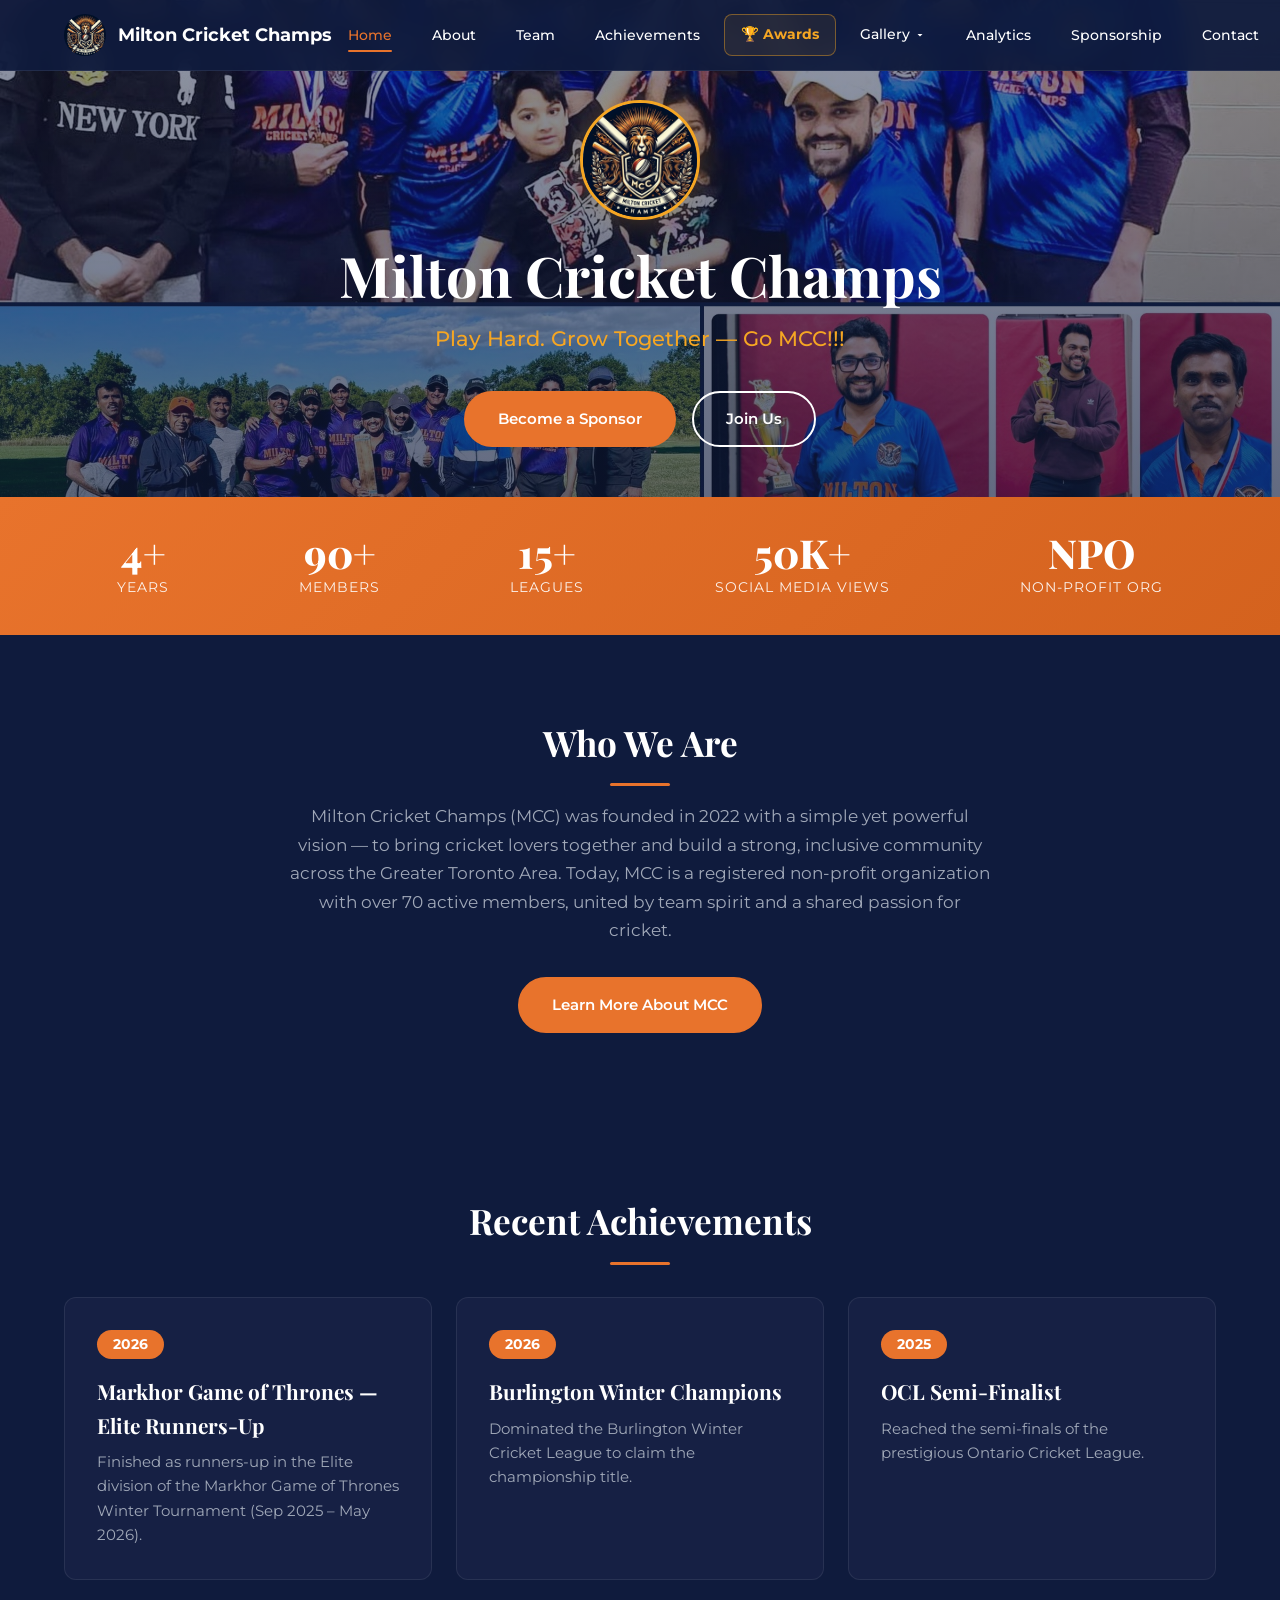
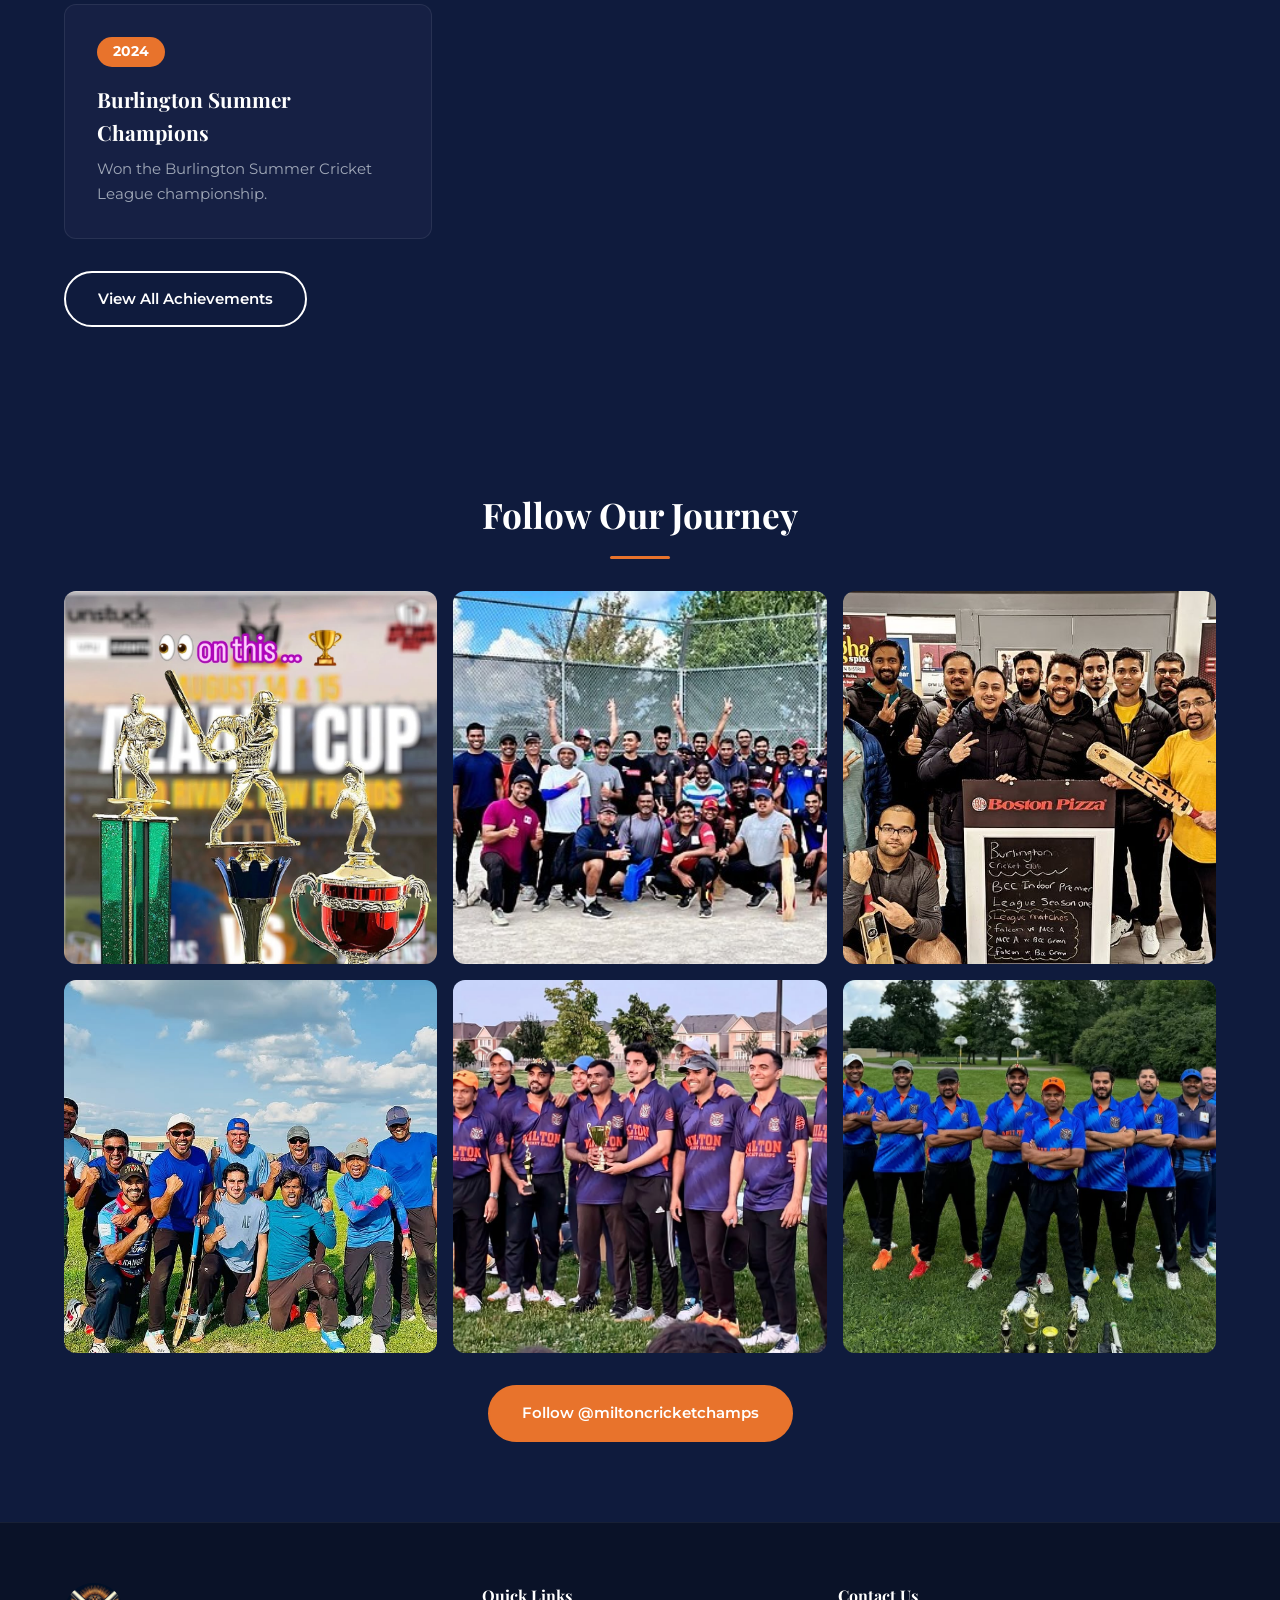
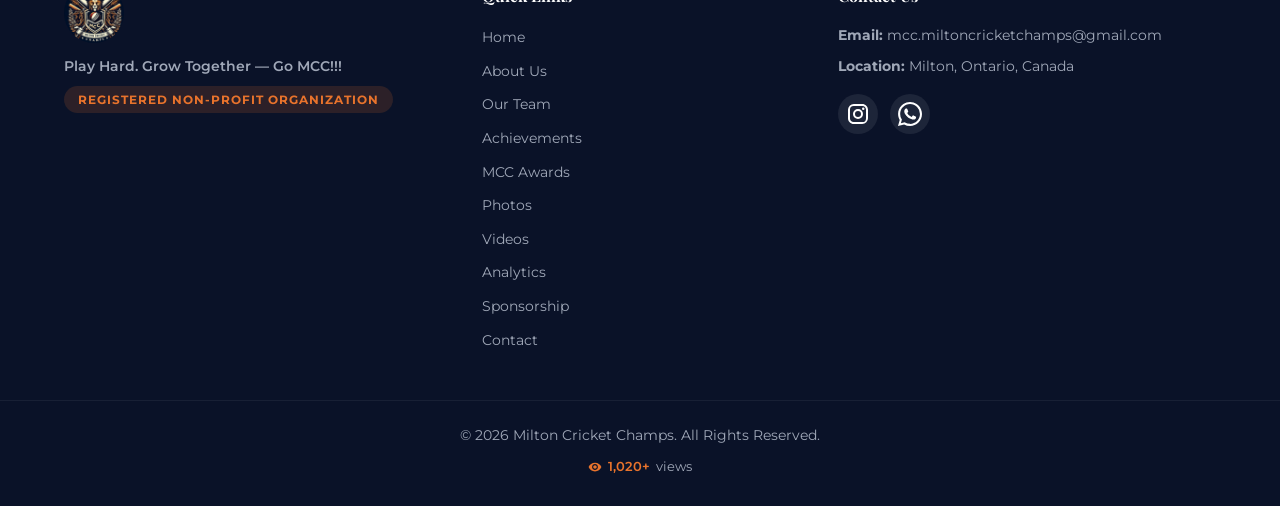
<file: index.html>
<!DOCTYPE html>
<html lang="en">
<head>
  <meta charset="UTF-8">
  <meta name="viewport" content="width=device-width, initial-scale=1.0">
  <meta name="description" content="Milton Cricket Champs (MCC) - Building a strong, inclusive cricket community in the GTA since 2022.">
  <title>Home | Milton Cricket Champs</title>
  <link rel="icon" type="image/jpeg" href="img/logo.jpeg">
  <!-- Open Graph -->
  <meta property="og:title" content="Home | Milton Cricket Champs">
  <meta property="og:description" content="Milton Cricket Champs (MCC) - Building a strong, inclusive cricket community in the GTA since 2022.">
  <meta property="og:image" content="https://mcc-miltoncricketchamps.github.io/img/logo.jpeg">
  <meta property="og:type" content="website">
  <link href="https://fonts.googleapis.com/css2?family=Montserrat:wght@400;500;600;700;800&family=Playfair+Display:wght@700;800&display=swap" rel="stylesheet">
  <link rel="stylesheet" href="css/style.css">
  <!-- Google tag (gtag.js) -->
  <script async src="https://www.googletagmanager.com/gtag/js?id=G-EQ4QYPNRT9"></script>
  <script>
    window.dataLayer = window.dataLayer || [];
    function gtag(){dataLayer.push(arguments);}
    gtag('js', new Date());
    gtag('config', 'G-EQ4QYPNRT9');
  </script>
  <script type="application/ld+json">{
    "@context": "https://schema.org",
    "@type": "SportsOrganization",
    "name": "Milton Cricket Champs",
    "alternateName": "MCC",
    "url": "https://mcc-miltoncricketchamps.github.io",
    "logo": "https://mcc-miltoncricketchamps.github.io/img/logo.jpeg",
    "description": "A registered non-profit cricket organization in Milton, Ontario — building a strong, inclusive cricket community in the GTA since 2022.",
    "sport": "Cricket",
    "location": {
      "@type": "Place",
      "name": "Milton, Ontario",
      "address": {
        "@type": "PostalAddress",
        "addressLocality": "Milton",
        "addressRegion": "Ontario",
        "addressCountry": "CA"
      }
    },
    "email": "mcc.miltoncricketchamps@gmail.com",
    "foundingDate": "2022",
    "nonprofitStatus": "NonprofitType"
  }</script>
</head>
<body>
<nav class="navbar" id="navbar">
  <div class="nav-container">
    <a href="index.html" class="nav-brand">
      <img src="img/logo.jpeg" alt="MCC Logo" class="nav-logo">
      <span>Milton Cricket Champs</span>
    </a>
    <button class="hamburger" id="hamburger" aria-label="Toggle menu">
      <span></span><span></span><span></span>
    </button>
    <ul class="nav-links" id="navLinks">
      <li><a href="index.html" class="active">Home</a></li>
<li><a href="about.html">About</a></li>
<li><a href="team.html">Team</a></li>
<li><a href="achievements.html">Achievements</a></li>
<li class="nav-awards"><a href="awards.html">🏆 Awards</a></li>
<li class="nav-dropdown">
  <a href="#" class="dropdown-toggle">Gallery <svg class="dropdown-arrow" viewBox="0 0 24 24" width="12" height="12"><path fill="currentColor" d="M7 10l5 5 5-5z"/></svg></a>
  <ul class="dropdown-menu">
    <li><a href="gallery.html">Photos</a></li>
    <li><a href="videos.html">Videos</a></li>
  </ul>
</li>
<li><a href="analytics.html">Analytics</a></li>
<li><a href="sponsorship.html">Sponsorship</a></li>
<li><a href="contact.html">Contact</a></li>

    </ul>
  </div>
</nav>
<main>

<!-- Hero -->
<section class="hero" id="hero">
  <div class="hero-bg">
    <img src="img/hero_collage.jpeg" alt="MCC Team Collage">
  </div>
  <div class="hero-overlay"></div>
  <div class="hero-content">
    <img src="img/logo.jpeg" alt="MCC Logo" class="hero-logo">
    <h1>Milton Cricket Champs</h1>
    <p class="hero-motto">Play Hard. Grow Together &mdash; Go MCC!!!</p>
    <div class="hero-cta">
      <a href="sponsorship.html" class="btn btn-primary">Become a Sponsor</a>
      <a href="contact.html" class="btn btn-outline">Join Us</a>
    </div>
  </div>
</section>

<!-- Stats Bar -->
<section class="stats-bar">
  <div class="container">
    <div class="stat-item"><span class="stat-number">4+</span><span class="stat-label">Years</span></div>
    <div class="stat-item"><span class="stat-number">90+</span><span class="stat-label">Members</span></div>
    <div class="stat-item"><span class="stat-number">15+</span><span class="stat-label">Leagues</span></div>
    <div class="stat-item"><span class="stat-number">50K+</span><span class="stat-label">Social Media Views</span></div>
    <div class="stat-item"><span class="stat-number">NPO</span><span class="stat-label">Non-Profit Org</span></div>
  </div>
</section>

<!-- About Preview -->
<section class="section about-preview" id="about-preview">
  <div class="container">
    <h2 class="section-title">Who We Are</h2>
    <p class="section-subtitle">Milton Cricket Champs (MCC) was founded in 2022 with a simple yet powerful vision &mdash; to bring cricket lovers together and build a strong, inclusive community across the Greater Toronto Area. Today, MCC is a registered non-profit organization with over 70 active members, united by team spirit and a shared passion for cricket.</p>
    <a href="about.html" class="btn btn-primary">Learn More About MCC</a>
  </div>
</section>

<!-- Latest Achievements -->
<section class="section achievements-preview">
  <div class="container">
    <h2 class="section-title">Recent Achievements</h2>
    <div class="achievement-cards">
      <div class="achievement-card">
        <div class="achievement-year">2026</div>
        <h3>Markhor Game of Thrones &mdash; Elite Runners-Up</h3>
        <p>Finished as runners-up in the Elite division of the Markhor Game of Thrones Winter Tournament (Sep 2025 &ndash; May 2026).</p>
      </div>
      <div class="achievement-card">
        <div class="achievement-year">2026</div>
        <h3>Burlington Winter Champions</h3>
        <p>Dominated the Burlington Winter Cricket League to claim the championship title.</p>
      </div>
      <div class="achievement-card">
        <div class="achievement-year">2025</div>
        <h3>OCL Semi-Finalist</h3>
        <p>Reached the semi-finals of the prestigious Ontario Cricket League.</p>
      </div>
      <div class="achievement-card">
        <div class="achievement-year">2024</div>
        <h3>Burlington Summer Champions</h3>
        <p>Won the Burlington Summer Cricket League championship.</p>
      </div>
    </div>
    <a href="achievements.html" class="btn btn-outline" style="margin-top:2rem;">View All Achievements</a>
  </div>
</section>

<!-- Instagram Feed -->
<section class="section instagram-section">
  <div class="container">
    <h2 class="section-title">Follow Our Journey</h2>
    <div class="ig-grid">
      <a href="https://www.instagram.com/miltoncricketchamps/" target="_blank" rel="noopener" class="ig-item">
        <img src="img/gallery/ig_1.jpg" alt="MCC Moment" loading="lazy">
      </a>
      <a href="https://www.instagram.com/miltoncricketchamps/" target="_blank" rel="noopener" class="ig-item">
        <img src="img/gallery/ig_2.jpg" alt="MCC Moment" loading="lazy">
      </a>
      <a href="https://www.instagram.com/miltoncricketchamps/" target="_blank" rel="noopener" class="ig-item">
        <img src="img/gallery/ig_3.jpg" alt="MCC Moment" loading="lazy">
      </a>
      <a href="https://www.instagram.com/miltoncricketchamps/" target="_blank" rel="noopener" class="ig-item">
        <img src="img/gallery/ig_4.jpg" alt="MCC Moment" loading="lazy">
      </a>
      <a href="https://www.instagram.com/miltoncricketchamps/" target="_blank" rel="noopener" class="ig-item">
        <img src="img/gallery/ig_5.jpg" alt="MCC Moment" loading="lazy">
      </a>
      <a href="https://www.instagram.com/miltoncricketchamps/" target="_blank" rel="noopener" class="ig-item">
        <img src="img/gallery/ig_6.jpg" alt="MCC Moment" loading="lazy">
      </a>
    </div>
    <a href="https://www.instagram.com/miltoncricketchamps/" target="_blank" rel="noopener" class="btn btn-primary" style="margin-top:2rem;">Follow @miltoncricketchamps</a>
  </div>
</section>

</main>
<footer class="site-footer">
  <div class="footer-container">
    <div class="footer-col footer-brand">
      <img src="img/logo.jpeg" alt="MCC Logo" class="footer-logo">
      <p class="footer-tagline">Play Hard. Grow Together &mdash; Go MCC!!!</p>
      <span class="nfp-badge">Registered Non-Profit Organization</span>
    </div>
    <div class="footer-col">
      <h4>Quick Links</h4>
      <ul>
        <li><a href="index.html">Home</a></li>
        <li><a href="about.html">About Us</a></li>
        <li><a href="team.html">Our Team</a></li>
        <li><a href="achievements.html">Achievements</a></li>
        <li><a href="awards.html">MCC Awards</a></li>
        <li><a href="gallery.html">Photos</a></li>
        <li><a href="videos.html">Videos</a></li>
        <li><a href="analytics.html">Analytics</a></li>
        <li><a href="sponsorship.html">Sponsorship</a></li>
        <li><a href="contact.html">Contact</a></li>
      </ul>
    </div>
    <div class="footer-col">
      <h4>Contact Us</h4>
      <p><strong>Email:</strong> mcc.miltoncricketchamps@gmail.com</p>
      <p><strong>Location:</strong> Milton, Ontario, Canada</p>
      <div class="social-links">
        <a href="https://www.instagram.com/miltoncricketchamps/" target="_blank" rel="noopener" aria-label="Instagram">
          <svg viewBox="0 0 24 24" width="24" height="24"><path fill="currentColor" d="M7.8 2h8.4C19.4 2 22 4.6 22 7.8v8.4a5.8 5.8 0 0 1-5.8 5.8H7.8C4.6 22 2 19.4 2 16.2V7.8A5.8 5.8 0 0 1 7.8 2m-.2 2A3.6 3.6 0 0 0 4 7.6v8.8C4 18.39 5.61 20 7.6 20h8.8a3.6 3.6 0 0 0 3.6-3.6V7.6C20 5.61 18.39 4 16.4 4H7.6m9.65 1.5a1.25 1.25 0 0 1 1.25 1.25A1.25 1.25 0 0 1 17.25 8 1.25 1.25 0 0 1 16 6.75a1.25 1.25 0 0 1 1.25-1.25M12 7a5 5 0 0 1 5 5 5 5 0 0 1-5 5 5 5 0 0 1-5-5 5 5 0 0 1 5-5m0 2a3 3 0 0 0-3 3 3 3 0 0 0 3 3 3 3 0 0 0 3-3 3 3 0 0 0-3-3z"/></svg>
        </a>
        <a href="https://wa.me/16475231638" target="_blank" rel="noopener" class="whatsapp-link" aria-label="WhatsApp">
          <svg viewBox="0 0 24 24" width="24" height="24"><path fill="currentColor" d="M17.47 14.38c-.29-.15-1.72-.85-1.99-.95-.27-.1-.46-.15-.66.15-.2.29-.76.95-.93 1.14-.17.2-.34.22-.63.07-.29-.15-1.22-.45-2.32-1.43-.86-.76-1.44-1.71-1.61-2-.17-.29-.02-.44.13-.59.13-.13.29-.34.44-.51.15-.17.2-.29.29-.48.1-.2.05-.37-.02-.51-.07-.15-.66-1.58-.9-2.17-.24-.56-.48-.49-.66-.5h-.56c-.2 0-.51.07-.78.37-.27.29-1.02 1-1.02 2.44 0 1.44 1.05 2.83 1.19 3.02.15.2 2.06 3.14 4.99 4.41.7.3 1.24.48 1.66.61.7.22 1.34.19 1.84.12.56-.08 1.72-.7 1.96-1.38.24-.68.24-1.26.17-1.38-.07-.12-.27-.2-.56-.34m-5.42 7.4h-.03a9.87 9.87 0 0 1-5.03-1.38l-.36-.21-3.74.98 1-3.65-.24-.37a9.86 9.86 0 0 1-1.51-5.26c0-5.45 4.44-9.89 9.9-9.89 2.64 0 5.12 1.03 6.99 2.9a9.83 9.83 0 0 1 2.9 6.99c0 5.46-4.44 9.9-9.88 9.9m8.41-18.31A11.82 11.82 0 0 0 12.05 0C5.49 0 .09 5.4.09 12.04c0 2.12.56 4.19 1.61 6.01L0 24l6.1-1.6a12.04 12.04 0 0 0 5.95 1.56c6.56 0 11.94-5.4 11.94-12.04 0-3.22-1.24-6.24-3.52-8.52"/></svg>
        </a>
      </div>
    </div>
  </div>
  <div class="footer-bottom">
    <p>&copy; 2026 Milton Cricket Champs. All Rights Reserved.</p>
    <div class="site-views" id="siteViews">
      <svg viewBox="0 0 24 24"><path d="M12 4.5C7 4.5 2.73 7.61 1 12c1.73 4.39 6 7.5 11 7.5s9.27-3.11 11-7.5c-1.73-4.39-6-7.5-11-7.5zM12 17c-2.76 0-5-2.24-5-5s2.24-5 5-5 5 2.24 5 5-2.24 5-5 5zm0-8c-1.66 0-3 1.34-3 3s1.34 3 3 3 3-1.34 3-3-1.34-3-3-3z"/></svg>
      <span class="view-count">-</span> views
    </div>
  </div>
</footer>
<script src="js/main.js"></script>
</body>
</html>
</file>
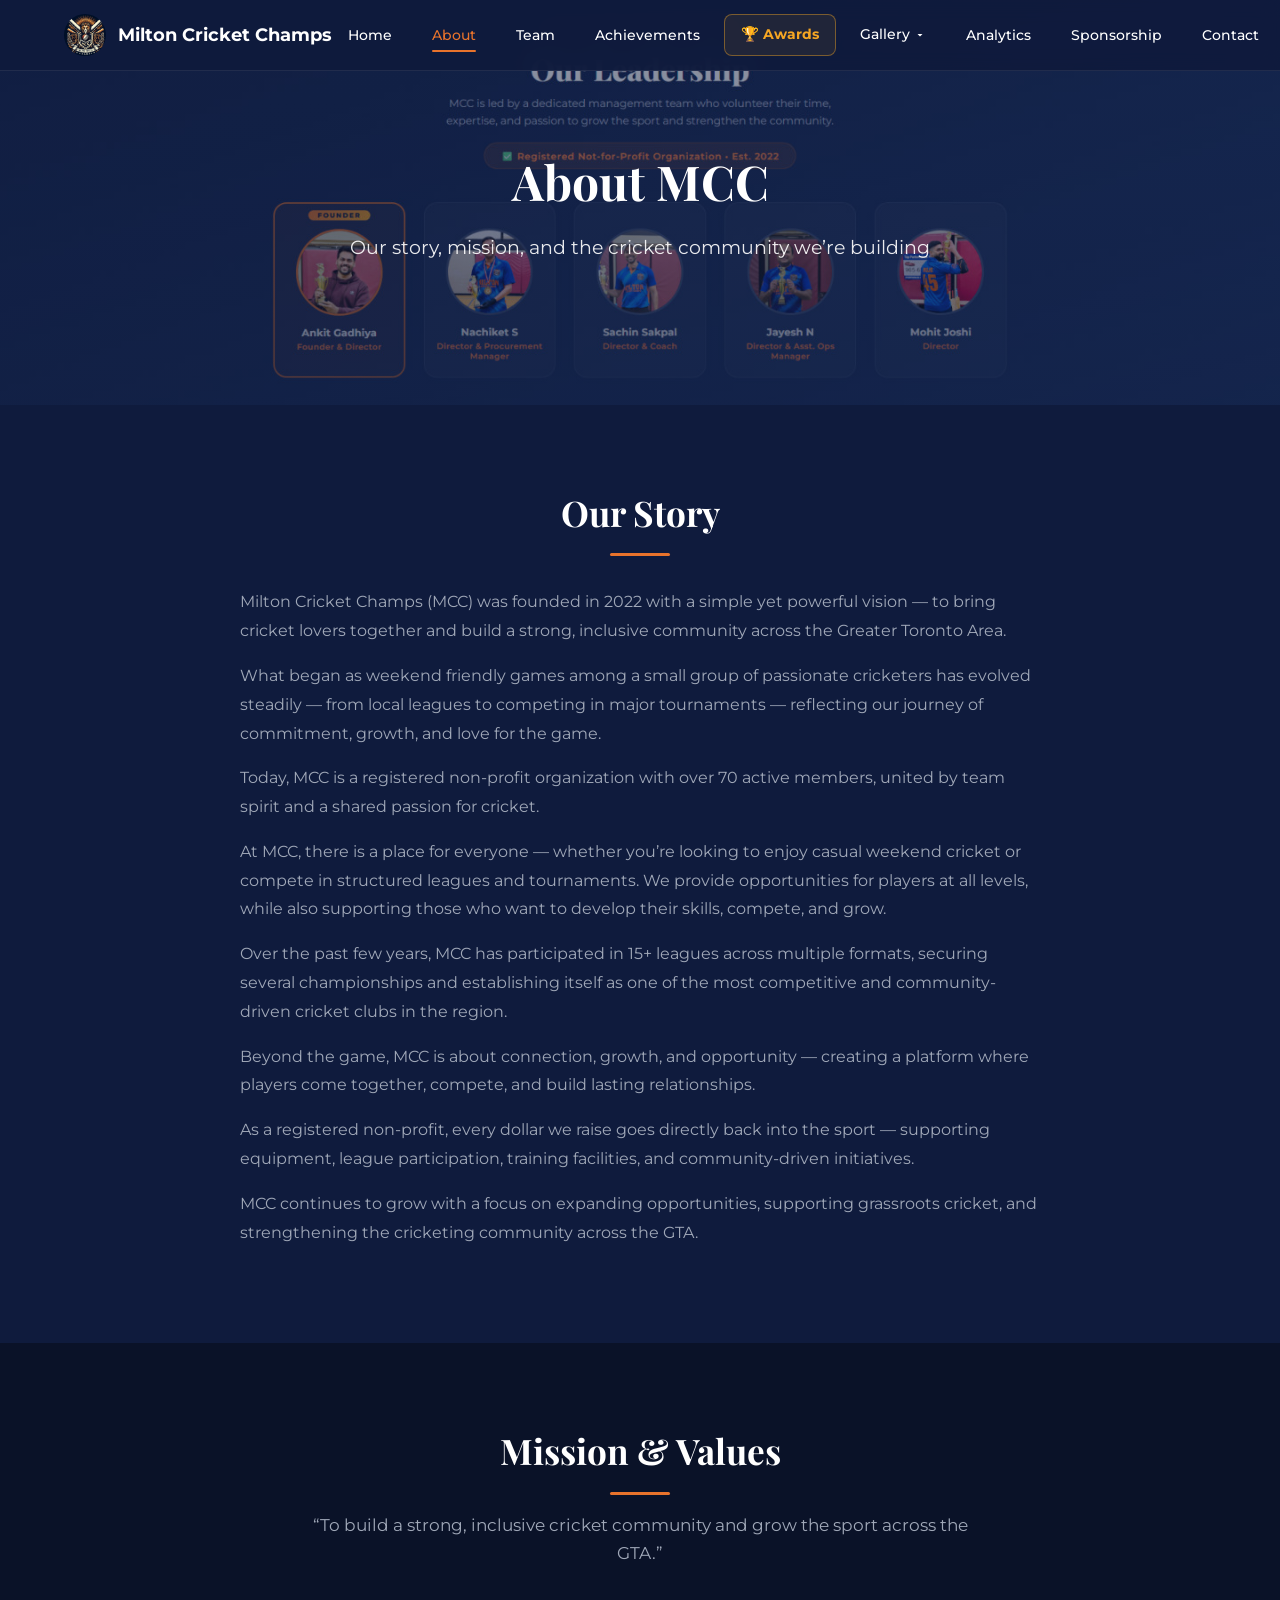
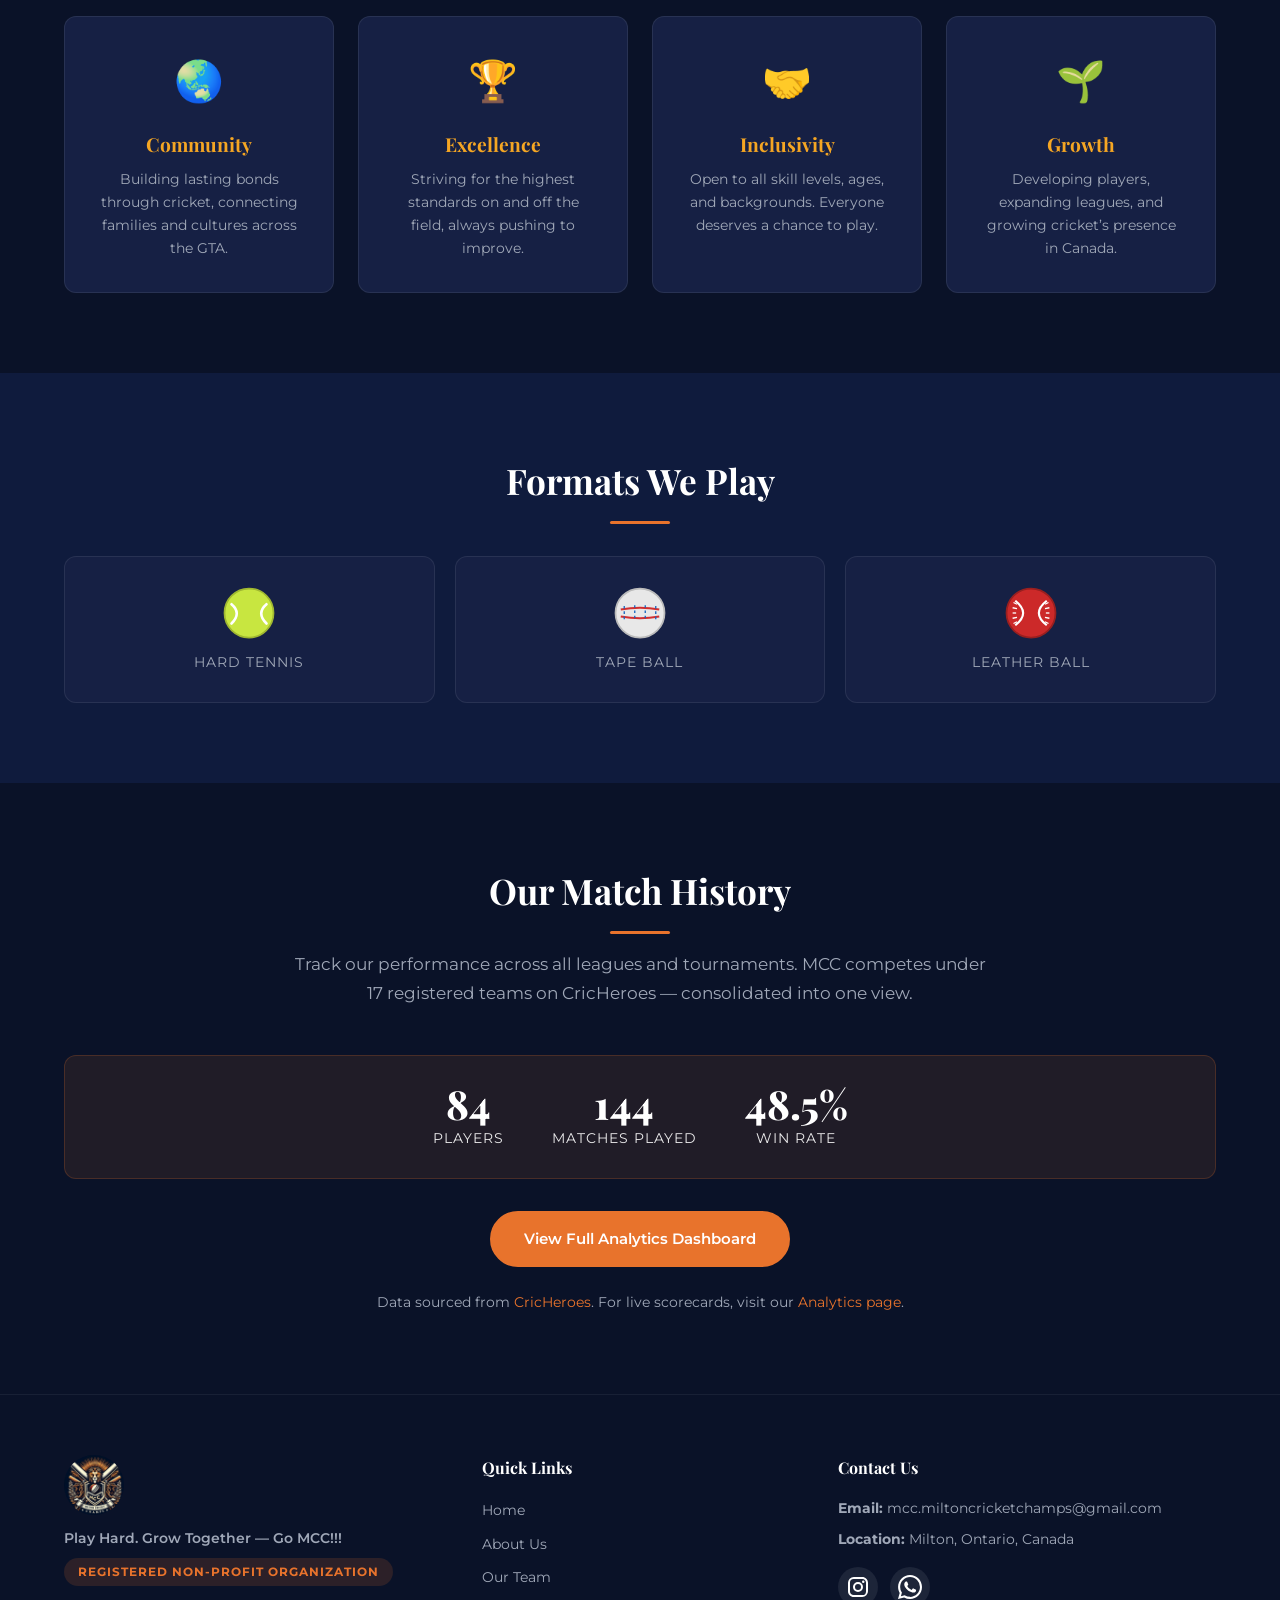
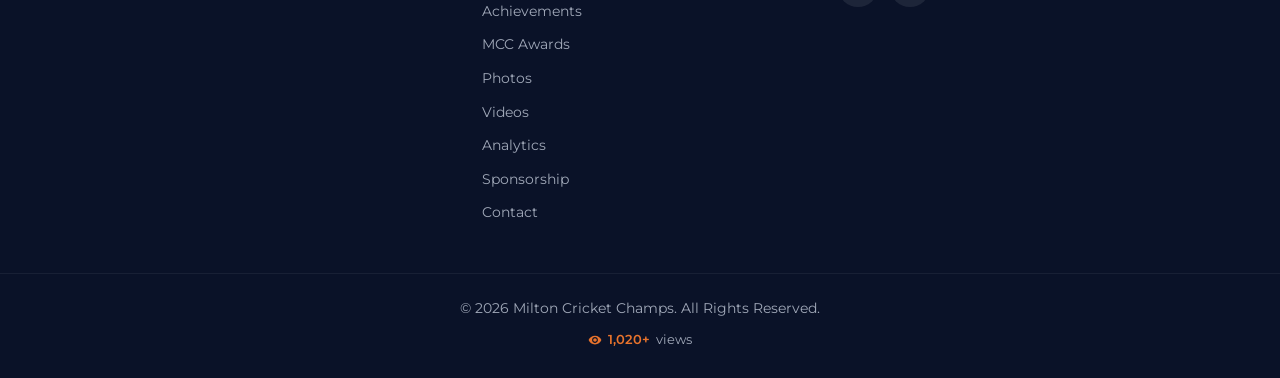
<file: about.html>
<!DOCTYPE html>
<html lang="en">
<head>
  <meta charset="UTF-8">
  <meta name="viewport" content="width=device-width, initial-scale=1.0">
  <meta name="description" content="Learn about Milton Cricket Champs — our story, mission, values, and the cricket formats we play.">
  <title>About | Milton Cricket Champs</title>
  <link rel="icon" type="image/jpeg" href="img/logo.jpeg">
  <!-- Open Graph -->
  <meta property="og:title" content="About | Milton Cricket Champs">
  <meta property="og:description" content="Learn about Milton Cricket Champs — our story, mission, values, and the cricket formats we play.">
  <meta property="og:image" content="https://mcc-miltoncricketchamps.github.io/img/logo.jpeg">
  <meta property="og:type" content="website">
  <link href="https://fonts.googleapis.com/css2?family=Montserrat:wght@400;500;600;700;800&family=Playfair+Display:wght@700;800&display=swap" rel="stylesheet">
  <link rel="stylesheet" href="css/style.css">
  <!-- Google tag (gtag.js) -->
  <script async src="https://www.googletagmanager.com/gtag/js?id=G-EQ4QYPNRT9"></script>
  <script>
    window.dataLayer = window.dataLayer || [];
    function gtag(){dataLayer.push(arguments);}
    gtag('js', new Date());
    gtag('config', 'G-EQ4QYPNRT9');
  </script>
  <script type="application/ld+json">{
    "@context": "https://schema.org",
    "@type": "SportsOrganization",
    "name": "Milton Cricket Champs",
    "alternateName": "MCC",
    "url": "https://mcc-miltoncricketchamps.github.io",
    "logo": "https://mcc-miltoncricketchamps.github.io/img/logo.jpeg",
    "description": "A registered non-profit cricket organization in Milton, Ontario — building a strong, inclusive cricket community in the GTA since 2022.",
    "sport": "Cricket",
    "location": {
      "@type": "Place",
      "name": "Milton, Ontario",
      "address": {
        "@type": "PostalAddress",
        "addressLocality": "Milton",
        "addressRegion": "Ontario",
        "addressCountry": "CA"
      }
    },
    "email": "mcc.miltoncricketchamps@gmail.com",
    "foundingDate": "2022",
    "nonprofitStatus": "NonprofitType"
  }</script>
</head>
<body>
<nav class="navbar" id="navbar">
  <div class="nav-container">
    <a href="index.html" class="nav-brand">
      <img src="img/logo.jpeg" alt="MCC Logo" class="nav-logo">
      <span>Milton Cricket Champs</span>
    </a>
    <button class="hamburger" id="hamburger" aria-label="Toggle menu">
      <span></span><span></span><span></span>
    </button>
    <ul class="nav-links" id="navLinks">
      <li><a href="index.html">Home</a></li>
<li><a href="about.html" class="active">About</a></li>
<li><a href="team.html">Team</a></li>
<li><a href="achievements.html">Achievements</a></li>
<li class="nav-awards"><a href="awards.html">🏆 Awards</a></li>
<li class="nav-dropdown">
  <a href="#" class="dropdown-toggle">Gallery <svg class="dropdown-arrow" viewBox="0 0 24 24" width="12" height="12"><path fill="currentColor" d="M7 10l5 5 5-5z"/></svg></a>
  <ul class="dropdown-menu">
    <li><a href="gallery.html">Photos</a></li>
    <li><a href="videos.html">Videos</a></li>
  </ul>
</li>
<li><a href="analytics.html">Analytics</a></li>
<li><a href="sponsorship.html">Sponsorship</a></li>
<li><a href="contact.html">Contact</a></li>

    </ul>
  </div>
</nav>
<main>

<!-- Hero Banner -->
<section class="page-hero">
  <div class="page-hero-bg">
    <img src="img/gallery/slide_3.jpg" alt="MCC Team">
  </div>
  <div class="hero-overlay"></div>
  <div class="page-hero-content">
    <h1>About MCC</h1>
    <p>Our story, mission, and the cricket community we&rsquo;re building</p>
  </div>
</section>

<!-- Story -->
<section class="section">
  <div class="container">
    <h2 class="section-title">Our Story</h2>
    <div class="story-content">
      <p>Milton Cricket Champs (MCC) was founded in 2022 with a simple yet powerful vision &mdash; to bring cricket lovers together and build a strong, inclusive community across the Greater Toronto Area.</p>
      <p>What began as weekend friendly games among a small group of passionate cricketers has evolved steadily &mdash; from local leagues to competing in major tournaments &mdash; reflecting our journey of commitment, growth, and love for the game.</p>
      <p>Today, MCC is a registered non-profit organization with over 70 active members, united by team spirit and a shared passion for cricket.</p>
      <p>At MCC, there is a place for everyone &mdash; whether you&rsquo;re looking to enjoy casual weekend cricket or compete in structured leagues and tournaments. We provide opportunities for players at all levels, while also supporting those who want to develop their skills, compete, and grow.</p>
      <p>Over the past few years, MCC has participated in 15+ leagues across multiple formats, securing several championships and establishing itself as one of the most competitive and community-driven cricket clubs in the region.</p>
      <p>Beyond the game, MCC is about connection, growth, and opportunity &mdash; creating a platform where players come together, compete, and build lasting relationships.</p>
      <p>As a registered non-profit, every dollar we raise goes directly back into the sport &mdash; supporting equipment, league participation, training facilities, and community-driven initiatives.</p>
      <p>MCC continues to grow with a focus on expanding opportunities, supporting grassroots cricket, and strengthening the cricketing community across the GTA.</p>
    </div>
  </div>
</section>

<!-- Mission & Values -->
<section class="section section-alt">
  <div class="container">
    <h2 class="section-title">Mission &amp; Values</h2>
    <p class="section-subtitle">&ldquo;To build a strong, inclusive cricket community and grow the sport across the GTA.&rdquo;</p>
    <div class="values-grid">
      <div class="value-card">
        <div class="value-icon">&#127759;</div>
        <h3>Community</h3>
        <p>Building lasting bonds through cricket, connecting families and cultures across the GTA.</p>
      </div>
      <div class="value-card">
        <div class="value-icon">&#127942;</div>
        <h3>Excellence</h3>
        <p>Striving for the highest standards on and off the field, always pushing to improve.</p>
      </div>
      <div class="value-card">
        <div class="value-icon">&#129309;</div>
        <h3>Inclusivity</h3>
        <p>Open to all skill levels, ages, and backgrounds. Everyone deserves a chance to play.</p>
      </div>
      <div class="value-card">
        <div class="value-icon">&#127793;</div>
        <h3>Growth</h3>
        <p>Developing players, expanding leagues, and growing cricket&rsquo;s presence in Canada.</p>
      </div>
    </div>
  </div>
</section>

<!-- Formats -->
<section class="section">
  <div class="container">
    <h2 class="section-title">Formats We Play</h2>
    <div class="formats-grid">
      <div class="format-card"><span class="format-icon"><svg viewBox="0 0 64 64" width="56" height="56"><circle cx="32" cy="32" r="28" fill="#c8e640" stroke="#a0b830" stroke-width="2"/><path d="M12 22 Q24 32 12 44" fill="none" stroke="#fff" stroke-width="3" stroke-linecap="round"/><path d="M52 22 Q40 32 52 44" fill="none" stroke="#fff" stroke-width="3" stroke-linecap="round"/></svg></span><span class="format-name">Hard Tennis</span></div>
      <div class="format-card"><span class="format-icon"><svg viewBox="0 0 64 64" width="56" height="56"><circle cx="32" cy="32" r="28" fill="#e8e8e8" stroke="#bbb" stroke-width="2"/><path d="M10 28 Q32 24 54 28" fill="none" stroke="#d32f2f" stroke-width="2.5"/><path d="M10 36 Q32 40 54 36" fill="none" stroke="#d32f2f" stroke-width="2.5"/><path d="M14 24 L14 40" fill="none" stroke="#1565c0" stroke-width="1.5" stroke-dasharray="3 3"/><path d="M26 23 L26 41" fill="none" stroke="#1565c0" stroke-width="1.5" stroke-dasharray="3 3"/><path d="M38 23 L38 41" fill="none" stroke="#1565c0" stroke-width="1.5" stroke-dasharray="3 3"/><path d="M50 24 L50 40" fill="none" stroke="#1565c0" stroke-width="1.5" stroke-dasharray="3 3"/></svg></span><span class="format-name">Tape Ball</span></div>
      <div class="format-card"><span class="format-icon"><svg viewBox="0 0 64 64" width="56" height="56"><circle cx="32" cy="32" r="28" fill="#cc2929" stroke="#991f1f" stroke-width="2"/><path d="M14 18 Q32 32 14 46" fill="none" stroke="#fff" stroke-width="2.5"/><path d="M50 18 Q32 32 50 46" fill="none" stroke="#fff" stroke-width="2.5"/><line x1="12" y1="20" x2="16" y2="22" stroke="#fff" stroke-width="1.5"/><line x1="11" y1="26" x2="16" y2="27" stroke="#fff" stroke-width="1.5"/><line x1="11" y1="32" x2="15" y2="32" stroke="#fff" stroke-width="1.5"/><line x1="11" y1="38" x2="16" y2="37" stroke="#fff" stroke-width="1.5"/><line x1="12" y1="44" x2="16" y2="42" stroke="#fff" stroke-width="1.5"/><line x1="52" y1="20" x2="48" y2="22" stroke="#fff" stroke-width="1.5"/><line x1="53" y1="26" x2="48" y2="27" stroke="#fff" stroke-width="1.5"/><line x1="53" y1="32" x2="49" y2="32" stroke="#fff" stroke-width="1.5"/><line x1="53" y1="38" x2="48" y2="37" stroke="#fff" stroke-width="1.5"/><line x1="52" y1="44" x2="48" y2="42" stroke="#fff" stroke-width="1.5"/></svg></span><span class="format-name">Leather Ball</span></div>
    </div>
  </div>
</section>

<!-- CricHeroes -->
<section class="section section-alt">
  <div class="container cricheroes-section">
    <h2 class="section-title">Our Match History</h2>
    <p class="section-subtitle">Track our performance across all leagues and tournaments. MCC competes under 17 registered teams on CricHeroes &mdash; consolidated into one view.</p>

    <div class="cricheroes-aggregate">
      <div class="stat-item"><span class="stat-number">84</span><span class="stat-label">Players</span></div>
      <div class="stat-item"><span class="stat-number">144</span><span class="stat-label">Matches Played</span></div>
      <div class="stat-item"><span class="stat-number">48.5%</span><span class="stat-label">Win Rate</span></div>
    </div>

    <div style="text-align:center; margin-top:32px;">
      <a href="analytics.html" class="btn btn-primary">View Full Analytics Dashboard</a>
    </div>

    <p class="cricheroes-note" style="margin-top:24px;">Data sourced from <a href="https://cricheroes.com" target="_blank" rel="noopener">CricHeroes</a>. For live scorecards, visit our <a href="analytics.html">Analytics page</a>.</p>
  </div>
</section>

</main>
<footer class="site-footer">
  <div class="footer-container">
    <div class="footer-col footer-brand">
      <img src="img/logo.jpeg" alt="MCC Logo" class="footer-logo">
      <p class="footer-tagline">Play Hard. Grow Together &mdash; Go MCC!!!</p>
      <span class="nfp-badge">Registered Non-Profit Organization</span>
    </div>
    <div class="footer-col">
      <h4>Quick Links</h4>
      <ul>
        <li><a href="index.html">Home</a></li>
        <li><a href="about.html">About Us</a></li>
        <li><a href="team.html">Our Team</a></li>
        <li><a href="achievements.html">Achievements</a></li>
        <li><a href="awards.html">MCC Awards</a></li>
        <li><a href="gallery.html">Photos</a></li>
        <li><a href="videos.html">Videos</a></li>
        <li><a href="analytics.html">Analytics</a></li>
        <li><a href="sponsorship.html">Sponsorship</a></li>
        <li><a href="contact.html">Contact</a></li>
      </ul>
    </div>
    <div class="footer-col">
      <h4>Contact Us</h4>
      <p><strong>Email:</strong> mcc.miltoncricketchamps@gmail.com</p>
      <p><strong>Location:</strong> Milton, Ontario, Canada</p>
      <div class="social-links">
        <a href="https://www.instagram.com/miltoncricketchamps/" target="_blank" rel="noopener" aria-label="Instagram">
          <svg viewBox="0 0 24 24" width="24" height="24"><path fill="currentColor" d="M7.8 2h8.4C19.4 2 22 4.6 22 7.8v8.4a5.8 5.8 0 0 1-5.8 5.8H7.8C4.6 22 2 19.4 2 16.2V7.8A5.8 5.8 0 0 1 7.8 2m-.2 2A3.6 3.6 0 0 0 4 7.6v8.8C4 18.39 5.61 20 7.6 20h8.8a3.6 3.6 0 0 0 3.6-3.6V7.6C20 5.61 18.39 4 16.4 4H7.6m9.65 1.5a1.25 1.25 0 0 1 1.25 1.25A1.25 1.25 0 0 1 17.25 8 1.25 1.25 0 0 1 16 6.75a1.25 1.25 0 0 1 1.25-1.25M12 7a5 5 0 0 1 5 5 5 5 0 0 1-5 5 5 5 0 0 1-5-5 5 5 0 0 1 5-5m0 2a3 3 0 0 0-3 3 3 3 0 0 0 3 3 3 3 0 0 0 3-3 3 3 0 0 0-3-3z"/></svg>
        </a>
        <a href="https://wa.me/16475231638" target="_blank" rel="noopener" class="whatsapp-link" aria-label="WhatsApp">
          <svg viewBox="0 0 24 24" width="24" height="24"><path fill="currentColor" d="M17.47 14.38c-.29-.15-1.72-.85-1.99-.95-.27-.1-.46-.15-.66.15-.2.29-.76.95-.93 1.14-.17.2-.34.22-.63.07-.29-.15-1.22-.45-2.32-1.43-.86-.76-1.44-1.71-1.61-2-.17-.29-.02-.44.13-.59.13-.13.29-.34.44-.51.15-.17.2-.29.29-.48.1-.2.05-.37-.02-.51-.07-.15-.66-1.58-.9-2.17-.24-.56-.48-.49-.66-.5h-.56c-.2 0-.51.07-.78.37-.27.29-1.02 1-1.02 2.44 0 1.44 1.05 2.83 1.19 3.02.15.2 2.06 3.14 4.99 4.41.7.3 1.24.48 1.66.61.7.22 1.34.19 1.84.12.56-.08 1.72-.7 1.96-1.38.24-.68.24-1.26.17-1.38-.07-.12-.27-.2-.56-.34m-5.42 7.4h-.03a9.87 9.87 0 0 1-5.03-1.38l-.36-.21-3.74.98 1-3.65-.24-.37a9.86 9.86 0 0 1-1.51-5.26c0-5.45 4.44-9.89 9.9-9.89 2.64 0 5.12 1.03 6.99 2.9a9.83 9.83 0 0 1 2.9 6.99c0 5.46-4.44 9.9-9.88 9.9m8.41-18.31A11.82 11.82 0 0 0 12.05 0C5.49 0 .09 5.4.09 12.04c0 2.12.56 4.19 1.61 6.01L0 24l6.1-1.6a12.04 12.04 0 0 0 5.95 1.56c6.56 0 11.94-5.4 11.94-12.04 0-3.22-1.24-6.24-3.52-8.52"/></svg>
        </a>
      </div>
    </div>
  </div>
  <div class="footer-bottom">
    <p>&copy; 2026 Milton Cricket Champs. All Rights Reserved.</p>
    <div class="site-views" id="siteViews">
      <svg viewBox="0 0 24 24"><path d="M12 4.5C7 4.5 2.73 7.61 1 12c1.73 4.39 6 7.5 11 7.5s9.27-3.11 11-7.5c-1.73-4.39-6-7.5-11-7.5zM12 17c-2.76 0-5-2.24-5-5s2.24-5 5-5 5 2.24 5 5-2.24 5-5 5zm0-8c-1.66 0-3 1.34-3 3s1.34 3 3 3 3-1.34 3-3-1.34-3-3-3z"/></svg>
      <span class="view-count">-</span> views
    </div>
  </div>
</footer>
<script src="js/main.js"></script>
</body>
</html>
</file>
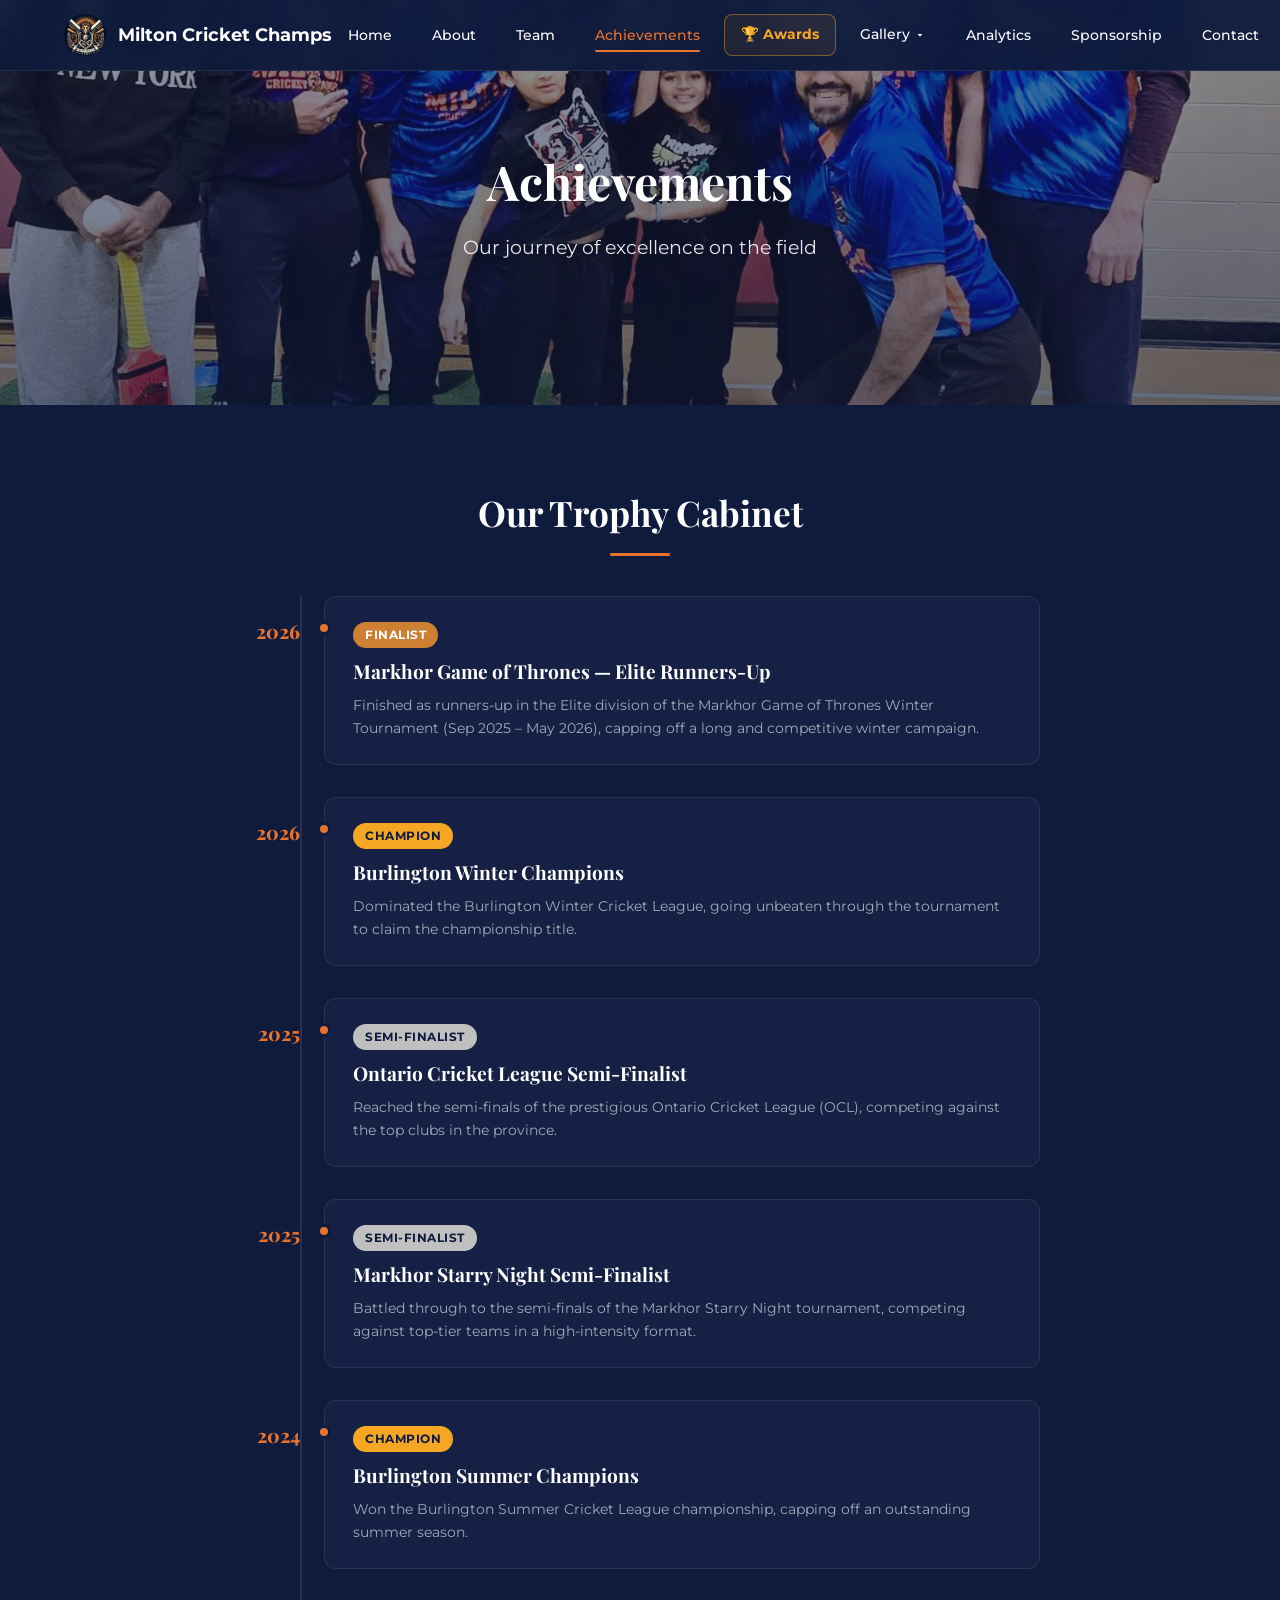
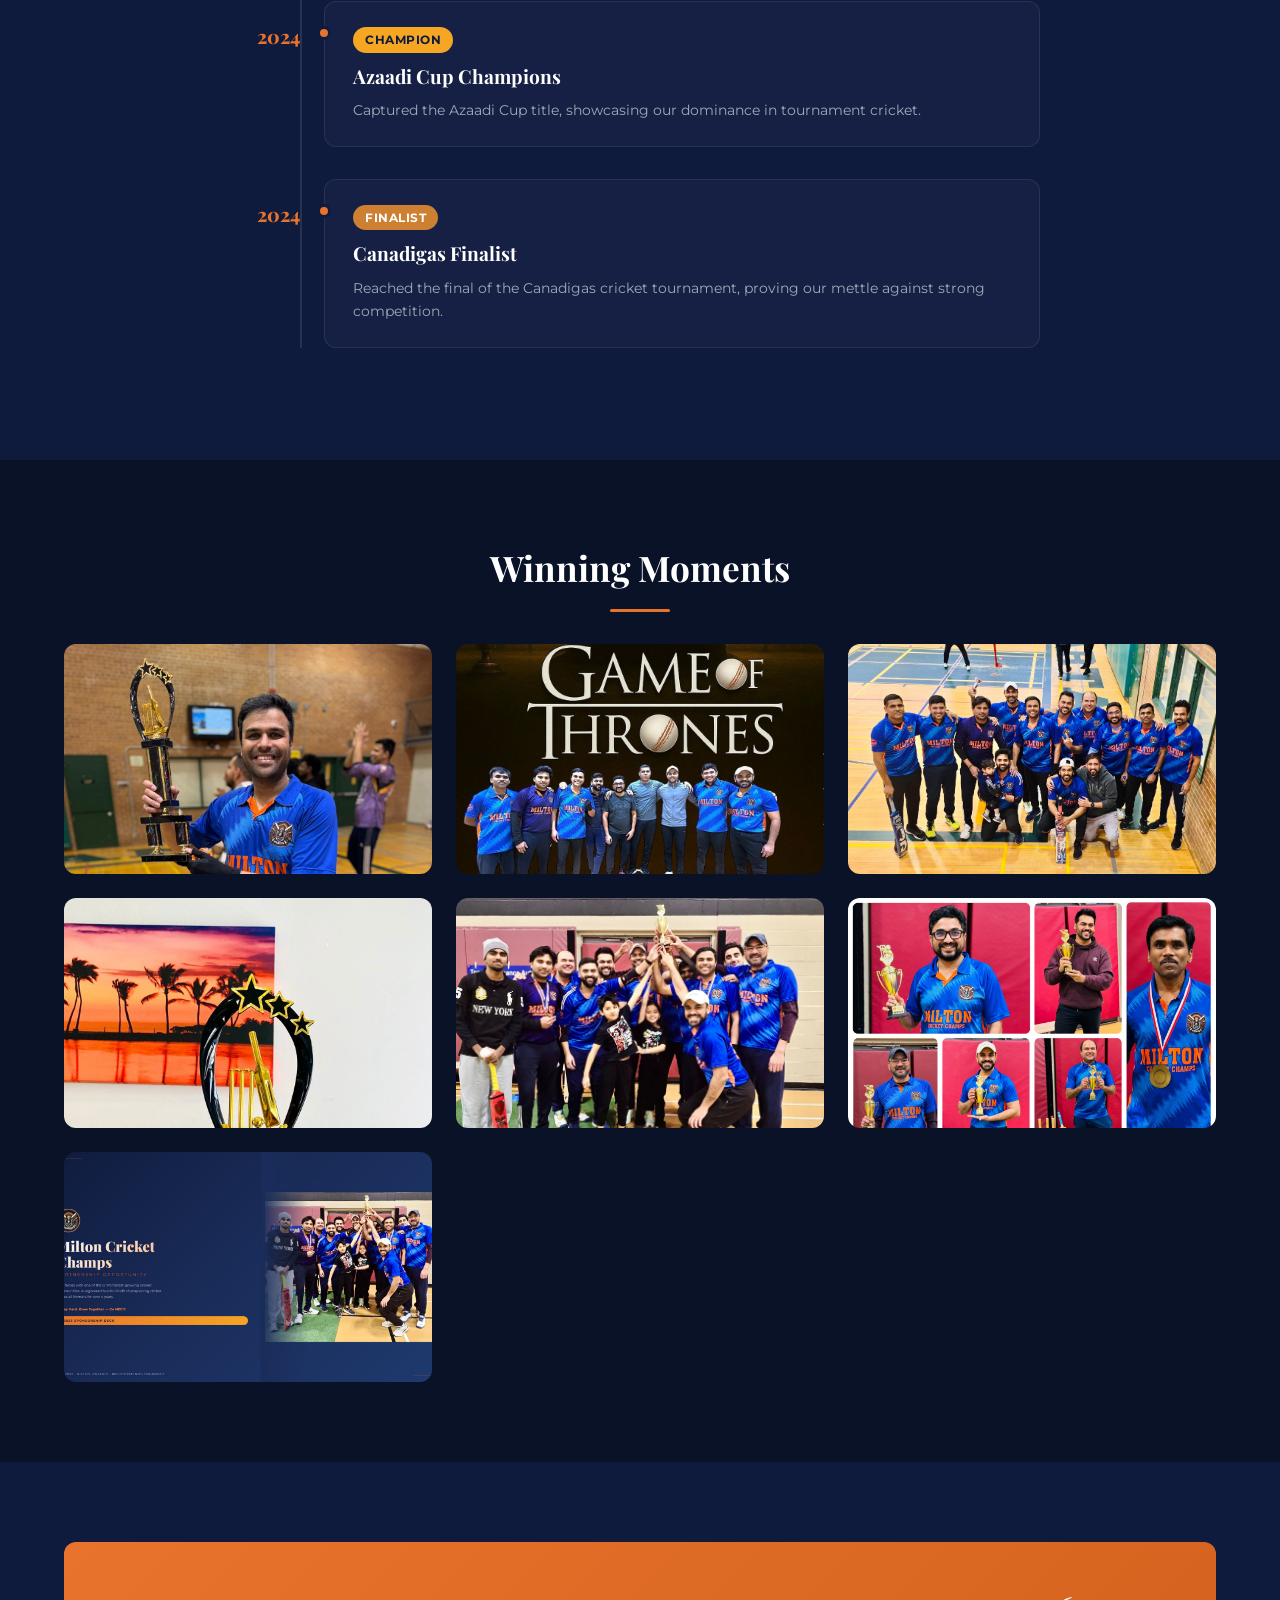
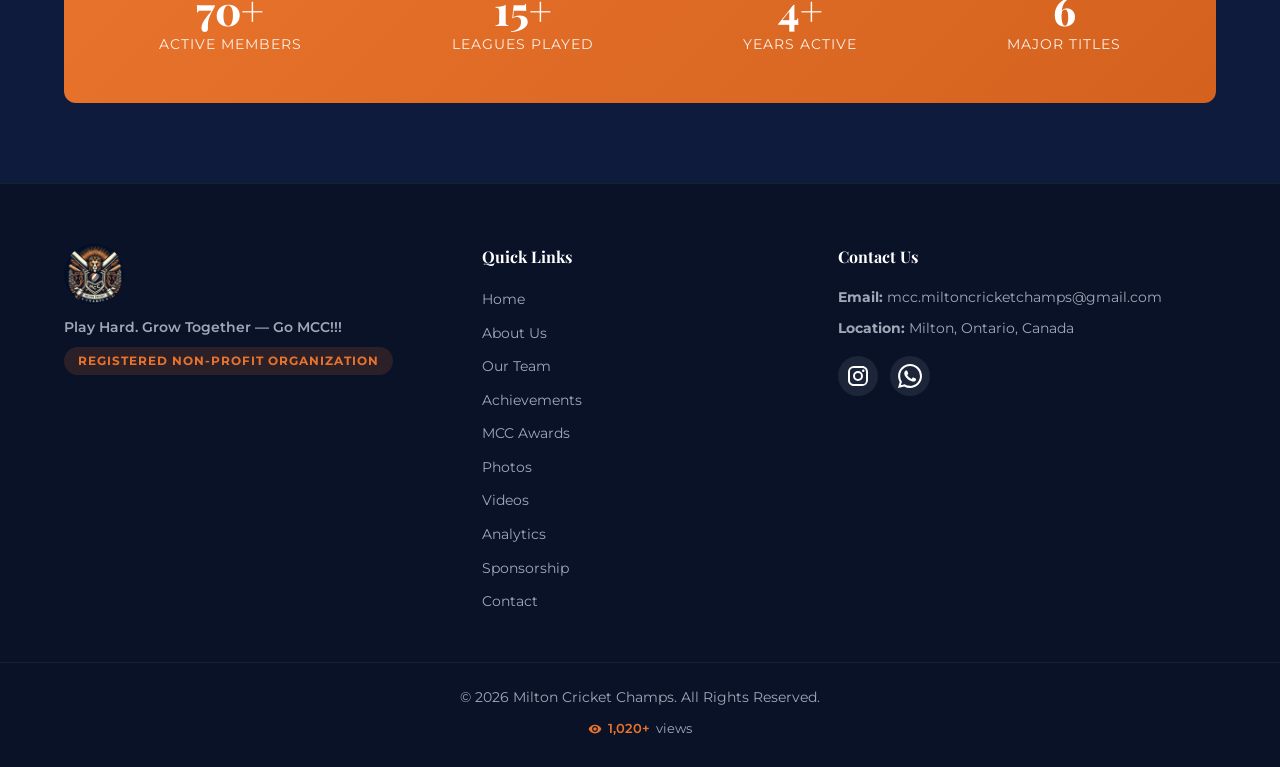
<file: achievements.html>
<!DOCTYPE html>
<html lang="en">
<head>
  <meta charset="UTF-8">
  <meta name="viewport" content="width=device-width, initial-scale=1.0">
  <meta name="description" content="Explore Milton Cricket Champs achievements — championships, tournament wins, and milestones.">
  <title>Achievements | Milton Cricket Champs</title>
  <link rel="icon" type="image/jpeg" href="img/logo.jpeg">
  <!-- Open Graph -->
  <meta property="og:title" content="Achievements | Milton Cricket Champs">
  <meta property="og:description" content="Explore Milton Cricket Champs achievements — championships, tournament wins, and milestones.">
  <meta property="og:image" content="https://mcc-miltoncricketchamps.github.io/img/logo.jpeg">
  <meta property="og:type" content="website">
  <link href="https://fonts.googleapis.com/css2?family=Montserrat:wght@400;500;600;700;800&family=Playfair+Display:wght@700;800&display=swap" rel="stylesheet">
  <link rel="stylesheet" href="css/style.css">
  <!-- Google tag (gtag.js) -->
  <script async src="https://www.googletagmanager.com/gtag/js?id=G-EQ4QYPNRT9"></script>
  <script>
    window.dataLayer = window.dataLayer || [];
    function gtag(){dataLayer.push(arguments);}
    gtag('js', new Date());
    gtag('config', 'G-EQ4QYPNRT9');
  </script>
  <script type="application/ld+json">{
    "@context": "https://schema.org",
    "@type": "SportsOrganization",
    "name": "Milton Cricket Champs",
    "alternateName": "MCC",
    "url": "https://mcc-miltoncricketchamps.github.io",
    "logo": "https://mcc-miltoncricketchamps.github.io/img/logo.jpeg",
    "description": "A registered non-profit cricket organization in Milton, Ontario — building a strong, inclusive cricket community in the GTA since 2022.",
    "sport": "Cricket",
    "location": {
      "@type": "Place",
      "name": "Milton, Ontario",
      "address": {
        "@type": "PostalAddress",
        "addressLocality": "Milton",
        "addressRegion": "Ontario",
        "addressCountry": "CA"
      }
    },
    "email": "mcc.miltoncricketchamps@gmail.com",
    "foundingDate": "2022",
    "nonprofitStatus": "NonprofitType"
  }</script>
</head>
<body>
<nav class="navbar" id="navbar">
  <div class="nav-container">
    <a href="index.html" class="nav-brand">
      <img src="img/logo.jpeg" alt="MCC Logo" class="nav-logo">
      <span>Milton Cricket Champs</span>
    </a>
    <button class="hamburger" id="hamburger" aria-label="Toggle menu">
      <span></span><span></span><span></span>
    </button>
    <ul class="nav-links" id="navLinks">
      <li><a href="index.html">Home</a></li>
<li><a href="about.html">About</a></li>
<li><a href="team.html">Team</a></li>
<li><a href="achievements.html" class="active">Achievements</a></li>
<li class="nav-awards"><a href="awards.html">🏆 Awards</a></li>
<li class="nav-dropdown">
  <a href="#" class="dropdown-toggle">Gallery <svg class="dropdown-arrow" viewBox="0 0 24 24" width="12" height="12"><path fill="currentColor" d="M7 10l5 5 5-5z"/></svg></a>
  <ul class="dropdown-menu">
    <li><a href="gallery.html">Photos</a></li>
    <li><a href="videos.html">Videos</a></li>
  </ul>
</li>
<li><a href="analytics.html">Analytics</a></li>
<li><a href="sponsorship.html">Sponsorship</a></li>
<li><a href="contact.html">Contact</a></li>

    </ul>
  </div>
</nav>
<main>

<!-- Hero Banner -->
<section class="page-hero">
  <div class="page-hero-bg">
    <img src="img/hero.jpeg" alt="MCC Champions">
  </div>
  <div class="hero-overlay"></div>
  <div class="page-hero-content">
    <h1>Achievements</h1>
    <p>Our journey of excellence on the field</p>
  </div>
</section>

<!-- Timeline -->
<section class="section">
  <div class="container">
    <h2 class="section-title">Our Trophy Cabinet</h2>
    <div class="timeline">
      
      <div class="timeline-card">
        <div class="timeline-year">2026</div>
        <div class="timeline-body">
          <span class="timeline-badge badge-finalist">Finalist</span>
          <h3>Markhor Game of Thrones — Elite Runners-Up</h3>
          <p>Finished as runners-up in the Elite division of the Markhor Game of Thrones Winter Tournament (Sep 2025 – May 2026), capping off a long and competitive winter campaign.</p>
        </div>
      </div>
      <div class="timeline-card">
        <div class="timeline-year">2026</div>
        <div class="timeline-body">
          <span class="timeline-badge badge-champion">Champion</span>
          <h3>Burlington Winter Champions</h3>
          <p>Dominated the Burlington Winter Cricket League, going unbeaten through the tournament to claim the championship title.</p>
        </div>
      </div>
      <div class="timeline-card">
        <div class="timeline-year">2025</div>
        <div class="timeline-body">
          <span class="timeline-badge badge-semifinal">Semi-Finalist</span>
          <h3>Ontario Cricket League Semi-Finalist</h3>
          <p>Reached the semi-finals of the prestigious Ontario Cricket League (OCL), competing against the top clubs in the province.</p>
        </div>
      </div>
      <div class="timeline-card">
        <div class="timeline-year">2025</div>
        <div class="timeline-body">
          <span class="timeline-badge badge-semifinal">Semi-Finalist</span>
          <h3>Markhor Starry Night Semi-Finalist</h3>
          <p>Battled through to the semi-finals of the Markhor Starry Night tournament, competing against top-tier teams in a high-intensity format.</p>
        </div>
      </div>
      <div class="timeline-card">
        <div class="timeline-year">2024</div>
        <div class="timeline-body">
          <span class="timeline-badge badge-champion">Champion</span>
          <h3>Burlington Summer Champions</h3>
          <p>Won the Burlington Summer Cricket League championship, capping off an outstanding summer season.</p>
        </div>
      </div>
      <div class="timeline-card">
        <div class="timeline-year">2024</div>
        <div class="timeline-body">
          <span class="timeline-badge badge-champion">Champion</span>
          <h3>Azaadi Cup Champions</h3>
          <p>Captured the Azaadi Cup title, showcasing our dominance in tournament cricket.</p>
        </div>
      </div>
      <div class="timeline-card">
        <div class="timeline-year">2024</div>
        <div class="timeline-body">
          <span class="timeline-badge badge-finalist">Finalist</span>
          <h3>Canadigas Finalist</h3>
          <p>Reached the final of the Canadigas cricket tournament, proving our mettle against strong competition.</p>
        </div>
      </div>
    </div>
  </div>
</section>

<!-- Trophy Gallery -->
<section class="section section-alt">
  <div class="container">
    <h2 class="section-title">Winning Moments</h2>
    <div class="trophy-gallery">
      <div class="trophy-img"><img src="img/achievements/got2026_trophy_hero.jpeg" alt="Markhor Game of Thrones 2026 — Runners-Up Trophy" loading="lazy"></div>
      <div class="trophy-img"><img src="img/achievements/got2026_team_logo.jpeg" alt="MCC at Markhor Game of Thrones 2026" loading="lazy"></div>
      <div class="trophy-img"><img src="img/achievements/got2026_celebration.jpeg" alt="MCC celebrating Game of Thrones finals" loading="lazy"></div>
      <div class="trophy-img"><img src="img/achievements/got2026_trophy.jpeg" alt="Game of Thrones Runners-Up trophy" loading="lazy"></div>
      <div class="trophy-img"><img src="img/achievements/winning2026.jpeg" alt="2026 Champions" loading="lazy"></div>
      <div class="trophy-img"><img src="img/achievements/collage.jpeg" alt="MCC Collage" loading="lazy"></div>
      <div class="trophy-img"><img src="img/gallery/slide_1.jpg" alt="MCC Trophy" loading="lazy"></div>
    </div>
  </div>
</section>

<!-- Stats -->
<section class="section">
  <div class="container">
    <div class="stats-recap">
      <div class="stat-item"><span class="stat-number">70+</span><span class="stat-label">Active Members</span></div>
      <div class="stat-item"><span class="stat-number">15+</span><span class="stat-label">Leagues Played</span></div>
      <div class="stat-item"><span class="stat-number">4+</span><span class="stat-label">Years Active</span></div>
      <div class="stat-item"><span class="stat-number">6</span><span class="stat-label">Major Titles</span></div>
    </div>
  </div>
</section>

</main>
<footer class="site-footer">
  <div class="footer-container">
    <div class="footer-col footer-brand">
      <img src="img/logo.jpeg" alt="MCC Logo" class="footer-logo">
      <p class="footer-tagline">Play Hard. Grow Together &mdash; Go MCC!!!</p>
      <span class="nfp-badge">Registered Non-Profit Organization</span>
    </div>
    <div class="footer-col">
      <h4>Quick Links</h4>
      <ul>
        <li><a href="index.html">Home</a></li>
        <li><a href="about.html">About Us</a></li>
        <li><a href="team.html">Our Team</a></li>
        <li><a href="achievements.html">Achievements</a></li>
        <li><a href="awards.html">MCC Awards</a></li>
        <li><a href="gallery.html">Photos</a></li>
        <li><a href="videos.html">Videos</a></li>
        <li><a href="analytics.html">Analytics</a></li>
        <li><a href="sponsorship.html">Sponsorship</a></li>
        <li><a href="contact.html">Contact</a></li>
      </ul>
    </div>
    <div class="footer-col">
      <h4>Contact Us</h4>
      <p><strong>Email:</strong> mcc.miltoncricketchamps@gmail.com</p>
      <p><strong>Location:</strong> Milton, Ontario, Canada</p>
      <div class="social-links">
        <a href="https://www.instagram.com/miltoncricketchamps/" target="_blank" rel="noopener" aria-label="Instagram">
          <svg viewBox="0 0 24 24" width="24" height="24"><path fill="currentColor" d="M7.8 2h8.4C19.4 2 22 4.6 22 7.8v8.4a5.8 5.8 0 0 1-5.8 5.8H7.8C4.6 22 2 19.4 2 16.2V7.8A5.8 5.8 0 0 1 7.8 2m-.2 2A3.6 3.6 0 0 0 4 7.6v8.8C4 18.39 5.61 20 7.6 20h8.8a3.6 3.6 0 0 0 3.6-3.6V7.6C20 5.61 18.39 4 16.4 4H7.6m9.65 1.5a1.25 1.25 0 0 1 1.25 1.25A1.25 1.25 0 0 1 17.25 8 1.25 1.25 0 0 1 16 6.75a1.25 1.25 0 0 1 1.25-1.25M12 7a5 5 0 0 1 5 5 5 5 0 0 1-5 5 5 5 0 0 1-5-5 5 5 0 0 1 5-5m0 2a3 3 0 0 0-3 3 3 3 0 0 0 3 3 3 3 0 0 0 3-3 3 3 0 0 0-3-3z"/></svg>
        </a>
        <a href="https://wa.me/16475231638" target="_blank" rel="noopener" class="whatsapp-link" aria-label="WhatsApp">
          <svg viewBox="0 0 24 24" width="24" height="24"><path fill="currentColor" d="M17.47 14.38c-.29-.15-1.72-.85-1.99-.95-.27-.1-.46-.15-.66.15-.2.29-.76.95-.93 1.14-.17.2-.34.22-.63.07-.29-.15-1.22-.45-2.32-1.43-.86-.76-1.44-1.71-1.61-2-.17-.29-.02-.44.13-.59.13-.13.29-.34.44-.51.15-.17.2-.29.29-.48.1-.2.05-.37-.02-.51-.07-.15-.66-1.58-.9-2.17-.24-.56-.48-.49-.66-.5h-.56c-.2 0-.51.07-.78.37-.27.29-1.02 1-1.02 2.44 0 1.44 1.05 2.83 1.19 3.02.15.2 2.06 3.14 4.99 4.41.7.3 1.24.48 1.66.61.7.22 1.34.19 1.84.12.56-.08 1.72-.7 1.96-1.38.24-.68.24-1.26.17-1.38-.07-.12-.27-.2-.56-.34m-5.42 7.4h-.03a9.87 9.87 0 0 1-5.03-1.38l-.36-.21-3.74.98 1-3.65-.24-.37a9.86 9.86 0 0 1-1.51-5.26c0-5.45 4.44-9.89 9.9-9.89 2.64 0 5.12 1.03 6.99 2.9a9.83 9.83 0 0 1 2.9 6.99c0 5.46-4.44 9.9-9.88 9.9m8.41-18.31A11.82 11.82 0 0 0 12.05 0C5.49 0 .09 5.4.09 12.04c0 2.12.56 4.19 1.61 6.01L0 24l6.1-1.6a12.04 12.04 0 0 0 5.95 1.56c6.56 0 11.94-5.4 11.94-12.04 0-3.22-1.24-6.24-3.52-8.52"/></svg>
        </a>
      </div>
    </div>
  </div>
  <div class="footer-bottom">
    <p>&copy; 2026 Milton Cricket Champs. All Rights Reserved.</p>
    <div class="site-views" id="siteViews">
      <svg viewBox="0 0 24 24"><path d="M12 4.5C7 4.5 2.73 7.61 1 12c1.73 4.39 6 7.5 11 7.5s9.27-3.11 11-7.5c-1.73-4.39-6-7.5-11-7.5zM12 17c-2.76 0-5-2.24-5-5s2.24-5 5-5 5 2.24 5 5-2.24 5-5 5zm0-8c-1.66 0-3 1.34-3 3s1.34 3 3 3 3-1.34 3-3-1.34-3-3-3z"/></svg>
      <span class="view-count">-</span> views
    </div>
  </div>
</footer>
<script src="js/main.js"></script>
</body>
</html>
</file>
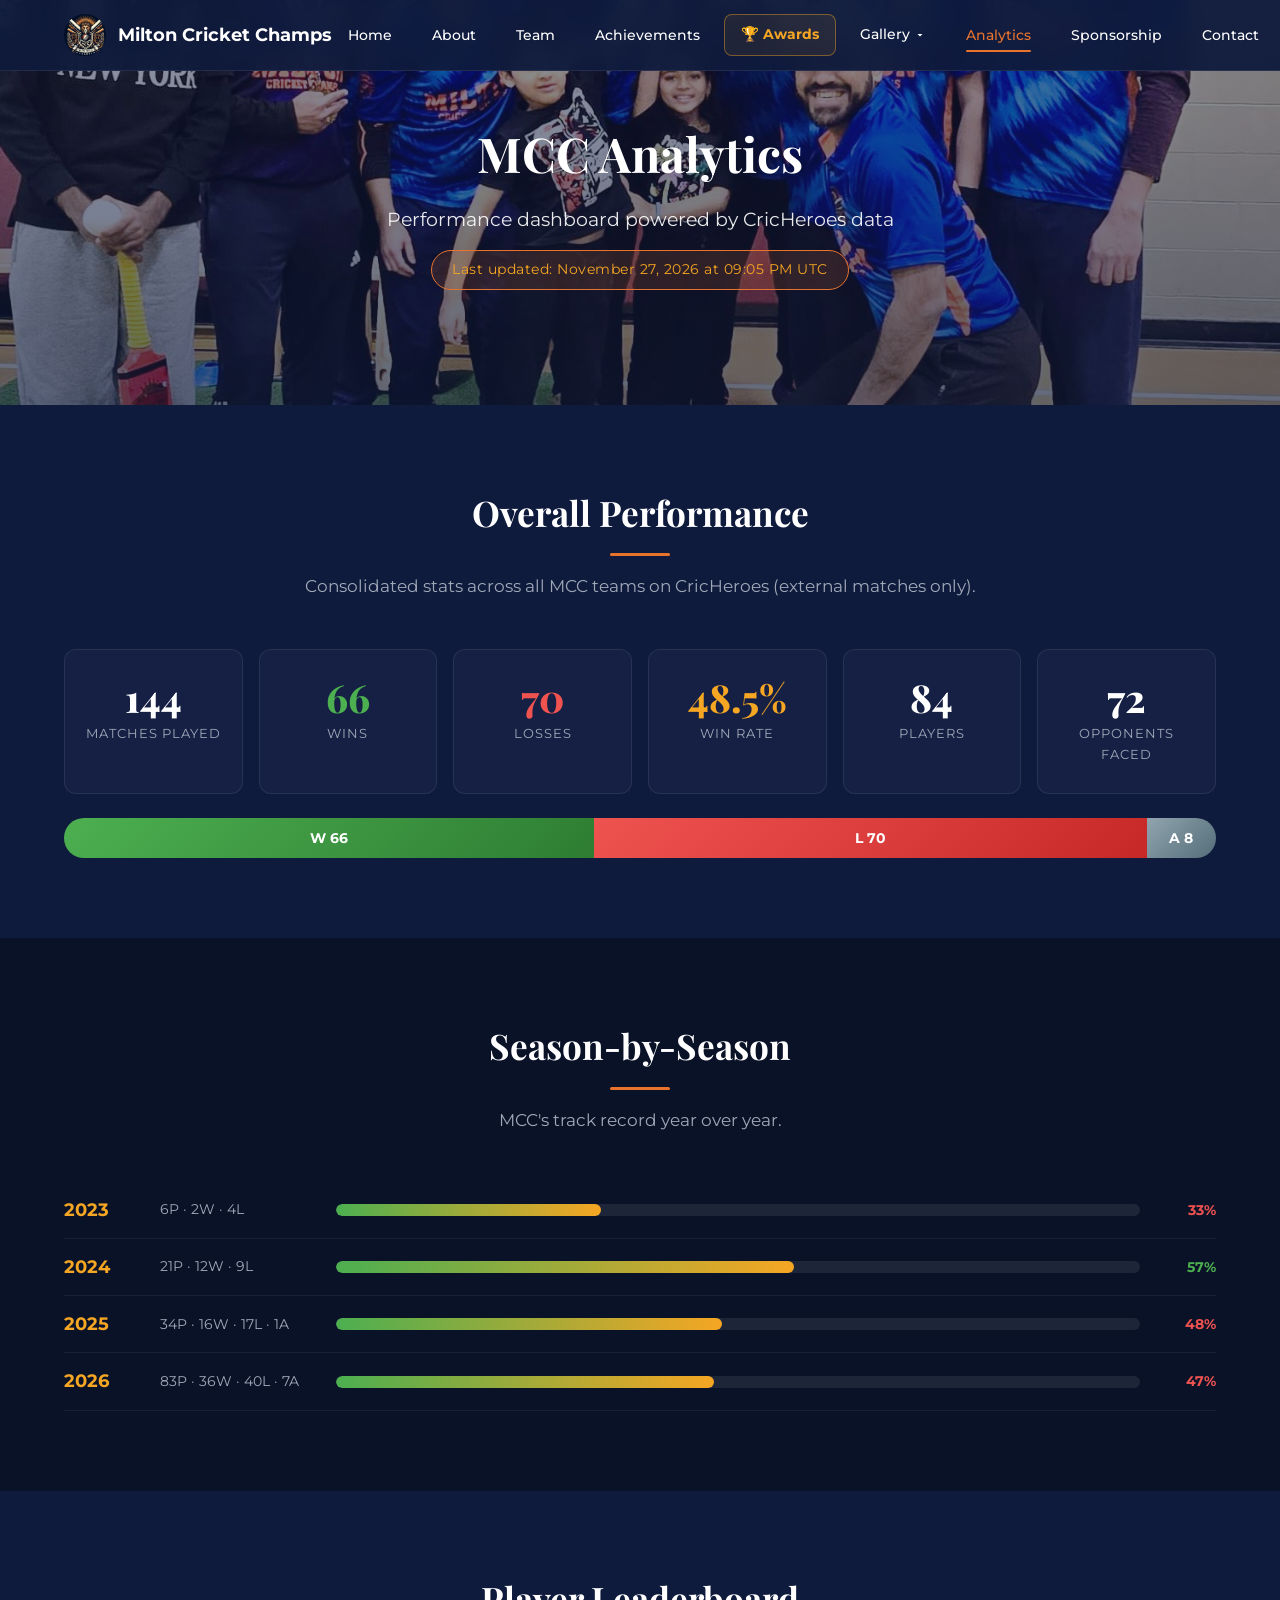
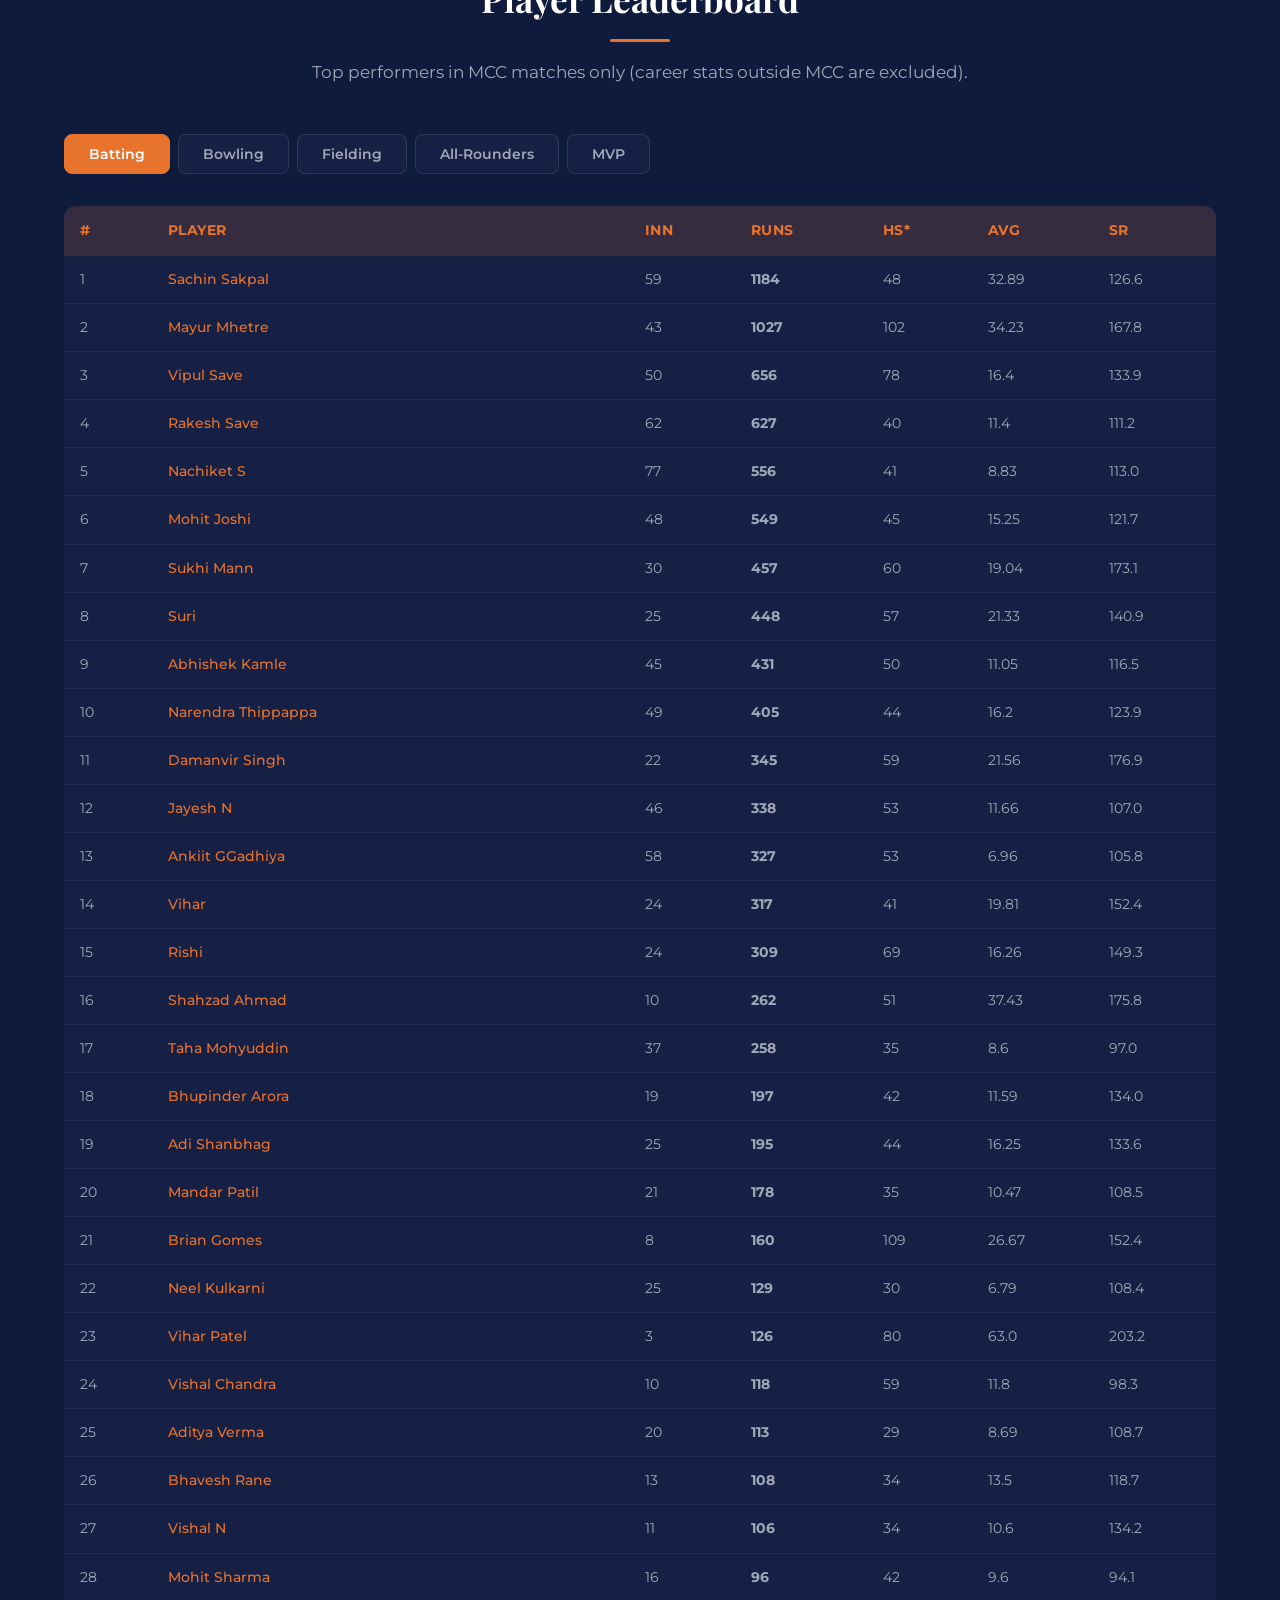
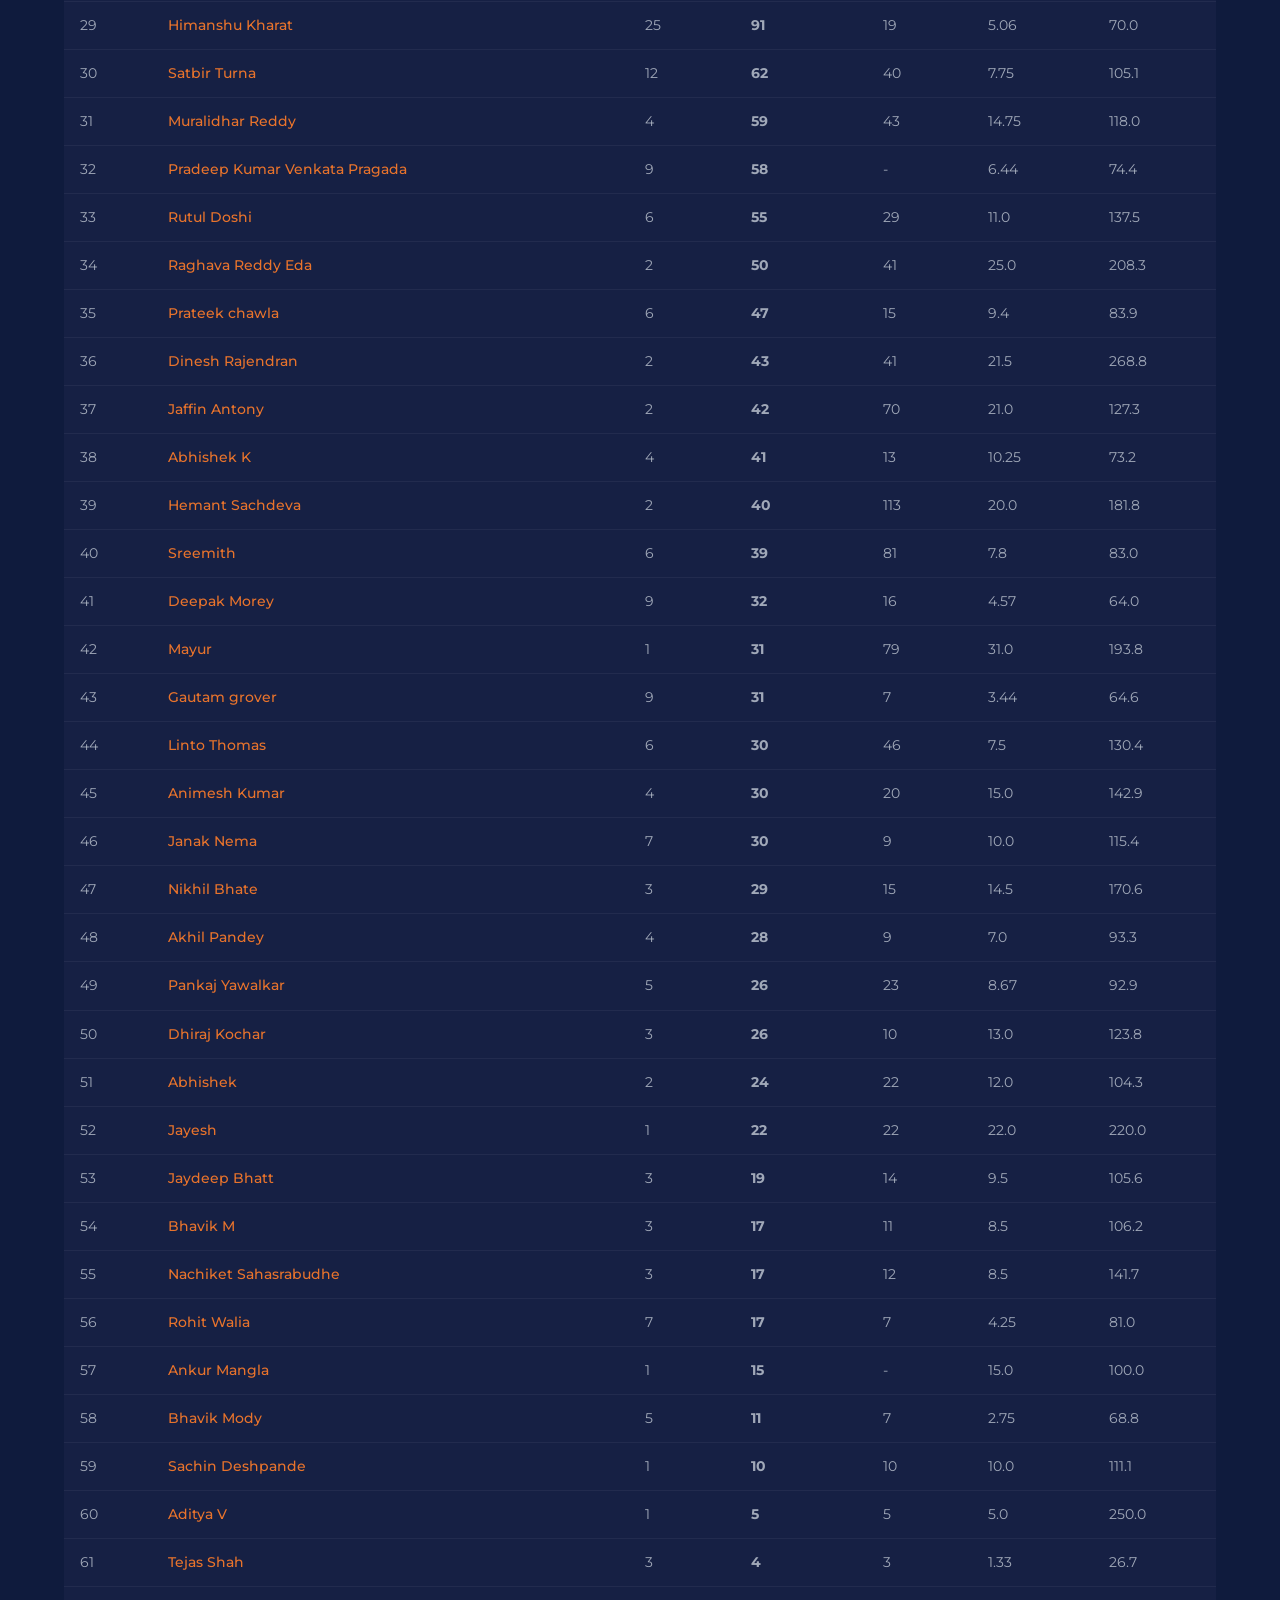
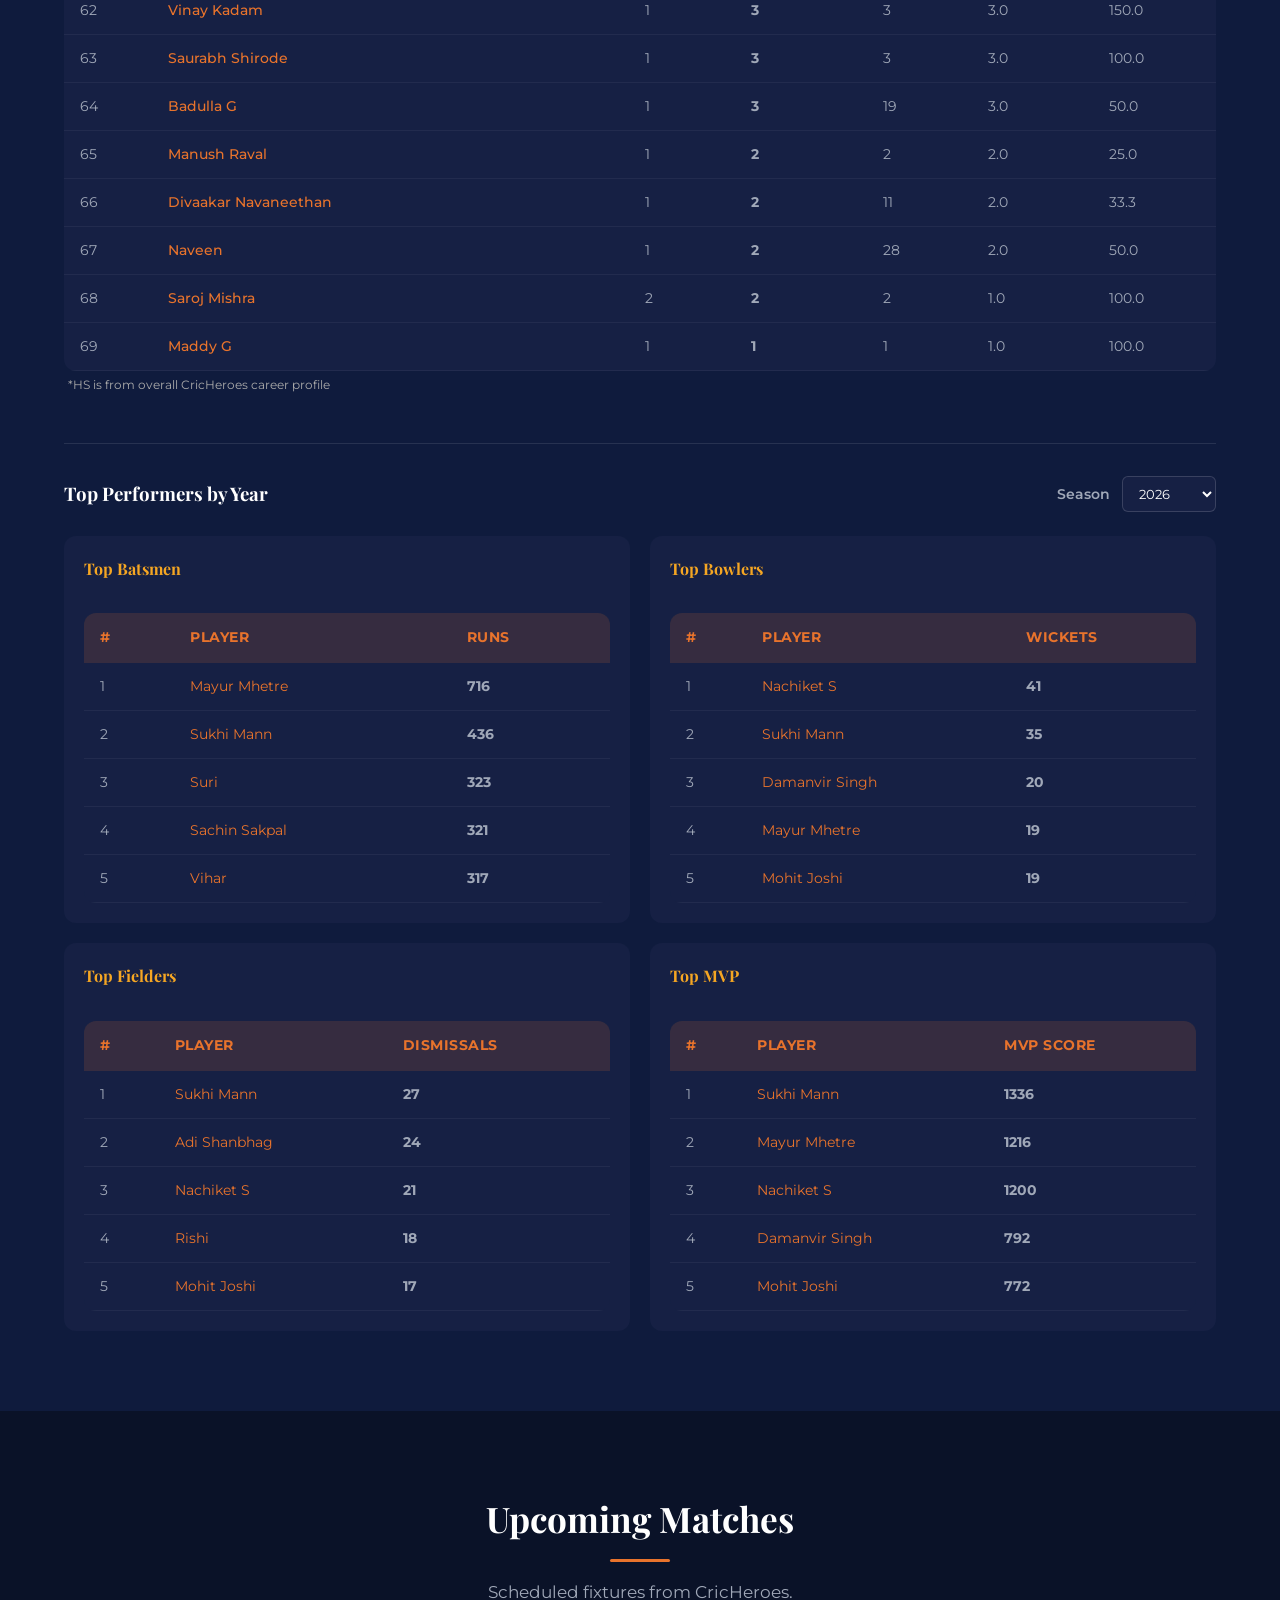
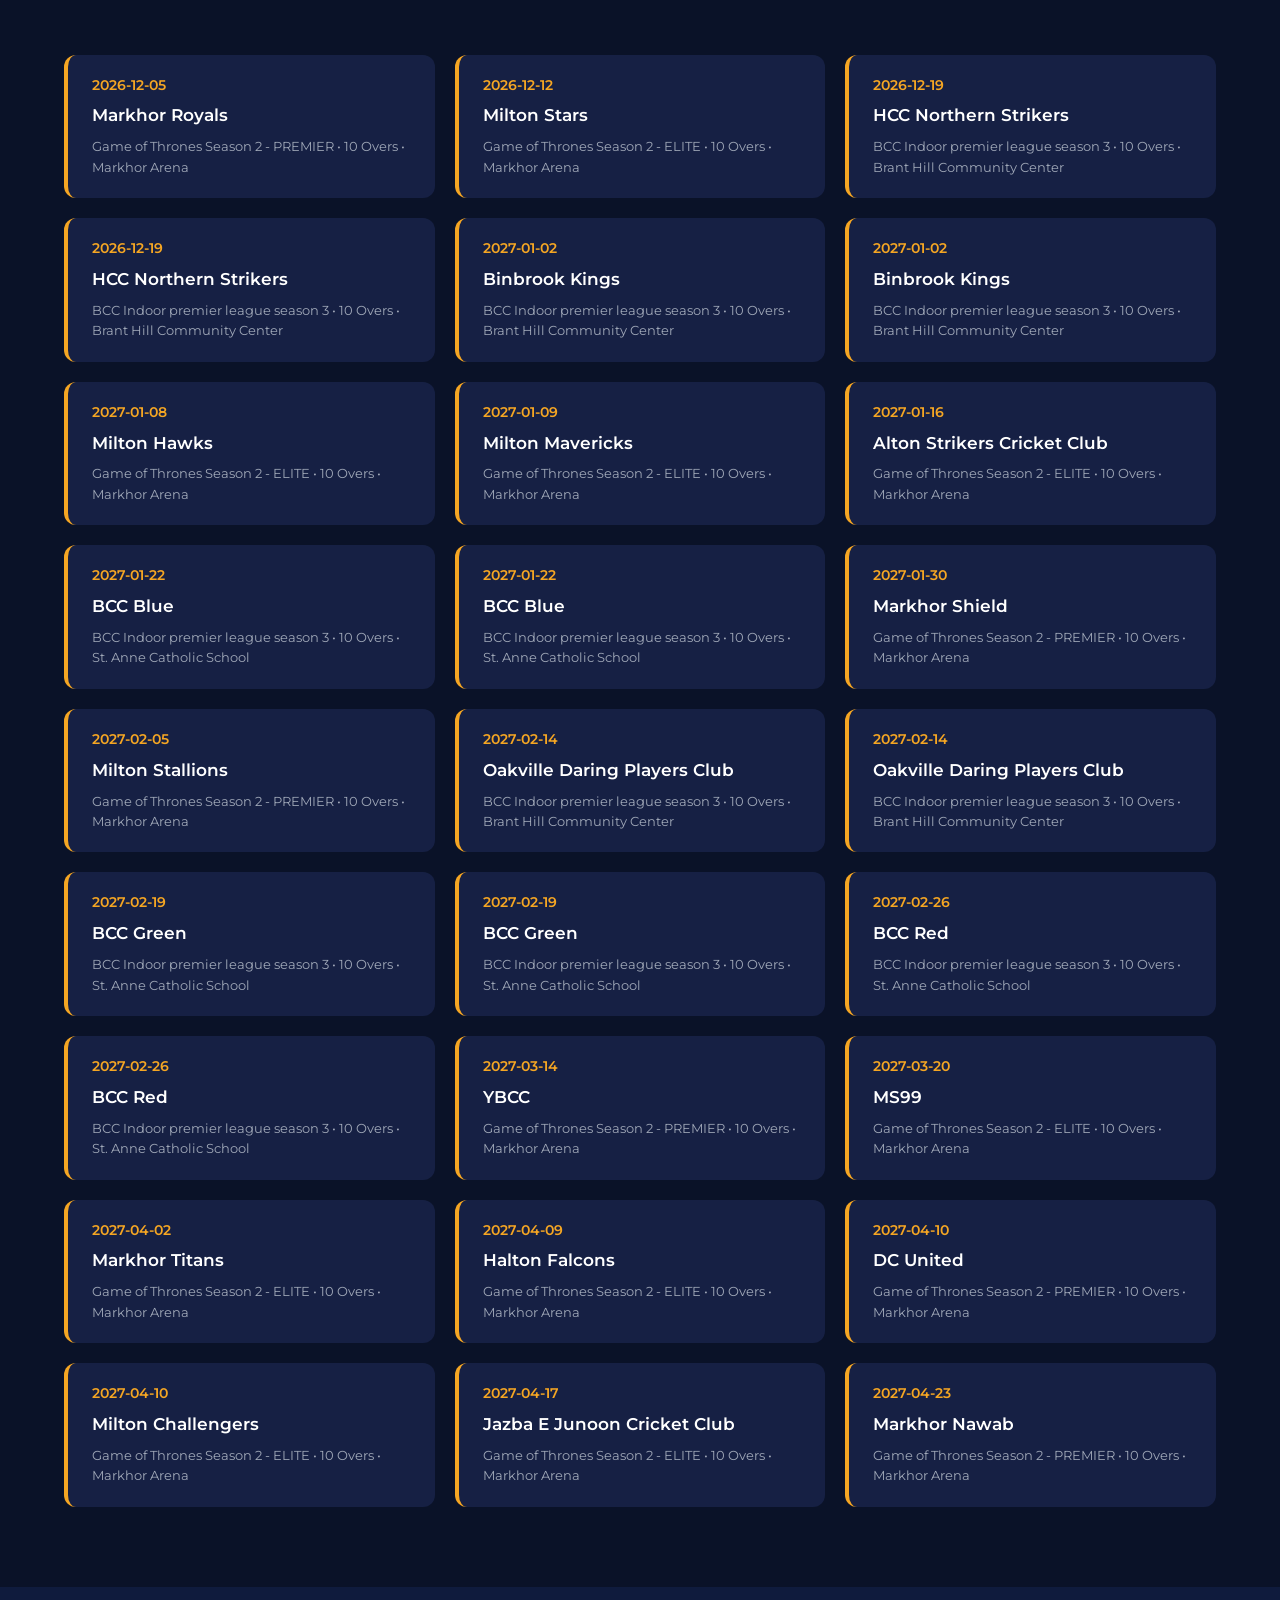
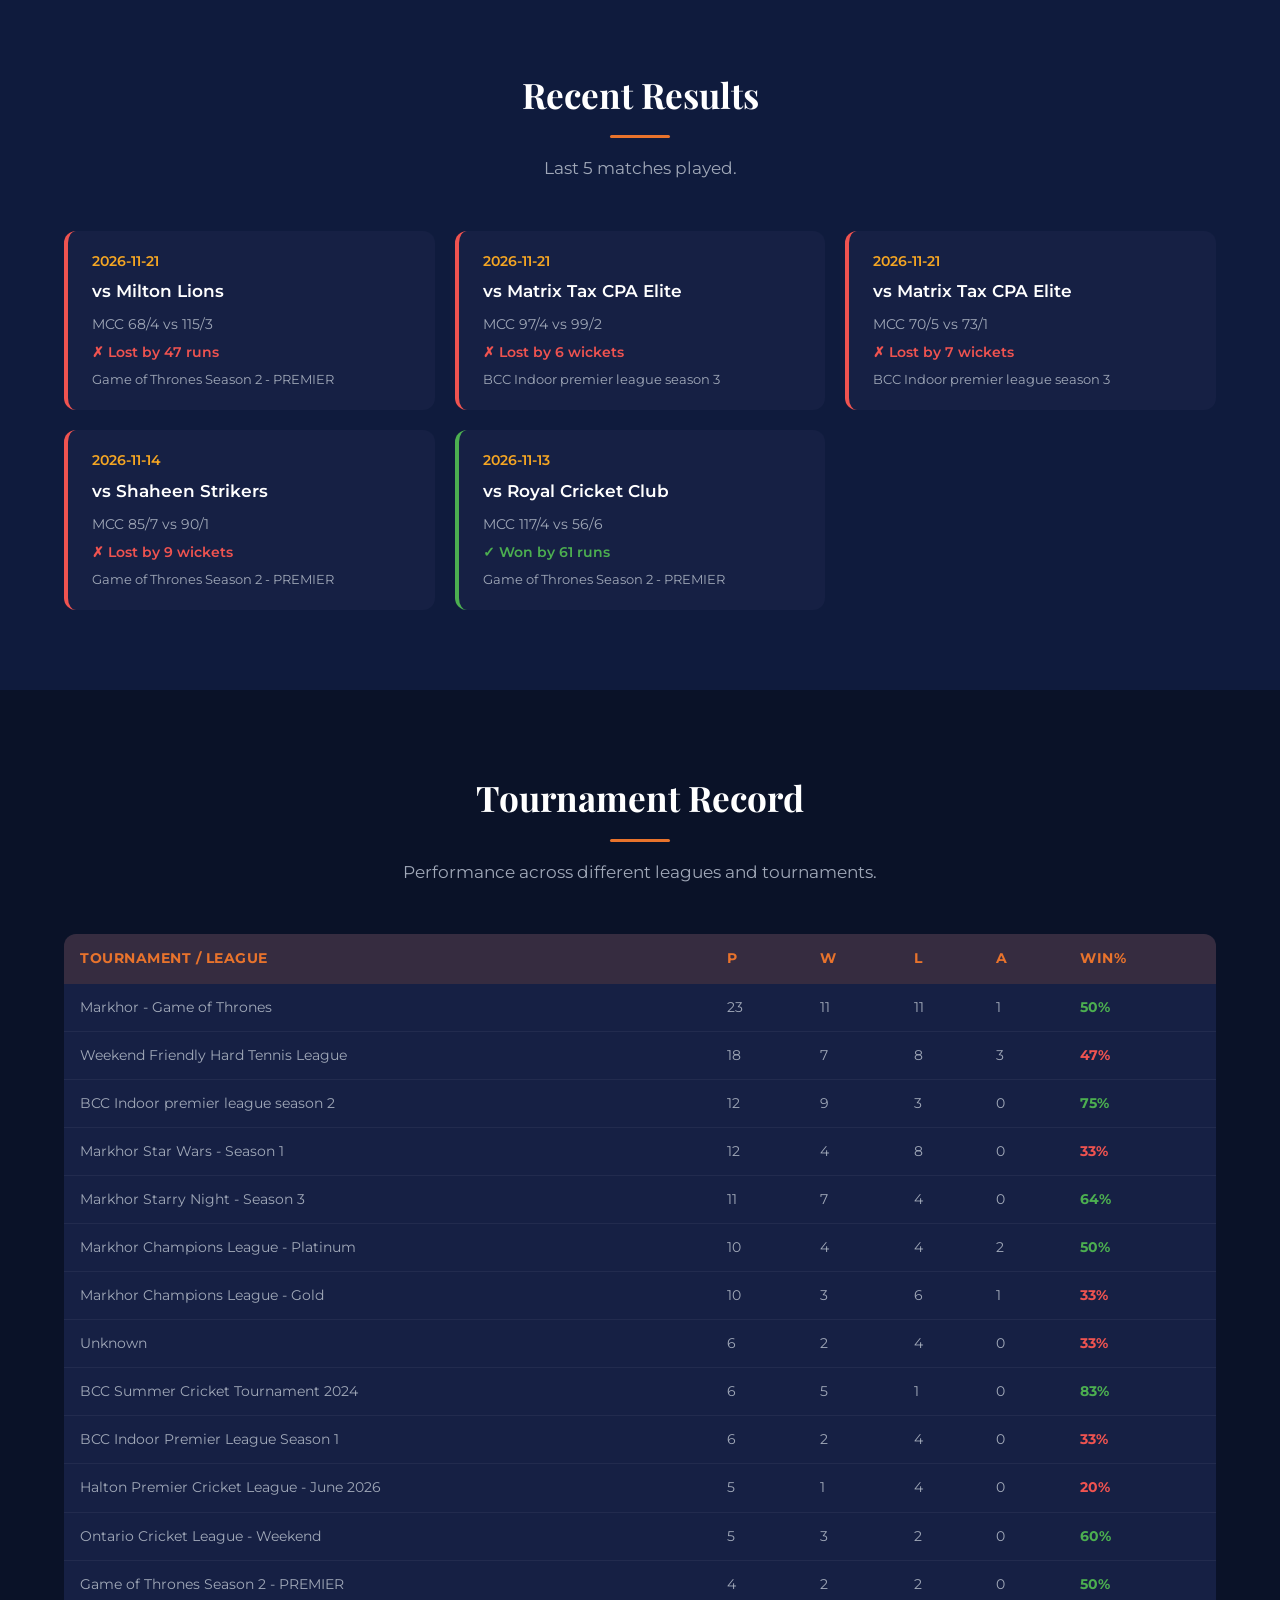
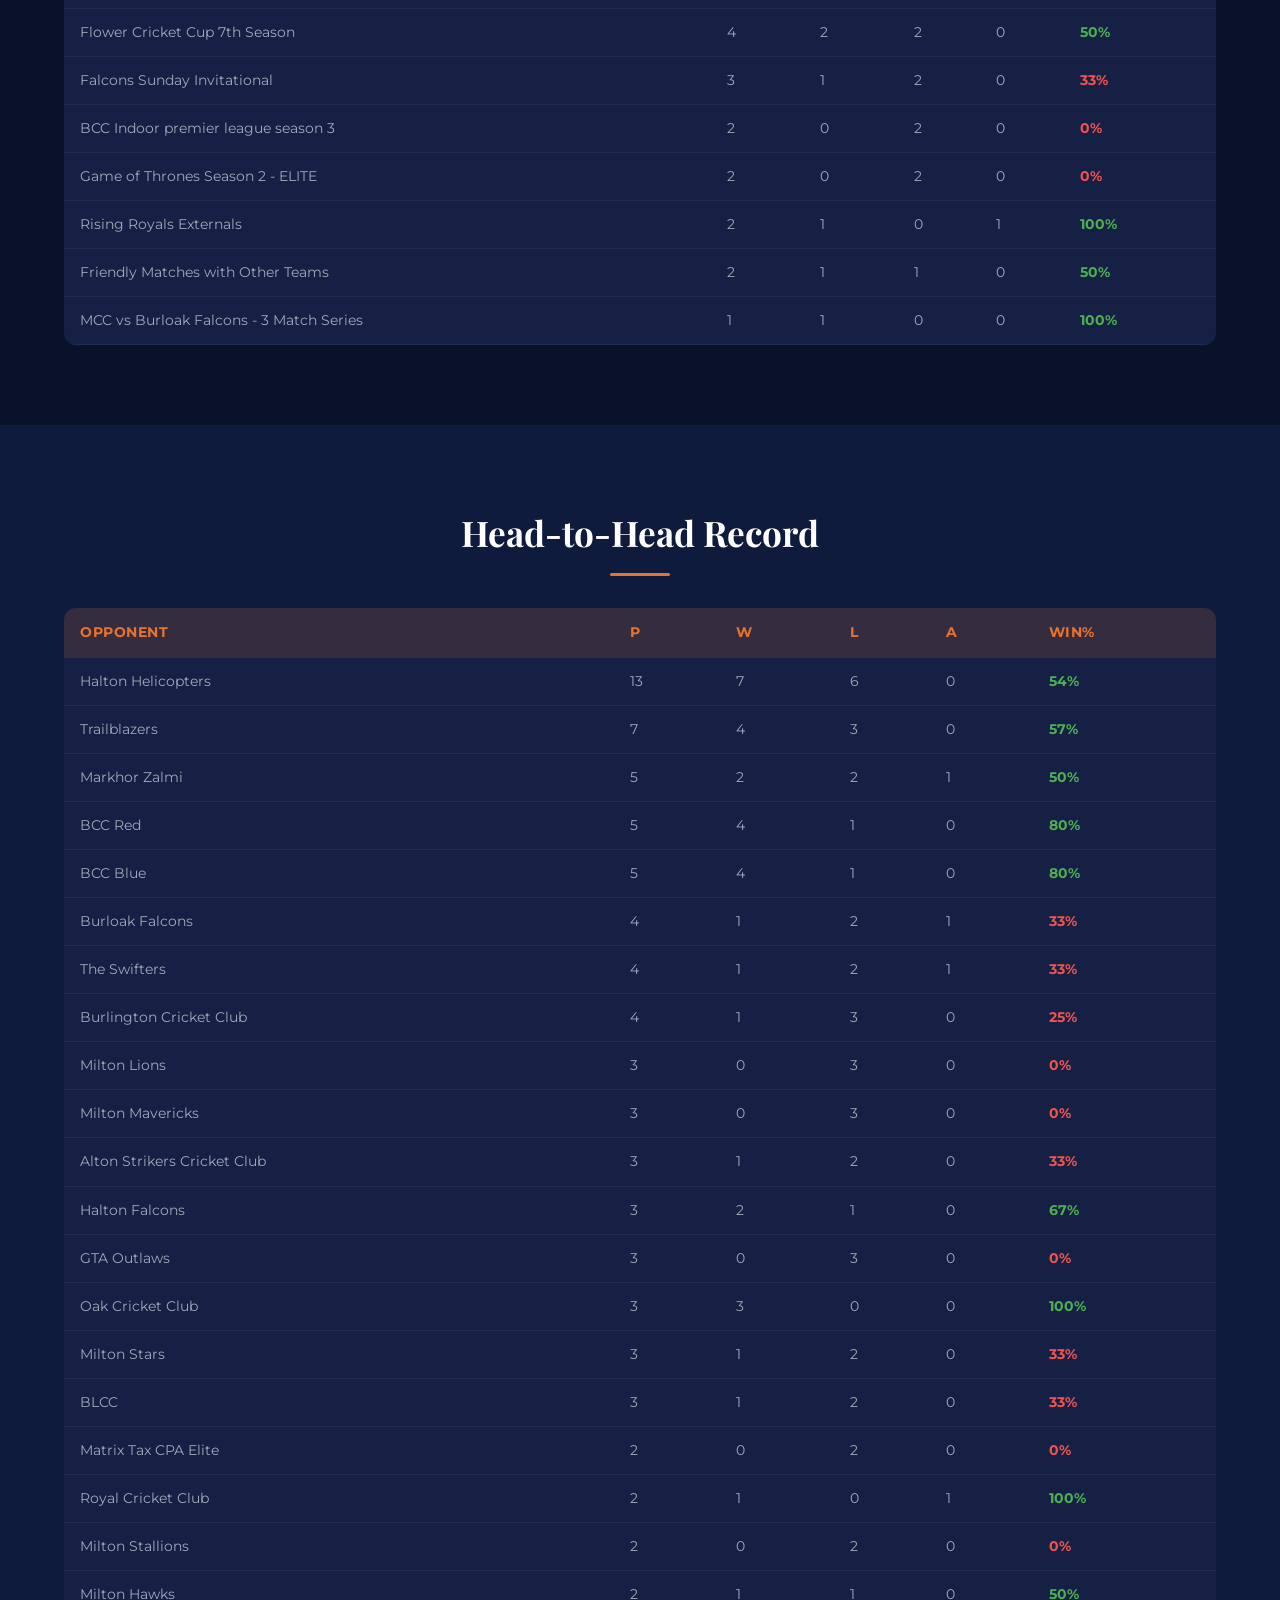
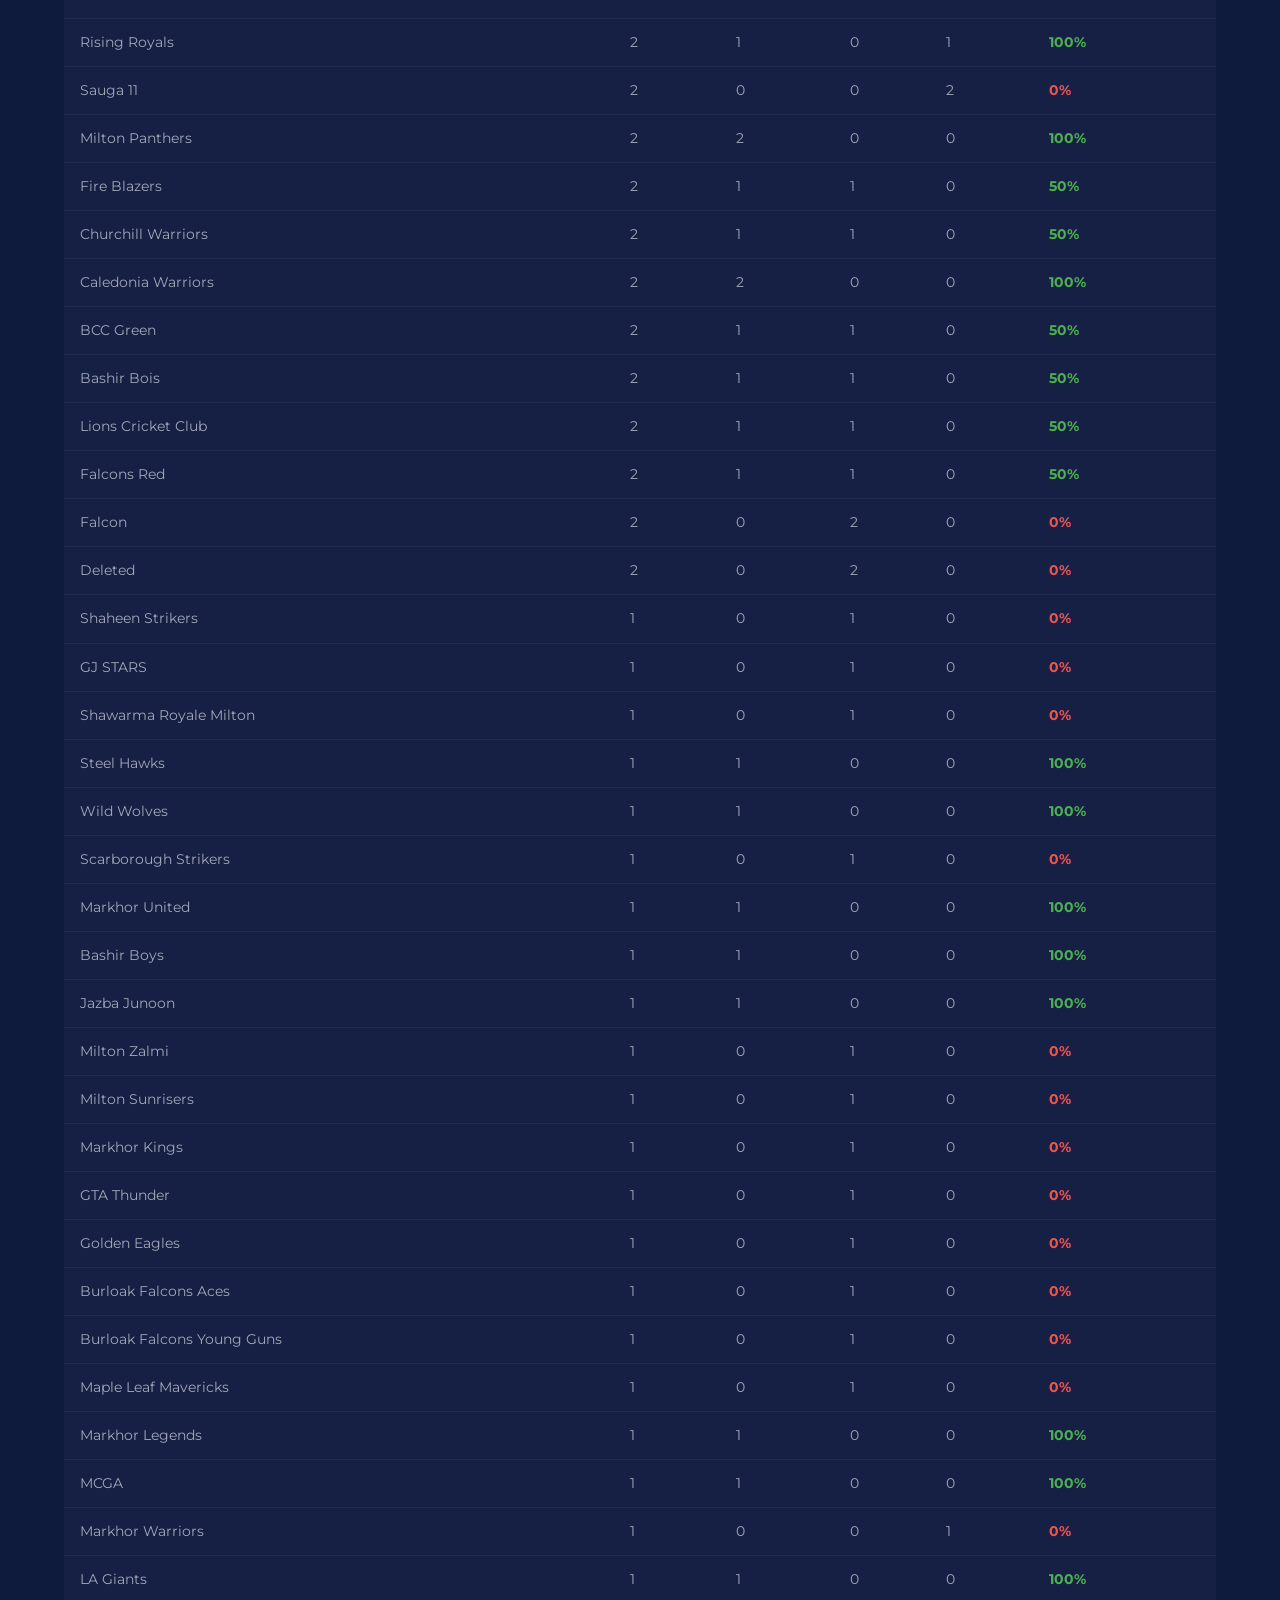
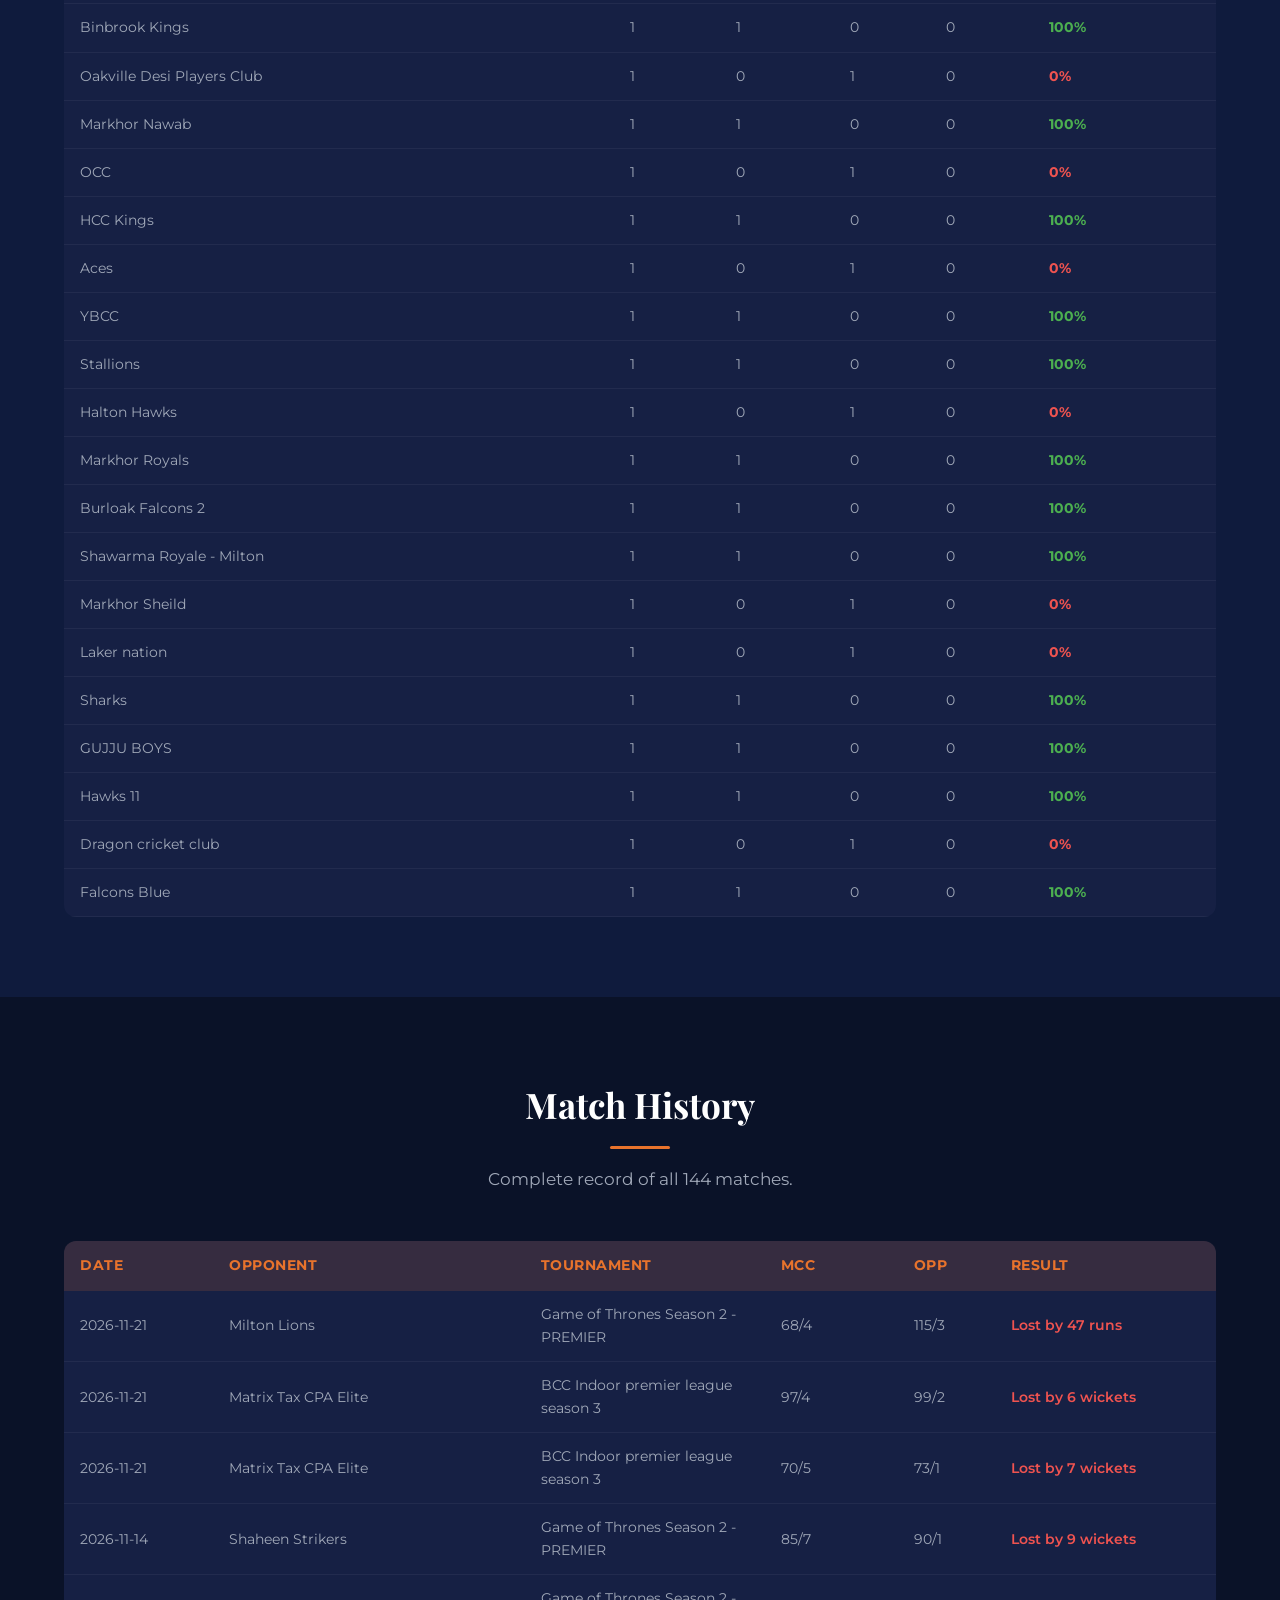
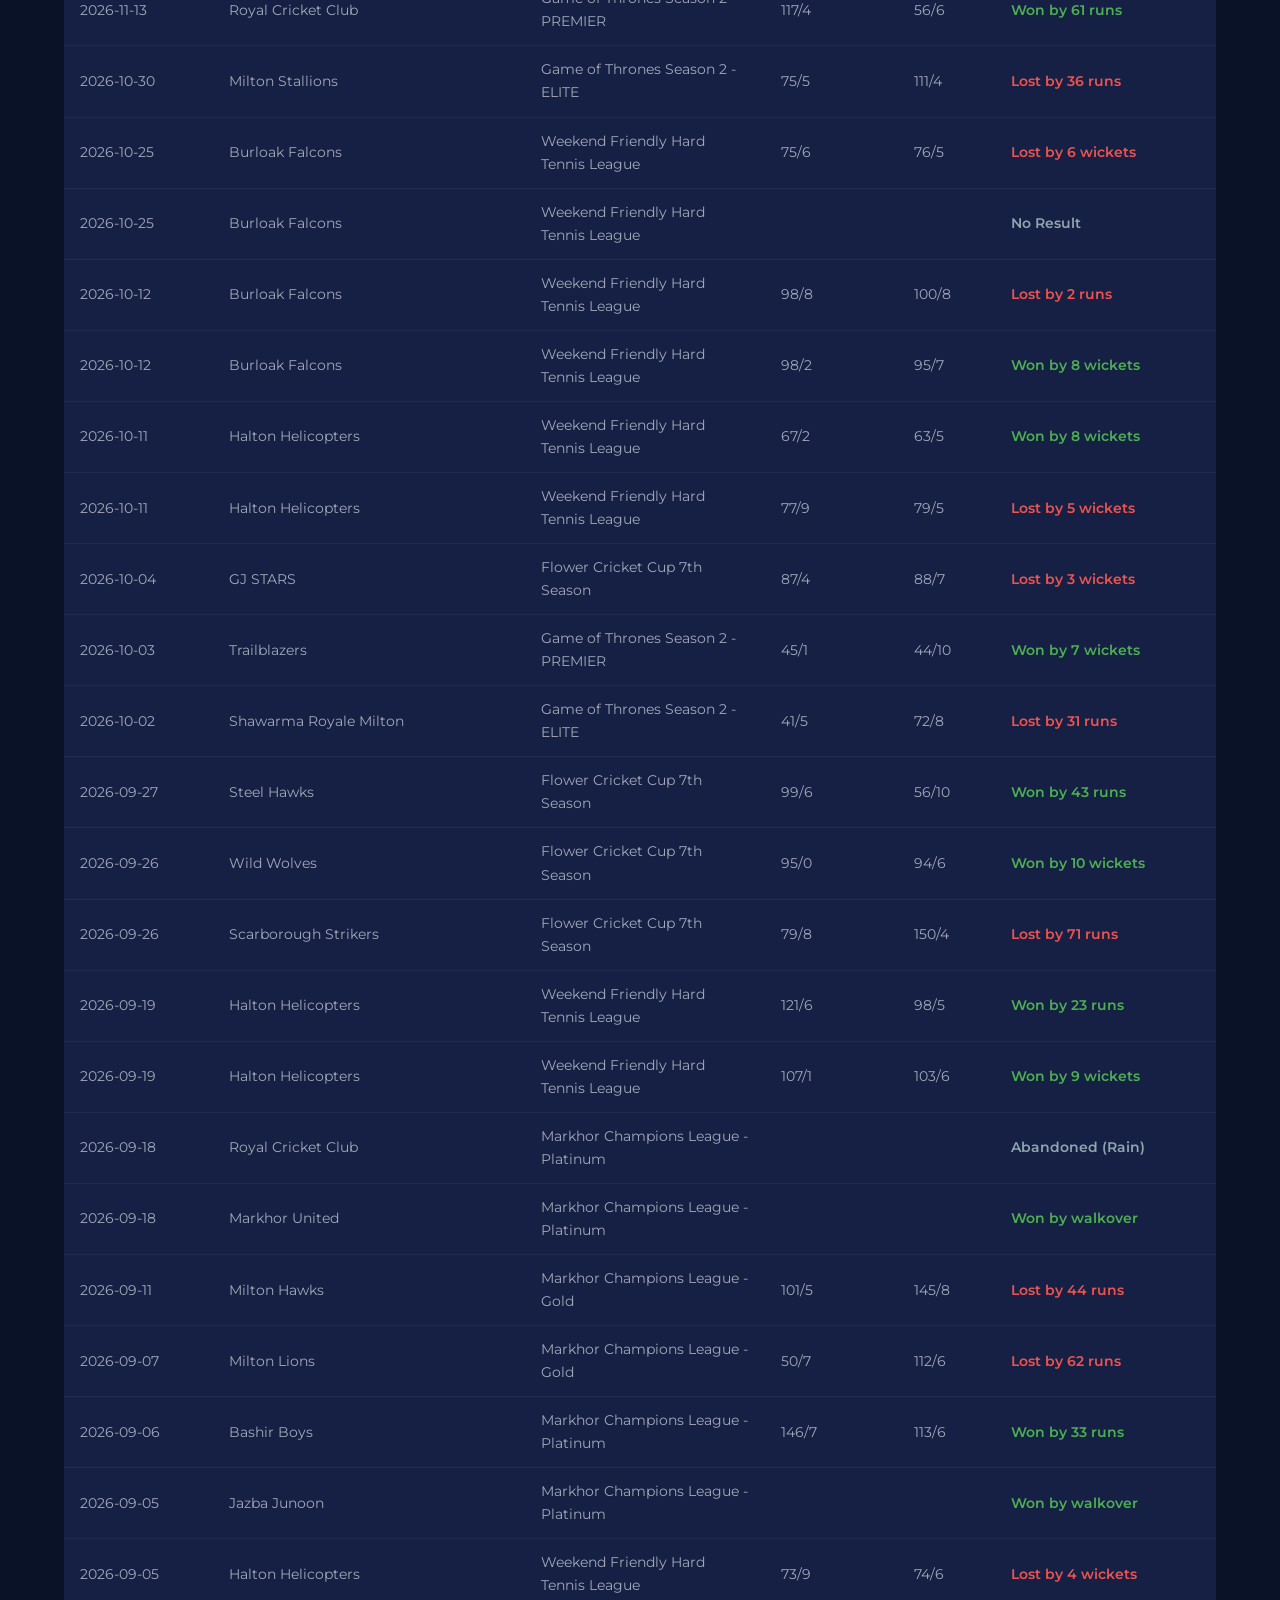
<file: analytics.html>
<!DOCTYPE html>
<html lang="en">
<head>
  <meta charset="UTF-8">
  <meta name="viewport" content="width=device-width, initial-scale=1.0">
  <meta name="description" content="MCC performance analytics — win rates, match history, player roster, and head-to-head records.">
  <title>Analytics | Milton Cricket Champs</title>
  <link rel="icon" type="image/jpeg" href="img/logo.jpeg">
  <!-- Open Graph -->
  <meta property="og:title" content="Analytics | Milton Cricket Champs">
  <meta property="og:description" content="MCC performance analytics — win rates, match history, player roster, and head-to-head records.">
  <meta property="og:image" content="https://mcc-miltoncricketchamps.github.io/img/logo.jpeg">
  <meta property="og:type" content="website">
  <link href="https://fonts.googleapis.com/css2?family=Montserrat:wght@400;500;600;700;800&family=Playfair+Display:wght@700;800&display=swap" rel="stylesheet">
  <link rel="stylesheet" href="css/style.css">
  <!-- Google tag (gtag.js) -->
  <script async src="https://www.googletagmanager.com/gtag/js?id=G-EQ4QYPNRT9"></script>
  <script>
    window.dataLayer = window.dataLayer || [];
    function gtag(){dataLayer.push(arguments);}
    gtag('js', new Date());
    gtag('config', 'G-EQ4QYPNRT9');
  </script>
  <script type="application/ld+json">{
    "@context": "https://schema.org",
    "@type": "SportsOrganization",
    "name": "Milton Cricket Champs",
    "alternateName": "MCC",
    "url": "https://mcc-miltoncricketchamps.github.io",
    "logo": "https://mcc-miltoncricketchamps.github.io/img/logo.jpeg",
    "description": "A registered non-profit cricket organization in Milton, Ontario — building a strong, inclusive cricket community in the GTA since 2022.",
    "sport": "Cricket",
    "location": {
      "@type": "Place",
      "name": "Milton, Ontario",
      "address": {
        "@type": "PostalAddress",
        "addressLocality": "Milton",
        "addressRegion": "Ontario",
        "addressCountry": "CA"
      }
    },
    "email": "mcc.miltoncricketchamps@gmail.com",
    "foundingDate": "2022",
    "nonprofitStatus": "NonprofitType"
  }</script>
</head>
<body>
<nav class="navbar" id="navbar">
  <div class="nav-container">
    <a href="index.html" class="nav-brand">
      <img src="img/logo.jpeg" alt="MCC Logo" class="nav-logo">
      <span>Milton Cricket Champs</span>
    </a>
    <button class="hamburger" id="hamburger" aria-label="Toggle menu">
      <span></span><span></span><span></span>
    </button>
    <ul class="nav-links" id="navLinks">
      <li><a href="index.html">Home</a></li>
<li><a href="about.html">About</a></li>
<li><a href="team.html">Team</a></li>
<li><a href="achievements.html">Achievements</a></li>
<li class="nav-awards"><a href="awards.html">🏆 Awards</a></li>
<li class="nav-dropdown">
  <a href="#" class="dropdown-toggle">Gallery <svg class="dropdown-arrow" viewBox="0 0 24 24" width="12" height="12"><path fill="currentColor" d="M7 10l5 5 5-5z"/></svg></a>
  <ul class="dropdown-menu">
    <li><a href="gallery.html">Photos</a></li>
    <li><a href="videos.html">Videos</a></li>
  </ul>
</li>
<li><a href="analytics.html" class="active">Analytics</a></li>
<li><a href="sponsorship.html">Sponsorship</a></li>
<li><a href="contact.html">Contact</a></li>

    </ul>
  </div>
</nav>
<main>

<!-- Hero Banner -->
<section class="page-hero">
  <div class="page-hero-bg">
    <img src="img/hero.jpeg" alt="MCC Analytics">
  </div>
  <div class="hero-overlay"></div>
  <div class="page-hero-content">
    <h1>MCC Analytics</h1>
    <p>Performance dashboard powered by CricHeroes data</p>
    <div class="refresh-badge">Last updated: November 27, 2026 at 09:05 PM UTC</div>
  </div>
</section>

<!-- Overall Stats -->
<section class="section">
  <div class="container">
    <h2 class="section-title">Overall Performance</h2>
    <p class="section-subtitle">Consolidated stats across all MCC teams on CricHeroes (external matches only).</p>
    
    <div class="analytics-stats">
      <div class="a-stat-card">
        <span class="a-stat-num">144</span>
        <span class="a-stat-label">Matches Played</span>
      </div>
      <div class="a-stat-card a-stat-win">
        <span class="a-stat-num">66</span>
        <span class="a-stat-label">Wins</span>
      </div>
      <div class="a-stat-card a-stat-loss">
        <span class="a-stat-num">70</span>
        <span class="a-stat-label">Losses</span>
      </div>
      <div class="a-stat-card a-stat-pct">
        <span class="a-stat-num">48.5%</span>
        <span class="a-stat-label">Win Rate</span>
      </div>
      <div class="a-stat-card">
        <span class="a-stat-num">84</span>
        <span class="a-stat-label">Players</span>
      </div>
      <div class="a-stat-card">
        <span class="a-stat-num">72</span>
        <span class="a-stat-label">Opponents Faced</span>
      </div>
    </div>
    <div class="winloss-bar">
      <div class="wl-wins" style="width:46%"><span>W 66</span></div>
      <div class="wl-losses" style="width:48%"><span>L 70</span></div>
      <div class="wl-abandoned" style="width:6%"><span>A 8</span></div>
    </div>
  </div>
</section>

<!-- Year-by-Year Breakdown -->
<section class="section section-alt">
  <div class="container">
    <h2 class="section-title">Season-by-Season</h2>
    <p class="section-subtitle">MCC&#39;s track record year over year.</p>
    <div class="year-breakdown"><div class="year-row">
              <div class="year-label">2023</div>
              <div class="year-record">6P &middot; 2W &middot; 4L</div>
              <div class="year-bar-wrap"><div class="year-bar" style="width:33%"></div></div>
              <div class="year-pct opp-bad">33%</div>
            </div><div class="year-row">
              <div class="year-label">2024</div>
              <div class="year-record">21P &middot; 12W &middot; 9L</div>
              <div class="year-bar-wrap"><div class="year-bar" style="width:57%"></div></div>
              <div class="year-pct opp-good">57%</div>
            </div><div class="year-row">
              <div class="year-label">2025</div>
              <div class="year-record">34P &middot; 16W &middot; 17L &middot; 1A</div>
              <div class="year-bar-wrap"><div class="year-bar" style="width:48%"></div></div>
              <div class="year-pct opp-bad">48%</div>
            </div><div class="year-row">
              <div class="year-label">2026</div>
              <div class="year-record">83P &middot; 36W &middot; 40L &middot; 7A</div>
              <div class="year-bar-wrap"><div class="year-bar" style="width:47%"></div></div>
              <div class="year-pct opp-bad">47%</div>
            </div></div>
  </div>
</section>

<!-- Player Leaderboard -->
<section class="section">
  <div class="container">
    <h2 class="section-title">Player Leaderboard</h2>
    <p class="section-subtitle">Top performers in MCC matches only (career stats outside MCC are excluded).</p>
    <div class="leaderboard-tabs"><div class="lb-tab-btns"><button class="lb-tab-btn active" data-tab="batting">Batting</button><button class="lb-tab-btn" data-tab="bowling">Bowling</button><button class="lb-tab-btn" data-tab="fielding">Fielding</button><button class="lb-tab-btn" data-tab="allrounder">All-Rounders</button><button class="lb-tab-btn" data-tab="mvp">MVP</button></div><div class="lb-panel active" id="lb-batting"><div class="opponents-table"><table><thead><tr><th>#</th><th>Player</th><th>Inn</th><th>Runs</th><th title="Highest Score (overall CricHeroes career)">HS*</th><th>Avg</th><th>SR</th></tr></thead><tbody><tr><td>1</td><td><a href="https://cricheroes.com/player-profile/25868813/sachin-sakpal" target="_blank" rel="noopener">Sachin Sakpal</a></td><td>59</td><td><strong>1184</strong></td><td>48</td><td>32.89</td><td>126.6</td></tr><tr><td>2</td><td><a href="https://cricheroes.com/player-profile/21856223/mayur-mhetre" target="_blank" rel="noopener">Mayur Mhetre</a></td><td>43</td><td><strong>1027</strong></td><td>102</td><td>34.23</td><td>167.8</td></tr><tr><td>3</td><td><a href="https://cricheroes.com/player-profile/32011284/vipul-save" target="_blank" rel="noopener">Vipul Save</a></td><td>50</td><td><strong>656</strong></td><td>78</td><td>16.4</td><td>133.9</td></tr><tr><td>4</td><td><a href="https://cricheroes.com/player-profile/13893407/rakesh-save" target="_blank" rel="noopener">Rakesh Save</a></td><td>62</td><td><strong>627</strong></td><td>40</td><td>11.4</td><td>111.2</td></tr><tr><td>5</td><td><a href="https://cricheroes.com/player-profile/30745060/nachiket-s" target="_blank" rel="noopener">Nachiket S</a></td><td>77</td><td><strong>556</strong></td><td>41</td><td>8.83</td><td>113.0</td></tr><tr><td>6</td><td><a href="https://cricheroes.com/player-profile/32460484/mohit-joshi" target="_blank" rel="noopener">Mohit Joshi</a></td><td>48</td><td><strong>549</strong></td><td>45</td><td>15.25</td><td>121.7</td></tr><tr><td>7</td><td><a href="https://cricheroes.com/player-profile/42622650/sukhi-mann" target="_blank" rel="noopener">Sukhi Mann</a></td><td>30</td><td><strong>457</strong></td><td>60</td><td>19.04</td><td>173.1</td></tr><tr><td>8</td><td><a href="https://cricheroes.com/player-profile/6747214/suri" target="_blank" rel="noopener">Suri</a></td><td>25</td><td><strong>448</strong></td><td>57</td><td>21.33</td><td>140.9</td></tr><tr><td>9</td><td><a href="https://cricheroes.com/player-profile/16268829/abhishek-kamle" target="_blank" rel="noopener">Abhishek Kamle</a></td><td>45</td><td><strong>431</strong></td><td>50</td><td>11.05</td><td>116.5</td></tr><tr><td>10</td><td><a href="https://cricheroes.com/player-profile/30844333/narendra-thippappa" target="_blank" rel="noopener">Narendra Thippappa</a></td><td>49</td><td><strong>405</strong></td><td>44</td><td>16.2</td><td>123.9</td></tr><tr><td>11</td><td><a href="https://cricheroes.com/player-profile/5667340/damanvir-singh" target="_blank" rel="noopener">Damanvir Singh</a></td><td>22</td><td><strong>345</strong></td><td>59</td><td>21.56</td><td>176.9</td></tr><tr><td>12</td><td><a href="https://cricheroes.com/player-profile/32011203/jayesh-n" target="_blank" rel="noopener">Jayesh N</a></td><td>46</td><td><strong>338</strong></td><td>53</td><td>11.66</td><td>107.0</td></tr><tr><td>13</td><td><a href="https://cricheroes.com/player-profile/25868412/ankiit-ggadhiya" target="_blank" rel="noopener">Ankiit GGadhiya</a></td><td>58</td><td><strong>327</strong></td><td>53</td><td>6.96</td><td>105.8</td></tr><tr><td>14</td><td><a href="https://cricheroes.com/player-profile/52724506/vihar" target="_blank" rel="noopener">Vihar</a></td><td>24</td><td><strong>317</strong></td><td>41</td><td>19.81</td><td>152.4</td></tr><tr><td>15</td><td><a href="https://cricheroes.com/player-profile/29368049/rishi" target="_blank" rel="noopener">Rishi</a></td><td>24</td><td><strong>309</strong></td><td>69</td><td>16.26</td><td>149.3</td></tr><tr><td>16</td><td><a href="https://cricheroes.com/player-profile/31762250/shahzad-ahmad" target="_blank" rel="noopener">Shahzad Ahmad</a></td><td>10</td><td><strong>262</strong></td><td>51</td><td>37.43</td><td>175.8</td></tr><tr><td>17</td><td><a href="https://cricheroes.com/player-profile/25868805/taha-mohyuddin" target="_blank" rel="noopener">Taha Mohyuddin</a></td><td>37</td><td><strong>258</strong></td><td>35</td><td>8.6</td><td>97.0</td></tr><tr><td>18</td><td><a href="https://cricheroes.com/player-profile/39618303/bhupinder-arora" target="_blank" rel="noopener">Bhupinder Arora</a></td><td>19</td><td><strong>197</strong></td><td>42</td><td>11.59</td><td>134.0</td></tr><tr><td>19</td><td><a href="https://cricheroes.com/player-profile/32975016/adi-shanbhag" target="_blank" rel="noopener">Adi Shanbhag</a></td><td>25</td><td><strong>195</strong></td><td>44</td><td>16.25</td><td>133.6</td></tr><tr><td>20</td><td><a href="https://cricheroes.com/player-profile/25904857/mandar-patil" target="_blank" rel="noopener">Mandar Patil</a></td><td>21</td><td><strong>178</strong></td><td>35</td><td>10.47</td><td>108.5</td></tr><tr><td>21</td><td><a href="https://cricheroes.com/player-profile/15231146/brian-gomes" target="_blank" rel="noopener">Brian Gomes</a></td><td>8</td><td><strong>160</strong></td><td>109</td><td>26.67</td><td>152.4</td></tr><tr><td>22</td><td><a href="https://cricheroes.com/player-profile/25869015/neel-kulkarni" target="_blank" rel="noopener">Neel Kulkarni</a></td><td>25</td><td><strong>129</strong></td><td>30</td><td>6.79</td><td>108.4</td></tr><tr><td>23</td><td><a href="https://cricheroes.com/player-profile/51740445/vihar-patel" target="_blank" rel="noopener">Vihar Patel</a></td><td>3</td><td><strong>126</strong></td><td>80</td><td>63.0</td><td>203.2</td></tr><tr><td>24</td><td><a href="https://cricheroes.com/player-profile/9081393/vishal-chandra" target="_blank" rel="noopener">Vishal Chandra</a></td><td>10</td><td><strong>118</strong></td><td>59</td><td>11.8</td><td>98.3</td></tr><tr><td>25</td><td><a href="https://cricheroes.com/player-profile/30807880/aditya-verma" target="_blank" rel="noopener">Aditya Verma</a></td><td>20</td><td><strong>113</strong></td><td>29</td><td>8.69</td><td>108.7</td></tr><tr><td>26</td><td><a href="https://cricheroes.com/player-profile/9533895/bhavesh-rane" target="_blank" rel="noopener">Bhavesh Rane</a></td><td>13</td><td><strong>108</strong></td><td>34</td><td>13.5</td><td>118.7</td></tr><tr><td>27</td><td><a href="https://cricheroes.com/player-profile/32785165/vishal-n" target="_blank" rel="noopener">Vishal N</a></td><td>11</td><td><strong>106</strong></td><td>34</td><td>10.6</td><td>134.2</td></tr><tr><td>28</td><td><a href="https://cricheroes.com/player-profile/51524294/mohit-sharma" target="_blank" rel="noopener">Mohit Sharma</a></td><td>16</td><td><strong>96</strong></td><td>42</td><td>9.6</td><td>94.1</td></tr><tr><td>29</td><td><a href="https://cricheroes.com/player-profile/25868793/himanshu-kharat" target="_blank" rel="noopener">Himanshu Kharat</a></td><td>25</td><td><strong>91</strong></td><td>19</td><td>5.06</td><td>70.0</td></tr><tr><td>30</td><td><a href="https://cricheroes.com/player-profile/32557535/satbir-turna" target="_blank" rel="noopener">Satbir Turna</a></td><td>12</td><td><strong>62</strong></td><td>40</td><td>7.75</td><td>105.1</td></tr><tr><td>31</td><td><a href="https://cricheroes.com/player-profile/17289546/muralidhar-reddy" target="_blank" rel="noopener">Muralidhar Reddy</a></td><td>4</td><td><strong>59</strong></td><td>43</td><td>14.75</td><td>118.0</td></tr><tr><td>32</td><td><a href="https://cricheroes.com/player-profile/pradeep kumar venkata pragada/pradeep-kumar-venkata-pragada" target="_blank" rel="noopener">Pradeep Kumar Venkata Pragada</a></td><td>9</td><td><strong>58</strong></td><td>-</td><td>6.44</td><td>74.4</td></tr><tr><td>33</td><td><a href="https://cricheroes.com/player-profile/49311313/rutul-doshi" target="_blank" rel="noopener">Rutul Doshi</a></td><td>6</td><td><strong>55</strong></td><td>29</td><td>11.0</td><td>137.5</td></tr><tr><td>34</td><td><a href="https://cricheroes.com/player-profile/32608880/raghava-reddy-eda" target="_blank" rel="noopener">Raghava Reddy Eda</a></td><td>2</td><td><strong>50</strong></td><td>41</td><td>25.0</td><td>208.3</td></tr><tr><td>35</td><td><a href="https://cricheroes.com/player-profile/30731445/prateek-chawla" target="_blank" rel="noopener">Prateek chawla</a></td><td>6</td><td><strong>47</strong></td><td>15</td><td>9.4</td><td>83.9</td></tr><tr><td>36</td><td><a href="https://cricheroes.com/player-profile/32694814/dinesh-rajendran" target="_blank" rel="noopener">Dinesh Rajendran</a></td><td>2</td><td><strong>43</strong></td><td>41</td><td>21.5</td><td>268.8</td></tr><tr><td>37</td><td><a href="https://cricheroes.com/player-profile/9109492/jaffin-antony" target="_blank" rel="noopener">Jaffin Antony</a></td><td>2</td><td><strong>42</strong></td><td>70</td><td>21.0</td><td>127.3</td></tr><tr><td>38</td><td><a href="https://cricheroes.com/player-profile/42704848/abhishek-k" target="_blank" rel="noopener">Abhishek K</a></td><td>4</td><td><strong>41</strong></td><td>13</td><td>10.25</td><td>73.2</td></tr><tr><td>39</td><td><a href="https://cricheroes.com/player-profile/6268118/hemant-sachdeva" target="_blank" rel="noopener">Hemant Sachdeva</a></td><td>2</td><td><strong>40</strong></td><td>113</td><td>20.0</td><td>181.8</td></tr><tr><td>40</td><td><a href="https://cricheroes.com/player-profile/19807009/sreemith" target="_blank" rel="noopener">Sreemith</a></td><td>6</td><td><strong>39</strong></td><td>81</td><td>7.8</td><td>83.0</td></tr><tr><td>41</td><td><a href="https://cricheroes.com/player-profile/25868807/deepak-morey" target="_blank" rel="noopener">Deepak Morey</a></td><td>9</td><td><strong>32</strong></td><td>16</td><td>4.57</td><td>64.0</td></tr><tr><td>42</td><td><a href="https://cricheroes.com/player-profile/22535787/mayur" target="_blank" rel="noopener">Mayur</a></td><td>1</td><td><strong>31</strong></td><td>79</td><td>31.0</td><td>193.8</td></tr><tr><td>43</td><td><a href="https://cricheroes.com/player-profile/30748489/gautam-grover" target="_blank" rel="noopener">Gautam grover</a></td><td>9</td><td><strong>31</strong></td><td>7</td><td>3.44</td><td>64.6</td></tr><tr><td>44</td><td><a href="https://cricheroes.com/player-profile/21633522/linto-thomas" target="_blank" rel="noopener">Linto Thomas</a></td><td>6</td><td><strong>30</strong></td><td>46</td><td>7.5</td><td>130.4</td></tr><tr><td>45</td><td><a href="https://cricheroes.com/player-profile/32012446/animesh-kumar" target="_blank" rel="noopener">Animesh Kumar</a></td><td>4</td><td><strong>30</strong></td><td>20</td><td>15.0</td><td>142.9</td></tr><tr><td>46</td><td><a href="https://cricheroes.com/player-profile/48388733/janak-nema" target="_blank" rel="noopener">Janak Nema</a></td><td>7</td><td><strong>30</strong></td><td>9</td><td>10.0</td><td>115.4</td></tr><tr><td>47</td><td><a href="https://cricheroes.com/player-profile/25870080/nikhil-bhate" target="_blank" rel="noopener">Nikhil Bhate</a></td><td>3</td><td><strong>29</strong></td><td>15</td><td>14.5</td><td>170.6</td></tr><tr><td>48</td><td><a href="https://cricheroes.com/player-profile/40952935/akhil-pandey" target="_blank" rel="noopener">Akhil Pandey</a></td><td>4</td><td><strong>28</strong></td><td>9</td><td>7.0</td><td>93.3</td></tr><tr><td>49</td><td><a href="https://cricheroes.com/player-profile/25868834/pankaj-yawalkar" target="_blank" rel="noopener">Pankaj Yawalkar</a></td><td>5</td><td><strong>26</strong></td><td>23</td><td>8.67</td><td>92.9</td></tr><tr><td>50</td><td><a href="https://cricheroes.com/player-profile/25868809/dhiraj-kochar" target="_blank" rel="noopener">Dhiraj Kochar</a></td><td>3</td><td><strong>26</strong></td><td>10</td><td>13.0</td><td>123.8</td></tr><tr><td>51</td><td><a href="https://cricheroes.com/player-profile/25905554/abhishek" target="_blank" rel="noopener">Abhishek</a></td><td>2</td><td><strong>24</strong></td><td>22</td><td>12.0</td><td>104.3</td></tr><tr><td>52</td><td><a href="https://cricheroes.com/player-profile/42693152/jayesh" target="_blank" rel="noopener">Jayesh</a></td><td>1</td><td><strong>22</strong></td><td>22</td><td>22.0</td><td>220.0</td></tr><tr><td>53</td><td><a href="https://cricheroes.com/player-profile/2818944/jaydeep-bhatt" target="_blank" rel="noopener">Jaydeep Bhatt</a></td><td>3</td><td><strong>19</strong></td><td>14</td><td>9.5</td><td>105.6</td></tr><tr><td>54</td><td><a href="https://cricheroes.com/player-profile/51927840/bhavik-m" target="_blank" rel="noopener">Bhavik M</a></td><td>3</td><td><strong>17</strong></td><td>11</td><td>8.5</td><td>106.2</td></tr><tr><td>55</td><td><a href="https://cricheroes.com/player-profile/42704472/nachiket-sahasrabudhe" target="_blank" rel="noopener">Nachiket Sahasrabudhe</a></td><td>3</td><td><strong>17</strong></td><td>12</td><td>8.5</td><td>141.7</td></tr><tr><td>56</td><td><a href="https://cricheroes.com/player-profile/51524050/rohit-walia" target="_blank" rel="noopener">Rohit Walia</a></td><td>7</td><td><strong>17</strong></td><td>7</td><td>4.25</td><td>81.0</td></tr><tr><td>57</td><td><a href="https://cricheroes.com/player-profile/ankur mangla/ankur-mangla" target="_blank" rel="noopener">Ankur Mangla</a></td><td>1</td><td><strong>15</strong></td><td>-</td><td>15.0</td><td>100.0</td></tr><tr><td>58</td><td><a href="https://cricheroes.com/player-profile/25868811/bhavik-mody" target="_blank" rel="noopener">Bhavik Mody</a></td><td>5</td><td><strong>11</strong></td><td>7</td><td>2.75</td><td>68.8</td></tr><tr><td>59</td><td><a href="https://cricheroes.com/player-profile/30808186/sachin-deshpande" target="_blank" rel="noopener">Sachin Deshpande</a></td><td>1</td><td><strong>10</strong></td><td>10</td><td>10.0</td><td>111.1</td></tr><tr><td>60</td><td><a href="https://cricheroes.com/player-profile/42704603/aditya-v" target="_blank" rel="noopener">Aditya V</a></td><td>1</td><td><strong>5</strong></td><td>5</td><td>5.0</td><td>250.0</td></tr><tr><td>61</td><td><a href="https://cricheroes.com/player-profile/51740884/tejas-shah" target="_blank" rel="noopener">Tejas Shah</a></td><td>3</td><td><strong>4</strong></td><td>3</td><td>1.33</td><td>26.7</td></tr><tr><td>62</td><td><a href="https://cricheroes.com/player-profile/23131283/vinay-kadam" target="_blank" rel="noopener">Vinay Kadam</a></td><td>1</td><td><strong>3</strong></td><td>3</td><td>3.0</td><td>150.0</td></tr><tr><td>63</td><td><a href="https://cricheroes.com/player-profile/25868801/saurabh-shirode" target="_blank" rel="noopener">Saurabh Shirode</a></td><td>1</td><td><strong>3</strong></td><td>3</td><td>3.0</td><td>100.0</td></tr><tr><td>64</td><td><a href="https://cricheroes.com/player-profile/32480254/badulla-g" target="_blank" rel="noopener">Badulla G</a></td><td>1</td><td><strong>3</strong></td><td>19</td><td>3.0</td><td>50.0</td></tr><tr><td>65</td><td><a href="https://cricheroes.com/player-profile/40951512/manush-raval" target="_blank" rel="noopener">Manush Raval</a></td><td>1</td><td><strong>2</strong></td><td>2</td><td>2.0</td><td>25.0</td></tr><tr><td>66</td><td><a href="https://cricheroes.com/player-profile/52697337/divaakar-navaneethan" target="_blank" rel="noopener">Divaakar Navaneethan</a></td><td>1</td><td><strong>2</strong></td><td>11</td><td>2.0</td><td>33.3</td></tr><tr><td>67</td><td><a href="https://cricheroes.com/player-profile/29717969/naveen" target="_blank" rel="noopener">Naveen</a></td><td>1</td><td><strong>2</strong></td><td>28</td><td>2.0</td><td>50.0</td></tr><tr><td>68</td><td><a href="https://cricheroes.com/player-profile/25868844/saroj-mishra" target="_blank" rel="noopener">Saroj Mishra</a></td><td>2</td><td><strong>2</strong></td><td>2</td><td>1.0</td><td>100.0</td></tr><tr><td>69</td><td><a href="https://cricheroes.com/player-profile/51928098/maddy-g" target="_blank" rel="noopener">Maddy G</a></td><td>1</td><td><strong>1</strong></td><td>1</td><td>1.0</td><td>100.0</td></tr></tbody></table><p style="font-size:0.75rem;color:#aaa;margin:4px 0 0 4px;">*HS is from overall CricHeroes career profile</p></div></div><div class="lb-panel" id="lb-bowling"><div class="opponents-table"><table><thead><tr><th>#</th><th>Player</th><th>Inn</th><th>Wkts</th><th>Avg</th><th>BB</th></tr></thead><tbody><tr><td>1</td><td><a href="https://cricheroes.com/player-profile/30745060/nachiket-s" target="_blank" rel="noopener">Nachiket S</a></td><td>108</td><td><strong>109</strong></td><td>15.24</td><td>4/2</td></tr><tr><td>2</td><td><a href="https://cricheroes.com/player-profile/30807880/aditya-verma" target="_blank" rel="noopener">Aditya Verma</a></td><td>62</td><td><strong>45</strong></td><td>23.4</td><td>3/11</td></tr><tr><td>3</td><td><a href="https://cricheroes.com/player-profile/25868813/sachin-sakpal" target="_blank" rel="noopener">Sachin Sakpal</a></td><td>55</td><td><strong>40</strong></td><td>20.77</td><td>3/23</td></tr><tr><td>4</td><td><a href="https://cricheroes.com/player-profile/42622650/sukhi-mann" target="_blank" rel="noopener">Sukhi Mann</a></td><td>36</td><td><strong>40</strong></td><td>14.57</td><td>3/10</td></tr><tr><td>5</td><td><a href="https://cricheroes.com/player-profile/21856223/mayur-mhetre" target="_blank" rel="noopener">Mayur Mhetre</a></td><td>48</td><td><strong>39</strong></td><td>16.23</td><td>3/10</td></tr><tr><td>6</td><td><a href="https://cricheroes.com/player-profile/25868805/taha-mohyuddin" target="_blank" rel="noopener">Taha Mohyuddin</a></td><td>32</td><td><strong>26</strong></td><td>16.46</td><td>5/20</td></tr><tr><td>7</td><td><a href="https://cricheroes.com/player-profile/16268829/abhishek-kamle" target="_blank" rel="noopener">Abhishek Kamle</a></td><td>44</td><td><strong>25</strong></td><td>29.6</td><td>4/17</td></tr><tr><td>8</td><td><a href="https://cricheroes.com/player-profile/32460484/mohit-joshi" target="_blank" rel="noopener">Mohit Joshi</a></td><td>38</td><td><strong>24</strong></td><td>24.79</td><td>2/13</td></tr><tr><td>9</td><td><a href="https://cricheroes.com/player-profile/32011203/jayesh-n" target="_blank" rel="noopener">Jayesh N</a></td><td>19</td><td><strong>21</strong></td><td>12.9</td><td>2/0</td></tr><tr><td>10</td><td><a href="https://cricheroes.com/player-profile/5667340/damanvir-singh" target="_blank" rel="noopener">Damanvir Singh</a></td><td>18</td><td><strong>20</strong></td><td>13.9</td><td>4/36</td></tr><tr><td>11</td><td><a href="https://cricheroes.com/player-profile/25904857/mandar-patil" target="_blank" rel="noopener">Mandar Patil</a></td><td>20</td><td><strong>18</strong></td><td>15.17</td><td>3/5</td></tr><tr><td>12</td><td><a href="https://cricheroes.com/player-profile/13893407/rakesh-save" target="_blank" rel="noopener">Rakesh Save</a></td><td>21</td><td><strong>16</strong></td><td>14.56</td><td>3/8</td></tr><tr><td>13</td><td><a href="https://cricheroes.com/player-profile/29368049/rishi" target="_blank" rel="noopener">Rishi</a></td><td>16</td><td><strong>16</strong></td><td>17.19</td><td>2/2</td></tr><tr><td>14</td><td><a href="https://cricheroes.com/player-profile/30844333/narendra-thippappa" target="_blank" rel="noopener">Narendra Thippappa</a></td><td>22</td><td><strong>15</strong></td><td>17.8</td><td>3/6</td></tr><tr><td>15</td><td><a href="https://cricheroes.com/player-profile/39618303/bhupinder-arora" target="_blank" rel="noopener">Bhupinder Arora</a></td><td>21</td><td><strong>15</strong></td><td>19.27</td><td>2/6</td></tr><tr><td>16</td><td><a href="https://cricheroes.com/player-profile/9533895/bhavesh-rane" target="_blank" rel="noopener">Bhavesh Rane</a></td><td>15</td><td><strong>15</strong></td><td>14.13</td><td>2/1</td></tr><tr><td>17</td><td><a href="https://cricheroes.com/player-profile/9081393/vishal-chandra" target="_blank" rel="noopener">Vishal Chandra</a></td><td>15</td><td><strong>11</strong></td><td>18.73</td><td>4/12</td></tr><tr><td>18</td><td><a href="https://cricheroes.com/player-profile/15231146/brian-gomes" target="_blank" rel="noopener">Brian Gomes</a></td><td>8</td><td><strong>11</strong></td><td>8.0</td><td>-</td></tr><tr><td>19</td><td><a href="https://cricheroes.com/player-profile/52724506/vihar" target="_blank" rel="noopener">Vihar</a></td><td>14</td><td><strong>11</strong></td><td>21.55</td><td>-</td></tr><tr><td>20</td><td><a href="https://cricheroes.com/player-profile/51524294/mohit-sharma" target="_blank" rel="noopener">Mohit Sharma</a></td><td>19</td><td><strong>11</strong></td><td>26.73</td><td>1/7</td></tr><tr><td>21</td><td><a href="https://cricheroes.com/player-profile/30748489/gautam-grover" target="_blank" rel="noopener">Gautam grover</a></td><td>15</td><td><strong>10</strong></td><td>22.8</td><td>2/8</td></tr><tr><td>22</td><td><a href="https://cricheroes.com/player-profile/32785165/vishal-n" target="_blank" rel="noopener">Vishal N</a></td><td>10</td><td><strong>10</strong></td><td>20.1</td><td>-</td></tr><tr><td>23</td><td><a href="https://cricheroes.com/player-profile/25868834/pankaj-yawalkar" target="_blank" rel="noopener">Pankaj Yawalkar</a></td><td>9</td><td><strong>9</strong></td><td>14.89</td><td>2/9</td></tr><tr><td>24</td><td><a href="https://cricheroes.com/player-profile/6747214/suri" target="_blank" rel="noopener">Suri</a></td><td>6</td><td><strong>8</strong></td><td>12.25</td><td>2/6</td></tr><tr><td>25</td><td><a href="https://cricheroes.com/player-profile/21633522/linto-thomas" target="_blank" rel="noopener">Linto Thomas</a></td><td>8</td><td><strong>8</strong></td><td>18.88</td><td>4/4</td></tr><tr><td>26</td><td><a href="https://cricheroes.com/player-profile/51524050/rohit-walia" target="_blank" rel="noopener">Rohit Walia</a></td><td>18</td><td><strong>8</strong></td><td>38.12</td><td>1/6</td></tr><tr><td>27</td><td><a href="https://cricheroes.com/player-profile/25905554/abhishek" target="_blank" rel="noopener">Abhishek</a></td><td>7</td><td><strong>7</strong></td><td>11.71</td><td>2/12</td></tr><tr><td>28</td><td><a href="https://cricheroes.com/player-profile/48388733/janak-nema" target="_blank" rel="noopener">Janak Nema</a></td><td>11</td><td><strong>7</strong></td><td>28.71</td><td>-</td></tr><tr><td>29</td><td><a href="https://cricheroes.com/player-profile/25868807/deepak-morey" target="_blank" rel="noopener">Deepak Morey</a></td><td>7</td><td><strong>5</strong></td><td>21.0</td><td>2/9</td></tr><tr><td>30</td><td><a href="https://cricheroes.com/player-profile/32975016/adi-shanbhag" target="_blank" rel="noopener">Adi Shanbhag</a></td><td>7</td><td><strong>5</strong></td><td>10.8</td><td>1/0</td></tr><tr><td>31</td><td><a href="https://cricheroes.com/player-profile/25868793/himanshu-kharat" target="_blank" rel="noopener">Himanshu Kharat</a></td><td>10</td><td><strong>5</strong></td><td>33.6</td><td>1/6</td></tr><tr><td>32</td><td><a href="https://cricheroes.com/player-profile/25869015/neel-kulkarni" target="_blank" rel="noopener">Neel Kulkarni</a></td><td>3</td><td><strong>5</strong></td><td>14.2</td><td>1/14</td></tr><tr><td>33</td><td><a href="https://cricheroes.com/player-profile/40952935/akhil-pandey" target="_blank" rel="noopener">Akhil Pandey</a></td><td>4</td><td><strong>4</strong></td><td>20.0</td><td>-</td></tr><tr><td>34</td><td><a href="https://cricheroes.com/player-profile/42704603/aditya-v" target="_blank" rel="noopener">Aditya V</a></td><td>4</td><td><strong>4</strong></td><td>7.25</td><td>2/8</td></tr><tr><td>35</td><td><a href="https://cricheroes.com/player-profile/17289546/muralidhar-reddy" target="_blank" rel="noopener">Muralidhar Reddy</a></td><td>4</td><td><strong>4</strong></td><td>21.75</td><td>3/5</td></tr><tr><td>36</td><td><a href="https://cricheroes.com/player-profile/22535787/mayur" target="_blank" rel="noopener">Mayur</a></td><td>2</td><td><strong>3</strong></td><td>8.67</td><td>-</td></tr><tr><td>37</td><td><a href="https://cricheroes.com/player-profile/32011284/vipul-save" target="_blank" rel="noopener">Vipul Save</a></td><td>1</td><td><strong>3</strong></td><td>7.33</td><td>-</td></tr><tr><td>38</td><td><a href="https://cricheroes.com/player-profile/42704472/nachiket-sahasrabudhe" target="_blank" rel="noopener">Nachiket Sahasrabudhe</a></td><td>6</td><td><strong>3</strong></td><td>34.33</td><td>2/9</td></tr><tr><td>39</td><td><a href="https://cricheroes.com/player-profile/25868811/bhavik-mody" target="_blank" rel="noopener">Bhavik Mody</a></td><td>6</td><td><strong>3</strong></td><td>20.33</td><td>1/1</td></tr><tr><td>40</td><td><a href="https://cricheroes.com/player-profile/9109492/jaffin-antony" target="_blank" rel="noopener">Jaffin Antony</a></td><td>2</td><td><strong>3</strong></td><td>16.0</td><td>4/1</td></tr><tr><td>41</td><td><a href="https://cricheroes.com/player-profile/32557535/satbir-turna" target="_blank" rel="noopener">Satbir Turna</a></td><td>5</td><td><strong>3</strong></td><td>21.33</td><td>3/6</td></tr><tr><td>42</td><td><a href="https://cricheroes.com/player-profile/49311313/rutul-doshi" target="_blank" rel="noopener">Rutul Doshi</a></td><td>1</td><td><strong>2</strong></td><td>2.0</td><td>-</td></tr><tr><td>43</td><td><a href="https://cricheroes.com/player-profile/51740445/vihar-patel" target="_blank" rel="noopener">Vihar Patel</a></td><td>3</td><td><strong>2</strong></td><td>19.0</td><td>-</td></tr><tr><td>44</td><td><a href="https://cricheroes.com/player-profile/30731445/prateek-chawla" target="_blank" rel="noopener">Prateek chawla</a></td><td>6</td><td><strong>2</strong></td><td>23.5</td><td>1/7</td></tr><tr><td>45</td><td><a href="https://cricheroes.com/player-profile/pradeep kumar venkata pragada/pradeep-kumar-venkata-pragada" target="_blank" rel="noopener">Pradeep Kumar Venkata Pragada</a></td><td>3</td><td><strong>2</strong></td><td>9.5</td><td>-</td></tr><tr><td>46</td><td><a href="https://cricheroes.com/player-profile/51928098/maddy-g" target="_blank" rel="noopener">Maddy G</a></td><td>1</td><td><strong>1</strong></td><td>23.0</td><td>-</td></tr><tr><td>47</td><td><a href="https://cricheroes.com/player-profile/23131283/vinay-kadam" target="_blank" rel="noopener">Vinay Kadam</a></td><td>2</td><td><strong>1</strong></td><td>16.0</td><td>1/7</td></tr><tr><td>48</td><td><a href="https://cricheroes.com/player-profile/32608880/raghava-reddy-eda" target="_blank" rel="noopener">Raghava Reddy Eda</a></td><td>2</td><td><strong>1</strong></td><td>32.0</td><td>1/9</td></tr><tr><td>49</td><td><a href="https://cricheroes.com/player-profile/25868844/saroj-mishra" target="_blank" rel="noopener">Saroj Mishra</a></td><td>3</td><td><strong>1</strong></td><td>31.0</td><td>1/13</td></tr><tr><td>50</td><td><a href="https://cricheroes.com/player-profile/31762250/shahzad-ahmad" target="_blank" rel="noopener">Shahzad Ahmad</a></td><td>1</td><td><strong>1</strong></td><td>10.0</td><td>-</td></tr></tbody></table><p style="font-size:0.75rem;color:#aaa;margin:4px 0 0 4px;">*BB is from overall CricHeroes career profile</p></div></div><div class="lb-panel" id="lb-fielding"><div class="opponents-table"><table><thead><tr><th>#</th><th>Player</th><th>Mat</th><th>Dismissals</th><th>Catches</th><th>R/O</th></tr></thead><tbody><tr><td>1</td><td><a href="https://cricheroes.com/player-profile/30745060/nachiket-s" target="_blank" rel="noopener">Nachiket S</a></td><td>105</td><td><strong>53</strong></td><td>37</td><td>11</td></tr><tr><td>2</td><td><a href="https://cricheroes.com/player-profile/30844333/narendra-thippappa" target="_blank" rel="noopener">Narendra Thippappa</a></td><td>72</td><td><strong>48</strong></td><td>15</td><td>29</td></tr><tr><td>3</td><td><a href="https://cricheroes.com/player-profile/25868813/sachin-sakpal" target="_blank" rel="noopener">Sachin Sakpal</a></td><td>66</td><td><strong>48</strong></td><td>20</td><td>15</td></tr><tr><td>4</td><td><a href="https://cricheroes.com/player-profile/32011284/vipul-save" target="_blank" rel="noopener">Vipul Save</a></td><td>63</td><td><strong>47</strong></td><td>34</td><td>8</td></tr><tr><td>5</td><td><a href="https://cricheroes.com/player-profile/32460484/mohit-joshi" target="_blank" rel="noopener">Mohit Joshi</a></td><td>65</td><td><strong>33</strong></td><td>22</td><td>10</td></tr><tr><td>6</td><td><a href="https://cricheroes.com/player-profile/32975016/adi-shanbhag" target="_blank" rel="noopener">Adi Shanbhag</a></td><td>42</td><td><strong>30</strong></td><td>14</td><td>6</td></tr><tr><td>7</td><td><a href="https://cricheroes.com/player-profile/16268829/abhishek-kamle" target="_blank" rel="noopener">Abhishek Kamle</a></td><td>49</td><td><strong>27</strong></td><td>11</td><td>14</td></tr><tr><td>8</td><td><a href="https://cricheroes.com/player-profile/42622650/sukhi-mann" target="_blank" rel="noopener">Sukhi Mann</a></td><td>35</td><td><strong>25</strong></td><td>17</td><td>2</td></tr><tr><td>9</td><td><a href="https://cricheroes.com/player-profile/25868412/ankiit-ggadhiya" target="_blank" rel="noopener">Ankiit GGadhiya</a></td><td>84</td><td><strong>25</strong></td><td>18</td><td>6</td></tr><tr><td>10</td><td><a href="https://cricheroes.com/player-profile/21856223/mayur-mhetre" target="_blank" rel="noopener">Mayur Mhetre</a></td><td>41</td><td><strong>18</strong></td><td>13</td><td>3</td></tr><tr><td>11</td><td><a href="https://cricheroes.com/player-profile/32011203/jayesh-n" target="_blank" rel="noopener">Jayesh N</a></td><td>87</td><td><strong>18</strong></td><td>6</td><td>10</td></tr><tr><td>12</td><td><a href="https://cricheroes.com/player-profile/29368049/rishi" target="_blank" rel="noopener">Rishi</a></td><td>21</td><td><strong>17</strong></td><td>13</td><td>2</td></tr><tr><td>13</td><td><a href="https://cricheroes.com/player-profile/25868805/taha-mohyuddin" target="_blank" rel="noopener">Taha Mohyuddin</a></td><td>47</td><td><strong>16</strong></td><td>11</td><td>2</td></tr><tr><td>14</td><td><a href="https://cricheroes.com/player-profile/25868807/deepak-morey" target="_blank" rel="noopener">Deepak Morey</a></td><td>19</td><td><strong>16</strong></td><td>8</td><td>7</td></tr><tr><td>15</td><td><a href="https://cricheroes.com/player-profile/30807880/aditya-verma" target="_blank" rel="noopener">Aditya Verma</a></td><td>51</td><td><strong>16</strong></td><td>14</td><td>0</td></tr><tr><td>16</td><td><a href="https://cricheroes.com/player-profile/5667340/damanvir-singh" target="_blank" rel="noopener">Damanvir Singh</a></td><td>23</td><td><strong>15</strong></td><td>14</td><td>0</td></tr><tr><td>17</td><td><a href="https://cricheroes.com/player-profile/51524294/mohit-sharma" target="_blank" rel="noopener">Mohit Sharma</a></td><td>26</td><td><strong>14</strong></td><td>4</td><td>5</td></tr><tr><td>18</td><td><a href="https://cricheroes.com/player-profile/13893407/rakesh-save" target="_blank" rel="noopener">Rakesh Save</a></td><td>58</td><td><strong>13</strong></td><td>11</td><td>1</td></tr><tr><td>19</td><td><a href="https://cricheroes.com/player-profile/25869015/neel-kulkarni" target="_blank" rel="noopener">Neel Kulkarni</a></td><td>28</td><td><strong>12</strong></td><td>4</td><td>3</td></tr><tr><td>20</td><td><a href="https://cricheroes.com/player-profile/9081393/vishal-chandra" target="_blank" rel="noopener">Vishal Chandra</a></td><td>22</td><td><strong>11</strong></td><td>6</td><td>5</td></tr><tr><td>21</td><td><a href="https://cricheroes.com/player-profile/25868793/himanshu-kharat" target="_blank" rel="noopener">Himanshu Kharat</a></td><td>68</td><td><strong>11</strong></td><td>8</td><td>3</td></tr><tr><td>22</td><td><a href="https://cricheroes.com/player-profile/39618303/bhupinder-arora" target="_blank" rel="noopener">Bhupinder Arora</a></td><td>14</td><td><strong>10</strong></td><td>2</td><td>1</td></tr><tr><td>23</td><td><a href="https://cricheroes.com/player-profile/15231146/brian-gomes" target="_blank" rel="noopener">Brian Gomes</a></td><td>10</td><td><strong>10</strong></td><td>3</td><td>3</td></tr><tr><td>24</td><td><a href="https://cricheroes.com/player-profile/25904857/mandar-patil" target="_blank" rel="noopener">Mandar Patil</a></td><td>35</td><td><strong>10</strong></td><td>4</td><td>3</td></tr><tr><td>25</td><td><a href="https://cricheroes.com/player-profile/9533895/bhavesh-rane" target="_blank" rel="noopener">Bhavesh Rane</a></td><td>20</td><td><strong>9</strong></td><td>4</td><td>5</td></tr><tr><td>26</td><td><a href="https://cricheroes.com/player-profile/21633522/linto-thomas" target="_blank" rel="noopener">Linto Thomas</a></td><td>8</td><td><strong>8</strong></td><td>7</td><td>1</td></tr><tr><td>27</td><td><a href="https://cricheroes.com/player-profile/pradeep kumar venkata pragada/pradeep-kumar-venkata-pragada" target="_blank" rel="noopener">Pradeep Kumar Venkata Pragada</a></td><td>16</td><td><strong>8</strong></td><td>8</td><td>0</td></tr><tr><td>28</td><td><a href="https://cricheroes.com/player-profile/51740884/tejas-shah" target="_blank" rel="noopener">Tejas Shah</a></td><td>3</td><td><strong>6</strong></td><td>0</td><td>0</td></tr><tr><td>29</td><td><a href="https://cricheroes.com/player-profile/32785165/vishal-n" target="_blank" rel="noopener">Vishal N</a></td><td>13</td><td><strong>6</strong></td><td>4</td><td>1</td></tr><tr><td>30</td><td><a href="https://cricheroes.com/player-profile/52724506/vihar" target="_blank" rel="noopener">Vihar</a></td><td>21</td><td><strong>6</strong></td><td>6</td><td>0</td></tr><tr><td>31</td><td><a href="https://cricheroes.com/player-profile/25905554/abhishek" target="_blank" rel="noopener">Abhishek</a></td><td>11</td><td><strong>4</strong></td><td>4</td><td>0</td></tr><tr><td>32</td><td><a href="https://cricheroes.com/player-profile/6747214/suri" target="_blank" rel="noopener">Suri</a></td><td>13</td><td><strong>4</strong></td><td>3</td><td>1</td></tr><tr><td>33</td><td><a href="https://cricheroes.com/player-profile/32012446/animesh-kumar" target="_blank" rel="noopener">Animesh Kumar</a></td><td>6</td><td><strong>4</strong></td><td>3</td><td>1</td></tr><tr><td>34</td><td><a href="https://cricheroes.com/player-profile/51524050/rohit-walia" target="_blank" rel="noopener">Rohit Walia</a></td><td>16</td><td><strong>4</strong></td><td>4</td><td>0</td></tr><tr><td>35</td><td><a href="https://cricheroes.com/player-profile/25868834/pankaj-yawalkar" target="_blank" rel="noopener">Pankaj Yawalkar</a></td><td>9</td><td><strong>4</strong></td><td>4</td><td>0</td></tr><tr><td>36</td><td><a href="https://cricheroes.com/player-profile/9109492/jaffin-antony" target="_blank" rel="noopener">Jaffin Antony</a></td><td>2</td><td><strong>3</strong></td><td>3</td><td>0</td></tr><tr><td>37</td><td><a href="https://cricheroes.com/player-profile/42704603/aditya-v" target="_blank" rel="noopener">Aditya V</a></td><td>6</td><td><strong>3</strong></td><td>0</td><td>3</td></tr><tr><td>38</td><td><a href="https://cricheroes.com/player-profile/19807009/sreemith" target="_blank" rel="noopener">Sreemith</a></td><td>4</td><td><strong>2</strong></td><td>2</td><td>0</td></tr><tr><td>39</td><td><a href="https://cricheroes.com/player-profile/32694814/dinesh-rajendran" target="_blank" rel="noopener">Dinesh Rajendran</a></td><td>2</td><td><strong>2</strong></td><td>1</td><td>1</td></tr><tr><td>40</td><td><a href="https://cricheroes.com/player-profile/51740445/vihar-patel" target="_blank" rel="noopener">Vihar Patel</a></td><td>4</td><td><strong>2</strong></td><td>2</td><td>0</td></tr><tr><td>41</td><td><a href="https://cricheroes.com/player-profile/48388733/janak-nema" target="_blank" rel="noopener">Janak Nema</a></td><td>14</td><td><strong>2</strong></td><td>1</td><td>1</td></tr><tr><td>42</td><td><a href="https://cricheroes.com/player-profile/15467843/allwyn" target="_blank" rel="noopener">Allwyn</a></td><td>3</td><td><strong>2</strong></td><td>0</td><td>2</td></tr><tr><td>43</td><td><a href="https://cricheroes.com/player-profile/32557535/satbir-turna" target="_blank" rel="noopener">Satbir Turna</a></td><td>2</td><td><strong>2</strong></td><td>2</td><td>0</td></tr><tr><td>44</td><td><a href="https://cricheroes.com/player-profile/42382732/manas-k" target="_blank" rel="noopener">Manas k</a></td><td>3</td><td><strong>2</strong></td><td>1</td><td>1</td></tr><tr><td>45</td><td><a href="https://cricheroes.com/player-profile/25870080/nikhil-bhate" target="_blank" rel="noopener">Nikhil Bhate</a></td><td>3</td><td><strong>2</strong></td><td>0</td><td>2</td></tr><tr><td>46</td><td><a href="https://cricheroes.com/player-profile/31762250/shahzad-ahmad" target="_blank" rel="noopener">Shahzad Ahmad</a></td><td>11</td><td><strong>2</strong></td><td>2</td><td>0</td></tr><tr><td>47</td><td><a href="https://cricheroes.com/player-profile/2818944/jaydeep-bhatt" target="_blank" rel="noopener">Jaydeep Bhatt</a></td><td>2</td><td><strong>1</strong></td><td>0</td><td>0</td></tr><tr><td>48</td><td><a href="https://cricheroes.com/player-profile/40952935/akhil-pandey" target="_blank" rel="noopener">Akhil Pandey</a></td><td>6</td><td><strong>1</strong></td><td>1</td><td>0</td></tr><tr><td>49</td><td><a href="https://cricheroes.com/player-profile/21963160/uday-bhagat" target="_blank" rel="noopener">Uday Bhagat</a></td><td>2</td><td><strong>1</strong></td><td>0</td><td>1</td></tr><tr><td>50</td><td><a href="https://cricheroes.com/player-profile/30748489/gautam-grover" target="_blank" rel="noopener">Gautam grover</a></td><td>16</td><td><strong>1</strong></td><td>1</td><td>0</td></tr><tr><td>51</td><td><a href="https://cricheroes.com/player-profile/25868968/akshay-peshwe" target="_blank" rel="noopener">Akshay Peshwe</a></td><td>2</td><td><strong>1</strong></td><td>0</td><td>1</td></tr><tr><td>52</td><td><a href="https://cricheroes.com/player-profile/25868811/bhavik-mody" target="_blank" rel="noopener">Bhavik Mody</a></td><td>3</td><td><strong>1</strong></td><td>0</td><td>1</td></tr><tr><td>53</td><td><a href="https://cricheroes.com/player-profile/49311313/rutul-doshi" target="_blank" rel="noopener">Rutul Doshi</a></td><td>3</td><td><strong>1</strong></td><td>1</td><td>0</td></tr><tr><td>54</td><td><a href="https://cricheroes.com/player-profile/32608880/raghava-reddy-eda" target="_blank" rel="noopener">Raghava Reddy Eda</a></td><td>2</td><td><strong>1</strong></td><td>1</td><td>0</td></tr><tr><td>55</td><td><a href="https://cricheroes.com/player-profile/30731445/prateek-chawla" target="_blank" rel="noopener">Prateek chawla</a></td><td>18</td><td><strong>1</strong></td><td>0</td><td>1</td></tr><tr><td>56</td><td><a href="https://cricheroes.com/player-profile/25868844/saroj-mishra" target="_blank" rel="noopener">Saroj Mishra</a></td><td>3</td><td><strong>1</strong></td><td>0</td><td>1</td></tr><tr><td>57</td><td><a href="https://cricheroes.com/player-profile/25868809/dhiraj-kochar" target="_blank" rel="noopener">Dhiraj Kochar</a></td><td>3</td><td><strong>1</strong></td><td>0</td><td>1</td></tr><tr><td>58</td><td><a href="https://cricheroes.com/player-profile/17289546/muralidhar-reddy" target="_blank" rel="noopener">Muralidhar Reddy</a></td><td>4</td><td><strong>1</strong></td><td>1</td><td>0</td></tr></tbody></table></div></div><div class="lb-panel" id="lb-allrounder"><div class="opponents-table"><table><thead><tr><th>#</th><th>Player</th><th>Mat</th><th>Runs</th><th>Bat Avg</th><th>Wkts</th><th>Bowl Avg</th></tr></thead><tbody><tr><td>1</td><td><a href="https://cricheroes.com/player-profile/30745060/nachiket-s" target="_blank" rel="noopener">Nachiket S</a></td><td>105</td><td><strong>556</strong></td><td>8.83</td><td><strong>109</strong></td><td>15.24</td></tr><tr><td>2</td><td><a href="https://cricheroes.com/player-profile/25868813/sachin-sakpal" target="_blank" rel="noopener">Sachin Sakpal</a></td><td>66</td><td><strong>1184</strong></td><td>32.89</td><td><strong>40</strong></td><td>20.77</td></tr><tr><td>3</td><td><a href="https://cricheroes.com/player-profile/21856223/mayur-mhetre" target="_blank" rel="noopener">Mayur Mhetre</a></td><td>41</td><td><strong>1027</strong></td><td>34.23</td><td><strong>39</strong></td><td>16.23</td></tr><tr><td>4</td><td><a href="https://cricheroes.com/player-profile/42622650/sukhi-mann" target="_blank" rel="noopener">Sukhi Mann</a></td><td>35</td><td><strong>457</strong></td><td>19.04</td><td><strong>40</strong></td><td>14.57</td></tr><tr><td>5</td><td><a href="https://cricheroes.com/player-profile/32460484/mohit-joshi" target="_blank" rel="noopener">Mohit Joshi</a></td><td>65</td><td><strong>549</strong></td><td>15.25</td><td><strong>24</strong></td><td>24.79</td></tr><tr><td>6</td><td><a href="https://cricheroes.com/player-profile/16268829/abhishek-kamle" target="_blank" rel="noopener">Abhishek Kamle</a></td><td>49</td><td><strong>431</strong></td><td>11.05</td><td><strong>25</strong></td><td>29.6</td></tr><tr><td>7</td><td><a href="https://cricheroes.com/player-profile/30807880/aditya-verma" target="_blank" rel="noopener">Aditya Verma</a></td><td>51</td><td><strong>113</strong></td><td>8.69</td><td><strong>45</strong></td><td>23.4</td></tr><tr><td>8</td><td><a href="https://cricheroes.com/player-profile/30844333/narendra-thippappa" target="_blank" rel="noopener">Narendra Thippappa</a></td><td>72</td><td><strong>405</strong></td><td>16.2</td><td><strong>15</strong></td><td>17.8</td></tr><tr><td>9</td><td><a href="https://cricheroes.com/player-profile/13893407/rakesh-save" target="_blank" rel="noopener">Rakesh Save</a></td><td>58</td><td><strong>627</strong></td><td>11.4</td><td><strong>16</strong></td><td>14.56</td></tr><tr><td>10</td><td><a href="https://cricheroes.com/player-profile/32011203/jayesh-n" target="_blank" rel="noopener">Jayesh N</a></td><td>87</td><td><strong>338</strong></td><td>11.66</td><td><strong>21</strong></td><td>12.9</td></tr><tr><td>11</td><td><a href="https://cricheroes.com/player-profile/25868805/taha-mohyuddin" target="_blank" rel="noopener">Taha Mohyuddin</a></td><td>47</td><td><strong>258</strong></td><td>8.6</td><td><strong>26</strong></td><td>16.46</td></tr><tr><td>12</td><td><a href="https://cricheroes.com/player-profile/5667340/damanvir-singh" target="_blank" rel="noopener">Damanvir Singh</a></td><td>23</td><td><strong>345</strong></td><td>21.56</td><td><strong>20</strong></td><td>13.9</td></tr><tr><td>13</td><td><a href="https://cricheroes.com/player-profile/29368049/rishi" target="_blank" rel="noopener">Rishi</a></td><td>21</td><td><strong>309</strong></td><td>16.26</td><td><strong>16</strong></td><td>17.19</td></tr><tr><td>14</td><td><a href="https://cricheroes.com/player-profile/6747214/suri" target="_blank" rel="noopener">Suri</a></td><td>13</td><td><strong>448</strong></td><td>21.33</td><td><strong>8</strong></td><td>12.25</td></tr><tr><td>15</td><td><a href="https://cricheroes.com/player-profile/25904857/mandar-patil" target="_blank" rel="noopener">Mandar Patil</a></td><td>35</td><td><strong>178</strong></td><td>10.47</td><td><strong>18</strong></td><td>15.17</td></tr><tr><td>16</td><td><a href="https://cricheroes.com/player-profile/52724506/vihar" target="_blank" rel="noopener">Vihar</a></td><td>21</td><td><strong>317</strong></td><td>19.81</td><td><strong>11</strong></td><td>21.55</td></tr><tr><td>17</td><td><a href="https://cricheroes.com/player-profile/39618303/bhupinder-arora" target="_blank" rel="noopener">Bhupinder Arora</a></td><td>14</td><td><strong>197</strong></td><td>11.59</td><td><strong>15</strong></td><td>19.27</td></tr><tr><td>18</td><td><a href="https://cricheroes.com/player-profile/9533895/bhavesh-rane" target="_blank" rel="noopener">Bhavesh Rane</a></td><td>20</td><td><strong>108</strong></td><td>13.5</td><td><strong>15</strong></td><td>14.13</td></tr><tr><td>19</td><td><a href="https://cricheroes.com/player-profile/32975016/adi-shanbhag" target="_blank" rel="noopener">Adi Shanbhag</a></td><td>42</td><td><strong>195</strong></td><td>16.25</td><td><strong>5</strong></td><td>10.8</td></tr><tr><td>20</td><td><a href="https://cricheroes.com/player-profile/9081393/vishal-chandra" target="_blank" rel="noopener">Vishal Chandra</a></td><td>22</td><td><strong>118</strong></td><td>11.8</td><td><strong>11</strong></td><td>18.73</td></tr><tr><td>21</td><td><a href="https://cricheroes.com/player-profile/15231146/brian-gomes" target="_blank" rel="noopener">Brian Gomes</a></td><td>10</td><td><strong>160</strong></td><td>26.67</td><td><strong>11</strong></td><td>8.0</td></tr><tr><td>22</td><td><a href="https://cricheroes.com/player-profile/51524294/mohit-sharma" target="_blank" rel="noopener">Mohit Sharma</a></td><td>26</td><td><strong>96</strong></td><td>9.6</td><td><strong>11</strong></td><td>26.73</td></tr><tr><td>23</td><td><a href="https://cricheroes.com/player-profile/32785165/vishal-n" target="_blank" rel="noopener">Vishal N</a></td><td>13</td><td><strong>106</strong></td><td>10.6</td><td><strong>10</strong></td><td>20.1</td></tr><tr><td>24</td><td><a href="https://cricheroes.com/player-profile/25868793/himanshu-kharat" target="_blank" rel="noopener">Himanshu Kharat</a></td><td>68</td><td><strong>91</strong></td><td>5.06</td><td><strong>5</strong></td><td>33.6</td></tr><tr><td>25</td><td><a href="https://cricheroes.com/player-profile/25869015/neel-kulkarni" target="_blank" rel="noopener">Neel Kulkarni</a></td><td>28</td><td><strong>129</strong></td><td>6.79</td><td><strong>5</strong></td><td>14.2</td></tr></tbody></table></div></div><div class="lb-panel" id="lb-mvp"><div class="opponents-table"><table><thead><tr><th>#</th><th>Player</th><th>MVP Score</th><th>Runs</th><th>Wkts</th><th>Ct+RO</th></tr></thead><tbody><tr><td>1</td><td><a href="https://cricheroes.com/player-profile/30745060/nachiket-s" target="_blank" rel="noopener">Nachiket S</a></td><td><strong>3216</strong></td><td>556</td><td>109</td><td>48</td></tr><tr><td>2</td><td><a href="https://cricheroes.com/player-profile/25868813/sachin-sakpal" target="_blank" rel="noopener">Sachin Sakpal</a></td><td><strong>2334</strong></td><td>1184</td><td>40</td><td>35</td></tr><tr><td>3</td><td><a href="https://cricheroes.com/player-profile/21856223/mayur-mhetre" target="_blank" rel="noopener">Mayur Mhetre</a></td><td><strong>1967</strong></td><td>1027</td><td>39</td><td>16</td></tr><tr><td>4</td><td><a href="https://cricheroes.com/player-profile/42622650/sukhi-mann" target="_blank" rel="noopener">Sukhi Mann</a></td><td><strong>1447</strong></td><td>457</td><td>40</td><td>19</td></tr><tr><td>5</td><td><a href="https://cricheroes.com/player-profile/32460484/mohit-joshi" target="_blank" rel="noopener">Mohit Joshi</a></td><td><strong>1349</strong></td><td>549</td><td>24</td><td>32</td></tr><tr><td>6</td><td><a href="https://cricheroes.com/player-profile/16268829/abhishek-kamle" target="_blank" rel="noopener">Abhishek Kamle</a></td><td><strong>1181</strong></td><td>431</td><td>25</td><td>25</td></tr><tr><td>7</td><td><a href="https://cricheroes.com/player-profile/30807880/aditya-verma" target="_blank" rel="noopener">Aditya Verma</a></td><td><strong>1153</strong></td><td>113</td><td>45</td><td>14</td></tr><tr><td>8</td><td><a href="https://cricheroes.com/player-profile/30844333/narendra-thippappa" target="_blank" rel="noopener">Narendra Thippappa</a></td><td><strong>1145</strong></td><td>405</td><td>15</td><td>44</td></tr><tr><td>9</td><td><a href="https://cricheroes.com/player-profile/32011284/vipul-save" target="_blank" rel="noopener">Vipul Save</a></td><td><strong>1136</strong></td><td>656</td><td>3</td><td>42</td></tr><tr><td>10</td><td><a href="https://cricheroes.com/player-profile/13893407/rakesh-save" target="_blank" rel="noopener">Rakesh Save</a></td><td><strong>1067</strong></td><td>627</td><td>16</td><td>12</td></tr><tr><td>11</td><td><a href="https://cricheroes.com/player-profile/32011203/jayesh-n" target="_blank" rel="noopener">Jayesh N</a></td><td><strong>918</strong></td><td>338</td><td>21</td><td>16</td></tr><tr><td>12</td><td><a href="https://cricheroes.com/player-profile/25868805/taha-mohyuddin" target="_blank" rel="noopener">Taha Mohyuddin</a></td><td><strong>908</strong></td><td>258</td><td>26</td><td>13</td></tr><tr><td>13</td><td><a href="https://cricheroes.com/player-profile/5667340/damanvir-singh" target="_blank" rel="noopener">Damanvir Singh</a></td><td><strong>885</strong></td><td>345</td><td>20</td><td>14</td></tr><tr><td>14</td><td><a href="https://cricheroes.com/player-profile/29368049/rishi" target="_blank" rel="noopener">Rishi</a></td><td><strong>779</strong></td><td>309</td><td>16</td><td>15</td></tr><tr><td>15</td><td><a href="https://cricheroes.com/player-profile/6747214/suri" target="_blank" rel="noopener">Suri</a></td><td><strong>648</strong></td><td>448</td><td>8</td><td>4</td></tr><tr><td>16</td><td><a href="https://cricheroes.com/player-profile/25904857/mandar-patil" target="_blank" rel="noopener">Mandar Patil</a></td><td><strong>608</strong></td><td>178</td><td>18</td><td>7</td></tr><tr><td>17</td><td><a href="https://cricheroes.com/player-profile/52724506/vihar" target="_blank" rel="noopener">Vihar</a></td><td><strong>597</strong></td><td>317</td><td>11</td><td>6</td></tr><tr><td>18</td><td><a href="https://cricheroes.com/player-profile/25868412/ankiit-ggadhiya" target="_blank" rel="noopener">Ankiit GGadhiya</a></td><td><strong>567</strong></td><td>327</td><td>0</td><td>24</td></tr><tr><td>19</td><td><a href="https://cricheroes.com/player-profile/39618303/bhupinder-arora" target="_blank" rel="noopener">Bhupinder Arora</a></td><td><strong>527</strong></td><td>197</td><td>15</td><td>3</td></tr><tr><td>20</td><td><a href="https://cricheroes.com/player-profile/9533895/bhavesh-rane" target="_blank" rel="noopener">Bhavesh Rane</a></td><td><strong>498</strong></td><td>108</td><td>15</td><td>9</td></tr><tr><td>21</td><td><a href="https://cricheroes.com/player-profile/32975016/adi-shanbhag" target="_blank" rel="noopener">Adi Shanbhag</a></td><td><strong>495</strong></td><td>195</td><td>5</td><td>20</td></tr><tr><td>22</td><td><a href="https://cricheroes.com/player-profile/9081393/vishal-chandra" target="_blank" rel="noopener">Vishal Chandra</a></td><td><strong>448</strong></td><td>118</td><td>11</td><td>11</td></tr><tr><td>23</td><td><a href="https://cricheroes.com/player-profile/15231146/brian-gomes" target="_blank" rel="noopener">Brian Gomes</a></td><td><strong>440</strong></td><td>160</td><td>11</td><td>6</td></tr><tr><td>24</td><td><a href="https://cricheroes.com/player-profile/51524294/mohit-sharma" target="_blank" rel="noopener">Mohit Sharma</a></td><td><strong>406</strong></td><td>96</td><td>11</td><td>9</td></tr><tr><td>25</td><td><a href="https://cricheroes.com/player-profile/32785165/vishal-n" target="_blank" rel="noopener">Vishal N</a></td><td><strong>356</strong></td><td>106</td><td>10</td><td>5</td></tr><tr><td>26</td><td><a href="https://cricheroes.com/player-profile/31762250/shahzad-ahmad" target="_blank" rel="noopener">Shahzad Ahmad</a></td><td><strong>302</strong></td><td>262</td><td>1</td><td>2</td></tr><tr><td>27</td><td><a href="https://cricheroes.com/player-profile/25868793/himanshu-kharat" target="_blank" rel="noopener">Himanshu Kharat</a></td><td><strong>301</strong></td><td>91</td><td>5</td><td>11</td></tr><tr><td>28</td><td><a href="https://cricheroes.com/player-profile/25869015/neel-kulkarni" target="_blank" rel="noopener">Neel Kulkarni</a></td><td><strong>299</strong></td><td>129</td><td>5</td><td>7</td></tr><tr><td>29</td><td><a href="https://cricheroes.com/player-profile/25868807/deepak-morey" target="_blank" rel="noopener">Deepak Morey</a></td><td><strong>282</strong></td><td>32</td><td>5</td><td>15</td></tr><tr><td>30</td><td><a href="https://cricheroes.com/player-profile/21633522/linto-thomas" target="_blank" rel="noopener">Linto Thomas</a></td><td><strong>270</strong></td><td>30</td><td>8</td><td>8</td></tr><tr><td>31</td><td><a href="https://cricheroes.com/player-profile/25868834/pankaj-yawalkar" target="_blank" rel="noopener">Pankaj Yawalkar</a></td><td><strong>246</strong></td><td>26</td><td>9</td><td>4</td></tr><tr><td>32</td><td><a href="https://cricheroes.com/player-profile/30748489/gautam-grover" target="_blank" rel="noopener">Gautam grover</a></td><td><strong>241</strong></td><td>31</td><td>10</td><td>1</td></tr><tr><td>33</td><td><a href="https://cricheroes.com/player-profile/51524050/rohit-walia" target="_blank" rel="noopener">Rohit Walia</a></td><td><strong>217</strong></td><td>17</td><td>8</td><td>4</td></tr><tr><td>34</td><td><a href="https://cricheroes.com/player-profile/25905554/abhishek" target="_blank" rel="noopener">Abhishek</a></td><td><strong>204</strong></td><td>24</td><td>7</td><td>4</td></tr><tr><td>35</td><td><a href="https://cricheroes.com/player-profile/48388733/janak-nema" target="_blank" rel="noopener">Janak Nema</a></td><td><strong>190</strong></td><td>30</td><td>7</td><td>2</td></tr><tr><td>36</td><td><a href="https://cricheroes.com/player-profile/51740445/vihar-patel" target="_blank" rel="noopener">Vihar Patel</a></td><td><strong>186</strong></td><td>126</td><td>2</td><td>2</td></tr><tr><td>37</td><td><a href="https://cricheroes.com/player-profile/pradeep kumar venkata pragada/pradeep-kumar-venkata-pragada" target="_blank" rel="noopener">Pradeep Kumar Venkata Pragada</a></td><td><strong>178</strong></td><td>58</td><td>2</td><td>8</td></tr><tr><td>38</td><td><a href="https://cricheroes.com/player-profile/17289546/muralidhar-reddy" target="_blank" rel="noopener">Muralidhar Reddy</a></td><td><strong>149</strong></td><td>59</td><td>4</td><td>1</td></tr><tr><td>39</td><td><a href="https://cricheroes.com/player-profile/32557535/satbir-turna" target="_blank" rel="noopener">Satbir Turna</a></td><td><strong>142</strong></td><td>62</td><td>3</td><td>2</td></tr><tr><td>40</td><td><a href="https://cricheroes.com/player-profile/9109492/jaffin-antony" target="_blank" rel="noopener">Jaffin Antony</a></td><td><strong>132</strong></td><td>42</td><td>3</td><td>3</td></tr><tr><td>41</td><td><a href="https://cricheroes.com/player-profile/40952935/akhil-pandey" target="_blank" rel="noopener">Akhil Pandey</a></td><td><strong>118</strong></td><td>28</td><td>4</td><td>1</td></tr><tr><td>42</td><td><a href="https://cricheroes.com/player-profile/42704603/aditya-v" target="_blank" rel="noopener">Aditya V</a></td><td><strong>115</strong></td><td>5</td><td>4</td><td>3</td></tr><tr><td>43</td><td><a href="https://cricheroes.com/player-profile/49311313/rutul-doshi" target="_blank" rel="noopener">Rutul Doshi</a></td><td><strong>105</strong></td><td>55</td><td>2</td><td>1</td></tr><tr><td>44</td><td><a href="https://cricheroes.com/player-profile/30731445/prateek-chawla" target="_blank" rel="noopener">Prateek chawla</a></td><td><strong>97</strong></td><td>47</td><td>2</td><td>1</td></tr><tr><td>45</td><td><a href="https://cricheroes.com/player-profile/22535787/mayur" target="_blank" rel="noopener">Mayur</a></td><td><strong>91</strong></td><td>31</td><td>3</td><td>0</td></tr><tr><td>46</td><td><a href="https://cricheroes.com/player-profile/25868811/bhavik-mody" target="_blank" rel="noopener">Bhavik Mody</a></td><td><strong>81</strong></td><td>11</td><td>3</td><td>1</td></tr><tr><td>47</td><td><a href="https://cricheroes.com/player-profile/32608880/raghava-reddy-eda" target="_blank" rel="noopener">Raghava Reddy Eda</a></td><td><strong>80</strong></td><td>50</td><td>1</td><td>1</td></tr><tr><td>48</td><td><a href="https://cricheroes.com/player-profile/42704472/nachiket-sahasrabudhe" target="_blank" rel="noopener">Nachiket Sahasrabudhe</a></td><td><strong>77</strong></td><td>17</td><td>3</td><td>0</td></tr><tr><td>49</td><td><a href="https://cricheroes.com/player-profile/32012446/animesh-kumar" target="_blank" rel="noopener">Animesh Kumar</a></td><td><strong>70</strong></td><td>30</td><td>0</td><td>4</td></tr><tr><td>50</td><td><a href="https://cricheroes.com/player-profile/32694814/dinesh-rajendran" target="_blank" rel="noopener">Dinesh Rajendran</a></td><td><strong>63</strong></td><td>43</td><td>0</td><td>2</td></tr><tr><td>51</td><td><a href="https://cricheroes.com/player-profile/19807009/sreemith" target="_blank" rel="noopener">Sreemith</a></td><td><strong>59</strong></td><td>39</td><td>0</td><td>2</td></tr><tr><td>52</td><td><a href="https://cricheroes.com/player-profile/25870080/nikhil-bhate" target="_blank" rel="noopener">Nikhil Bhate</a></td><td><strong>49</strong></td><td>29</td><td>0</td><td>2</td></tr><tr><td>53</td><td><a href="https://cricheroes.com/player-profile/42704848/abhishek-k" target="_blank" rel="noopener">Abhishek K</a></td><td><strong>41</strong></td><td>41</td><td>0</td><td>0</td></tr><tr><td>54</td><td><a href="https://cricheroes.com/player-profile/6268118/hemant-sachdeva" target="_blank" rel="noopener">Hemant Sachdeva</a></td><td><strong>40</strong></td><td>40</td><td>0</td><td>0</td></tr><tr><td>55</td><td><a href="https://cricheroes.com/player-profile/25868809/dhiraj-kochar" target="_blank" rel="noopener">Dhiraj Kochar</a></td><td><strong>36</strong></td><td>26</td><td>0</td><td>1</td></tr><tr><td>56</td><td><a href="https://cricheroes.com/player-profile/25868844/saroj-mishra" target="_blank" rel="noopener">Saroj Mishra</a></td><td><strong>32</strong></td><td>2</td><td>1</td><td>1</td></tr><tr><td>57</td><td><a href="https://cricheroes.com/player-profile/23131283/vinay-kadam" target="_blank" rel="noopener">Vinay Kadam</a></td><td><strong>23</strong></td><td>3</td><td>1</td><td>0</td></tr><tr><td>58</td><td><a href="https://cricheroes.com/player-profile/42693152/jayesh" target="_blank" rel="noopener">Jayesh</a></td><td><strong>22</strong></td><td>22</td><td>0</td><td>0</td></tr><tr><td>59</td><td><a href="https://cricheroes.com/player-profile/51928098/maddy-g" target="_blank" rel="noopener">Maddy G</a></td><td><strong>21</strong></td><td>1</td><td>1</td><td>0</td></tr><tr><td>60</td><td><a href="https://cricheroes.com/player-profile/15467843/allwyn" target="_blank" rel="noopener">Allwyn</a></td><td><strong>20</strong></td><td>0</td><td>0</td><td>2</td></tr><tr><td>61</td><td><a href="https://cricheroes.com/player-profile/42382732/manas-k" target="_blank" rel="noopener">Manas k</a></td><td><strong>20</strong></td><td>0</td><td>0</td><td>2</td></tr><tr><td>62</td><td><a href="https://cricheroes.com/player-profile/2818944/jaydeep-bhatt" target="_blank" rel="noopener">Jaydeep Bhatt</a></td><td><strong>19</strong></td><td>19</td><td>0</td><td>0</td></tr><tr><td>63</td><td><a href="https://cricheroes.com/player-profile/51927840/bhavik-m" target="_blank" rel="noopener">Bhavik M</a></td><td><strong>17</strong></td><td>17</td><td>0</td><td>0</td></tr><tr><td>64</td><td><a href="https://cricheroes.com/player-profile/ankur mangla/ankur-mangla" target="_blank" rel="noopener">Ankur Mangla</a></td><td><strong>15</strong></td><td>15</td><td>0</td><td>0</td></tr><tr><td>65</td><td><a href="https://cricheroes.com/player-profile/21963160/uday-bhagat" target="_blank" rel="noopener">Uday Bhagat</a></td><td><strong>10</strong></td><td>0</td><td>0</td><td>1</td></tr><tr><td>66</td><td><a href="https://cricheroes.com/player-profile/25868968/akshay-peshwe" target="_blank" rel="noopener">Akshay Peshwe</a></td><td><strong>10</strong></td><td>0</td><td>0</td><td>1</td></tr><tr><td>67</td><td><a href="https://cricheroes.com/player-profile/30808186/sachin-deshpande" target="_blank" rel="noopener">Sachin Deshpande</a></td><td><strong>10</strong></td><td>10</td><td>0</td><td>0</td></tr><tr><td>68</td><td><a href="https://cricheroes.com/player-profile/51740884/tejas-shah" target="_blank" rel="noopener">Tejas Shah</a></td><td><strong>4</strong></td><td>4</td><td>0</td><td>0</td></tr><tr><td>69</td><td><a href="https://cricheroes.com/player-profile/25868801/saurabh-shirode" target="_blank" rel="noopener">Saurabh Shirode</a></td><td><strong>3</strong></td><td>3</td><td>0</td><td>0</td></tr><tr><td>70</td><td><a href="https://cricheroes.com/player-profile/32480254/badulla-g" target="_blank" rel="noopener">Badulla G</a></td><td><strong>3</strong></td><td>3</td><td>0</td><td>0</td></tr><tr><td>71</td><td><a href="https://cricheroes.com/player-profile/40951512/manush-raval" target="_blank" rel="noopener">Manush Raval</a></td><td><strong>2</strong></td><td>2</td><td>0</td><td>0</td></tr><tr><td>72</td><td><a href="https://cricheroes.com/player-profile/52697337/divaakar-navaneethan" target="_blank" rel="noopener">Divaakar Navaneethan</a></td><td><strong>2</strong></td><td>2</td><td>0</td><td>0</td></tr><tr><td>73</td><td><a href="https://cricheroes.com/player-profile/29717969/naveen" target="_blank" rel="noopener">Naveen</a></td><td><strong>2</strong></td><td>2</td><td>0</td><td>0</td></tr></tbody></table></div></div></div>
    <div class="yearly-leaderboard">
                  <div class="yearly-leaderboard-heading">
                    <h3>Top Performers by Year</h3>
                    <label>Season
                      <select id="yearly-leaderboard-year"><option value="2026">2026</option><option value="2025">2025</option><option value="2024">2024</option><option value="2023">2023</option></select>
                    </label>
                  </div><div class="yearly-leaderboard-panel active" data-year="2026"><div class="yearly-leaderboard-grid"><div class="yearly-leaderboard-card"><h4>Top Batsmen</h4><div class="opponents-table"><table><thead><tr><th>#</th><th>Player</th><th>Runs</th></tr></thead><tbody><tr><td>1</td><td><a href="https://cricheroes.com/player-profile/21856223/mayur-mhetre" target="_blank" rel="noopener">Mayur Mhetre</a></td><td><strong>716</strong></td></tr><tr><td>2</td><td><a href="https://cricheroes.com/player-profile/42622650/sukhi-mann" target="_blank" rel="noopener">Sukhi Mann</a></td><td><strong>436</strong></td></tr><tr><td>3</td><td><a href="https://cricheroes.com/player-profile/6747214/suri" target="_blank" rel="noopener">Suri</a></td><td><strong>323</strong></td></tr><tr><td>4</td><td><a href="https://cricheroes.com/player-profile/25868813/sachin-sakpal" target="_blank" rel="noopener">Sachin Sakpal</a></td><td><strong>321</strong></td></tr><tr><td>5</td><td><a href="https://cricheroes.com/player-profile/52724506/vihar" target="_blank" rel="noopener">Vihar</a></td><td><strong>317</strong></td></tr></tbody></table></div></div><div class="yearly-leaderboard-card"><h4>Top Bowlers</h4><div class="opponents-table"><table><thead><tr><th>#</th><th>Player</th><th>Wickets</th></tr></thead><tbody><tr><td>1</td><td><a href="https://cricheroes.com/player-profile/30745060/nachiket-s" target="_blank" rel="noopener">Nachiket S</a></td><td><strong>41</strong></td></tr><tr><td>2</td><td><a href="https://cricheroes.com/player-profile/42622650/sukhi-mann" target="_blank" rel="noopener">Sukhi Mann</a></td><td><strong>35</strong></td></tr><tr><td>3</td><td><a href="https://cricheroes.com/player-profile/5667340/damanvir-singh" target="_blank" rel="noopener">Damanvir Singh</a></td><td><strong>20</strong></td></tr><tr><td>4</td><td><a href="https://cricheroes.com/player-profile/21856223/mayur-mhetre" target="_blank" rel="noopener">Mayur Mhetre</a></td><td><strong>19</strong></td></tr><tr><td>5</td><td><a href="https://cricheroes.com/player-profile/32460484/mohit-joshi" target="_blank" rel="noopener">Mohit Joshi</a></td><td><strong>19</strong></td></tr></tbody></table></div></div><div class="yearly-leaderboard-card"><h4>Top Fielders</h4><div class="opponents-table"><table><thead><tr><th>#</th><th>Player</th><th>Dismissals</th></tr></thead><tbody><tr><td>1</td><td><a href="https://cricheroes.com/player-profile/42622650/sukhi-mann" target="_blank" rel="noopener">Sukhi Mann</a></td><td><strong>27</strong></td></tr><tr><td>2</td><td><a href="https://cricheroes.com/player-profile/32975016/adi-shanbhag" target="_blank" rel="noopener">Adi Shanbhag</a></td><td><strong>24</strong></td></tr><tr><td>3</td><td><a href="https://cricheroes.com/player-profile/30745060/nachiket-s" target="_blank" rel="noopener">Nachiket S</a></td><td><strong>21</strong></td></tr><tr><td>4</td><td><a href="https://cricheroes.com/player-profile/29368049/rishi" target="_blank" rel="noopener">Rishi</a></td><td><strong>18</strong></td></tr><tr><td>5</td><td><a href="https://cricheroes.com/player-profile/32460484/mohit-joshi" target="_blank" rel="noopener">Mohit Joshi</a></td><td><strong>17</strong></td></tr></tbody></table></div></div><div class="yearly-leaderboard-card"><h4>Top MVP</h4><div class="opponents-table"><table><thead><tr><th>#</th><th>Player</th><th>MVP Score</th></tr></thead><tbody><tr><td>1</td><td><a href="https://cricheroes.com/player-profile/42622650/sukhi-mann" target="_blank" rel="noopener">Sukhi Mann</a></td><td><strong>1336</strong></td></tr><tr><td>2</td><td><a href="https://cricheroes.com/player-profile/21856223/mayur-mhetre" target="_blank" rel="noopener">Mayur Mhetre</a></td><td><strong>1216</strong></td></tr><tr><td>3</td><td><a href="https://cricheroes.com/player-profile/30745060/nachiket-s" target="_blank" rel="noopener">Nachiket S</a></td><td><strong>1200</strong></td></tr><tr><td>4</td><td><a href="https://cricheroes.com/player-profile/5667340/damanvir-singh" target="_blank" rel="noopener">Damanvir Singh</a></td><td><strong>792</strong></td></tr><tr><td>5</td><td><a href="https://cricheroes.com/player-profile/32460484/mohit-joshi" target="_blank" rel="noopener">Mohit Joshi</a></td><td><strong>772</strong></td></tr></tbody></table></div></div></div></div><div class="yearly-leaderboard-panel" data-year="2025"><div class="yearly-leaderboard-grid"><div class="yearly-leaderboard-card"><h4>Top Batsmen</h4><div class="opponents-table"><table><thead><tr><th>#</th><th>Player</th><th>Runs</th></tr></thead><tbody><tr><td>1</td><td><a href="https://cricheroes.com/player-profile/25868813/sachin-sakpal" target="_blank" rel="noopener">Sachin Sakpal</a></td><td><strong>315</strong></td></tr><tr><td>2</td><td><a href="https://cricheroes.com/player-profile/16268829/abhishek-kamle" target="_blank" rel="noopener">Abhishek Kamle</a></td><td><strong>276</strong></td></tr><tr><td>3</td><td><a href="https://cricheroes.com/player-profile/31762250/shahzad-ahmad" target="_blank" rel="noopener">Shahzad Ahmad</a></td><td><strong>262</strong></td></tr><tr><td>4</td><td><a href="https://cricheroes.com/player-profile/21856223/mayur-mhetre" target="_blank" rel="noopener">Mayur Mhetre</a></td><td><strong>249</strong></td></tr><tr><td>5</td><td><a href="https://cricheroes.com/player-profile/32011284/vipul-save" target="_blank" rel="noopener">Vipul Save</a></td><td><strong>234</strong></td></tr></tbody></table></div></div><div class="yearly-leaderboard-card"><h4>Top Bowlers</h4><div class="opponents-table"><table><thead><tr><th>#</th><th>Player</th><th>Wickets</th></tr></thead><tbody><tr><td>1</td><td><a href="https://cricheroes.com/player-profile/30745060/nachiket-s" target="_blank" rel="noopener">Nachiket S</a></td><td><strong>35</strong></td></tr><tr><td>2</td><td><a href="https://cricheroes.com/player-profile/30807880/aditya-verma" target="_blank" rel="noopener">Aditya Verma</a></td><td><strong>23</strong></td></tr><tr><td>3</td><td><a href="https://cricheroes.com/player-profile/16268829/abhishek-kamle" target="_blank" rel="noopener">Abhishek Kamle</a></td><td><strong>18</strong></td></tr><tr><td>4</td><td><a href="https://cricheroes.com/player-profile/25868805/taha-mohyuddin" target="_blank" rel="noopener">Taha Mohyuddin</a></td><td><strong>15</strong></td></tr><tr><td>5</td><td><a href="https://cricheroes.com/player-profile/25904857/mandar-patil" target="_blank" rel="noopener">Mandar Patil</a></td><td><strong>13</strong></td></tr></tbody></table></div></div><div class="yearly-leaderboard-card"><h4>Top Fielders</h4><div class="opponents-table"><table><thead><tr><th>#</th><th>Player</th><th>Dismissals</th></tr></thead><tbody><tr><td>1</td><td><a href="https://cricheroes.com/player-profile/32011284/vipul-save" target="_blank" rel="noopener">Vipul Save</a></td><td><strong>19</strong></td></tr><tr><td>2</td><td><a href="https://cricheroes.com/player-profile/30844333/narendra-thippappa" target="_blank" rel="noopener">Narendra Thippappa</a></td><td><strong>19</strong></td></tr><tr><td>3</td><td><a href="https://cricheroes.com/player-profile/16268829/abhishek-kamle" target="_blank" rel="noopener">Abhishek Kamle</a></td><td><strong>17</strong></td></tr><tr><td>4</td><td><a href="https://cricheroes.com/player-profile/30745060/nachiket-s" target="_blank" rel="noopener">Nachiket S</a></td><td><strong>14</strong></td></tr><tr><td>5</td><td><a href="https://cricheroes.com/player-profile/25868813/sachin-sakpal" target="_blank" rel="noopener">Sachin Sakpal</a></td><td><strong>13</strong></td></tr></tbody></table></div></div><div class="yearly-leaderboard-card"><h4>Top MVP</h4><div class="opponents-table"><table><thead><tr><th>#</th><th>Player</th><th>MVP Score</th></tr></thead><tbody><tr><td>1</td><td><a href="https://cricheroes.com/player-profile/30745060/nachiket-s" target="_blank" rel="noopener">Nachiket S</a></td><td><strong>1021</strong></td></tr><tr><td>2</td><td><a href="https://cricheroes.com/player-profile/16268829/abhishek-kamle" target="_blank" rel="noopener">Abhishek Kamle</a></td><td><strong>796</strong></td></tr><tr><td>3</td><td><a href="https://cricheroes.com/player-profile/25868813/sachin-sakpal" target="_blank" rel="noopener">Sachin Sakpal</a></td><td><strong>555</strong></td></tr><tr><td>4</td><td><a href="https://cricheroes.com/player-profile/30807880/aditya-verma" target="_blank" rel="noopener">Aditya Verma</a></td><td><strong>500</strong></td></tr><tr><td>5</td><td><a href="https://cricheroes.com/player-profile/21856223/mayur-mhetre" target="_blank" rel="noopener">Mayur Mhetre</a></td><td><strong>499</strong></td></tr></tbody></table></div></div></div></div><div class="yearly-leaderboard-panel" data-year="2024"><div class="yearly-leaderboard-grid"><div class="yearly-leaderboard-card"><h4>Top Batsmen</h4><div class="opponents-table"><table><thead><tr><th>#</th><th>Player</th><th>Runs</th></tr></thead><tbody><tr><td>1</td><td><a href="https://cricheroes.com/player-profile/25868813/sachin-sakpal" target="_blank" rel="noopener">Sachin Sakpal</a></td><td><strong>460</strong></td></tr><tr><td>2</td><td><a href="https://cricheroes.com/player-profile/32011284/vipul-save" target="_blank" rel="noopener">Vipul Save</a></td><td><strong>268</strong></td></tr><tr><td>3</td><td><a href="https://cricheroes.com/player-profile/30844333/narendra-thippappa" target="_blank" rel="noopener">Narendra Thippappa</a></td><td><strong>203</strong></td></tr><tr><td>4</td><td><a href="https://cricheroes.com/player-profile/13893407/rakesh-save" target="_blank" rel="noopener">Rakesh Save</a></td><td><strong>203</strong></td></tr><tr><td>5</td><td><a href="https://cricheroes.com/player-profile/30745060/nachiket-s" target="_blank" rel="noopener">Nachiket S</a></td><td><strong>96</strong></td></tr></tbody></table></div></div><div class="yearly-leaderboard-card"><h4>Top Bowlers</h4><div class="opponents-table"><table><thead><tr><th>#</th><th>Player</th><th>Wickets</th></tr></thead><tbody><tr><td>1</td><td><a href="https://cricheroes.com/player-profile/30745060/nachiket-s" target="_blank" rel="noopener">Nachiket S</a></td><td><strong>33</strong></td></tr><tr><td>2</td><td><a href="https://cricheroes.com/player-profile/25868813/sachin-sakpal" target="_blank" rel="noopener">Sachin Sakpal</a></td><td><strong>20</strong></td></tr><tr><td>3</td><td><a href="https://cricheroes.com/player-profile/30844333/narendra-thippappa" target="_blank" rel="noopener">Narendra Thippappa</a></td><td><strong>15</strong></td></tr><tr><td>4</td><td><a href="https://cricheroes.com/player-profile/13893407/rakesh-save" target="_blank" rel="noopener">Rakesh Save</a></td><td><strong>12</strong></td></tr><tr><td>5</td><td><a href="https://cricheroes.com/player-profile/9081393/vishal-chandra" target="_blank" rel="noopener">Vishal Chandra</a></td><td><strong>9</strong></td></tr></tbody></table></div></div><div class="yearly-leaderboard-card"><h4>Top Fielders</h4><div class="opponents-table"><table><thead><tr><th>#</th><th>Player</th><th>Dismissals</th></tr></thead><tbody><tr><td>1</td><td><a href="https://cricheroes.com/player-profile/25868813/sachin-sakpal" target="_blank" rel="noopener">Sachin Sakpal</a></td><td><strong>24</strong></td></tr><tr><td>2</td><td><a href="https://cricheroes.com/player-profile/30844333/narendra-thippappa" target="_blank" rel="noopener">Narendra Thippappa</a></td><td><strong>19</strong></td></tr><tr><td>3</td><td><a href="https://cricheroes.com/player-profile/30745060/nachiket-s" target="_blank" rel="noopener">Nachiket S</a></td><td><strong>16</strong></td></tr><tr><td>4</td><td><a href="https://cricheroes.com/player-profile/32011284/vipul-save" target="_blank" rel="noopener">Vipul Save</a></td><td><strong>15</strong></td></tr><tr><td>5</td><td><a href="https://cricheroes.com/player-profile/25868807/deepak-morey" target="_blank" rel="noopener">Deepak Morey</a></td><td><strong>13</strong></td></tr></tbody></table></div></div><div class="yearly-leaderboard-card"><h4>Top MVP</h4><div class="opponents-table"><table><thead><tr><th>#</th><th>Player</th><th>MVP Score</th></tr></thead><tbody><tr><td>1</td><td><a href="https://cricheroes.com/player-profile/25868813/sachin-sakpal" target="_blank" rel="noopener">Sachin Sakpal</a></td><td><strong>1010</strong></td></tr><tr><td>2</td><td><a href="https://cricheroes.com/player-profile/30745060/nachiket-s" target="_blank" rel="noopener">Nachiket S</a></td><td><strong>906</strong></td></tr><tr><td>3</td><td><a href="https://cricheroes.com/player-profile/30844333/narendra-thippappa" target="_blank" rel="noopener">Narendra Thippappa</a></td><td><strong>663</strong></td></tr><tr><td>4</td><td><a href="https://cricheroes.com/player-profile/13893407/rakesh-save" target="_blank" rel="noopener">Rakesh Save</a></td><td><strong>453</strong></td></tr><tr><td>5</td><td><a href="https://cricheroes.com/player-profile/32011284/vipul-save" target="_blank" rel="noopener">Vipul Save</a></td><td><strong>378</strong></td></tr></tbody></table></div></div></div></div><div class="yearly-leaderboard-panel" data-year="2023"><div class="yearly-leaderboard-grid"><div class="yearly-leaderboard-card"><h4>Top Batsmen</h4><div class="opponents-table"><table><thead><tr><th>#</th><th>Player</th><th>Runs</th></tr></thead><tbody><tr><td>1</td><td><a href="https://cricheroes.com/player-profile/25868813/sachin-sakpal" target="_blank" rel="noopener">Sachin Sakpal</a></td><td><strong>79</strong></td></tr><tr><td>2</td><td><a href="https://cricheroes.com/player-profile/16268829/abhishek-kamle" target="_blank" rel="noopener">Abhishek Kamle</a></td><td><strong>76</strong></td></tr><tr><td>3</td><td><a href="https://cricheroes.com/player-profile/25868412/ankiit-ggadhiya" target="_blank" rel="noopener">Ankiit GGadhiya</a></td><td><strong>39</strong></td></tr><tr><td>4</td><td><a href="https://cricheroes.com/player-profile/25870080/nikhil-bhate" target="_blank" rel="noopener">Nikhil Bhate</a></td><td><strong>29</strong></td></tr><tr><td>5</td><td><a href="https://cricheroes.com/player-profile/25869015/neel-kulkarni" target="_blank" rel="noopener">Neel Kulkarni</a></td><td><strong>28</strong></td></tr></tbody></table></div></div><div class="yearly-leaderboard-card"><h4>Top Bowlers</h4><div class="opponents-table"><table><thead><tr><th>#</th><th>Player</th><th>Wickets</th></tr></thead><tbody><tr><td>1</td><td><a href="https://cricheroes.com/player-profile/25868811/bhavik-mody" target="_blank" rel="noopener">Bhavik Mody</a></td><td><strong>2</strong></td></tr><tr><td>2</td><td><a href="https://cricheroes.com/player-profile/25868813/sachin-sakpal" target="_blank" rel="noopener">Sachin Sakpal</a></td><td><strong>1</strong></td></tr><tr><td>3</td><td><a href="https://cricheroes.com/player-profile/25869015/neel-kulkarni" target="_blank" rel="noopener">Neel Kulkarni</a></td><td><strong>1</strong></td></tr><tr><td>4</td><td><a href="https://cricheroes.com/player-profile/23131283/vinay-kadam" target="_blank" rel="noopener">Vinay Kadam</a></td><td><strong>1</strong></td></tr><tr><td>5</td><td><a href="https://cricheroes.com/player-profile/25868844/saroj-mishra" target="_blank" rel="noopener">Saroj Mishra</a></td><td><strong>1</strong></td></tr></tbody></table></div></div><div class="yearly-leaderboard-card"><h4>Top Fielders</h4><div class="opponents-table"><table><thead><tr><th>#</th><th>Player</th><th>Dismissals</th></tr></thead><tbody><tr><td>1</td><td><a href="https://cricheroes.com/player-profile/25868807/deepak-morey" target="_blank" rel="noopener">Deepak Morey</a></td><td><strong>3</strong></td></tr><tr><td>2</td><td><a href="https://cricheroes.com/player-profile/16268829/abhishek-kamle" target="_blank" rel="noopener">Abhishek Kamle</a></td><td><strong>2</strong></td></tr><tr><td>3</td><td><a href="https://cricheroes.com/player-profile/25870080/nikhil-bhate" target="_blank" rel="noopener">Nikhil Bhate</a></td><td><strong>2</strong></td></tr><tr><td>4</td><td><a href="https://cricheroes.com/player-profile/25868813/sachin-sakpal" target="_blank" rel="noopener">Sachin Sakpal</a></td><td><strong>1</strong></td></tr><tr><td>5</td><td><a href="https://cricheroes.com/player-profile/dhiraj kochar/dhiraj-kochar" target="_blank" rel="noopener">Dhiraj Kochar</a></td><td><strong>1</strong></td></tr></tbody></table></div></div><div class="yearly-leaderboard-card"><h4>Top MVP</h4><div class="opponents-table"><table><thead><tr><th>#</th><th>Player</th><th>MVP Score</th></tr></thead><tbody><tr><td>1</td><td><a href="https://cricheroes.com/player-profile/25868813/sachin-sakpal" target="_blank" rel="noopener">Sachin Sakpal</a></td><td><strong>109</strong></td></tr><tr><td>2</td><td><a href="https://cricheroes.com/player-profile/16268829/abhishek-kamle" target="_blank" rel="noopener">Abhishek Kamle</a></td><td><strong>96</strong></td></tr><tr><td>3</td><td><a href="https://cricheroes.com/player-profile/25868811/bhavik-mody" target="_blank" rel="noopener">Bhavik Mody</a></td><td><strong>53</strong></td></tr><tr><td>4</td><td><a href="https://cricheroes.com/player-profile/25870080/nikhil-bhate" target="_blank" rel="noopener">Nikhil Bhate</a></td><td><strong>49</strong></td></tr><tr><td>5</td><td><a href="https://cricheroes.com/player-profile/25869015/neel-kulkarni" target="_blank" rel="noopener">Neel Kulkarni</a></td><td><strong>48</strong></td></tr></tbody></table></div></div></div></div></div>
  </div>
</section>

<!-- Upcoming Matches -->
<section class="section section-alt">
  <div class="container">
    <h2 class="section-title">Upcoming Matches</h2>
    <p class="section-subtitle">Scheduled fixtures from CricHeroes.</p>
    <div class="upcoming-matches"><div class="upcoming-grid"><div class="upcoming-card">
                  <div class="upcoming-date">2026-12-05</div>
                  <div class="upcoming-teams">Markhor Royals</div>
                  <div class="upcoming-meta">Game of Thrones Season 2 - PREMIER &bull; 10 Overs &bull; Markhor Arena</div>
                </div><div class="upcoming-card">
                  <div class="upcoming-date">2026-12-12</div>
                  <div class="upcoming-teams">Milton Stars</div>
                  <div class="upcoming-meta">Game of Thrones Season 2 - ELITE &bull; 10 Overs &bull; Markhor Arena</div>
                </div><div class="upcoming-card">
                  <div class="upcoming-date">2026-12-19</div>
                  <div class="upcoming-teams">HCC Northern Strikers</div>
                  <div class="upcoming-meta">BCC Indoor premier league season 3 &bull; 10 Overs &bull; Brant Hill Community Center</div>
                </div><div class="upcoming-card">
                  <div class="upcoming-date">2026-12-19</div>
                  <div class="upcoming-teams">HCC Northern Strikers</div>
                  <div class="upcoming-meta">BCC Indoor premier league season 3 &bull; 10 Overs &bull; Brant Hill Community Center</div>
                </div><div class="upcoming-card">
                  <div class="upcoming-date">2027-01-02</div>
                  <div class="upcoming-teams">Binbrook Kings</div>
                  <div class="upcoming-meta">BCC Indoor premier league season 3 &bull; 10 Overs &bull; Brant Hill Community Center</div>
                </div><div class="upcoming-card">
                  <div class="upcoming-date">2027-01-02</div>
                  <div class="upcoming-teams">Binbrook Kings</div>
                  <div class="upcoming-meta">BCC Indoor premier league season 3 &bull; 10 Overs &bull; Brant Hill Community Center</div>
                </div><div class="upcoming-card">
                  <div class="upcoming-date">2027-01-08</div>
                  <div class="upcoming-teams">Milton Hawks</div>
                  <div class="upcoming-meta">Game of Thrones Season 2 - ELITE &bull; 10 Overs &bull; Markhor Arena</div>
                </div><div class="upcoming-card">
                  <div class="upcoming-date">2027-01-09</div>
                  <div class="upcoming-teams">Milton Mavericks</div>
                  <div class="upcoming-meta">Game of Thrones Season 2 - ELITE &bull; 10 Overs &bull; Markhor Arena</div>
                </div><div class="upcoming-card">
                  <div class="upcoming-date">2027-01-16</div>
                  <div class="upcoming-teams">Alton Strikers Cricket Club</div>
                  <div class="upcoming-meta">Game of Thrones Season 2 - ELITE &bull; 10 Overs &bull; Markhor Arena</div>
                </div><div class="upcoming-card">
                  <div class="upcoming-date">2027-01-22</div>
                  <div class="upcoming-teams">BCC Blue</div>
                  <div class="upcoming-meta">BCC Indoor premier league season 3 &bull; 10 Overs &bull; St. Anne Catholic School</div>
                </div><div class="upcoming-card">
                  <div class="upcoming-date">2027-01-22</div>
                  <div class="upcoming-teams">BCC Blue</div>
                  <div class="upcoming-meta">BCC Indoor premier league season 3 &bull; 10 Overs &bull; St. Anne Catholic School</div>
                </div><div class="upcoming-card">
                  <div class="upcoming-date">2027-01-30</div>
                  <div class="upcoming-teams">Markhor Shield</div>
                  <div class="upcoming-meta">Game of Thrones Season 2 - PREMIER &bull; 10 Overs &bull; Markhor Arena</div>
                </div><div class="upcoming-card">
                  <div class="upcoming-date">2027-02-05</div>
                  <div class="upcoming-teams">Milton Stallions</div>
                  <div class="upcoming-meta">Game of Thrones Season 2 - PREMIER &bull; 10 Overs &bull; Markhor Arena</div>
                </div><div class="upcoming-card">
                  <div class="upcoming-date">2027-02-14</div>
                  <div class="upcoming-teams">Oakville Daring Players Club</div>
                  <div class="upcoming-meta">BCC Indoor premier league season 3 &bull; 10 Overs &bull; Brant Hill Community Center</div>
                </div><div class="upcoming-card">
                  <div class="upcoming-date">2027-02-14</div>
                  <div class="upcoming-teams">Oakville Daring Players Club</div>
                  <div class="upcoming-meta">BCC Indoor premier league season 3 &bull; 10 Overs &bull; Brant Hill Community Center</div>
                </div><div class="upcoming-card">
                  <div class="upcoming-date">2027-02-19</div>
                  <div class="upcoming-teams">BCC Green</div>
                  <div class="upcoming-meta">BCC Indoor premier league season 3 &bull; 10 Overs &bull; St. Anne Catholic School</div>
                </div><div class="upcoming-card">
                  <div class="upcoming-date">2027-02-19</div>
                  <div class="upcoming-teams">BCC Green</div>
                  <div class="upcoming-meta">BCC Indoor premier league season 3 &bull; 10 Overs &bull; St. Anne Catholic School</div>
                </div><div class="upcoming-card">
                  <div class="upcoming-date">2027-02-26</div>
                  <div class="upcoming-teams">BCC Red</div>
                  <div class="upcoming-meta">BCC Indoor premier league season 3 &bull; 10 Overs &bull; St. Anne Catholic School</div>
                </div><div class="upcoming-card">
                  <div class="upcoming-date">2027-02-26</div>
                  <div class="upcoming-teams">BCC Red</div>
                  <div class="upcoming-meta">BCC Indoor premier league season 3 &bull; 10 Overs &bull; St. Anne Catholic School</div>
                </div><div class="upcoming-card">
                  <div class="upcoming-date">2027-03-14</div>
                  <div class="upcoming-teams">YBCC</div>
                  <div class="upcoming-meta">Game of Thrones Season 2 - PREMIER &bull; 10 Overs &bull; Markhor Arena</div>
                </div><div class="upcoming-card">
                  <div class="upcoming-date">2027-03-20</div>
                  <div class="upcoming-teams">MS99</div>
                  <div class="upcoming-meta">Game of Thrones Season 2 - ELITE &bull; 10 Overs &bull; Markhor Arena</div>
                </div><div class="upcoming-card">
                  <div class="upcoming-date">2027-04-02</div>
                  <div class="upcoming-teams">Markhor Titans</div>
                  <div class="upcoming-meta">Game of Thrones Season 2 - ELITE &bull; 10 Overs &bull; Markhor Arena</div>
                </div><div class="upcoming-card">
                  <div class="upcoming-date">2027-04-09</div>
                  <div class="upcoming-teams">Halton Falcons</div>
                  <div class="upcoming-meta">Game of Thrones Season 2 - ELITE &bull; 10 Overs &bull; Markhor Arena</div>
                </div><div class="upcoming-card">
                  <div class="upcoming-date">2027-04-10</div>
                  <div class="upcoming-teams">DC United</div>
                  <div class="upcoming-meta">Game of Thrones Season 2 - PREMIER &bull; 10 Overs &bull; Markhor Arena</div>
                </div><div class="upcoming-card">
                  <div class="upcoming-date">2027-04-10</div>
                  <div class="upcoming-teams">Milton Challengers</div>
                  <div class="upcoming-meta">Game of Thrones Season 2 - ELITE &bull; 10 Overs &bull; Markhor Arena</div>
                </div><div class="upcoming-card">
                  <div class="upcoming-date">2027-04-17</div>
                  <div class="upcoming-teams">Jazba E Junoon Cricket Club</div>
                  <div class="upcoming-meta">Game of Thrones Season 2 - ELITE &bull; 10 Overs &bull; Markhor Arena</div>
                </div><div class="upcoming-card">
                  <div class="upcoming-date">2027-04-23</div>
                  <div class="upcoming-teams">Markhor Nawab</div>
                  <div class="upcoming-meta">Game of Thrones Season 2 - PREMIER &bull; 10 Overs &bull; Markhor Arena</div>
                </div></div></div>
  </div>
</section>

<!-- Recent Results -->
<section class="section">
  <div class="container">
    <h2 class="section-title">Recent Results</h2>
    <p class="section-subtitle">Last 5 matches played.</p>
    <div class="upcoming-matches"><div class="upcoming-grid"><div class="upcoming-card recent-loss">
                  <div class="upcoming-date">2026-11-21</div>
                  <div class="upcoming-teams">vs Milton Lions</div>
                  <div class="recent-score">MCC 68/4 vs 115/3</div>
                  <div class="recent-result">✗ Lost by 47 runs</div>
                  <div class="upcoming-meta">Game of Thrones Season 2 - PREMIER</div>
                </div><div class="upcoming-card recent-loss">
                  <div class="upcoming-date">2026-11-21</div>
                  <div class="upcoming-teams">vs Matrix Tax CPA Elite</div>
                  <div class="recent-score">MCC 97/4 vs 99/2</div>
                  <div class="recent-result">✗ Lost by 6 wickets</div>
                  <div class="upcoming-meta">BCC Indoor premier league season 3</div>
                </div><div class="upcoming-card recent-loss">
                  <div class="upcoming-date">2026-11-21</div>
                  <div class="upcoming-teams">vs Matrix Tax CPA Elite</div>
                  <div class="recent-score">MCC 70/5 vs 73/1</div>
                  <div class="recent-result">✗ Lost by 7 wickets</div>
                  <div class="upcoming-meta">BCC Indoor premier league season 3</div>
                </div><div class="upcoming-card recent-loss">
                  <div class="upcoming-date">2026-11-14</div>
                  <div class="upcoming-teams">vs Shaheen Strikers</div>
                  <div class="recent-score">MCC 85/7 vs 90/1</div>
                  <div class="recent-result">✗ Lost by 9 wickets</div>
                  <div class="upcoming-meta">Game of Thrones Season 2 - PREMIER</div>
                </div><div class="upcoming-card recent-win">
                  <div class="upcoming-date">2026-11-13</div>
                  <div class="upcoming-teams">vs Royal Cricket Club</div>
                  <div class="recent-score">MCC 117/4 vs 56/6</div>
                  <div class="recent-result">✓ Won by 61 runs</div>
                  <div class="upcoming-meta">Game of Thrones Season 2 - PREMIER</div>
                </div></div></div>
  </div>
</section>

<!-- Tournament Breakdown -->
<section class="section section-alt">
  <div class="container">
    <h2 class="section-title">Tournament Record</h2>
    <p class="section-subtitle">Performance across different leagues and tournaments.</p>
    <div class="opponents-table"><table><thead><tr><th>Tournament / League</th><th>P</th><th>W</th><th>L</th><th>A</th><th>Win%</th></tr></thead><tbody><tr><td>Markhor - Game of Thrones</td><td>23</td><td>11</td><td>11</td><td>1</td><td><span class="opp-good">50%</span></td></tr><tr><td>Weekend Friendly Hard Tennis League</td><td>18</td><td>7</td><td>8</td><td>3</td><td><span class="opp-bad">47%</span></td></tr><tr><td>BCC Indoor premier league season 2</td><td>12</td><td>9</td><td>3</td><td>0</td><td><span class="opp-good">75%</span></td></tr><tr><td>Markhor Star Wars - Season 1</td><td>12</td><td>4</td><td>8</td><td>0</td><td><span class="opp-bad">33%</span></td></tr><tr><td>Markhor Starry Night - Season 3</td><td>11</td><td>7</td><td>4</td><td>0</td><td><span class="opp-good">64%</span></td></tr><tr><td>Markhor Champions League - Platinum</td><td>10</td><td>4</td><td>4</td><td>2</td><td><span class="opp-good">50%</span></td></tr><tr><td>Markhor Champions League - Gold</td><td>10</td><td>3</td><td>6</td><td>1</td><td><span class="opp-bad">33%</span></td></tr><tr><td>Unknown</td><td>6</td><td>2</td><td>4</td><td>0</td><td><span class="opp-bad">33%</span></td></tr><tr><td>BCC Summer Cricket Tournament 2024</td><td>6</td><td>5</td><td>1</td><td>0</td><td><span class="opp-good">83%</span></td></tr><tr><td>BCC Indoor Premier League Season 1</td><td>6</td><td>2</td><td>4</td><td>0</td><td><span class="opp-bad">33%</span></td></tr><tr><td>Halton Premier Cricket League - June 2026</td><td>5</td><td>1</td><td>4</td><td>0</td><td><span class="opp-bad">20%</span></td></tr><tr><td>Ontario Cricket League - Weekend</td><td>5</td><td>3</td><td>2</td><td>0</td><td><span class="opp-good">60%</span></td></tr><tr><td>Game of Thrones Season 2 - PREMIER</td><td>4</td><td>2</td><td>2</td><td>0</td><td><span class="opp-good">50%</span></td></tr><tr><td>Flower Cricket Cup 7th Season</td><td>4</td><td>2</td><td>2</td><td>0</td><td><span class="opp-good">50%</span></td></tr><tr><td>Falcons Sunday Invitational</td><td>3</td><td>1</td><td>2</td><td>0</td><td><span class="opp-bad">33%</span></td></tr><tr><td>BCC Indoor premier league season 3</td><td>2</td><td>0</td><td>2</td><td>0</td><td><span class="opp-bad">0%</span></td></tr><tr><td>Game of Thrones Season 2 - ELITE</td><td>2</td><td>0</td><td>2</td><td>0</td><td><span class="opp-bad">0%</span></td></tr><tr><td>Rising Royals Externals</td><td>2</td><td>1</td><td>0</td><td>1</td><td><span class="opp-good">100%</span></td></tr><tr><td>Friendly Matches with Other Teams </td><td>2</td><td>1</td><td>1</td><td>0</td><td><span class="opp-good">50%</span></td></tr><tr><td>MCC vs Burloak Falcons - 3 Match Series</td><td>1</td><td>1</td><td>0</td><td>0</td><td><span class="opp-good">100%</span></td></tr></tbody></table></div>
  </div>
</section>

<!-- Opponent Breakdown -->
<section class="section">
  <div class="container">
    <h2 class="section-title">Head-to-Head Record</h2>
    <div class="opponents-table"><table><thead><tr><th>Opponent</th><th>P</th><th>W</th><th>L</th><th>A</th><th>Win%</th></tr></thead><tbody><tr><td>Halton Helicopters</td><td>13</td><td>7</td><td>6</td><td>0</td><td><span class="opp-good">54%</span></td></tr><tr><td>Trailblazers</td><td>7</td><td>4</td><td>3</td><td>0</td><td><span class="opp-good">57%</span></td></tr><tr><td>Markhor Zalmi</td><td>5</td><td>2</td><td>2</td><td>1</td><td><span class="opp-good">50%</span></td></tr><tr><td>BCC Red</td><td>5</td><td>4</td><td>1</td><td>0</td><td><span class="opp-good">80%</span></td></tr><tr><td>BCC Blue</td><td>5</td><td>4</td><td>1</td><td>0</td><td><span class="opp-good">80%</span></td></tr><tr><td>Burloak Falcons</td><td>4</td><td>1</td><td>2</td><td>1</td><td><span class="opp-bad">33%</span></td></tr><tr><td>The Swifters</td><td>4</td><td>1</td><td>2</td><td>1</td><td><span class="opp-bad">33%</span></td></tr><tr><td>Burlington Cricket Club</td><td>4</td><td>1</td><td>3</td><td>0</td><td><span class="opp-bad">25%</span></td></tr><tr><td>Milton Lions</td><td>3</td><td>0</td><td>3</td><td>0</td><td><span class="opp-bad">0%</span></td></tr><tr><td>Milton Mavericks</td><td>3</td><td>0</td><td>3</td><td>0</td><td><span class="opp-bad">0%</span></td></tr><tr><td>Alton Strikers Cricket Club</td><td>3</td><td>1</td><td>2</td><td>0</td><td><span class="opp-bad">33%</span></td></tr><tr><td>Halton Falcons</td><td>3</td><td>2</td><td>1</td><td>0</td><td><span class="opp-good">67%</span></td></tr><tr><td>GTA Outlaws</td><td>3</td><td>0</td><td>3</td><td>0</td><td><span class="opp-bad">0%</span></td></tr><tr><td>Oak Cricket Club</td><td>3</td><td>3</td><td>0</td><td>0</td><td><span class="opp-good">100%</span></td></tr><tr><td>Milton Stars</td><td>3</td><td>1</td><td>2</td><td>0</td><td><span class="opp-bad">33%</span></td></tr><tr><td>BLCC</td><td>3</td><td>1</td><td>2</td><td>0</td><td><span class="opp-bad">33%</span></td></tr><tr><td>Matrix Tax CPA Elite</td><td>2</td><td>0</td><td>2</td><td>0</td><td><span class="opp-bad">0%</span></td></tr><tr><td>Royal Cricket Club</td><td>2</td><td>1</td><td>0</td><td>1</td><td><span class="opp-good">100%</span></td></tr><tr><td>Milton Stallions</td><td>2</td><td>0</td><td>2</td><td>0</td><td><span class="opp-bad">0%</span></td></tr><tr><td>Milton Hawks</td><td>2</td><td>1</td><td>1</td><td>0</td><td><span class="opp-good">50%</span></td></tr><tr><td>Rising Royals</td><td>2</td><td>1</td><td>0</td><td>1</td><td><span class="opp-good">100%</span></td></tr><tr><td>Sauga 11</td><td>2</td><td>0</td><td>0</td><td>2</td><td><span class="opp-bad">0%</span></td></tr><tr><td>Milton Panthers</td><td>2</td><td>2</td><td>0</td><td>0</td><td><span class="opp-good">100%</span></td></tr><tr><td>Fire Blazers</td><td>2</td><td>1</td><td>1</td><td>0</td><td><span class="opp-good">50%</span></td></tr><tr><td>Churchill Warriors</td><td>2</td><td>1</td><td>1</td><td>0</td><td><span class="opp-good">50%</span></td></tr><tr><td>Caledonia Warriors</td><td>2</td><td>2</td><td>0</td><td>0</td><td><span class="opp-good">100%</span></td></tr><tr><td>BCC Green</td><td>2</td><td>1</td><td>1</td><td>0</td><td><span class="opp-good">50%</span></td></tr><tr><td>Bashir Bois</td><td>2</td><td>1</td><td>1</td><td>0</td><td><span class="opp-good">50%</span></td></tr><tr><td>Lions Cricket Club</td><td>2</td><td>1</td><td>1</td><td>0</td><td><span class="opp-good">50%</span></td></tr><tr><td>Falcons Red</td><td>2</td><td>1</td><td>1</td><td>0</td><td><span class="opp-good">50%</span></td></tr><tr><td>Falcon</td><td>2</td><td>0</td><td>2</td><td>0</td><td><span class="opp-bad">0%</span></td></tr><tr><td>Deleted</td><td>2</td><td>0</td><td>2</td><td>0</td><td><span class="opp-bad">0%</span></td></tr><tr><td>Shaheen Strikers</td><td>1</td><td>0</td><td>1</td><td>0</td><td><span class="opp-bad">0%</span></td></tr><tr><td>GJ STARS</td><td>1</td><td>0</td><td>1</td><td>0</td><td><span class="opp-bad">0%</span></td></tr><tr><td>Shawarma Royale Milton</td><td>1</td><td>0</td><td>1</td><td>0</td><td><span class="opp-bad">0%</span></td></tr><tr><td>Steel Hawks</td><td>1</td><td>1</td><td>0</td><td>0</td><td><span class="opp-good">100%</span></td></tr><tr><td>Wild Wolves</td><td>1</td><td>1</td><td>0</td><td>0</td><td><span class="opp-good">100%</span></td></tr><tr><td>Scarborough Strikers</td><td>1</td><td>0</td><td>1</td><td>0</td><td><span class="opp-bad">0%</span></td></tr><tr><td>Markhor United</td><td>1</td><td>1</td><td>0</td><td>0</td><td><span class="opp-good">100%</span></td></tr><tr><td>Bashir Boys</td><td>1</td><td>1</td><td>0</td><td>0</td><td><span class="opp-good">100%</span></td></tr><tr><td>Jazba Junoon</td><td>1</td><td>1</td><td>0</td><td>0</td><td><span class="opp-good">100%</span></td></tr><tr><td>Milton Zalmi</td><td>1</td><td>0</td><td>1</td><td>0</td><td><span class="opp-bad">0%</span></td></tr><tr><td>Milton Sunrisers</td><td>1</td><td>0</td><td>1</td><td>0</td><td><span class="opp-bad">0%</span></td></tr><tr><td>Markhor Kings</td><td>1</td><td>0</td><td>1</td><td>0</td><td><span class="opp-bad">0%</span></td></tr><tr><td>GTA Thunder</td><td>1</td><td>0</td><td>1</td><td>0</td><td><span class="opp-bad">0%</span></td></tr><tr><td>Golden Eagles</td><td>1</td><td>0</td><td>1</td><td>0</td><td><span class="opp-bad">0%</span></td></tr><tr><td>Burloak Falcons Aces</td><td>1</td><td>0</td><td>1</td><td>0</td><td><span class="opp-bad">0%</span></td></tr><tr><td>Burloak Falcons Young Guns</td><td>1</td><td>0</td><td>1</td><td>0</td><td><span class="opp-bad">0%</span></td></tr><tr><td>Maple Leaf Mavericks</td><td>1</td><td>0</td><td>1</td><td>0</td><td><span class="opp-bad">0%</span></td></tr><tr><td>Markhor Legends</td><td>1</td><td>1</td><td>0</td><td>0</td><td><span class="opp-good">100%</span></td></tr><tr><td>MCGA</td><td>1</td><td>1</td><td>0</td><td>0</td><td><span class="opp-good">100%</span></td></tr><tr><td>Markhor Warriors</td><td>1</td><td>0</td><td>0</td><td>1</td><td><span class="opp-bad">0%</span></td></tr><tr><td>LA Giants</td><td>1</td><td>1</td><td>0</td><td>0</td><td><span class="opp-good">100%</span></td></tr><tr><td>Binbrook Kings</td><td>1</td><td>1</td><td>0</td><td>0</td><td><span class="opp-good">100%</span></td></tr><tr><td>Oakville Desi Players Club</td><td>1</td><td>0</td><td>1</td><td>0</td><td><span class="opp-bad">0%</span></td></tr><tr><td>Markhor Nawab</td><td>1</td><td>1</td><td>0</td><td>0</td><td><span class="opp-good">100%</span></td></tr><tr><td>OCC</td><td>1</td><td>0</td><td>1</td><td>0</td><td><span class="opp-bad">0%</span></td></tr><tr><td>HCC Kings</td><td>1</td><td>1</td><td>0</td><td>0</td><td><span class="opp-good">100%</span></td></tr><tr><td>Aces</td><td>1</td><td>0</td><td>1</td><td>0</td><td><span class="opp-bad">0%</span></td></tr><tr><td>YBCC</td><td>1</td><td>1</td><td>0</td><td>0</td><td><span class="opp-good">100%</span></td></tr><tr><td>Stallions</td><td>1</td><td>1</td><td>0</td><td>0</td><td><span class="opp-good">100%</span></td></tr><tr><td>Halton Hawks</td><td>1</td><td>0</td><td>1</td><td>0</td><td><span class="opp-bad">0%</span></td></tr><tr><td>Markhor Royals</td><td>1</td><td>1</td><td>0</td><td>0</td><td><span class="opp-good">100%</span></td></tr><tr><td>Burloak Falcons 2</td><td>1</td><td>1</td><td>0</td><td>0</td><td><span class="opp-good">100%</span></td></tr><tr><td>Shawarma Royale - Milton</td><td>1</td><td>1</td><td>0</td><td>0</td><td><span class="opp-good">100%</span></td></tr><tr><td>Markhor Sheild</td><td>1</td><td>0</td><td>1</td><td>0</td><td><span class="opp-bad">0%</span></td></tr><tr><td>Laker nation</td><td>1</td><td>0</td><td>1</td><td>0</td><td><span class="opp-bad">0%</span></td></tr><tr><td>Sharks</td><td>1</td><td>1</td><td>0</td><td>0</td><td><span class="opp-good">100%</span></td></tr><tr><td>GUJJU BOYS</td><td>1</td><td>1</td><td>0</td><td>0</td><td><span class="opp-good">100%</span></td></tr><tr><td>Hawks 11</td><td>1</td><td>1</td><td>0</td><td>0</td><td><span class="opp-good">100%</span></td></tr><tr><td>Dragon cricket club</td><td>1</td><td>0</td><td>1</td><td>0</td><td><span class="opp-bad">0%</span></td></tr><tr><td>Falcons Blue</td><td>1</td><td>1</td><td>0</td><td>0</td><td><span class="opp-good">100%</span></td></tr></tbody></table></div>
  </div>
</section>

<!-- Match History -->
<section class="section section-alt">
  <div class="container">
    <h2 class="section-title">Match History</h2>
    <p class="section-subtitle">Complete record of all 144 matches.</p>
    <div class="matches-table"><table><thead><tr><th>Date</th><th>Opponent</th><th>Tournament</th><th>MCC</th><th>Opp</th><th>Result</th></tr></thead><tbody><tr class="match-loss"><td>2026-11-21</td><td>Milton Lions</td><td class="tournament-col">Game of Thrones Season 2 - PREMIER</td><td>68/4</td><td>115/3</td><td>Lost by 47 runs</td></tr><tr class="match-loss"><td>2026-11-21</td><td>Matrix Tax CPA Elite</td><td class="tournament-col">BCC Indoor premier league season 3</td><td>97/4</td><td>99/2</td><td>Lost by 6 wickets</td></tr><tr class="match-loss"><td>2026-11-21</td><td>Matrix Tax CPA Elite</td><td class="tournament-col">BCC Indoor premier league season 3</td><td>70/5</td><td>73/1</td><td>Lost by 7 wickets</td></tr><tr class="match-loss"><td>2026-11-14</td><td>Shaheen Strikers</td><td class="tournament-col">Game of Thrones Season 2 - PREMIER</td><td>85/7</td><td>90/1</td><td>Lost by 9 wickets</td></tr><tr class="match-win"><td>2026-11-13</td><td>Royal Cricket Club</td><td class="tournament-col">Game of Thrones Season 2 - PREMIER</td><td>117/4</td><td>56/6</td><td>Won by 61 runs</td></tr><tr class="match-loss"><td>2026-10-30</td><td>Milton Stallions</td><td class="tournament-col">Game of Thrones Season 2 - ELITE</td><td>75/5</td><td>111/4</td><td>Lost by 36 runs</td></tr><tr class="match-loss"><td>2026-10-25</td><td>Burloak Falcons</td><td class="tournament-col">Weekend Friendly Hard Tennis League</td><td>75/6</td><td>76/5</td><td>Lost by 6 wickets</td></tr><tr class="match-abandoned"><td>2026-10-25</td><td>Burloak Falcons</td><td class="tournament-col">Weekend Friendly Hard Tennis League</td><td></td><td></td><td>No Result</td></tr><tr class="match-loss"><td>2026-10-12</td><td>Burloak Falcons</td><td class="tournament-col">Weekend Friendly Hard Tennis League</td><td>98/8</td><td>100/8</td><td>Lost by 2 runs</td></tr><tr class="match-win"><td>2026-10-12</td><td>Burloak Falcons</td><td class="tournament-col">Weekend Friendly Hard Tennis League</td><td>98/2</td><td>95/7</td><td>Won by 8 wickets</td></tr><tr class="match-win"><td>2026-10-11</td><td>Halton Helicopters</td><td class="tournament-col">Weekend Friendly Hard Tennis League</td><td>67/2</td><td>63/5</td><td>Won by 8 wickets</td></tr><tr class="match-loss"><td>2026-10-11</td><td>Halton Helicopters</td><td class="tournament-col">Weekend Friendly Hard Tennis League</td><td>77/9</td><td>79/5</td><td>Lost by 5 wickets</td></tr><tr class="match-loss"><td>2026-10-04</td><td>GJ STARS</td><td class="tournament-col">Flower Cricket Cup 7th Season</td><td>87/4</td><td>88/7</td><td>Lost by 3 wickets</td></tr><tr class="match-win"><td>2026-10-03</td><td>Trailblazers</td><td class="tournament-col">Game of Thrones Season 2 - PREMIER</td><td>45/1</td><td>44/10</td><td>Won by 7 wickets</td></tr><tr class="match-loss"><td>2026-10-02</td><td>Shawarma Royale Milton</td><td class="tournament-col">Game of Thrones Season 2 - ELITE</td><td>41/5</td><td>72/8</td><td>Lost by 31 runs</td></tr><tr class="match-win"><td>2026-09-27</td><td>Steel Hawks</td><td class="tournament-col">Flower Cricket Cup 7th Season</td><td>99/6</td><td>56/10</td><td>Won by 43 runs</td></tr><tr class="match-win"><td>2026-09-26</td><td>Wild Wolves</td><td class="tournament-col">Flower Cricket Cup 7th Season</td><td>95/0</td><td>94/6</td><td>Won by 10 wickets</td></tr><tr class="match-loss"><td>2026-09-26</td><td>Scarborough Strikers</td><td class="tournament-col">Flower Cricket Cup 7th Season</td><td>79/8</td><td>150/4</td><td>Lost by 71 runs</td></tr><tr class="match-win"><td>2026-09-19</td><td>Halton Helicopters</td><td class="tournament-col">Weekend Friendly Hard Tennis League</td><td>121/6</td><td>98/5</td><td>Won by 23 runs</td></tr><tr class="match-win"><td>2026-09-19</td><td>Halton Helicopters</td><td class="tournament-col">Weekend Friendly Hard Tennis League</td><td>107/1</td><td>103/6</td><td>Won by 9 wickets</td></tr><tr class="match-abandoned"><td>2026-09-18</td><td>Royal Cricket Club</td><td class="tournament-col">Markhor Champions League - Platinum</td><td></td><td></td><td>Abandoned (Rain)</td></tr><tr class="match-win"><td>2026-09-18</td><td>Markhor United</td><td class="tournament-col">Markhor Champions League - Platinum</td><td></td><td></td><td>Won by walkover</td></tr><tr class="match-loss"><td>2026-09-11</td><td>Milton Hawks</td><td class="tournament-col">Markhor Champions League - Gold</td><td>101/5</td><td>145/8</td><td>Lost by 44 runs</td></tr><tr class="match-loss"><td>2026-09-07</td><td>Milton Lions</td><td class="tournament-col">Markhor Champions League - Gold</td><td>50/7</td><td>112/6</td><td>Lost by 62 runs</td></tr><tr class="match-win"><td>2026-09-06</td><td>Bashir Boys</td><td class="tournament-col">Markhor Champions League - Platinum</td><td>146/7</td><td>113/6</td><td>Won by 33 runs</td></tr><tr class="match-win"><td>2026-09-05</td><td>Jazba Junoon</td><td class="tournament-col">Markhor Champions League - Platinum</td><td></td><td></td><td>Won by walkover</td></tr><tr class="match-loss"><td>2026-09-05</td><td>Halton Helicopters</td><td class="tournament-col">Weekend Friendly Hard Tennis League</td><td>73/9</td><td>74/6</td><td>Lost by 4 wickets</td></tr><tr class="match-win"><td>2026-09-05</td><td>Halton Helicopters</td><td class="tournament-col">Weekend Friendly Hard Tennis League</td><td>79/3</td><td>76/6</td><td>Won by 7 wickets</td></tr><tr class="match-loss"><td>2026-08-29</td><td>Halton Helicopters</td><td class="tournament-col">Weekend Friendly Hard Tennis League</td><td>82/9</td><td>83/1</td><td>Lost by 9 wickets</td></tr><tr class="match-loss"><td>2026-08-29</td><td>Halton Helicopters</td><td class="tournament-col">Weekend Friendly Hard Tennis League</td><td>116/8</td><td>122/4</td><td>Lost by 6 runs</td></tr><tr class="match-abandoned"><td>2026-08-27</td><td>Rising Royals</td><td class="tournament-col">Rising Royals Externals</td><td>116/8</td><td>109/7</td><td>Abandoned</td></tr><tr class="match-win"><td>2026-08-27</td><td>Rising Royals</td><td class="tournament-col">Rising Royals Externals</td><td>78/4</td><td>77/7</td><td>Won by 4 wickets</td></tr><tr class="match-abandoned"><td>2026-08-23</td><td>Sauga 11</td><td class="tournament-col">Weekend Friendly Hard Tennis League</td><td></td><td></td><td>Abandoned (Rain)</td></tr><tr class="match-abandoned"><td>2026-08-23</td><td>Sauga 11</td><td class="tournament-col">Weekend Friendly Hard Tennis League</td><td></td><td></td><td>Abandoned (Rain)</td></tr><tr class="match-win"><td>2026-08-21</td><td>Milton Panthers</td><td class="tournament-col">Markhor Champions League - Gold</td><td></td><td></td><td>Won by walkover</td></tr><tr class="match-loss"><td>2026-08-14</td><td>Trailblazers</td><td class="tournament-col">Markhor Champions League - Platinum</td><td>91/8</td><td>92/1</td><td>Lost by 9 wickets</td></tr><tr class="match-win"><td>2026-08-08</td><td>Halton Helicopters</td><td class="tournament-col">Weekend Friendly Hard Tennis League</td><td>123/4</td><td>122/7</td><td>Won by 6 wickets</td></tr><tr class="match-win"><td>2026-08-08</td><td>Halton Helicopters</td><td class="tournament-col">Weekend Friendly Hard Tennis League</td><td>129/6</td><td>111/10</td><td>Won by 18 runs</td></tr><tr class="match-loss"><td>2026-08-07</td><td>Milton Zalmi</td><td class="tournament-col">Markhor Champions League - Gold</td><td>117/6</td><td>121/8</td><td>Lost by 4 runs</td></tr><tr class="match-loss"><td>2026-07-31</td><td>Milton Sunrisers</td><td class="tournament-col">Markhor Champions League - Gold</td><td>72/9</td><td>134/9</td><td>Lost by 62 runs</td></tr><tr class="match-loss"><td>2026-07-24</td><td>Milton Mavericks</td><td class="tournament-col">Markhor Champions League - Platinum</td><td>92/5</td><td>102/10</td><td>Lost by 10 runs</td></tr><tr class="match-loss"><td>2026-07-17</td><td>Markhor Kings</td><td class="tournament-col">Markhor Champions League - Gold</td><td>137/6</td><td>163/4</td><td>Lost by 26 runs</td></tr><tr class="match-win"><td>2026-07-12</td><td>Fire Blazers</td><td class="tournament-col">Friendly Matches with Other Teams </td><td>134/4</td><td>99/8</td><td>Won by 35 runs</td></tr><tr class="match-loss"><td>2026-07-12</td><td>Fire Blazers</td><td class="tournament-col">Friendly Matches with Other Teams </td><td>93/7</td><td>95/4</td><td>Lost by 6 wickets</td></tr><tr class="match-loss"><td>2026-07-10</td><td>GTA Thunder</td><td class="tournament-col">Markhor Champions League - Gold</td><td>102/10</td><td>129/6</td><td>Lost by 27 runs</td></tr><tr class="match-loss"><td>2026-06-26</td><td>Churchill Warriors</td><td class="tournament-col">Markhor Champions League - Platinum</td><td>111/7</td><td>125/6</td><td>Lost by 14 runs</td></tr><tr class="match-win"><td>2026-06-21</td><td>Halton Helicopters</td><td class="tournament-col">Halton Premier Cricket League - June 2026</td><td>100/8</td><td>73/8</td><td>Won by 27 runs</td></tr><tr class="match-loss"><td>2026-06-21</td><td>Golden Eagles</td><td class="tournament-col">Halton Premier Cricket League - June 2026</td><td>74/7</td><td>199/5</td><td>Lost by 125 runs</td></tr><tr class="match-loss"><td>2026-06-20</td><td>Burloak Falcons Aces</td><td class="tournament-col">Halton Premier Cricket League - June 2026</td><td>98/7</td><td>152/4</td><td>Lost by 54 runs</td></tr><tr class="match-loss"><td>2026-06-20</td><td>Burloak Falcons Young Guns</td><td class="tournament-col">Halton Premier Cricket League - June 2026</td><td>117/10</td><td>122/2</td><td>Lost by 8 wickets</td></tr><tr class="match-loss"><td>2026-06-20</td><td>Maple Leaf Mavericks</td><td class="tournament-col">Halton Premier Cricket League - June 2026</td><td>98/10</td><td>156/4</td><td>Lost by 58 runs</td></tr><tr class="match-abandoned"><td>2026-06-19</td><td>The Swifters</td><td class="tournament-col">Markhor Champions League - Gold</td><td>126/8</td><td>126/6</td><td>Tied</td></tr><tr class="match-loss"><td>2026-06-13</td><td>Halton Helicopters</td><td class="tournament-col">Weekend Friendly Hard Tennis League</td><td>70/10</td><td>85/7</td><td>Lost by 15 runs</td></tr><tr class="match-loss"><td>2026-06-13</td><td>Halton Helicopters</td><td class="tournament-col">Weekend Friendly Hard Tennis League</td><td>81/6</td><td>82/5</td><td>Lost by 6 wickets</td></tr><tr class="match-win"><td>2026-06-12</td><td>Markhor Legends</td><td class="tournament-col">Markhor Champions League - Platinum</td><td>63/0</td><td>60/7</td><td>Won by 10 wickets</td></tr><tr class="match-loss"><td>2026-05-29</td><td>Milton Stallions</td><td class="tournament-col">Markhor Champions League - Platinum</td><td>111/9</td><td>112/2</td><td>Lost by 8 wickets</td></tr><tr class="match-win"><td>2026-05-22</td><td>MCGA</td><td class="tournament-col">Markhor Champions League - Gold</td><td>58/2</td><td>57/10</td><td>Won by 8 wickets</td></tr><tr class="match-abandoned"><td>2026-05-12</td><td>Markhor Warriors</td><td class="tournament-col">Markhor Champions League - Platinum</td><td>Yet to bat</td><td>38/6</td><td>Abandoned (Rain)</td></tr><tr class="match-win"><td>2026-05-08</td><td>LA Giants</td><td class="tournament-col">Markhor Champions League - Gold</td><td>68/1</td><td>65/7</td><td>Won by 9 wickets</td></tr><tr class="match-loss"><td>2026-05-03</td><td>Alton Strikers Cricket Club</td><td class="tournament-col">Markhor - Game of Thrones</td><td>44/5</td><td>112/6</td><td>Lost by 68 runs</td></tr><tr class="match-win"><td>2026-05-02</td><td>Trailblazers</td><td class="tournament-col">Markhor - Game of Thrones</td><td>78/6</td><td>77/5</td><td>Won by 4 wickets</td></tr><tr class="match-loss"><td>2026-04-11</td><td>The Swifters</td><td class="tournament-col">Markhor - Game of Thrones</td><td>104/3</td><td>109/4</td><td>Lost by 5 runs</td></tr><tr class="match-loss"><td>2026-04-04</td><td>Trailblazers</td><td class="tournament-col">Markhor - Game of Thrones</td><td>50/2</td><td>82/5</td><td>Lost by 32 runs</td></tr><tr class="match-win"><td>2026-03-28</td><td>Halton Falcons</td><td class="tournament-col">Markhor - Game of Thrones</td><td></td><td></td><td>Won by walkover</td></tr><tr class="match-win"><td>2026-03-21</td><td>MCC (Internal) (Internal)</td><td class="tournament-col">Markhor - Game of Thrones</td><td>80/5</td><td>66/8</td><td>Won by 14 runs</td></tr><tr class="match-win"><td>2026-03-08</td><td>Markhor Zalmi</td><td class="tournament-col">Markhor - Game of Thrones</td><td></td><td></td><td>Won by walkover</td></tr><tr class="match-win"><td>2026-03-07</td><td>Markhor Zalmi</td><td class="tournament-col">Markhor - Game of Thrones</td><td></td><td></td><td>Won by walkover</td></tr><tr class="match-win"><td>2026-03-01</td><td>Caledonia Warriors</td><td class="tournament-col">BCC Indoor premier league season 2</td><td>70/2</td><td>67/6</td><td>Won by 7 wickets</td></tr><tr class="match-win"><td>2026-02-22</td><td>BCC Red</td><td class="tournament-col">BCC Indoor premier league season 2</td><td>95/1</td><td>90/3</td><td>Won by 7 wickets</td></tr><tr class="match-win"><td>2026-02-15</td><td>BCC Blue</td><td class="tournament-col">BCC Indoor premier league season 2</td><td>89/3</td><td>83/6</td><td>Won by 6 runs</td></tr><tr class="match-loss"><td>2026-02-15</td><td>GTA Outlaws</td><td class="tournament-col">Markhor - Game of Thrones</td><td>64/4</td><td>90/7</td><td>Lost by 26 runs</td></tr><tr class="match-win"><td>2026-02-08</td><td>Oak Cricket Club</td><td class="tournament-col">BCC Indoor premier league season 2</td><td>111/0</td><td>55/6</td><td>Won by 56 runs</td></tr><tr class="match-loss"><td>2026-02-07</td><td>Alton Strikers Cricket Club</td><td class="tournament-col">Markhor - Game of Thrones</td><td>94/2</td><td>106/3</td><td>Lost by 12 runs</td></tr><tr class="match-loss"><td>2026-02-01</td><td>BCC Red</td><td class="tournament-col">BCC Indoor premier league season 2</td><td>75/6</td><td>76/0</td><td>Lost by 8 wickets</td></tr><tr class="match-win"><td>2026-02-01</td><td>Halton Falcons</td><td class="tournament-col">Markhor - Game of Thrones</td><td>107/1</td><td>67/8</td><td>Won by 40 runs</td></tr><tr class="match-win"><td>2026-01-25</td><td>Caledonia Warriors</td><td class="tournament-col">BCC Indoor premier league season 2</td><td>107/1</td><td>103/2</td><td>Won by 6 wickets</td></tr><tr class="match-win"><td>2026-01-24</td><td>Alton Strikers Cricket Club</td><td class="tournament-col">Markhor - Game of Thrones</td><td>22/1</td><td>21/7</td><td>Won by 7 wickets</td></tr><tr class="match-loss"><td>2026-01-18</td><td>GTA Outlaws</td><td class="tournament-col">Markhor - Game of Thrones</td><td>45/8</td><td>70/7</td><td>Lost by 25 runs</td></tr><tr class="match-loss"><td>2026-01-18</td><td>BCC Green</td><td class="tournament-col">BCC Indoor premier league season 2</td><td>98/6</td><td>101/3</td><td>Lost by 5 wickets</td></tr><tr class="match-win"><td>2026-01-11</td><td>The Swifters</td><td class="tournament-col">Markhor - Game of Thrones</td><td>71/6</td><td>68/7</td><td>Won by 4 wickets</td></tr><tr class="match-win"><td>2026-01-11</td><td>Binbrook Kings</td><td class="tournament-col">BCC Indoor premier league season 2</td><td>81/4</td><td>80/6</td><td>Won by 4 wickets</td></tr><tr class="match-loss"><td>2026-01-04</td><td>Oakville Desi Players Club</td><td class="tournament-col">BCC Indoor premier league season 2</td><td>48/6</td><td>50/2</td><td>Lost by 6 wickets</td></tr><tr class="match-win"><td>2026-01-04</td><td>Trailblazers</td><td class="tournament-col">Markhor - Game of Thrones</td><td>57/2</td><td>55/7</td><td>Won by 6 wickets</td></tr><tr class="match-win"><td>2025-12-28</td><td>BCC Blue</td><td class="tournament-col">BCC Indoor premier league season 2</td><td>27/0</td><td>26/7</td><td>Won by 7 wickets</td></tr><tr class="match-loss"><td>2025-12-21</td><td>GTA Outlaws</td><td class="tournament-col">Markhor - Game of Thrones</td><td>71/4</td><td>115/2</td><td>Lost by 44 runs</td></tr><tr class="match-win"><td>2025-12-21</td><td>Oak Cricket Club</td><td class="tournament-col">BCC Indoor premier league season 2</td><td>47/1</td><td>45/7</td><td>Won by 6 wickets</td></tr><tr class="match-win"><td>2025-12-14</td><td>Milton Stars</td><td class="tournament-col">Markhor - Game of Thrones</td><td>86/1</td><td>83/7</td><td>Won by 9 wickets</td></tr><tr class="match-win"><td>2025-12-14</td><td>BCC Red</td><td class="tournament-col">BCC Indoor premier league season 2</td><td>69/3</td><td>67/4</td><td>Won by 5 wickets</td></tr><tr class="match-abandoned"><td>2025-12-07</td><td>Markhor Zalmi</td><td class="tournament-col">Markhor - Game of Thrones</td><td>84/4</td><td>84/3</td><td>Tied</td></tr><tr class="match-loss"><td>2025-11-30</td><td>Bashir Bois</td><td class="tournament-col">Markhor - Game of Thrones</td><td>70/3</td><td>71/3</td><td>Lost by 7 wickets</td></tr><tr class="match-loss"><td>2025-11-23</td><td>Halton Falcons</td><td class="tournament-col">Markhor - Game of Thrones</td><td>67/6</td><td>68/4</td><td>Lost by 5 wickets</td></tr><tr class="match-loss"><td>2025-11-16</td><td>Trailblazers</td><td class="tournament-col">Markhor - Game of Thrones</td><td>50/7</td><td>102/3</td><td>Lost by 52 runs</td></tr><tr class="match-win"><td>2025-11-09</td><td>Markhor Nawab</td><td class="tournament-col">Markhor - Game of Thrones</td><td>78/5</td><td>76/7</td><td>Won by 5 wickets</td></tr><tr class="match-loss"><td>2025-11-02</td><td>The Swifters</td><td class="tournament-col">Markhor - Game of Thrones</td><td>38/7</td><td>80/6</td><td>Lost by 42 runs</td></tr><tr class="match-loss"><td>2025-09-28</td><td>BLCC</td><td class="tournament-col">Markhor Starry Night - Season 3</td><td>59/3</td><td>104/4</td><td>Lost by 45 runs</td></tr><tr class="match-loss"><td>2025-09-14</td><td>OCC</td><td class="tournament-col">Falcons Sunday Invitational</td><td>74/4</td><td>80/6</td><td>Lost by 6 runs</td></tr><tr class="match-win"><td>2025-09-14</td><td>HCC Kings</td><td class="tournament-col">Falcons Sunday Invitational</td><td>68/5</td><td>67/8</td><td>Won by 5 wickets</td></tr><tr class="match-win"><td>2025-09-08</td><td>Lions Cricket Club</td><td class="tournament-col">Markhor Starry Night - Season 3</td><td>66/2</td><td>64/3</td><td>Won by 8 wickets</td></tr><tr class="match-loss"><td>2025-08-31</td><td>Aces</td><td class="tournament-col">Falcons Sunday Invitational</td><td>69/5</td><td>110/4</td><td>Lost by 41 runs</td></tr><tr class="match-win"><td>2025-08-18</td><td>YBCC</td><td class="tournament-col">Markhor Starry Night - Season 3</td><td>87/7</td><td>69/6</td><td>Won by 18 runs</td></tr><tr class="match-win"><td>2025-08-11</td><td>Milton Panthers</td><td class="tournament-col">Markhor Starry Night - Season 3</td><td>41/4</td><td>40/7</td><td>Won by 6 wickets</td></tr><tr class="match-win"><td>2025-08-03</td><td>Churchill Warriors</td><td class="tournament-col">Markhor Starry Night - Season 3</td><td>110/5</td><td>79/8</td><td>Won by 31 runs</td></tr><tr class="match-win"><td>2025-07-27</td><td>Stallions</td><td class="tournament-col">Markhor Starry Night - Season 3</td><td>87/3</td><td>85/4</td><td>Won by 7 wickets</td></tr><tr class="match-loss"><td>2025-07-21</td><td>Halton Hawks</td><td class="tournament-col">Markhor Starry Night - Season 3</td><td>85/5</td><td>101/7</td><td>Lost by 16 runs</td></tr><tr class="match-loss"><td>2025-07-13</td><td>Lions Cricket Club</td><td class="tournament-col">Markhor Starry Night - Season 3</td><td>98/4</td><td>124/6</td><td>Lost by 26 runs</td></tr><tr class="match-loss"><td>2025-07-06</td><td>BLCC</td><td class="tournament-col">Markhor Starry Night - Season 3</td><td>70/6</td><td>90/6</td><td>Lost by 20 runs</td></tr><tr class="match-win"><td>2025-06-23</td><td>Markhor Royals</td><td class="tournament-col">Markhor Starry Night - Season 3</td><td>81/5</td><td>75/9</td><td>Won by 6 runs</td></tr><tr class="match-win"><td>2025-06-23</td><td>Milton Hawks</td><td class="tournament-col">Markhor Starry Night - Season 3</td><td>97/3</td><td>92/5</td><td>Won by 7 wickets</td></tr><tr class="match-win"><td>2025-06-08</td><td>Burloak Falcons 2</td><td class="tournament-col">MCC vs Burloak Falcons - 3 Match Series</td><td>148/6</td><td>143/3</td><td>Won by 5 runs</td></tr><tr class="match-loss"><td>2025-04-20</td><td>Milton Stars</td><td class="tournament-col">Markhor Star Wars - Season 1</td><td>81/10</td><td>86/7</td><td>Lost by 5 runs</td></tr><tr class="match-loss"><td>2025-04-19</td><td>Markhor Zalmi</td><td class="tournament-col">Markhor Star Wars - Season 1</td><td>79/3</td><td>91/9</td><td>Lost by 12 runs</td></tr><tr class="match-loss"><td>2025-04-12</td><td>Milton Mavericks</td><td class="tournament-col">Markhor Star Wars - Season 1</td><td>69/3</td><td>96/3</td><td>Lost by 27 runs</td></tr><tr class="match-win"><td>2025-04-05</td><td>Bashir Bois</td><td class="tournament-col">Markhor Star Wars - Season 1</td><td>69/6</td><td>68/8</td><td>Won by 4 wickets</td></tr><tr class="match-loss"><td>2025-02-16</td><td>Milton Lions</td><td class="tournament-col">Markhor Star Wars - Season 1</td><td>52/7</td><td>82/2</td><td>Lost by 30 runs</td></tr><tr class="match-loss"><td>2025-02-02</td><td>Milton Stars</td><td class="tournament-col">Markhor Star Wars - Season 1</td><td>79/2</td><td>81/2</td><td>Lost by 5 wickets</td></tr><tr class="match-loss"><td>2025-01-11</td><td>Markhor Zalmi</td><td class="tournament-col">Markhor Star Wars - Season 1</td><td>53/10</td><td>84/2</td><td>Lost by 31 runs</td></tr><tr class="match-win"><td>2025-01-05</td><td>Shawarma Royale - Milton</td><td class="tournament-col">Markhor Star Wars - Season 1</td><td>68/4</td><td>67/4</td><td>Won by 6 wickets</td></tr><tr class="match-win"><td>2024-12-14</td><td>BLCC</td><td class="tournament-col">Markhor Star Wars - Season 1</td><td>80/4</td><td>72/5</td><td>Won by 8 runs</td></tr><tr class="match-loss"><td>2024-12-01</td><td>Markhor Sheild</td><td class="tournament-col">Markhor Star Wars - Season 1</td><td>68/8</td><td>96/5</td><td>Lost by 28 runs</td></tr><tr class="match-loss"><td>2024-11-23</td><td>Milton Mavericks</td><td class="tournament-col">Markhor Star Wars - Season 1</td><td>84/7</td><td>110/3</td><td>Lost by 26 runs</td></tr><tr class="match-win"><td>2024-11-16</td><td>Burlington Cricket Club</td><td class="tournament-col"></td><td>79/4</td><td>78/8</td><td>Won by 6 wickets</td></tr><tr class="match-loss"><td>2024-11-16</td><td>Burlington Cricket Club</td><td class="tournament-col"></td><td>79/7</td><td>90/6</td><td>Lost by 11 runs</td></tr><tr class="match-win"><td>2024-11-09</td><td>Trailblazers</td><td class="tournament-col">Markhor Star Wars - Season 1</td><td>83/4</td><td>82/5</td><td>Won by 6 wickets</td></tr><tr class="match-loss"><td>2024-10-19</td><td>Burlington Cricket Club</td><td class="tournament-col"></td><td>65/5</td><td>66/1</td><td>Lost by 9 wickets</td></tr><tr class="match-loss"><td>2024-10-19</td><td>Burlington Cricket Club</td><td class="tournament-col"></td><td>65/10</td><td>93/8</td><td>Lost by 28 runs</td></tr><tr class="match-loss"><td>2024-09-22</td><td>Laker nation</td><td class="tournament-col">Ontario Cricket League - Weekend</td><td>122/10</td><td>123/6</td><td>Lost by 4 wickets</td></tr><tr class="match-win"><td>2024-09-21</td><td>Sharks</td><td class="tournament-col">Ontario Cricket League - Weekend</td><td>145/7</td><td>75/10</td><td>Won by 70 runs</td></tr><tr class="match-win"><td>2024-09-15</td><td>GUJJU BOYS</td><td class="tournament-col">Ontario Cricket League - Weekend</td><td>191/10</td><td>86/10</td><td>Won by 105 runs</td></tr><tr class="match-win"><td>2024-09-14</td><td>Hawks 11</td><td class="tournament-col">Ontario Cricket League - Weekend</td><td>113/7</td><td>118/9</td><td>Won by 4 wickets</td></tr><tr class="match-loss"><td>2024-09-08</td><td>Dragon cricket club</td><td class="tournament-col">Ontario Cricket League - Weekend</td><td>86/10</td><td>87/1</td><td>Lost by 9 wickets</td></tr><tr class="match-win"><td>2024-09-03</td><td>BCC Blue</td><td class="tournament-col"></td><td>73/3</td><td>72/6</td><td>Won by 7 wickets</td></tr><tr class="match-loss"><td>2024-09-02</td><td>BCC Blue</td><td class="tournament-col"></td><td>113/4</td><td>114/9</td><td>Lost by 1 wicket</td></tr><tr class="match-win"><td>2024-08-18</td><td>BCC Blue</td><td class="tournament-col">BCC Summer Cricket Tournament 2024</td><td>124/5</td><td>69/5</td><td>Won by 55 runs</td></tr><tr class="match-win"><td>2024-08-18</td><td>Falcons Red</td><td class="tournament-col">BCC Summer Cricket Tournament 2024</td><td>76/3</td><td>75/10</td><td>Won by 7 wickets</td></tr><tr class="match-win"><td>2024-08-17</td><td>Oak Cricket Club</td><td class="tournament-col">BCC Summer Cricket Tournament 2024</td><td>53/3</td><td>52/7</td><td>Won by 7 wickets</td></tr><tr class="match-win"><td>2024-08-11</td><td>Falcons Blue</td><td class="tournament-col">BCC Summer Cricket Tournament 2024</td><td>33/2</td><td>32/9</td><td>Won by 8 wickets</td></tr><tr class="match-win"><td>2024-08-11</td><td>BCC Red</td><td class="tournament-col">BCC Summer Cricket Tournament 2024</td><td>37/1</td><td>36/9</td><td>Won by 9 wickets</td></tr><tr class="match-loss"><td>2024-08-10</td><td>Falcons Red</td><td class="tournament-col">BCC Summer Cricket Tournament 2024</td><td>46/10</td><td>65/3</td><td>Lost by 19 runs</td></tr><tr class="match-loss"><td>2023-12-30</td><td>Falcon</td><td class="tournament-col">BCC Indoor Premier League Season 1</td><td>62/5</td><td>116/0</td><td>Lost by 54 runs</td></tr><tr class="match-loss"><td>2023-12-29</td><td>Deleted</td><td class="tournament-col">BCC Indoor Premier League Season 1</td><td>80/5</td><td>106/3</td><td>Lost by 26 runs</td></tr><tr class="match-win"><td>2023-12-29</td><td>BCC Green</td><td class="tournament-col">BCC Indoor Premier League Season 1</td><td>71/7</td><td>64/4</td><td>Won by 7 runs</td></tr><tr class="match-loss"><td>2023-12-29</td><td>Falcon</td><td class="tournament-col">BCC Indoor Premier League Season 1</td><td>70/2</td><td>71/1</td><td>Lost by 6 wickets</td></tr><tr class="match-win"><td>2023-12-28</td><td>BCC Red</td><td class="tournament-col">BCC Indoor Premier League Season 1</td><td>91/4</td><td>76/5</td><td>Won by 15 runs</td></tr><tr class="match-loss"><td>2023-12-28</td><td>Deleted</td><td class="tournament-col">BCC Indoor Premier League Season 1</td><td>49/7</td><td>51/3</td><td>Lost by 4 wickets</td></tr></tbody></table></div>
  </div>
</section>

<!-- Player Roster -->
<section class="section">
  <div class="container">
    <h2 class="section-title">MCC Player Roster</h2>
    <p class="section-subtitle">84 unique players across all MCC teams. Click a name to view their CricHeroes profile.</p>
    <div class="roster-grid"><div class="roster-card"><a href="https://cricheroes.com/player-profile/25905554/abhishek" target="_blank" rel="noopener" class="roster-link"><span class="roster-name">Abhishek</span><span class="roster-view">View Profile &rarr;</span></a></div><div class="roster-card"><a href="https://cricheroes.com/player-profile/42704848/abhishek-k" target="_blank" rel="noopener" class="roster-link"><span class="roster-name">Abhishek K</span><span class="roster-view">View Profile &rarr;</span></a></div><div class="roster-card"><a href="https://cricheroes.com/player-profile/16268829/abhishek-kamle" target="_blank" rel="noopener" class="roster-link"><span class="roster-name">Abhishek Kamle</span><span class="roster-view">View Profile &rarr;</span></a></div><div class="roster-card"><a href="https://cricheroes.com/player-profile/32975016/adi-shanbhag" target="_blank" rel="noopener" class="roster-link"><span class="roster-name">Adi Shanbhag</span><span class="roster-view">View Profile &rarr;</span></a></div><div class="roster-card"><a href="https://cricheroes.com/player-profile/42704603/aditya-v" target="_blank" rel="noopener" class="roster-link"><span class="roster-name">Aditya V</span><span class="roster-view">View Profile &rarr;</span></a></div><div class="roster-card"><a href="https://cricheroes.com/player-profile/30807880/aditya-verma" target="_blank" rel="noopener" class="roster-link"><span class="roster-name">Aditya Verma</span><span class="roster-view">View Profile &rarr;</span></a></div><div class="roster-card"><a href="https://cricheroes.com/player-profile/40952935/akhil-pandey" target="_blank" rel="noopener" class="roster-link"><span class="roster-name">Akhil Pandey</span><span class="roster-view">View Profile &rarr;</span></a></div><div class="roster-card"><a href="https://cricheroes.com/player-profile/40952550/akhil-pandey" target="_blank" rel="noopener" class="roster-link"><span class="roster-name">Akhil Pandey</span><span class="roster-view">View Profile &rarr;</span></a></div><div class="roster-card"><a href="https://cricheroes.com/player-profile/25868968/akshay-peshwe" target="_blank" rel="noopener" class="roster-link"><span class="roster-name">Akshay Peshwe</span><span class="roster-view">View Profile &rarr;</span></a></div><div class="roster-card"><a href="https://cricheroes.com/player-profile/15467843/allwyn" target="_blank" rel="noopener" class="roster-link"><span class="roster-name">Allwyn</span><span class="roster-view">View Profile &rarr;</span></a></div><div class="roster-card"><a href="https://cricheroes.com/player-profile/32012446/animesh-kumar" target="_blank" rel="noopener" class="roster-link"><span class="roster-name">Animesh Kumar</span><span class="roster-view">View Profile &rarr;</span></a></div><div class="roster-card"><a href="https://cricheroes.com/player-profile/25868412/ankiit-ggadhiya" target="_blank" rel="noopener" class="roster-link"><span class="roster-name">Ankiit Ggadhiya</span><span class="roster-view">View Profile &rarr;</span></a></div><div class="roster-card"><a href="https://cricheroes.com/player-profile/32480254/badulla-g" target="_blank" rel="noopener" class="roster-link"><span class="roster-name">Badulla G</span><span class="roster-view">View Profile &rarr;</span></a></div><div class="roster-card"><a href="https://cricheroes.com/player-profile/30759258/bhagwat-v" target="_blank" rel="noopener" class="roster-link"><span class="roster-name">Bhagwat V</span><span class="roster-view">View Profile &rarr;</span></a></div><div class="roster-card"><a href="https://cricheroes.com/player-profile/9533895/bhavesh-rane" target="_blank" rel="noopener" class="roster-link"><span class="roster-name">Bhavesh Rane</span><span class="roster-view">View Profile &rarr;</span></a></div><div class="roster-card"><a href="https://cricheroes.com/player-profile/51927840/bhavik-m" target="_blank" rel="noopener" class="roster-link"><span class="roster-name">Bhavik M</span><span class="roster-view">View Profile &rarr;</span></a></div><div class="roster-card"><a href="https://cricheroes.com/player-profile/25868811/bhavik-mody" target="_blank" rel="noopener" class="roster-link"><span class="roster-name">Bhavik Mody</span><span class="roster-view">View Profile &rarr;</span></a></div><div class="roster-card"><a href="https://cricheroes.com/player-profile/39618303/bhupinder-arora" target="_blank" rel="noopener" class="roster-link"><span class="roster-name">Bhupinder Arora</span><span class="roster-view">View Profile &rarr;</span></a></div><div class="roster-card"><a href="https://cricheroes.com/player-profile/15231146/brian-gomes" target="_blank" rel="noopener" class="roster-link"><span class="roster-name">Brian Gomes</span><span class="roster-view">View Profile &rarr;</span></a></div><div class="roster-card"><a href="https://cricheroes.com/player-profile/5667340/damanvir-singh" target="_blank" rel="noopener" class="roster-link"><span class="roster-name">Damanvir Singh</span><span class="roster-view">View Profile &rarr;</span></a></div><div class="roster-card"><a href="https://cricheroes.com/player-profile/25868807/deepak-morey" target="_blank" rel="noopener" class="roster-link"><span class="roster-name">Deepak Morey</span><span class="roster-view">View Profile &rarr;</span></a></div><div class="roster-card"><a href="https://cricheroes.com/player-profile/25868809/dhiraj-kochar" target="_blank" rel="noopener" class="roster-link"><span class="roster-name">Dhiraj Kochar</span><span class="roster-view">View Profile &rarr;</span></a></div><div class="roster-card"><a href="https://cricheroes.com/player-profile/32694814/dinesh-rajendran" target="_blank" rel="noopener" class="roster-link"><span class="roster-name">Dinesh Rajendran</span><span class="roster-view">View Profile &rarr;</span></a></div><div class="roster-card"><a href="https://cricheroes.com/player-profile/52697337/divaakar-navaneethan" target="_blank" rel="noopener" class="roster-link"><span class="roster-name">Divaakar Navaneethan</span><span class="roster-view">View Profile &rarr;</span></a></div><div class="roster-card"><a href="https://cricheroes.com/player-profile/30748489/gautam-grover" target="_blank" rel="noopener" class="roster-link"><span class="roster-name">Gautam Grover</span><span class="roster-view">View Profile &rarr;</span></a></div><div class="roster-card"><a href="https://cricheroes.com/player-profile/6268118/hemant-sachdeva" target="_blank" rel="noopener" class="roster-link"><span class="roster-name">Hemant Sachdeva</span><span class="roster-view">View Profile &rarr;</span></a></div><div class="roster-card"><a href="https://cricheroes.com/player-profile/25868793/himanshu-kharat" target="_blank" rel="noopener" class="roster-link"><span class="roster-name">Himanshu Kharat</span><span class="roster-view">View Profile &rarr;</span></a></div><div class="roster-card"><a href="https://cricheroes.com/player-profile/9109492/jaffin-antony" target="_blank" rel="noopener" class="roster-link"><span class="roster-name">Jaffin Antony</span><span class="roster-view">View Profile &rarr;</span></a></div><div class="roster-card"><a href="https://cricheroes.com/player-profile/48388733/janak-nema" target="_blank" rel="noopener" class="roster-link"><span class="roster-name">Janak Nema</span><span class="roster-view">View Profile &rarr;</span></a></div><div class="roster-card"><a href="https://cricheroes.com/player-profile/47715662/jay-shah" target="_blank" rel="noopener" class="roster-link"><span class="roster-name">Jay Shah</span><span class="roster-view">View Profile &rarr;</span></a></div><div class="roster-card"><a href="https://cricheroes.com/player-profile/2818944/jaydeep-bhatt" target="_blank" rel="noopener" class="roster-link"><span class="roster-name">Jaydeep Bhatt</span><span class="roster-view">View Profile &rarr;</span></a></div><div class="roster-card"><a href="https://cricheroes.com/player-profile/42693152/jayesh" target="_blank" rel="noopener" class="roster-link"><span class="roster-name">Jayesh</span><span class="roster-view">View Profile &rarr;</span></a></div><div class="roster-card"><a href="https://cricheroes.com/player-profile/32011203/jayesh-n" target="_blank" rel="noopener" class="roster-link"><span class="roster-name">Jayesh N</span><span class="roster-view">View Profile &rarr;</span></a></div><div class="roster-card"><a href="https://cricheroes.com/player-profile/21633522/linto-thomas" target="_blank" rel="noopener" class="roster-link"><span class="roster-name">Linto Thomas</span><span class="roster-view">View Profile &rarr;</span></a></div><div class="roster-card"><a href="https://cricheroes.com/player-profile/51928098/maddy-g" target="_blank" rel="noopener" class="roster-link"><span class="roster-name">Maddy G</span><span class="roster-view">View Profile &rarr;</span></a></div><div class="roster-card"><a href="https://cricheroes.com/player-profile/52003644/madhur-cricket" target="_blank" rel="noopener" class="roster-link"><span class="roster-name">Madhur Cricket</span><span class="roster-view">View Profile &rarr;</span></a></div><div class="roster-card"><a href="https://cricheroes.com/player-profile/42382732/manas-k" target="_blank" rel="noopener" class="roster-link"><span class="roster-name">Manas K</span><span class="roster-view">View Profile &rarr;</span></a></div><div class="roster-card"><a href="https://cricheroes.com/player-profile/25904857/mandar-patil" target="_blank" rel="noopener" class="roster-link"><span class="roster-name">Mandar Patil</span><span class="roster-view">View Profile &rarr;</span></a></div><div class="roster-card"><a href="https://cricheroes.com/player-profile/51524265/manish-agarwal" target="_blank" rel="noopener" class="roster-link"><span class="roster-name">Manish Agarwal</span><span class="roster-view">View Profile &rarr;</span></a></div><div class="roster-card"><a href="https://cricheroes.com/player-profile/40951512/manush-raval" target="_blank" rel="noopener" class="roster-link"><span class="roster-name">Manush Raval</span><span class="roster-view">View Profile &rarr;</span></a></div><div class="roster-card"><a href="https://cricheroes.com/player-profile/22535787/mayur" target="_blank" rel="noopener" class="roster-link"><span class="roster-name">Mayur</span><span class="roster-view">View Profile &rarr;</span></a></div><div class="roster-card"><a href="https://cricheroes.com/player-profile/21856223/mayur-mhetre" target="_blank" rel="noopener" class="roster-link"><span class="roster-name">Mayur Mhetre</span><span class="roster-view">View Profile &rarr;</span></a></div><div class="roster-card"><a href="https://cricheroes.com/player-profile/32460484/mohit-joshi" target="_blank" rel="noopener" class="roster-link"><span class="roster-name">Mohit Joshi</span><span class="roster-view">View Profile &rarr;</span></a></div><div class="roster-card"><a href="https://cricheroes.com/player-profile/32460520/mohit-joshi" target="_blank" rel="noopener" class="roster-link"><span class="roster-name">Mohit Joshi</span><span class="roster-view">View Profile &rarr;</span></a></div><div class="roster-card"><a href="https://cricheroes.com/player-profile/51524294/mohit-sharma" target="_blank" rel="noopener" class="roster-link"><span class="roster-name">Mohit Sharma</span><span class="roster-view">View Profile &rarr;</span></a></div><div class="roster-card"><a href="https://cricheroes.com/player-profile/17289546/muralidhar-reddy" target="_blank" rel="noopener" class="roster-link"><span class="roster-name">Muralidhar Reddy</span><span class="roster-view">View Profile &rarr;</span></a></div><div class="roster-card"><a href="https://cricheroes.com/player-profile/30745060/nachiket-s" target="_blank" rel="noopener" class="roster-link"><span class="roster-name">Nachiket S</span><span class="roster-view">View Profile &rarr;</span></a></div><div class="roster-card"><a href="https://cricheroes.com/player-profile/42704472/nachiket-sahasrabudhe" target="_blank" rel="noopener" class="roster-link"><span class="roster-name">Nachiket Sahasrabudhe</span><span class="roster-view">View Profile &rarr;</span></a></div><div class="roster-card"><a href="https://cricheroes.com/player-profile/30844333/narendra-thippappa" target="_blank" rel="noopener" class="roster-link"><span class="roster-name">Narendra Thippappa</span><span class="roster-view">View Profile &rarr;</span></a></div><div class="roster-card"><a href="https://cricheroes.com/player-profile/29717969/naveen" target="_blank" rel="noopener" class="roster-link"><span class="roster-name">Naveen</span><span class="roster-view">View Profile &rarr;</span></a></div><div class="roster-card"><a href="https://cricheroes.com/player-profile/25869015/neel-kulkarni" target="_blank" rel="noopener" class="roster-link"><span class="roster-name">Neel Kulkarni</span><span class="roster-view">View Profile &rarr;</span></a></div><div class="roster-card"><a href="https://cricheroes.com/player-profile/25870080/nikhil-bhate" target="_blank" rel="noopener" class="roster-link"><span class="roster-name">Nikhil Bhate</span><span class="roster-view">View Profile &rarr;</span></a></div><div class="roster-card"><a href="https://cricheroes.com/player-profile/25868834/pankaj-yawalkar" target="_blank" rel="noopener" class="roster-link"><span class="roster-name">Pankaj Yawalkar</span><span class="roster-view">View Profile &rarr;</span></a></div><div class="roster-card"><a href="https://cricheroes.com/player-profile/30731445/prateek-chawla" target="_blank" rel="noopener" class="roster-link"><span class="roster-name">Prateek Chawla</span><span class="roster-view">View Profile &rarr;</span></a></div><div class="roster-card"><a href="https://cricheroes.com/player-profile/32608880/raghava-reddy-eda" target="_blank" rel="noopener" class="roster-link"><span class="roster-name">Raghava Reddy Eda</span><span class="roster-view">View Profile &rarr;</span></a></div><div class="roster-card"><a href="https://cricheroes.com/player-profile/42061148/rajbir-singh" target="_blank" rel="noopener" class="roster-link"><span class="roster-name">Rajbir Singh</span><span class="roster-view">View Profile &rarr;</span></a></div><div class="roster-card"><a href="https://cricheroes.com/player-profile/13893407/rakesh-save" target="_blank" rel="noopener" class="roster-link"><span class="roster-name">Rakesh Save</span><span class="roster-view">View Profile &rarr;</span></a></div><div class="roster-card"><a href="https://cricheroes.com/player-profile/29368049/rishi" target="_blank" rel="noopener" class="roster-link"><span class="roster-name">Rishi</span><span class="roster-view">View Profile &rarr;</span></a></div><div class="roster-card"><a href="https://cricheroes.com/player-profile/51524050/rohit-walia" target="_blank" rel="noopener" class="roster-link"><span class="roster-name">Rohit Walia</span><span class="roster-view">View Profile &rarr;</span></a></div><div class="roster-card"><a href="https://cricheroes.com/player-profile/49311313/rutul-doshi" target="_blank" rel="noopener" class="roster-link"><span class="roster-name">Rutul Doshi</span><span class="roster-view">View Profile &rarr;</span></a></div><div class="roster-card"><a href="https://cricheroes.com/player-profile/30808186/sachin-deshpande" target="_blank" rel="noopener" class="roster-link"><span class="roster-name">Sachin Deshpande</span><span class="roster-view">View Profile &rarr;</span></a></div><div class="roster-card"><a href="https://cricheroes.com/player-profile/25868813/sachin-sakpal" target="_blank" rel="noopener" class="roster-link"><span class="roster-name">Sachin Sakpal</span><span class="roster-view">View Profile &rarr;</span></a></div><div class="roster-card"><a href="https://cricheroes.com/player-profile/19802770/sachin-sakpal" target="_blank" rel="noopener" class="roster-link"><span class="roster-name">Sachin Sakpal</span><span class="roster-view">View Profile &rarr;</span></a></div><div class="roster-card"><a href="https://cricheroes.com/player-profile/25868844/saroj-mishra" target="_blank" rel="noopener" class="roster-link"><span class="roster-name">Saroj Mishra</span><span class="roster-view">View Profile &rarr;</span></a></div><div class="roster-card"><a href="https://cricheroes.com/player-profile/31512221/satbir-singh-turna" target="_blank" rel="noopener" class="roster-link"><span class="roster-name">Satbir Singh Turna</span><span class="roster-view">View Profile &rarr;</span></a></div><div class="roster-card"><a href="https://cricheroes.com/player-profile/32557535/satbir-turna" target="_blank" rel="noopener" class="roster-link"><span class="roster-name">Satbir Turna</span><span class="roster-view">View Profile &rarr;</span></a></div><div class="roster-card"><a href="https://cricheroes.com/player-profile/25868801/saurabh-shirode" target="_blank" rel="noopener" class="roster-link"><span class="roster-name">Saurabh Shirode</span><span class="roster-view">View Profile &rarr;</span></a></div><div class="roster-card"><a href="https://cricheroes.com/player-profile/31762250/shahzad-ahmad" target="_blank" rel="noopener" class="roster-link"><span class="roster-name">Shahzad Ahmad</span><span class="roster-view">View Profile &rarr;</span></a></div><div class="roster-card"><a href="https://cricheroes.com/player-profile/19807009/sreemith" target="_blank" rel="noopener" class="roster-link"><span class="roster-name">Sreemith</span><span class="roster-view">View Profile &rarr;</span></a></div><div class="roster-card"><a href="https://cricheroes.com/player-profile/42622650/sukhi-mann" target="_blank" rel="noopener" class="roster-link"><span class="roster-name">Sukhi Mann</span><span class="roster-view">View Profile &rarr;</span></a></div><div class="roster-card"><a href="https://cricheroes.com/player-profile/48147784/sukhi-mann" target="_blank" rel="noopener" class="roster-link"><span class="roster-name">Sukhi Mann</span><span class="roster-view">View Profile &rarr;</span></a></div><div class="roster-card"><a href="https://cricheroes.com/player-profile/25868803/sumit-vedpathak" target="_blank" rel="noopener" class="roster-link"><span class="roster-name">Sumit Vedpathak</span><span class="roster-view">View Profile &rarr;</span></a></div><div class="roster-card"><a href="https://cricheroes.com/player-profile/6747214/suri" target="_blank" rel="noopener" class="roster-link"><span class="roster-name">Suri</span><span class="roster-view">View Profile &rarr;</span></a></div><div class="roster-card"><a href="https://cricheroes.com/player-profile/48985355/suri" target="_blank" rel="noopener" class="roster-link"><span class="roster-name">Suri</span><span class="roster-view">View Profile &rarr;</span></a></div><div class="roster-card"><a href="https://cricheroes.com/player-profile/25868805/taha-mohyuddin" target="_blank" rel="noopener" class="roster-link"><span class="roster-name">Taha Mohyuddin</span><span class="roster-view">View Profile &rarr;</span></a></div><div class="roster-card"><a href="https://cricheroes.com/player-profile/51740884/tejas-shah" target="_blank" rel="noopener" class="roster-link"><span class="roster-name">Tejas Shah</span><span class="roster-view">View Profile &rarr;</span></a></div><div class="roster-card"><a href="https://cricheroes.com/player-profile/51927756/tejas-shah" target="_blank" rel="noopener" class="roster-link"><span class="roster-name">Tejas Shah</span><span class="roster-view">View Profile &rarr;</span></a></div><div class="roster-card"><a href="https://cricheroes.com/player-profile/21963160/uday-bhagat" target="_blank" rel="noopener" class="roster-link"><span class="roster-name">Uday Bhagat</span><span class="roster-view">View Profile &rarr;</span></a></div><div class="roster-card"><a href="https://cricheroes.com/player-profile/52724506/vihar" target="_blank" rel="noopener" class="roster-link"><span class="roster-name">Vihar</span><span class="roster-view">View Profile &rarr;</span></a></div><div class="roster-card"><a href="https://cricheroes.com/player-profile/51740445/vihar-patel" target="_blank" rel="noopener" class="roster-link"><span class="roster-name">Vihar Patel</span><span class="roster-view">View Profile &rarr;</span></a></div><div class="roster-card"><a href="https://cricheroes.com/player-profile/23131283/vinay-kadam" target="_blank" rel="noopener" class="roster-link"><span class="roster-name">Vinay Kadam</span><span class="roster-view">View Profile &rarr;</span></a></div><div class="roster-card"><a href="https://cricheroes.com/player-profile/32011284/vipul-save" target="_blank" rel="noopener" class="roster-link"><span class="roster-name">Vipul Save</span><span class="roster-view">View Profile &rarr;</span></a></div><div class="roster-card"><a href="https://cricheroes.com/player-profile/9081393/vishal-chandra" target="_blank" rel="noopener" class="roster-link"><span class="roster-name">Vishal Chandra</span><span class="roster-view">View Profile &rarr;</span></a></div><div class="roster-card"><a href="https://cricheroes.com/player-profile/32785165/vishal-n" target="_blank" rel="noopener" class="roster-link"><span class="roster-name">Vishal N</span><span class="roster-view">View Profile &rarr;</span></a></div></div>
  </div>
</section>

<!-- CricHeroes Links -->
<section class="section section-alt">
  <div class="container" style="text-align:center;">
    <h2 class="section-title">View on CricHeroes</h2>
    <p class="section-subtitle">Full scorecards, ball-by-ball commentary, and player stats on CricHeroes.</p>
    <div class="ch-links-grid">
      <a href="https://cricheroes.com/team-profile/5698183/t/matches" target="_blank" rel="noopener" class="ch-link-btn">MCC A</a> <a href="https://cricheroes.com/team-profile/5698185/t/matches" target="_blank" rel="noopener" class="ch-link-btn">MCC B</a> <a href="https://cricheroes.com/team-profile/7128971/t/matches" target="_blank" rel="noopener" class="ch-link-btn">MCC</a> <a href="https://cricheroes.com/team-profile/14617596/t/matches" target="_blank" rel="noopener" class="ch-link-btn">MCC Spartans</a> <a href="https://cricheroes.com/team-profile/10765334/t/matches" target="_blank" rel="noopener" class="ch-link-btn">Milton Cricket Club</a> <a href="https://cricheroes.com/team-profile/10880279/t/matches" target="_blank" rel="noopener" class="ch-link-btn">Milton Cricket Champs - A</a> <a href="https://cricheroes.com/team-profile/10880280/t/matches" target="_blank" rel="noopener" class="ch-link-btn">Milton Cricket Champs - B</a> <a href="https://cricheroes.com/team-profile/7651292/t/matches" target="_blank" rel="noopener" class="ch-link-btn">Milton Cricket Champs</a> <a href="https://cricheroes.com/team-profile/11261085/t/matches" target="_blank" rel="noopener" class="ch-link-btn">Milton Cricket Champs MCC</a> <a href="https://cricheroes.com/team-profile/14617762/t/matches" target="_blank" rel="noopener" class="ch-link-btn">MCC Titans</a> <a href="https://cricheroes.com/team-profile/9751204/t/matches" target="_blank" rel="noopener" class="ch-link-btn">Milton Cricket Champs (MCC)</a> <a href="https://cricheroes.com/team-profile/13361451/t/matches" target="_blank" rel="noopener" class="ch-link-btn">Milton Cricket Champs</a> <a href="https://cricheroes.com/team-profile/13347950/t/matches" target="_blank" rel="noopener" class="ch-link-btn">Milton Cricket Champs (MCC)</a> <a href="https://cricheroes.com/team-profile/7776688/t/matches" target="_blank" rel="noopener" class="ch-link-btn">Milton Cricket Champs (MCC)</a> <a href="https://cricheroes.com/team-profile/13736821/t/matches" target="_blank" rel="noopener" class="ch-link-btn">Milton Cricket Champs (MCC) Official</a> <a href="https://cricheroes.com/team-profile/13855099/t/matches" target="_blank" rel="noopener" class="ch-link-btn">MCC UnRoyal Challengers</a> <a href="https://cricheroes.com/team-profile/13855100/t/matches" target="_blank" rel="noopener" class="ch-link-btn">MCC Day Riders</a> 
    </div>
    <p class="cricheroes-note" style="margin-top:24px;">Data refreshed daily at 6:00 AM. Last refresh: November 27, 2026 at 09:05 PM UTC. For live stats, visit the CricHeroes links above.</p>
  </div>
</section>

</main>
<footer class="site-footer">
  <div class="footer-container">
    <div class="footer-col footer-brand">
      <img src="img/logo.jpeg" alt="MCC Logo" class="footer-logo">
      <p class="footer-tagline">Play Hard. Grow Together &mdash; Go MCC!!!</p>
      <span class="nfp-badge">Registered Non-Profit Organization</span>
    </div>
    <div class="footer-col">
      <h4>Quick Links</h4>
      <ul>
        <li><a href="index.html">Home</a></li>
        <li><a href="about.html">About Us</a></li>
        <li><a href="team.html">Our Team</a></li>
        <li><a href="achievements.html">Achievements</a></li>
        <li><a href="awards.html">MCC Awards</a></li>
        <li><a href="gallery.html">Photos</a></li>
        <li><a href="videos.html">Videos</a></li>
        <li><a href="analytics.html">Analytics</a></li>
        <li><a href="sponsorship.html">Sponsorship</a></li>
        <li><a href="contact.html">Contact</a></li>
      </ul>
    </div>
    <div class="footer-col">
      <h4>Contact Us</h4>
      <p><strong>Email:</strong> mcc.miltoncricketchamps@gmail.com</p>
      <p><strong>Location:</strong> Milton, Ontario, Canada</p>
      <div class="social-links">
        <a href="https://www.instagram.com/miltoncricketchamps/" target="_blank" rel="noopener" aria-label="Instagram">
          <svg viewBox="0 0 24 24" width="24" height="24"><path fill="currentColor" d="M7.8 2h8.4C19.4 2 22 4.6 22 7.8v8.4a5.8 5.8 0 0 1-5.8 5.8H7.8C4.6 22 2 19.4 2 16.2V7.8A5.8 5.8 0 0 1 7.8 2m-.2 2A3.6 3.6 0 0 0 4 7.6v8.8C4 18.39 5.61 20 7.6 20h8.8a3.6 3.6 0 0 0 3.6-3.6V7.6C20 5.61 18.39 4 16.4 4H7.6m9.65 1.5a1.25 1.25 0 0 1 1.25 1.25A1.25 1.25 0 0 1 17.25 8 1.25 1.25 0 0 1 16 6.75a1.25 1.25 0 0 1 1.25-1.25M12 7a5 5 0 0 1 5 5 5 5 0 0 1-5 5 5 5 0 0 1-5-5 5 5 0 0 1 5-5m0 2a3 3 0 0 0-3 3 3 3 0 0 0 3 3 3 3 0 0 0 3-3 3 3 0 0 0-3-3z"/></svg>
        </a>
        <a href="https://wa.me/16475231638" target="_blank" rel="noopener" class="whatsapp-link" aria-label="WhatsApp">
          <svg viewBox="0 0 24 24" width="24" height="24"><path fill="currentColor" d="M17.47 14.38c-.29-.15-1.72-.85-1.99-.95-.27-.1-.46-.15-.66.15-.2.29-.76.95-.93 1.14-.17.2-.34.22-.63.07-.29-.15-1.22-.45-2.32-1.43-.86-.76-1.44-1.71-1.61-2-.17-.29-.02-.44.13-.59.13-.13.29-.34.44-.51.15-.17.2-.29.29-.48.1-.2.05-.37-.02-.51-.07-.15-.66-1.58-.9-2.17-.24-.56-.48-.49-.66-.5h-.56c-.2 0-.51.07-.78.37-.27.29-1.02 1-1.02 2.44 0 1.44 1.05 2.83 1.19 3.02.15.2 2.06 3.14 4.99 4.41.7.3 1.24.48 1.66.61.7.22 1.34.19 1.84.12.56-.08 1.72-.7 1.96-1.38.24-.68.24-1.26.17-1.38-.07-.12-.27-.2-.56-.34m-5.42 7.4h-.03a9.87 9.87 0 0 1-5.03-1.38l-.36-.21-3.74.98 1-3.65-.24-.37a9.86 9.86 0 0 1-1.51-5.26c0-5.45 4.44-9.89 9.9-9.89 2.64 0 5.12 1.03 6.99 2.9a9.83 9.83 0 0 1 2.9 6.99c0 5.46-4.44 9.9-9.88 9.9m8.41-18.31A11.82 11.82 0 0 0 12.05 0C5.49 0 .09 5.4.09 12.04c0 2.12.56 4.19 1.61 6.01L0 24l6.1-1.6a12.04 12.04 0 0 0 5.95 1.56c6.56 0 11.94-5.4 11.94-12.04 0-3.22-1.24-6.24-3.52-8.52"/></svg>
        </a>
      </div>
    </div>
  </div>
  <div class="footer-bottom">
    <p>&copy; 2026 Milton Cricket Champs. All Rights Reserved.</p>
    <div class="site-views" id="siteViews">
      <svg viewBox="0 0 24 24"><path d="M12 4.5C7 4.5 2.73 7.61 1 12c1.73 4.39 6 7.5 11 7.5s9.27-3.11 11-7.5c-1.73-4.39-6-7.5-11-7.5zM12 17c-2.76 0-5-2.24-5-5s2.24-5 5-5 5 2.24 5 5-2.24 5-5 5zm0-8c-1.66 0-3 1.34-3 3s1.34 3 3 3 3-1.34 3-3-1.34-3-3-3z"/></svg>
      <span class="view-count">-</span> views
    </div>
  </div>
</footer>
<script src="js/main.js"></script>
</body>
</html>
</file>
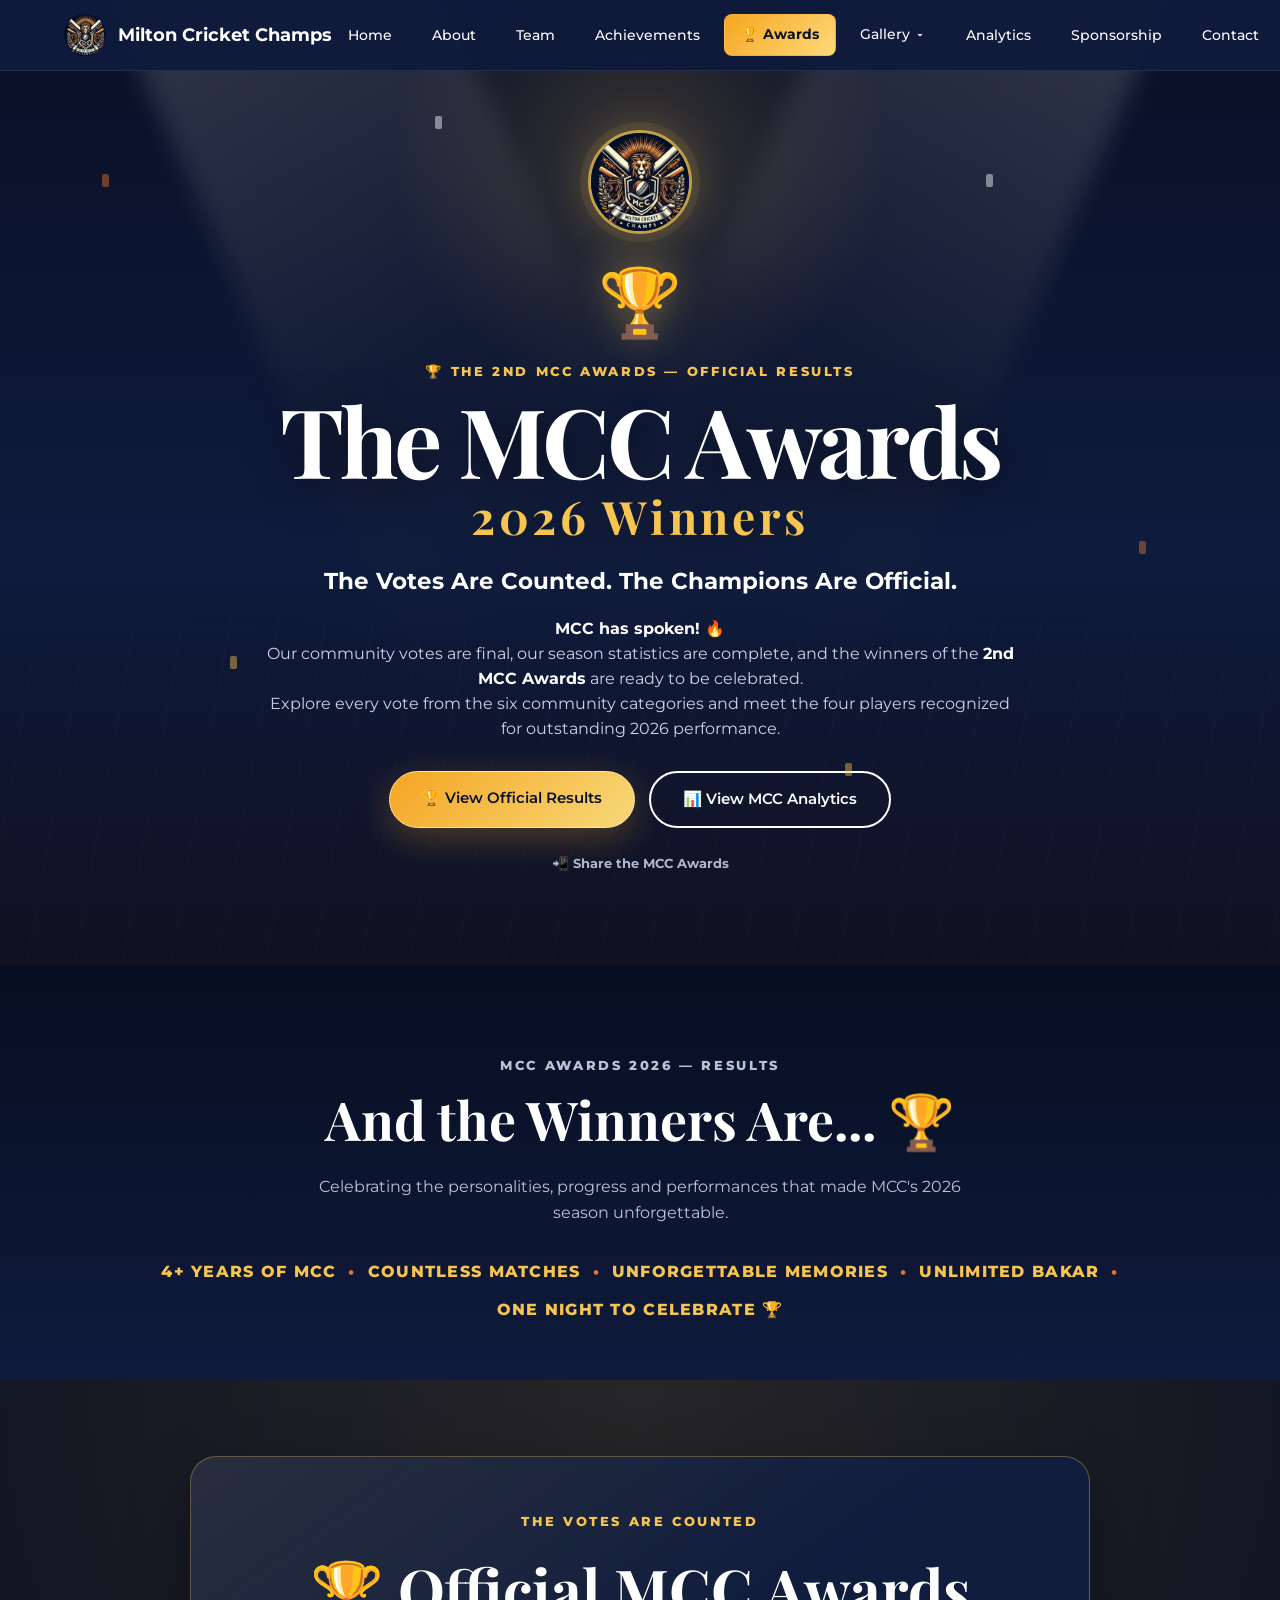
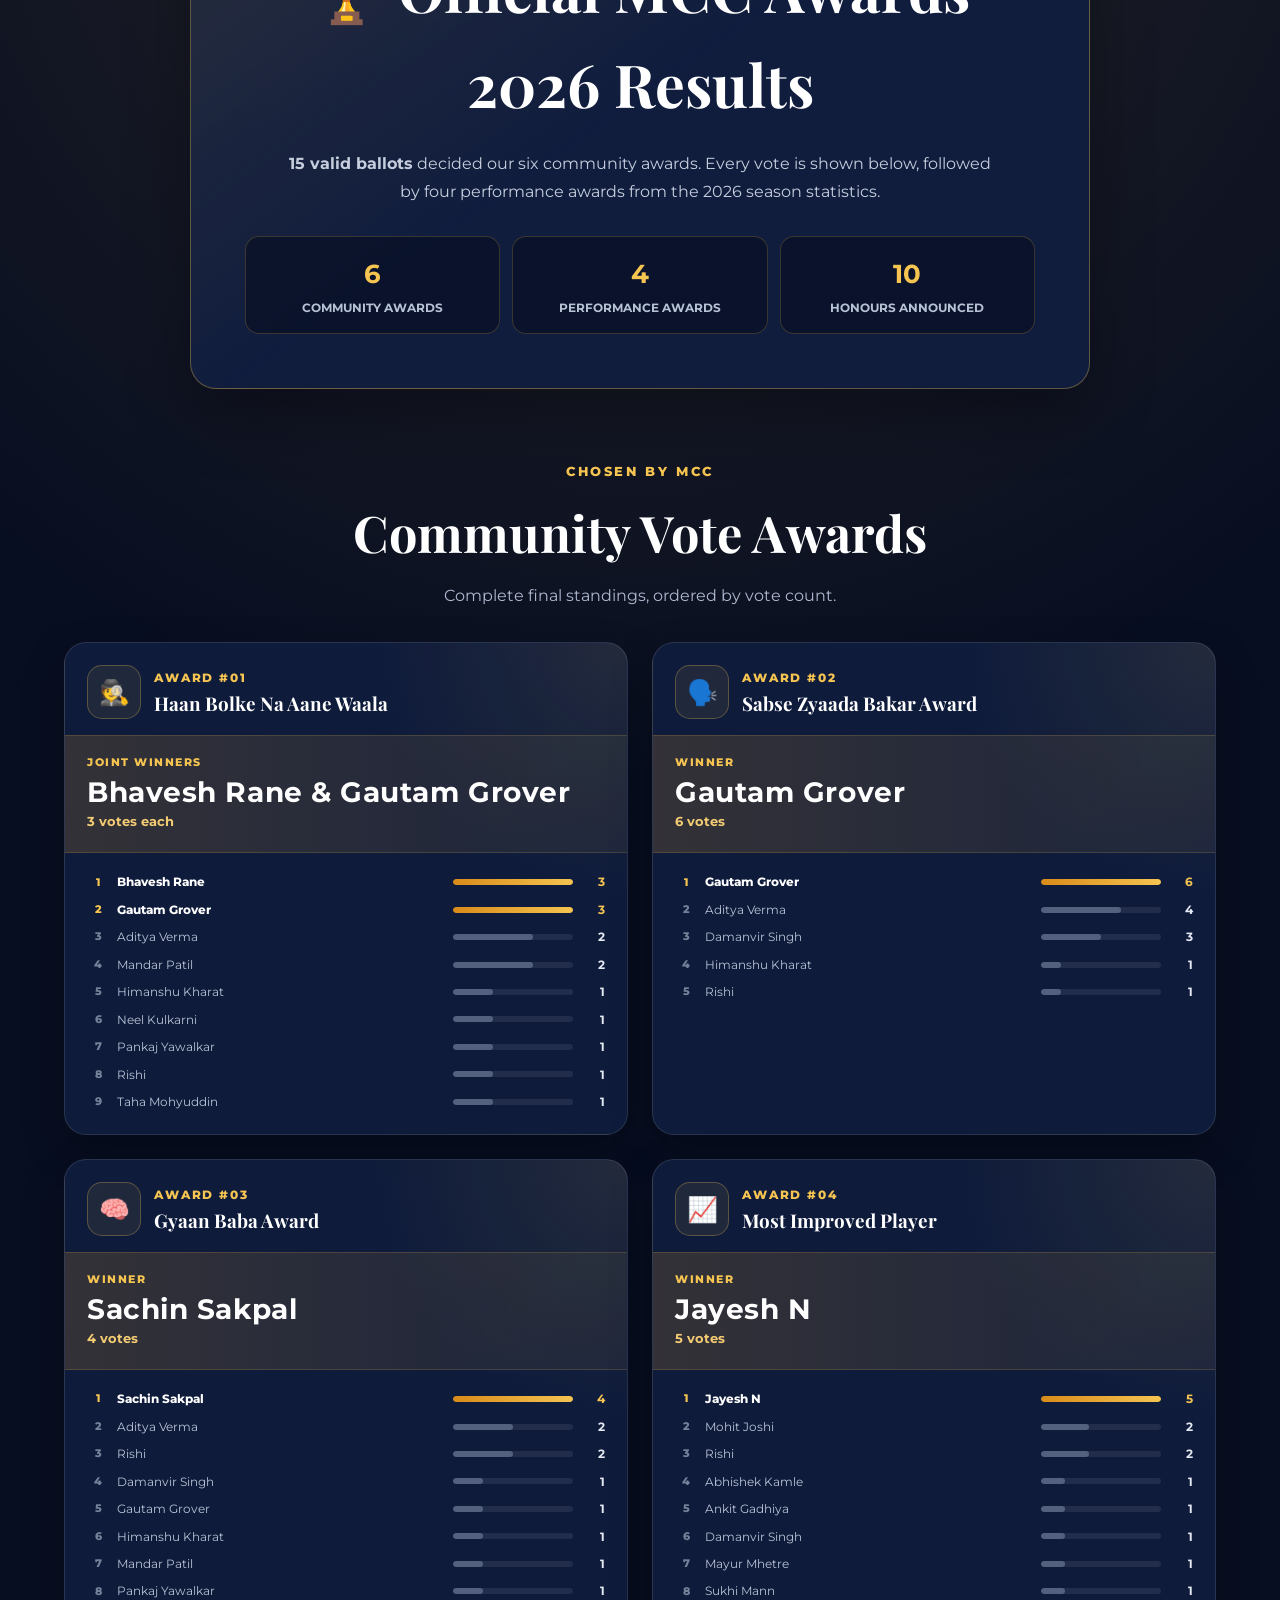
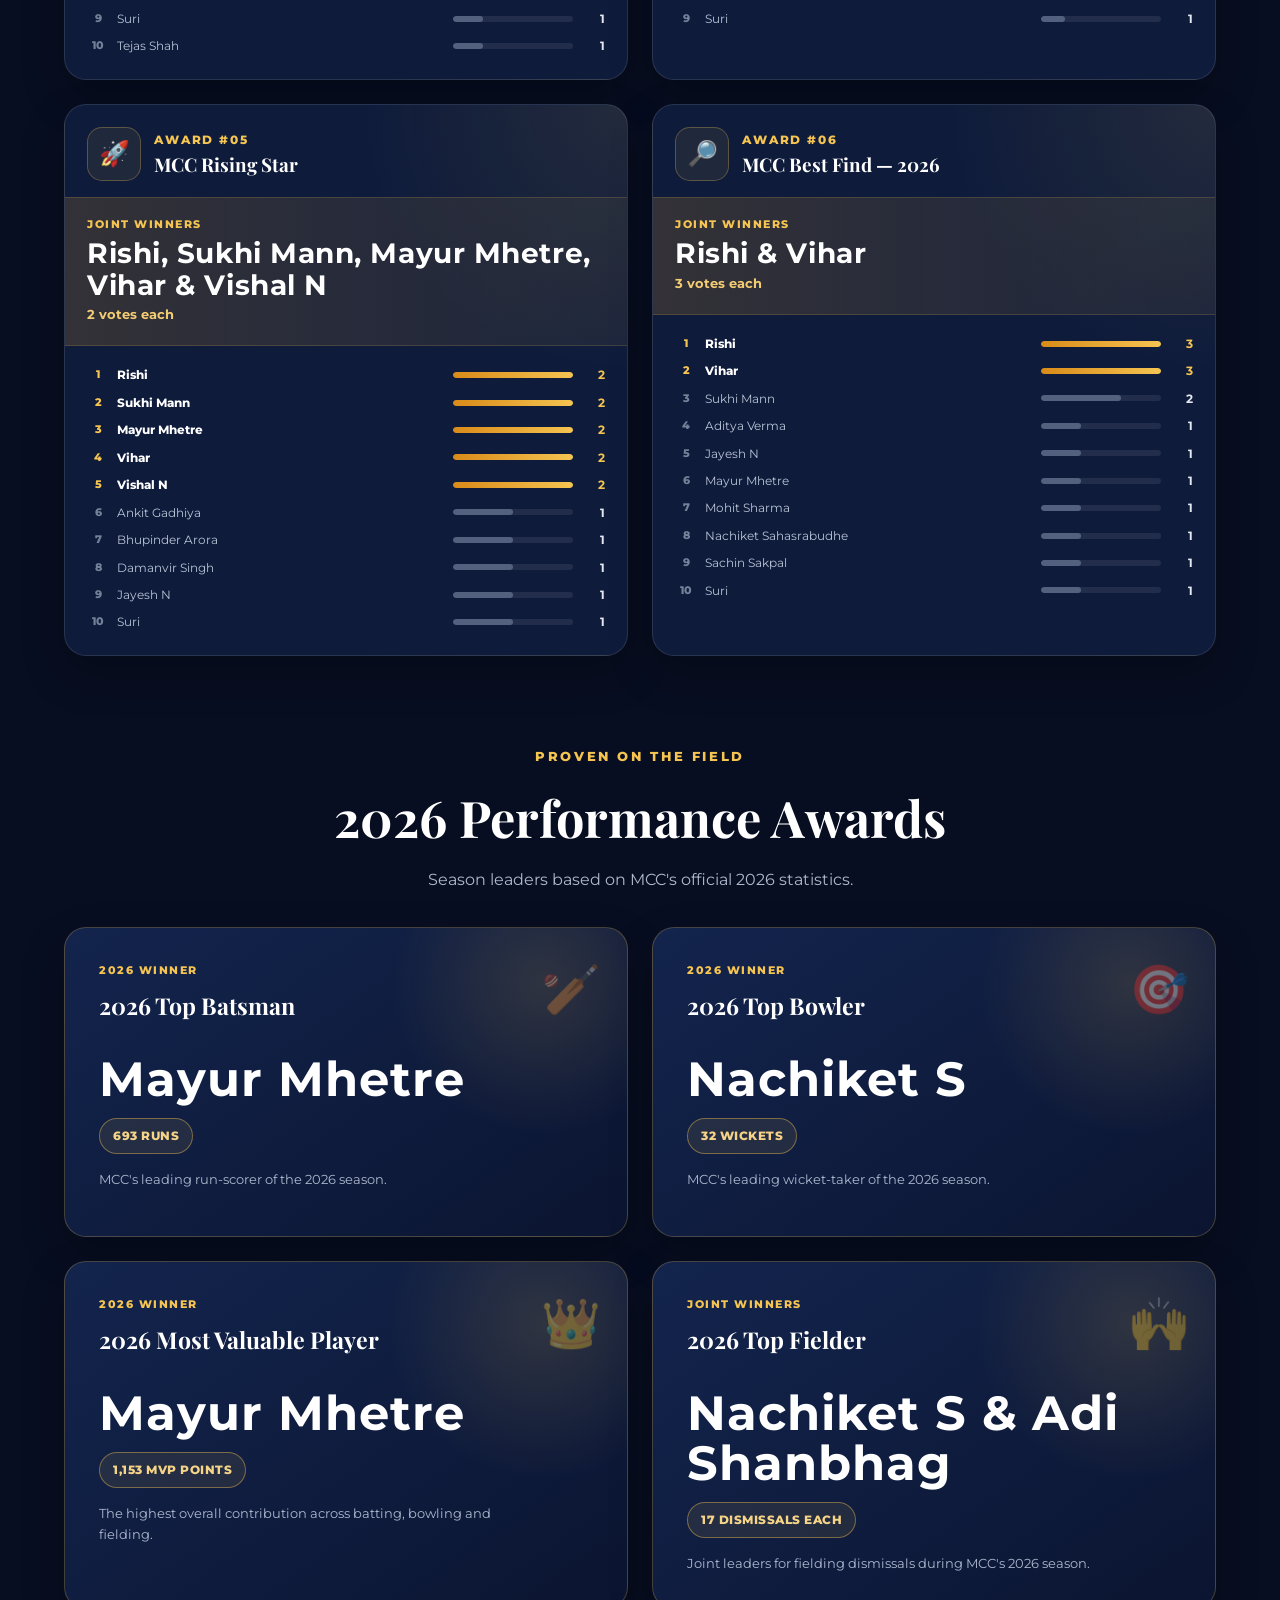
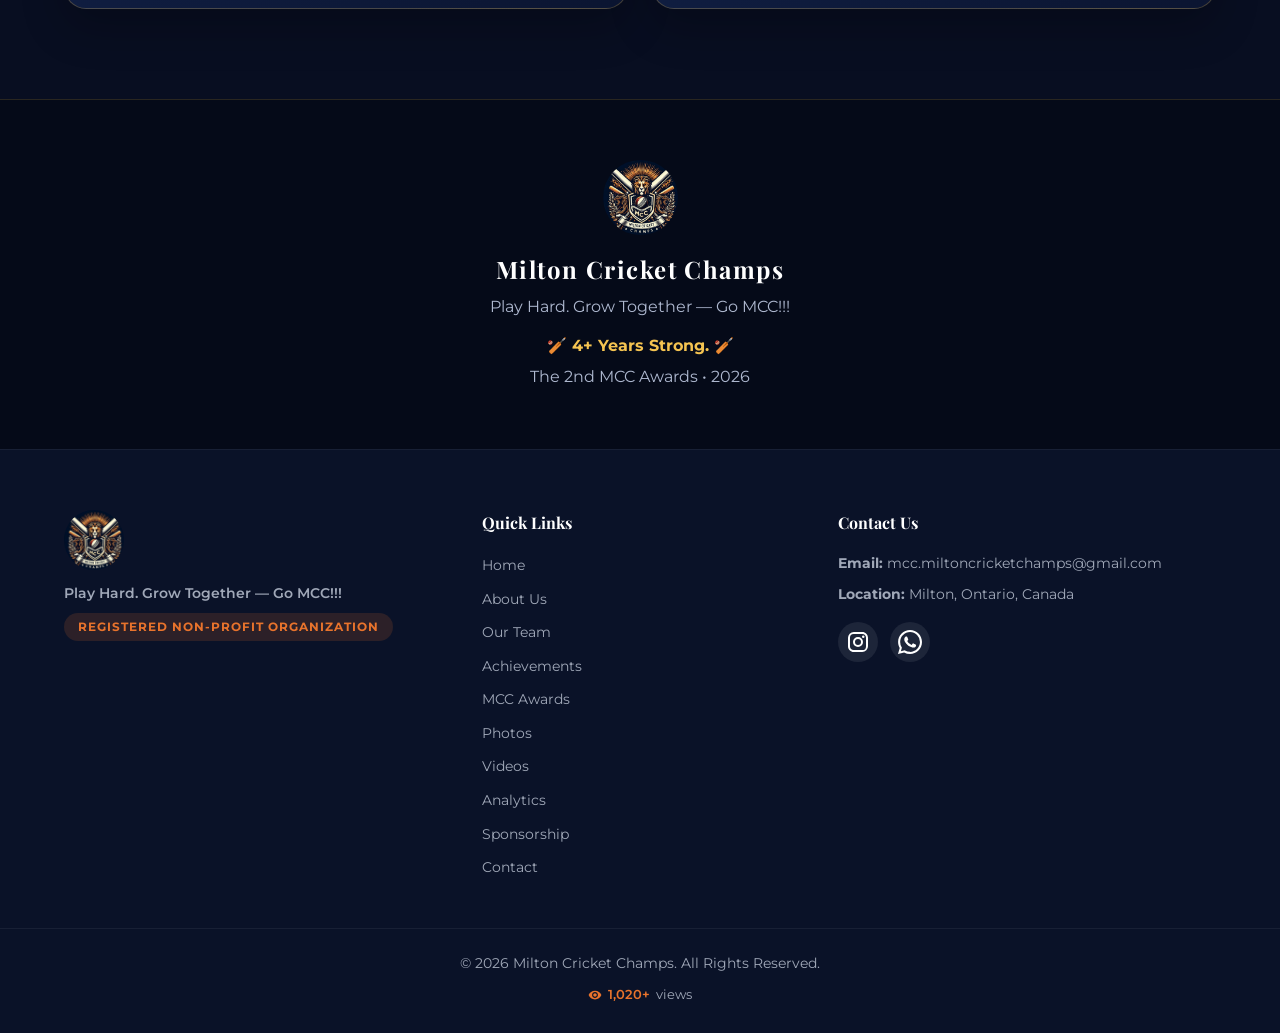
<file: awards.html>
<!DOCTYPE html>
<html lang="en">
<head>
  <meta charset="UTF-8">
  <meta name="viewport" content="width=device-width, initial-scale=1.0">
  <meta name="description" content="Official MCC Awards 2026 results — complete community vote standings and 2026 performance award winners.">
  <title>MCC Awards 2026 | Milton Cricket Champs</title>
  <link rel="icon" type="image/jpeg" href="img/logo.jpeg">
  <!-- Open Graph -->
  <meta property="og:title" content="MCC Awards 2026 | Milton Cricket Champs">
  <meta property="og:description" content="Official MCC Awards 2026 results — complete community vote standings and 2026 performance award winners.">
  <meta property="og:image" content="https://mcc-miltoncricketchamps.github.io/img/logo.jpeg">
  <meta property="og:type" content="website">
  <link href="https://fonts.googleapis.com/css2?family=Montserrat:wght@400;500;600;700;800&family=Playfair+Display:wght@700;800&display=swap" rel="stylesheet">
  <link rel="stylesheet" href="css/style.css">
  <!-- Google tag (gtag.js) -->
  <script async src="https://www.googletagmanager.com/gtag/js?id=G-EQ4QYPNRT9"></script>
  <script>
    window.dataLayer = window.dataLayer || [];
    function gtag(){dataLayer.push(arguments);}
    gtag('js', new Date());
    gtag('config', 'G-EQ4QYPNRT9');
  </script>
  <script type="application/ld+json">{
    "@context": "https://schema.org",
    "@type": "SportsOrganization",
    "name": "Milton Cricket Champs",
    "alternateName": "MCC",
    "url": "https://mcc-miltoncricketchamps.github.io",
    "logo": "https://mcc-miltoncricketchamps.github.io/img/logo.jpeg",
    "description": "A registered non-profit cricket organization in Milton, Ontario — building a strong, inclusive cricket community in the GTA since 2022.",
    "sport": "Cricket",
    "location": {
      "@type": "Place",
      "name": "Milton, Ontario",
      "address": {
        "@type": "PostalAddress",
        "addressLocality": "Milton",
        "addressRegion": "Ontario",
        "addressCountry": "CA"
      }
    },
    "email": "mcc.miltoncricketchamps@gmail.com",
    "foundingDate": "2022",
    "nonprofitStatus": "NonprofitType"
  }</script>

  <link rel="stylesheet" href="css/awards.css">
</head>
<body class="awards-page">
<nav class="navbar" id="navbar">
  <div class="nav-container">
    <a href="index.html" class="nav-brand">
      <img src="img/logo.jpeg" alt="MCC Logo" class="nav-logo">
      <span>Milton Cricket Champs</span>
    </a>
    <button class="hamburger" id="hamburger" aria-label="Toggle menu">
      <span></span><span></span><span></span>
    </button>
    <ul class="nav-links" id="navLinks">
      <li><a href="index.html">Home</a></li>
<li><a href="about.html">About</a></li>
<li><a href="team.html">Team</a></li>
<li><a href="achievements.html">Achievements</a></li>
<li class="nav-awards"><a href="awards.html" class="active">🏆 Awards</a></li>
<li class="nav-dropdown">
  <a href="#" class="dropdown-toggle">Gallery <svg class="dropdown-arrow" viewBox="0 0 24 24" width="12" height="12"><path fill="currentColor" d="M7 10l5 5 5-5z"/></svg></a>
  <ul class="dropdown-menu">
    <li><a href="gallery.html">Photos</a></li>
    <li><a href="videos.html">Videos</a></li>
  </ul>
</li>
<li><a href="analytics.html">Analytics</a></li>
<li><a href="sponsorship.html">Sponsorship</a></li>
<li><a href="contact.html">Contact</a></li>

    </ul>
  </div>
</nav>
<main>

<div id="awardsVotingExperience">
  <section class="awards-hero" aria-labelledby="awards-title">
    <div class="awards-stadium" aria-hidden="true"></div>
    <div class="awards-pitch" aria-hidden="true"></div>
    <div class="awards-confetti-field" aria-hidden="true">
      <span></span><span></span><span></span><span></span><span></span><span></span>
    </div>
    <div class="awards-hero-inner">
      <img src="img/logo.jpeg" alt="Milton Cricket Champs" class="awards-hero-logo">
      <span class="awards-trophy" aria-hidden="true">🏆</span>
      <p class="awards-eyebrow">🏆 The 2nd MCC Awards — Official Results</p>
      <h1 id="awards-title">The MCC Awards <span>2026 Winners</span></h1>
      <p class="awards-hero-tagline">The Votes Are Counted. The Champions Are Official.</p>
      <div class="awards-hero-copy">
        <p><strong>MCC has spoken! 🔥</strong></p>
        <p>Our community votes are final, our season statistics are complete, and the winners of the <strong>2nd MCC Awards</strong> are ready to be celebrated.</p>
        <p>Explore every vote from the six community categories and meet the four players recognized for outstanding 2026 performance.</p>
      </div>
      <div class="awards-hero-actions">
        <a href="#awardsCategories" class="btn awards-primary-btn" id="awardsHeroVoteButton">🏆 View Official Results</a>
        <a href="analytics.html" class="btn btn-outline">📊 View MCC Analytics</a>
      </div>
      <div class="awards-share-row">
        <button type="button" class="awards-share" id="awardsShare">📲 Share the MCC Awards</button>
      </div>
    </div>
  </section>

  <section class="awards-intro" id="results">
    <div class="container">
      <p class="awards-eyebrow">MCC Awards 2026 — Results</p>
      <h2>And the Winners Are... 🏆</h2>
      <p>Celebrating the personalities, progress and performances that made MCC's 2026 season unforgettable.</p>
      <div class="awards-ceremony-line" aria-label="MCC Awards story">
        <span>4+ Years of MCC</span>
        <span>Countless Matches</span>
        <span>Unforgettable Memories</span>
        <span>Unlimited Bakar</span>
        <span>One Night to Celebrate 🏆</span>
      </div>
    </div>
  </section>

  <section class="awards-voting-shell" id="awardsCategories">
    <div class="awards-progress" aria-live="polite" hidden>
      <div class="awards-progress-copy">
        <span>Voting Progress</span>
        <strong id="awardsProgressCount">0 of 6 Awards</strong>
      </div>
      <div class="awards-progress-track" aria-hidden="true">
        <div class="awards-progress-fill" id="awardsProgressFill"></div>
      </div>
    </div>
    <div class="container" id="awardsApp">
      <p class="nominee-empty">Loading the MCC Awards roster...</p>
    </div>
  </section>

  <section class="awards-countdown" id="awardsCountdown" aria-labelledby="countdown-title">
    <div class="container">
      <p class="awards-eyebrow">The Countdown Is On... ⏳</p>
      <h2 id="countdown-title">🏆 MCC Awards 2026</h2>
      <p id="countdown-copy">Voting officially closes at 12:31 PM ET today</p>
      <div class="countdown-grid">
        <div class="countdown-unit"><strong id="countdown-days">00</strong><span>Days</span></div>
        <div class="countdown-unit"><strong id="countdown-hours">00</strong><span>Hours</span></div>
        <div class="countdown-unit"><strong id="countdown-minutes">00</strong><span>Minutes</span></div>
        <div class="countdown-unit"><strong id="countdown-seconds">00</strong><span>Seconds</span></div>
      </div>
    </div>
  </section>

  <section class="awards-submit-section" hidden>
    <div class="container">
      <div class="awards-rules">
        <h3>A Few Ground Rules 😎</h3>
        <ul>
          <li>One vote per person.</li>
          <li>Voting is anonymous. Your contact is hashed only to prevent repeat submissions.</li>
          <li>Please choose wisely — these awards are in your hands!</li>
          <li>Votes for yourself will not be counted.</li>
          <li>Results and vote counts remain private until the official MCC Awards announcement.</li>
          <li>Voting officially closes at 12:31 PM ET today.</li>
        </ul>
      </div>
      <form class="awards-final-card" id="awardsVoteForm" novalidate>
        <p class="awards-eyebrow">Final Over</p>
        <h2>Ready to Make History? 🏆</h2>
        <p>Your votes decide who gets the bragging rights at the 2nd MCC Awards!</p>
        <div class="voter-contact-group">
          <label for="awardsVoterContact">Your email or phone number</label>
          <input id="awardsVoterContact" name="contact" type="text" inputmode="email" autocomplete="email" placeholder="Used only to prevent repeat voting" required>
          <small class="voter-privacy">🔒 Your contact is never saved. Only a private one-way hash is stored.</small>
        </div>
        <button class="awards-submit-btn" id="awardsSubmit" type="submit">🏆 Submit My MCC Votes</button>
        <p class="awards-preview-note" id="awardsPreviewNote" hidden></p>
        <p class="awards-form-message" id="awardsFormMessage" role="alert"></p>
      </form>
    </div>
  </section>
</div>

<section class="awards-success" id="awardsSuccess" aria-live="polite">
  <div class="awards-success-card">
    <div class="awards-success-icon" aria-hidden="true">🏏🏆</div>
    <h1>Vote Locked! 🔒</h1>
    <h2>You did your part. Now keep it secret! 🤫</h2>
    <p>Your votes have officially entered the MCC Awards. Who will win?</p>
    <div class="awards-success-list">
      The <strong>Haan Bolke Na Aane Waala?</strong> 😂<br>
      The <strong>Bakar Champion?</strong><br>
      The <strong>Gyaan Baba?</strong><br>
      The <strong>Most Improved Player?</strong><br>
      The <strong>Rising Star?</strong><br>
      Or the <strong>Best Find of 2026?</strong>
    </div>
    <p><strong>We'll find out at the 3rd Annual MCC Family Gathering! 🏆🎉</strong></p>
    <a href="index.html" class="btn awards-primary-btn" style="margin-top:28px;">🏠 Back to MCC</a>
  </div>
</section>
<div id="awardsConfetti" aria-hidden="true"></div>

<section class="awards-brand-finale">
  <img src="img/logo.jpeg" alt="MCC Logo">
  <h2>Milton Cricket Champs</h2>
  <p>Play Hard. Grow Together — Go MCC!!!</p>
  <strong>🏏 4+ Years Strong. 🏏</strong>
  <p>The 2nd MCC Awards • 2026</p>
</section>

</main>
<footer class="site-footer">
  <div class="footer-container">
    <div class="footer-col footer-brand">
      <img src="img/logo.jpeg" alt="MCC Logo" class="footer-logo">
      <p class="footer-tagline">Play Hard. Grow Together &mdash; Go MCC!!!</p>
      <span class="nfp-badge">Registered Non-Profit Organization</span>
    </div>
    <div class="footer-col">
      <h4>Quick Links</h4>
      <ul>
        <li><a href="index.html">Home</a></li>
        <li><a href="about.html">About Us</a></li>
        <li><a href="team.html">Our Team</a></li>
        <li><a href="achievements.html">Achievements</a></li>
        <li><a href="awards.html">MCC Awards</a></li>
        <li><a href="gallery.html">Photos</a></li>
        <li><a href="videos.html">Videos</a></li>
        <li><a href="analytics.html">Analytics</a></li>
        <li><a href="sponsorship.html">Sponsorship</a></li>
        <li><a href="contact.html">Contact</a></li>
      </ul>
    </div>
    <div class="footer-col">
      <h4>Contact Us</h4>
      <p><strong>Email:</strong> mcc.miltoncricketchamps@gmail.com</p>
      <p><strong>Location:</strong> Milton, Ontario, Canada</p>
      <div class="social-links">
        <a href="https://www.instagram.com/miltoncricketchamps/" target="_blank" rel="noopener" aria-label="Instagram">
          <svg viewBox="0 0 24 24" width="24" height="24"><path fill="currentColor" d="M7.8 2h8.4C19.4 2 22 4.6 22 7.8v8.4a5.8 5.8 0 0 1-5.8 5.8H7.8C4.6 22 2 19.4 2 16.2V7.8A5.8 5.8 0 0 1 7.8 2m-.2 2A3.6 3.6 0 0 0 4 7.6v8.8C4 18.39 5.61 20 7.6 20h8.8a3.6 3.6 0 0 0 3.6-3.6V7.6C20 5.61 18.39 4 16.4 4H7.6m9.65 1.5a1.25 1.25 0 0 1 1.25 1.25A1.25 1.25 0 0 1 17.25 8 1.25 1.25 0 0 1 16 6.75a1.25 1.25 0 0 1 1.25-1.25M12 7a5 5 0 0 1 5 5 5 5 0 0 1-5 5 5 5 0 0 1-5-5 5 5 0 0 1 5-5m0 2a3 3 0 0 0-3 3 3 3 0 0 0 3 3 3 3 0 0 0 3-3 3 3 0 0 0-3-3z"/></svg>
        </a>
        <a href="https://wa.me/16475231638" target="_blank" rel="noopener" class="whatsapp-link" aria-label="WhatsApp">
          <svg viewBox="0 0 24 24" width="24" height="24"><path fill="currentColor" d="M17.47 14.38c-.29-.15-1.72-.85-1.99-.95-.27-.1-.46-.15-.66.15-.2.29-.76.95-.93 1.14-.17.2-.34.22-.63.07-.29-.15-1.22-.45-2.32-1.43-.86-.76-1.44-1.71-1.61-2-.17-.29-.02-.44.13-.59.13-.13.29-.34.44-.51.15-.17.2-.29.29-.48.1-.2.05-.37-.02-.51-.07-.15-.66-1.58-.9-2.17-.24-.56-.48-.49-.66-.5h-.56c-.2 0-.51.07-.78.37-.27.29-1.02 1-1.02 2.44 0 1.44 1.05 2.83 1.19 3.02.15.2 2.06 3.14 4.99 4.41.7.3 1.24.48 1.66.61.7.22 1.34.19 1.84.12.56-.08 1.72-.7 1.96-1.38.24-.68.24-1.26.17-1.38-.07-.12-.27-.2-.56-.34m-5.42 7.4h-.03a9.87 9.87 0 0 1-5.03-1.38l-.36-.21-3.74.98 1-3.65-.24-.37a9.86 9.86 0 0 1-1.51-5.26c0-5.45 4.44-9.89 9.9-9.89 2.64 0 5.12 1.03 6.99 2.9a9.83 9.83 0 0 1 2.9 6.99c0 5.46-4.44 9.9-9.88 9.9m8.41-18.31A11.82 11.82 0 0 0 12.05 0C5.49 0 .09 5.4.09 12.04c0 2.12.56 4.19 1.61 6.01L0 24l6.1-1.6a12.04 12.04 0 0 0 5.95 1.56c6.56 0 11.94-5.4 11.94-12.04 0-3.22-1.24-6.24-3.52-8.52"/></svg>
        </a>
      </div>
    </div>
  </div>
  <div class="footer-bottom">
    <p>&copy; 2026 Milton Cricket Champs. All Rights Reserved.</p>
    <div class="site-views" id="siteViews">
      <svg viewBox="0 0 24 24"><path d="M12 4.5C7 4.5 2.73 7.61 1 12c1.73 4.39 6 7.5 11 7.5s9.27-3.11 11-7.5c-1.73-4.39-6-7.5-11-7.5zM12 17c-2.76 0-5-2.24-5-5s2.24-5 5-5 5 2.24 5 5-2.24 5-5 5zm0-8c-1.66 0-3 1.34-3 3s1.34 3 3 3 3-1.34 3-3-1.34-3-3-3z"/></svg>
      <span class="view-count">-</span> views
    </div>
  </div>
</footer>
<script src="js/main.js"></script>
<script src="js/awards.js"></script>
</body>
</html>
</file>
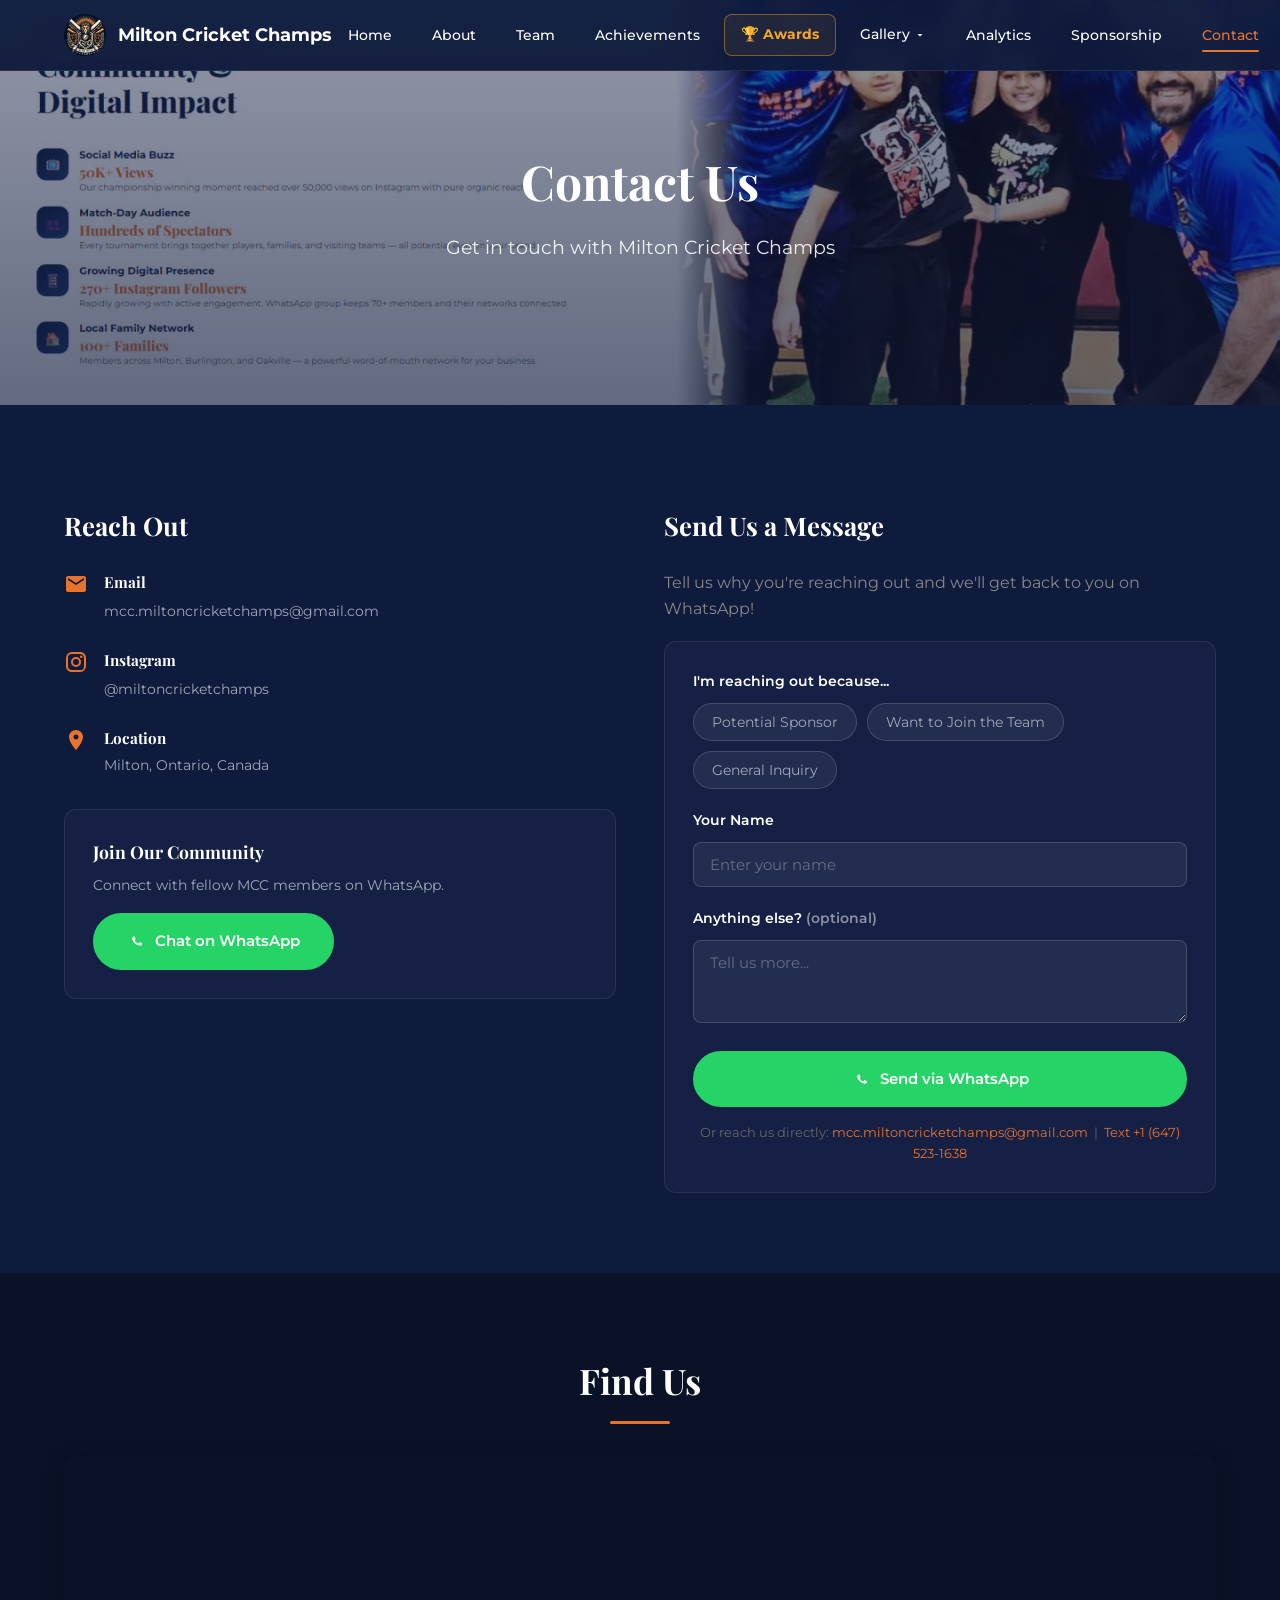
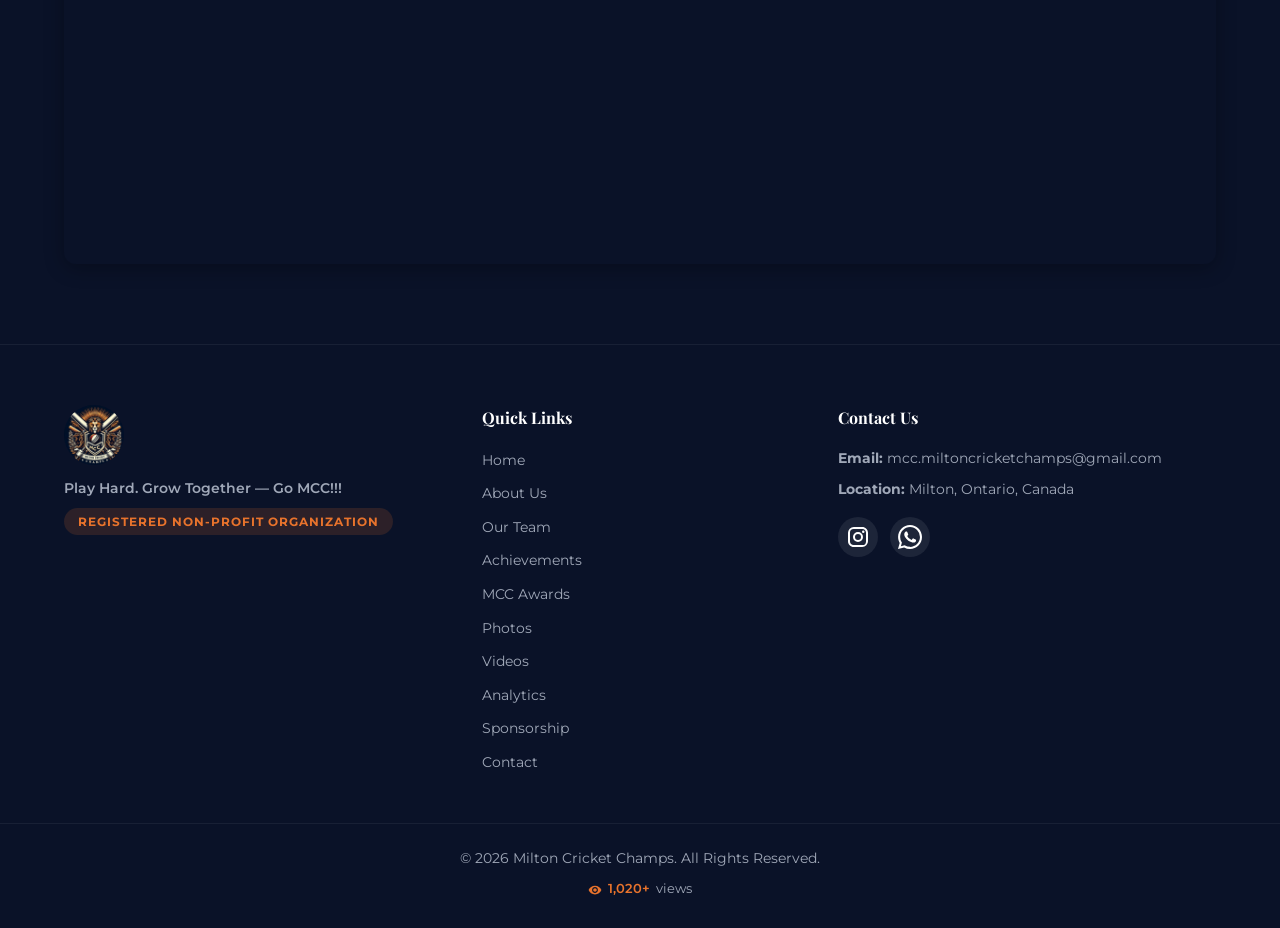
<file: contact.html>
<!DOCTYPE html>
<html lang="en">
<head>
  <meta charset="UTF-8">
  <meta name="viewport" content="width=device-width, initial-scale=1.0">
  <meta name="description" content="Contact Milton Cricket Champs — send us a message, join our WhatsApp community, or become a sponsor.">
  <title>Contact | Milton Cricket Champs</title>
  <link rel="icon" type="image/jpeg" href="img/logo.jpeg">
  <!-- Open Graph -->
  <meta property="og:title" content="Contact | Milton Cricket Champs">
  <meta property="og:description" content="Contact Milton Cricket Champs — send us a message, join our WhatsApp community, or become a sponsor.">
  <meta property="og:image" content="https://mcc-miltoncricketchamps.github.io/img/logo.jpeg">
  <meta property="og:type" content="website">
  <link href="https://fonts.googleapis.com/css2?family=Montserrat:wght@400;500;600;700;800&family=Playfair+Display:wght@700;800&display=swap" rel="stylesheet">
  <link rel="stylesheet" href="css/style.css">
  <!-- Google tag (gtag.js) -->
  <script async src="https://www.googletagmanager.com/gtag/js?id=G-EQ4QYPNRT9"></script>
  <script>
    window.dataLayer = window.dataLayer || [];
    function gtag(){dataLayer.push(arguments);}
    gtag('js', new Date());
    gtag('config', 'G-EQ4QYPNRT9');
  </script>
  <script type="application/ld+json">{
    "@context": "https://schema.org",
    "@type": "SportsOrganization",
    "name": "Milton Cricket Champs",
    "alternateName": "MCC",
    "url": "https://mcc-miltoncricketchamps.github.io",
    "logo": "https://mcc-miltoncricketchamps.github.io/img/logo.jpeg",
    "description": "A registered non-profit cricket organization in Milton, Ontario — building a strong, inclusive cricket community in the GTA since 2022.",
    "sport": "Cricket",
    "location": {
      "@type": "Place",
      "name": "Milton, Ontario",
      "address": {
        "@type": "PostalAddress",
        "addressLocality": "Milton",
        "addressRegion": "Ontario",
        "addressCountry": "CA"
      }
    },
    "email": "mcc.miltoncricketchamps@gmail.com",
    "foundingDate": "2022",
    "nonprofitStatus": "NonprofitType"
  }</script>
</head>
<body>
<nav class="navbar" id="navbar">
  <div class="nav-container">
    <a href="index.html" class="nav-brand">
      <img src="img/logo.jpeg" alt="MCC Logo" class="nav-logo">
      <span>Milton Cricket Champs</span>
    </a>
    <button class="hamburger" id="hamburger" aria-label="Toggle menu">
      <span></span><span></span><span></span>
    </button>
    <ul class="nav-links" id="navLinks">
      <li><a href="index.html">Home</a></li>
<li><a href="about.html">About</a></li>
<li><a href="team.html">Team</a></li>
<li><a href="achievements.html">Achievements</a></li>
<li class="nav-awards"><a href="awards.html">🏆 Awards</a></li>
<li class="nav-dropdown">
  <a href="#" class="dropdown-toggle">Gallery <svg class="dropdown-arrow" viewBox="0 0 24 24" width="12" height="12"><path fill="currentColor" d="M7 10l5 5 5-5z"/></svg></a>
  <ul class="dropdown-menu">
    <li><a href="gallery.html">Photos</a></li>
    <li><a href="videos.html">Videos</a></li>
  </ul>
</li>
<li><a href="analytics.html">Analytics</a></li>
<li><a href="sponsorship.html">Sponsorship</a></li>
<li><a href="contact.html" class="active">Contact</a></li>

    </ul>
  </div>
</nav>
<main>

<!-- Hero Banner -->
<section class="page-hero">
  <div class="page-hero-bg">
    <img src="img/gallery/slide_7.jpg" alt="Contact MCC">
  </div>
  <div class="hero-overlay"></div>
  <div class="page-hero-content">
    <h1>Contact Us</h1>
    <p>Get in touch with Milton Cricket Champs</p>
  </div>
</section>

<!-- Contact Section -->
<section class="section">
  <div class="container">
    <div class="contact-grid">
      <!-- Contact Info -->
      <div class="contact-info">
        <h2>Reach Out</h2>
        <div class="contact-item">
          <svg viewBox="0 0 24 24" width="24" height="24"><path fill="currentColor" d="M20 4H4c-1.1 0-2 .9-2 2v12c0 1.1.9 2 2 2h16c1.1 0 2-.9 2-2V6c0-1.1-.9-2-2-2zm0 4l-8 5-8-5V6l8 5 8-5v2z"/></svg>
          <div>
            <h4>Email</h4>
            <a href="mailto:mcc.miltoncricketchamps@gmail.com">mcc.miltoncricketchamps@gmail.com</a>
          </div>
        </div>
        <div class="contact-item">
          <svg viewBox="0 0 24 24" width="24" height="24"><path fill="currentColor" d="M7.8 2h8.4C19.4 2 22 4.6 22 7.8v8.4a5.8 5.8 0 0 1-5.8 5.8H7.8C4.6 22 2 19.4 2 16.2V7.8A5.8 5.8 0 0 1 7.8 2m-.2 2A3.6 3.6 0 0 0 4 7.6v8.8C4 18.39 5.61 20 7.6 20h8.8a3.6 3.6 0 0 0 3.6-3.6V7.6C20 5.61 18.39 4 16.4 4H7.6m9.65 1.5a1.25 1.25 0 0 1 1.25 1.25A1.25 1.25 0 0 1 17.25 8 1.25 1.25 0 0 1 16 6.75a1.25 1.25 0 0 1 1.25-1.25M12 7a5 5 0 0 1 5 5 5 5 0 0 1-5 5 5 5 0 0 1-5-5 5 5 0 0 1 5-5m0 2a3 3 0 0 0-3 3 3 3 0 0 0 3 3 3 3 0 0 0 3-3 3 3 0 0 0-3-3z"/></svg>
          <div>
            <h4>Instagram</h4>
            <a href="https://www.instagram.com/miltoncricketchamps/" target="_blank" rel="noopener">@miltoncricketchamps</a>
          </div>
        </div>
        <div class="contact-item">
          <svg viewBox="0 0 24 24" width="24" height="24"><path fill="currentColor" d="M12 2C8.13 2 5 5.13 5 9c0 5.25 7 13 7 13s7-7.75 7-13c0-3.87-3.13-7-7-7zm0 9.5c-1.38 0-2.5-1.12-2.5-2.5s1.12-2.5 2.5-2.5 2.5 1.12 2.5 2.5-1.12 2.5-2.5 2.5z"/></svg>
          <div>
            <h4>Location</h4>
            <p>Milton, Ontario, Canada</p>
          </div>
        </div>

        <!-- WhatsApp -->
        <div class="whatsapp-cta">
          <h3>Join Our Community</h3>
          <p>Connect with fellow MCC members on WhatsApp.</p>
          <a href="https://wa.me/16475231638" target="_blank" rel="noopener" class="btn btn-whatsapp">
            <svg viewBox="0 0 24 24" width="20" height="20"><path fill="currentColor" d="M17.47 14.38c-.29-.15-1.72-.85-1.99-.95-.27-.1-.46-.15-.66.15-.2.29-.76.95-.93 1.14-.17.2-.34.22-.63.07-.29-.15-1.22-.45-2.32-1.43-.86-.76-1.44-1.71-1.61-2-.17-.29-.02-.44.13-.59.13-.13.29-.34.44-.51.15-.17.2-.29.29-.48.1-.2.05-.37-.02-.51-.07-.15-.66-1.58-.9-2.17-.24-.56-.48-.49-.66-.5h-.56c-.2 0-.51.07-.78.37-.27.29-1.02 1-1.02 2.44 0 1.44 1.05 2.83 1.19 3.02.15.2 2.06 3.14 4.99 4.41.7.3 1.24.48 1.66.61.7.22 1.34.19 1.84.12.56-.08 1.72-.7 1.96-1.38.24-.68.24-1.26.17-1.38-.07-.12-.27-.2-.56-.34"/></svg>
            Chat on WhatsApp
          </a>
        </div>
      </div>

      <!-- WhatsApp Message Builder -->
      <div class="contact-form-wrapper">
        <h2>Send Us a Message</h2>
        <p style="color: #888; margin-bottom: 20px;">Tell us why you're reaching out and we'll get back to you on WhatsApp!</p>

        <div class="wa-builder" id="waBuilder">
          <!-- Step 1: Reason -->
          <div class="wa-step">
            <label class="wa-label">I'm reaching out because...</label>
            <div class="wa-options" id="waReason">
              <button class="wa-option" data-value="sponsor" onclick="waSelect(this)">Potential Sponsor</button>
              <button class="wa-option" data-value="join" onclick="waSelect(this)">Want to Join the Team</button>
              <button class="wa-option" data-value="general" onclick="waSelect(this)">General Inquiry</button>
            </div>
          </div>

          <!-- Step 2: Experience (shown only for join) -->
          <div class="wa-step wa-hidden" id="waExpStep">
            <label class="wa-label">My cricket experience level:</label>
            <div class="wa-options" id="waExperience">
              <button class="wa-option" data-value="beginner" onclick="waSelect(this)">Beginner</button>
              <button class="wa-option" data-value="intermediate" onclick="waSelect(this)">Intermediate</button>
              <button class="wa-option" data-value="advanced" onclick="waSelect(this)">Advanced / League Experience</button>
            </div>
          </div>

          <!-- Step 3: Name -->
          <div class="wa-step">
            <label class="wa-label" for="waName">Your Name</label>
            <input type="text" id="waName" class="wa-input" placeholder="Enter your name">
          </div>

          <!-- Step 4: Optional message -->
          <div class="wa-step">
            <label class="wa-label" for="waMsg">Anything else? <span style="opacity:0.5">(optional)</span></label>
            <textarea id="waMsg" class="wa-input" rows="3" placeholder="Tell us more..."></textarea>
          </div>

          <!-- Send Button -->
          <a id="waSendBtn" href="#" target="_blank" rel="noopener" class="btn btn-whatsapp btn-full" onclick="return waBuildLink()">
            <svg viewBox="0 0 24 24" width="20" height="20"><path fill="currentColor" d="M17.47 14.38c-.29-.15-1.72-.85-1.99-.95-.27-.1-.46-.15-.66.15-.2.29-.76.95-.93 1.14-.17.2-.34.22-.63.07-.29-.15-1.22-.45-2.32-1.43-.86-.76-1.44-1.71-1.61-2-.17-.29-.02-.44.13-.59.13-.13.29-.34.44-.51.15-.17.2-.29.29-.48.1-.2.05-.37-.02-.51-.07-.15-.66-1.58-.9-2.17-.24-.56-.48-.49-.66-.5h-.56c-.2 0-.51.07-.78.37-.27.29-1.02 1-1.02 2.44 0 1.44 1.05 2.83 1.19 3.02.15.2 2.06 3.14 4.99 4.41.7.3 1.24.48 1.66.61.7.22 1.34.19 1.84.12.56-.08 1.72-.7 1.96-1.38.24-.68.24-1.26.17-1.38-.07-.12-.27-.2-.56-.34"/></svg>
            Send via WhatsApp
          </a>

          <p style="text-align:center; margin-top:16px; color:#666; font-size:0.8rem;">
            Or reach us directly: <a href="mailto:mcc.miltoncricketchamps@gmail.com" style="color:var(--orange);">mcc.miltoncricketchamps@gmail.com</a>
            &nbsp;|&nbsp; <a href="sms:+16475231638" style="color:var(--orange);">Text +1 (647) 523-1638</a>
          </p>
        </div>
      </div>
    </div>
  </div>
</section>

<!-- Map -->
<section class="section section-alt">
  <div class="container">
    <h2 class="section-title">Find Us</h2>
    <div class="map-container">
      <iframe
        src="https://www.google.com/maps/embed?pb=!1m18!1m12!1m3!1d92452.2517421498!2d-79.93!3d43.52!2m3!1f0!2f0!3f0!3m2!1i1024!2i768!4f13.1!3m3!1m2!1s0x882b6f0b7f2a1b5d%3A0x3d3b8c2a8b3f4c0a!2sMilton%2C%20ON!5e0!3m2!1sen!2sca!4v1"
        width="100%" height="400" style="border:0;" allowfullscreen="" loading="lazy"
        referrerpolicy="no-referrer-when-downgrade" title="Milton Ontario Map">
      </iframe>
    </div>
  </div>
</section>

</main>
<footer class="site-footer">
  <div class="footer-container">
    <div class="footer-col footer-brand">
      <img src="img/logo.jpeg" alt="MCC Logo" class="footer-logo">
      <p class="footer-tagline">Play Hard. Grow Together &mdash; Go MCC!!!</p>
      <span class="nfp-badge">Registered Non-Profit Organization</span>
    </div>
    <div class="footer-col">
      <h4>Quick Links</h4>
      <ul>
        <li><a href="index.html">Home</a></li>
        <li><a href="about.html">About Us</a></li>
        <li><a href="team.html">Our Team</a></li>
        <li><a href="achievements.html">Achievements</a></li>
        <li><a href="awards.html">MCC Awards</a></li>
        <li><a href="gallery.html">Photos</a></li>
        <li><a href="videos.html">Videos</a></li>
        <li><a href="analytics.html">Analytics</a></li>
        <li><a href="sponsorship.html">Sponsorship</a></li>
        <li><a href="contact.html">Contact</a></li>
      </ul>
    </div>
    <div class="footer-col">
      <h4>Contact Us</h4>
      <p><strong>Email:</strong> mcc.miltoncricketchamps@gmail.com</p>
      <p><strong>Location:</strong> Milton, Ontario, Canada</p>
      <div class="social-links">
        <a href="https://www.instagram.com/miltoncricketchamps/" target="_blank" rel="noopener" aria-label="Instagram">
          <svg viewBox="0 0 24 24" width="24" height="24"><path fill="currentColor" d="M7.8 2h8.4C19.4 2 22 4.6 22 7.8v8.4a5.8 5.8 0 0 1-5.8 5.8H7.8C4.6 22 2 19.4 2 16.2V7.8A5.8 5.8 0 0 1 7.8 2m-.2 2A3.6 3.6 0 0 0 4 7.6v8.8C4 18.39 5.61 20 7.6 20h8.8a3.6 3.6 0 0 0 3.6-3.6V7.6C20 5.61 18.39 4 16.4 4H7.6m9.65 1.5a1.25 1.25 0 0 1 1.25 1.25A1.25 1.25 0 0 1 17.25 8 1.25 1.25 0 0 1 16 6.75a1.25 1.25 0 0 1 1.25-1.25M12 7a5 5 0 0 1 5 5 5 5 0 0 1-5 5 5 5 0 0 1-5-5 5 5 0 0 1 5-5m0 2a3 3 0 0 0-3 3 3 3 0 0 0 3 3 3 3 0 0 0 3-3 3 3 0 0 0-3-3z"/></svg>
        </a>
        <a href="https://wa.me/16475231638" target="_blank" rel="noopener" class="whatsapp-link" aria-label="WhatsApp">
          <svg viewBox="0 0 24 24" width="24" height="24"><path fill="currentColor" d="M17.47 14.38c-.29-.15-1.72-.85-1.99-.95-.27-.1-.46-.15-.66.15-.2.29-.76.95-.93 1.14-.17.2-.34.22-.63.07-.29-.15-1.22-.45-2.32-1.43-.86-.76-1.44-1.71-1.61-2-.17-.29-.02-.44.13-.59.13-.13.29-.34.44-.51.15-.17.2-.29.29-.48.1-.2.05-.37-.02-.51-.07-.15-.66-1.58-.9-2.17-.24-.56-.48-.49-.66-.5h-.56c-.2 0-.51.07-.78.37-.27.29-1.02 1-1.02 2.44 0 1.44 1.05 2.83 1.19 3.02.15.2 2.06 3.14 4.99 4.41.7.3 1.24.48 1.66.61.7.22 1.34.19 1.84.12.56-.08 1.72-.7 1.96-1.38.24-.68.24-1.26.17-1.38-.07-.12-.27-.2-.56-.34m-5.42 7.4h-.03a9.87 9.87 0 0 1-5.03-1.38l-.36-.21-3.74.98 1-3.65-.24-.37a9.86 9.86 0 0 1-1.51-5.26c0-5.45 4.44-9.89 9.9-9.89 2.64 0 5.12 1.03 6.99 2.9a9.83 9.83 0 0 1 2.9 6.99c0 5.46-4.44 9.9-9.88 9.9m8.41-18.31A11.82 11.82 0 0 0 12.05 0C5.49 0 .09 5.4.09 12.04c0 2.12.56 4.19 1.61 6.01L0 24l6.1-1.6a12.04 12.04 0 0 0 5.95 1.56c6.56 0 11.94-5.4 11.94-12.04 0-3.22-1.24-6.24-3.52-8.52"/></svg>
        </a>
      </div>
    </div>
  </div>
  <div class="footer-bottom">
    <p>&copy; 2026 Milton Cricket Champs. All Rights Reserved.</p>
    <div class="site-views" id="siteViews">
      <svg viewBox="0 0 24 24"><path d="M12 4.5C7 4.5 2.73 7.61 1 12c1.73 4.39 6 7.5 11 7.5s9.27-3.11 11-7.5c-1.73-4.39-6-7.5-11-7.5zM12 17c-2.76 0-5-2.24-5-5s2.24-5 5-5 5 2.24 5 5-2.24 5-5 5zm0-8c-1.66 0-3 1.34-3 3s1.34 3 3 3 3-1.34 3-3-1.34-3-3-3z"/></svg>
      <span class="view-count">-</span> views
    </div>
  </div>
</footer>
<script src="js/main.js"></script>
</body>
</html>
</file>
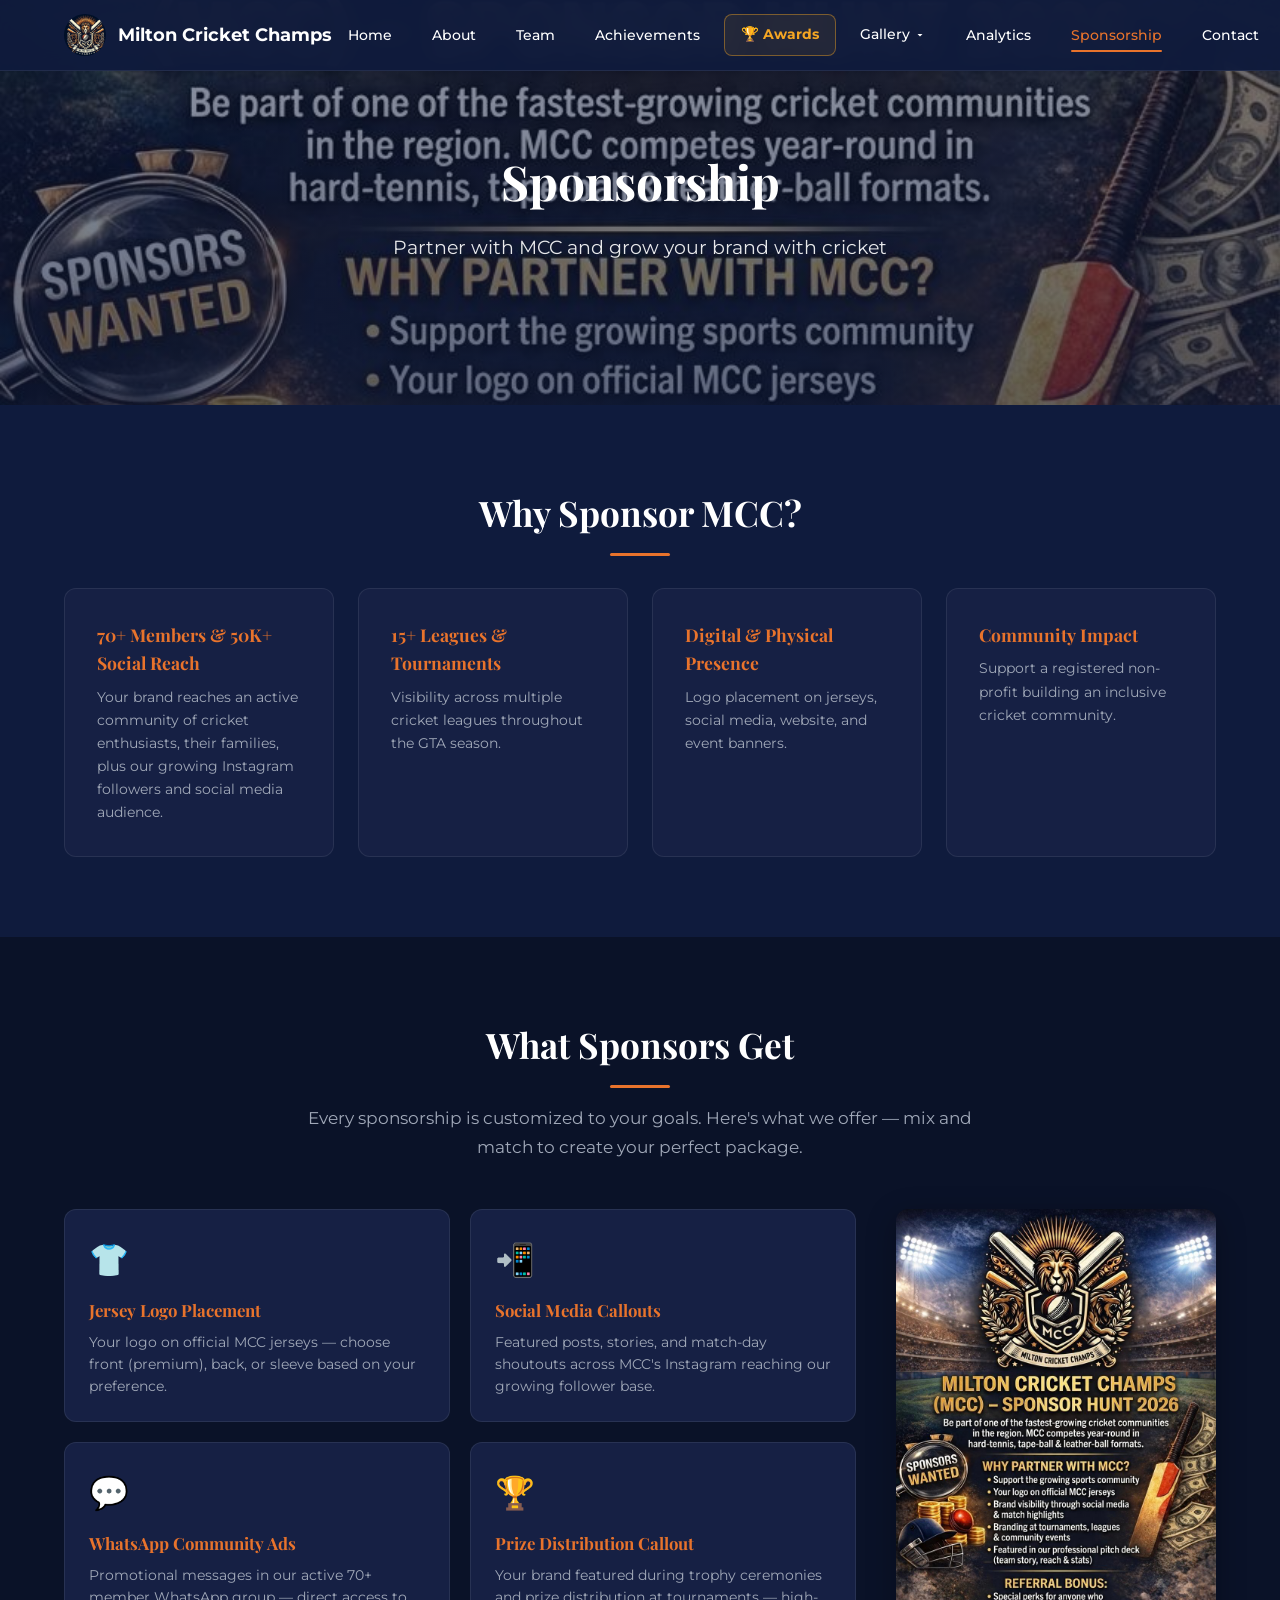
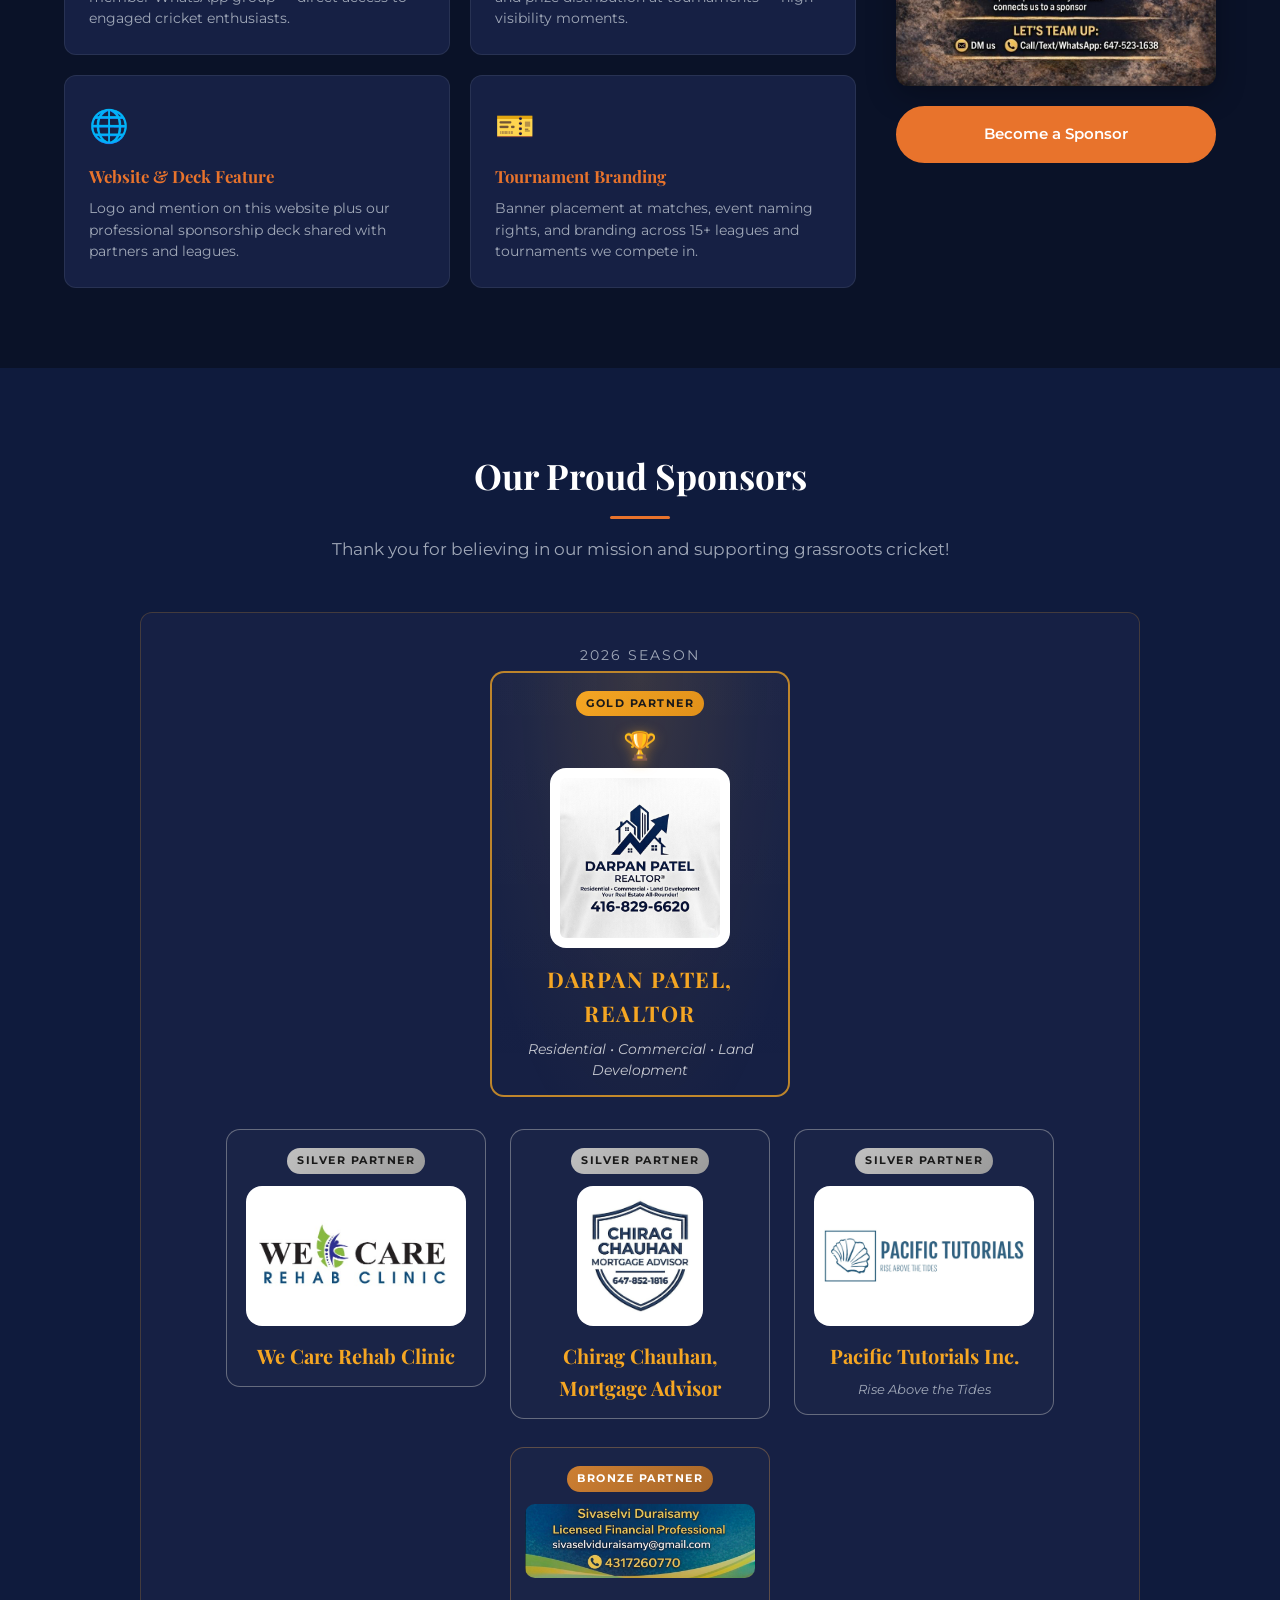
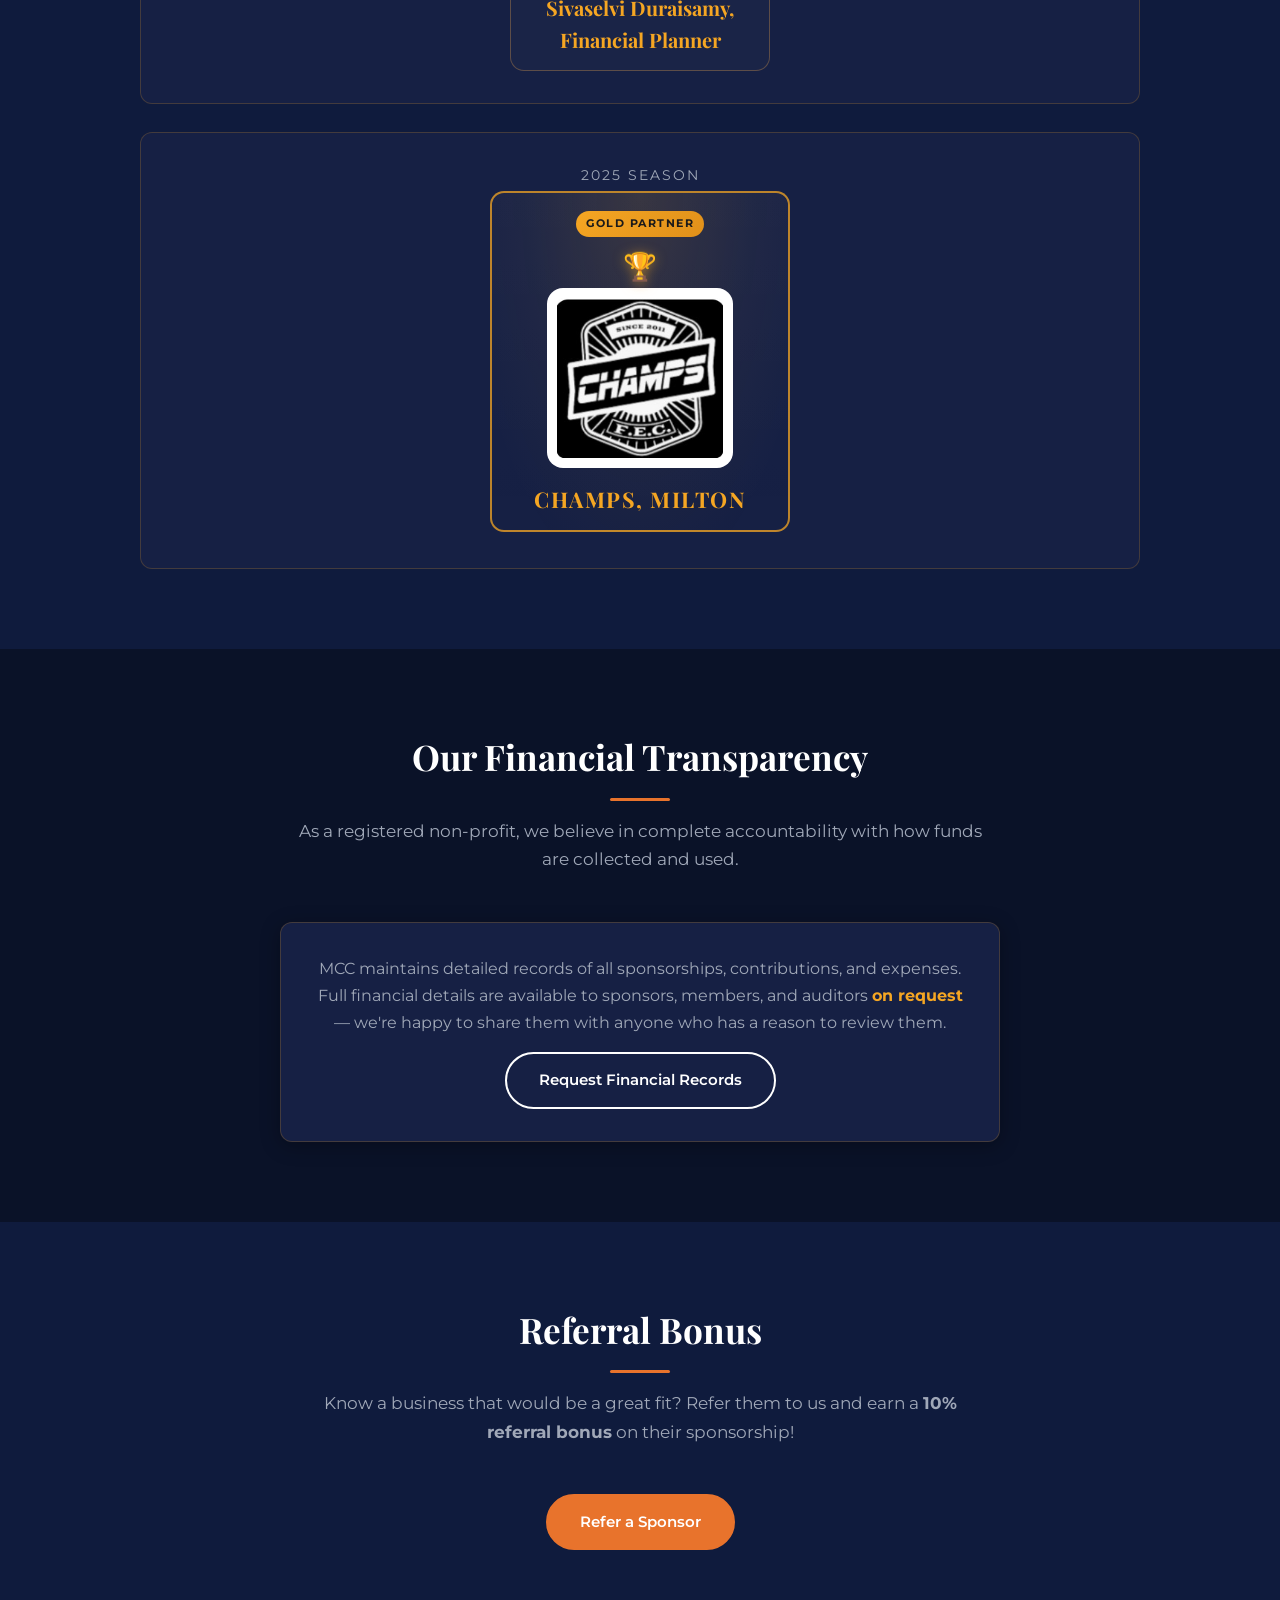
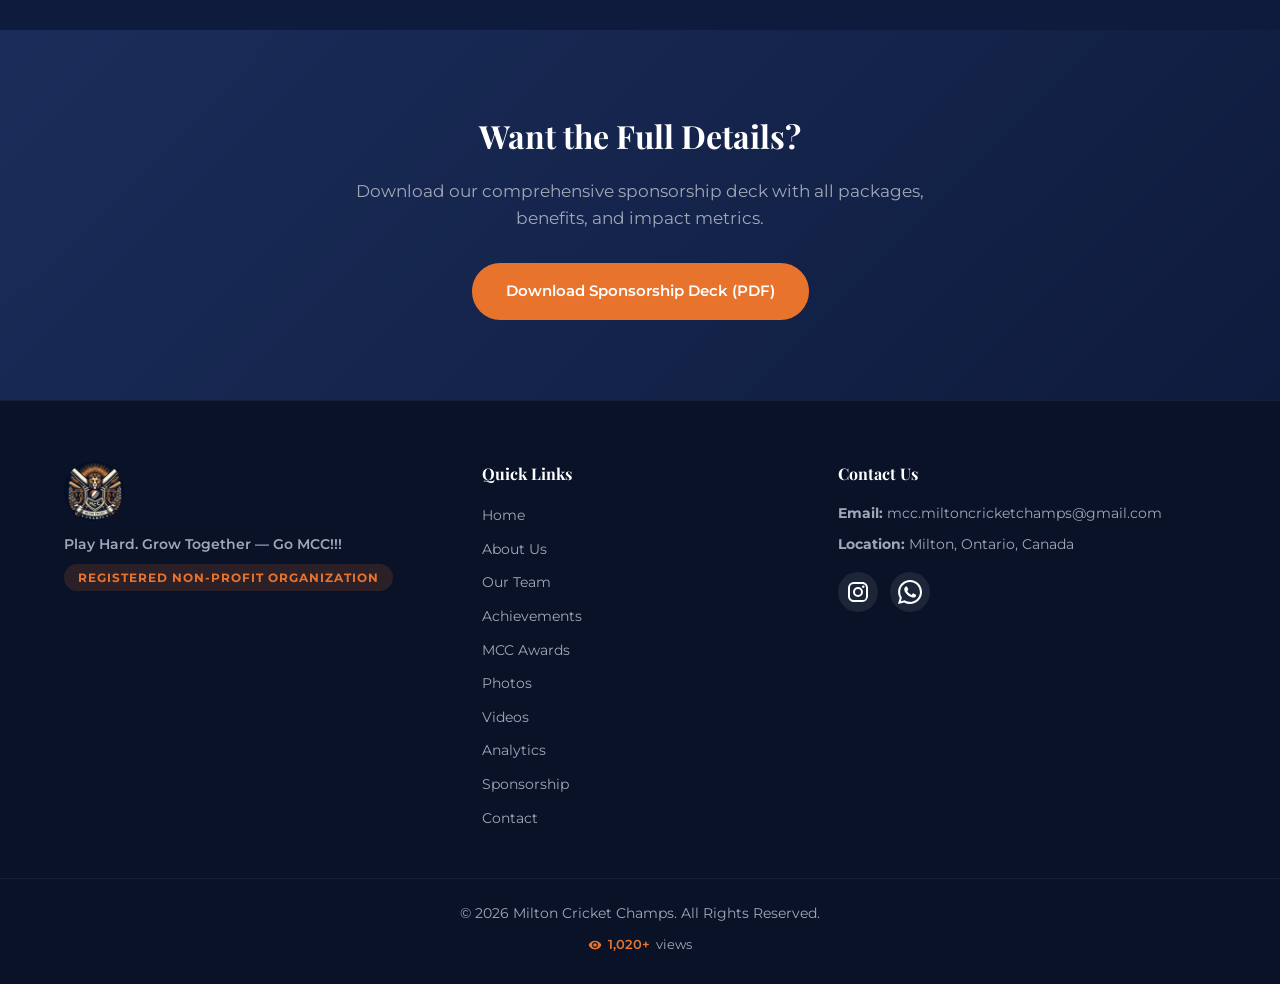
<file: sponsorship.html>
<!DOCTYPE html>
<html lang="en">
<head>
  <meta charset="UTF-8">
  <meta name="viewport" content="width=device-width, initial-scale=1.0">
  <meta name="description" content="Sponsor Milton Cricket Champs — customizable sponsorship packages to grow your brand with cricket.">
  <title>Sponsorship | Milton Cricket Champs</title>
  <link rel="icon" type="image/jpeg" href="img/logo.jpeg">
  <!-- Open Graph -->
  <meta property="og:title" content="Sponsorship | Milton Cricket Champs">
  <meta property="og:description" content="Sponsor Milton Cricket Champs — customizable sponsorship packages to grow your brand with cricket.">
  <meta property="og:image" content="https://mcc-miltoncricketchamps.github.io/img/logo.jpeg">
  <meta property="og:type" content="website">
  <link href="https://fonts.googleapis.com/css2?family=Montserrat:wght@400;500;600;700;800&family=Playfair+Display:wght@700;800&display=swap" rel="stylesheet">
  <link rel="stylesheet" href="css/style.css">
  <!-- Google tag (gtag.js) -->
  <script async src="https://www.googletagmanager.com/gtag/js?id=G-EQ4QYPNRT9"></script>
  <script>
    window.dataLayer = window.dataLayer || [];
    function gtag(){dataLayer.push(arguments);}
    gtag('js', new Date());
    gtag('config', 'G-EQ4QYPNRT9');
  </script>
  <script type="application/ld+json">{
    "@context": "https://schema.org",
    "@type": "SportsOrganization",
    "name": "Milton Cricket Champs",
    "alternateName": "MCC",
    "url": "https://mcc-miltoncricketchamps.github.io",
    "logo": "https://mcc-miltoncricketchamps.github.io/img/logo.jpeg",
    "description": "A registered non-profit cricket organization in Milton, Ontario — building a strong, inclusive cricket community in the GTA since 2022.",
    "sport": "Cricket",
    "location": {
      "@type": "Place",
      "name": "Milton, Ontario",
      "address": {
        "@type": "PostalAddress",
        "addressLocality": "Milton",
        "addressRegion": "Ontario",
        "addressCountry": "CA"
      }
    },
    "email": "mcc.miltoncricketchamps@gmail.com",
    "foundingDate": "2022",
    "nonprofitStatus": "NonprofitType"
  }</script>
</head>
<body>
<nav class="navbar" id="navbar">
  <div class="nav-container">
    <a href="index.html" class="nav-brand">
      <img src="img/logo.jpeg" alt="MCC Logo" class="nav-logo">
      <span>Milton Cricket Champs</span>
    </a>
    <button class="hamburger" id="hamburger" aria-label="Toggle menu">
      <span></span><span></span><span></span>
    </button>
    <ul class="nav-links" id="navLinks">
      <li><a href="index.html">Home</a></li>
<li><a href="about.html">About</a></li>
<li><a href="team.html">Team</a></li>
<li><a href="achievements.html">Achievements</a></li>
<li class="nav-awards"><a href="awards.html">🏆 Awards</a></li>
<li class="nav-dropdown">
  <a href="#" class="dropdown-toggle">Gallery <svg class="dropdown-arrow" viewBox="0 0 24 24" width="12" height="12"><path fill="currentColor" d="M7 10l5 5 5-5z"/></svg></a>
  <ul class="dropdown-menu">
    <li><a href="gallery.html">Photos</a></li>
    <li><a href="videos.html">Videos</a></li>
  </ul>
</li>
<li><a href="analytics.html">Analytics</a></li>
<li><a href="sponsorship.html" class="active">Sponsorship</a></li>
<li><a href="contact.html">Contact</a></li>

    </ul>
  </div>
</nav>
<main>

<!-- Hero Banner -->
<section class="page-hero">
  <div class="page-hero-bg">
    <img src="img/sponsorship_poster.jpeg" alt="MCC Sponsorship">
  </div>
  <div class="hero-overlay"></div>
  <div class="page-hero-content">
    <h1>Sponsorship</h1>
    <p>Partner with MCC and grow your brand with cricket</p>
  </div>
</section>

<!-- Why Sponsor -->
<section class="section">
  <div class="container">
    <h2 class="section-title">Why Sponsor MCC?</h2>
    <div class="sponsor-reasons">
      <div class="reason-card">
        <h3>70+ Members &amp; 50K+ Social Reach</h3>
        <p>Your brand reaches an active community of cricket enthusiasts, their families, plus our growing Instagram followers and social media audience.</p>
      </div>
      <div class="reason-card">
        <h3>15+ Leagues &amp; Tournaments</h3>
        <p>Visibility across multiple cricket leagues throughout the GTA season.</p>
      </div>
      <div class="reason-card">
        <h3>Digital &amp; Physical Presence</h3>
        <p>Logo placement on jerseys, social media, website, and event banners.</p>
      </div>
      <div class="reason-card">
        <h3>Community Impact</h3>
        <p>Support a registered non-profit building an inclusive cricket community.</p>
      </div>
    </div>
  </div>
</section>

<!-- What You Get -->
<section class="section section-alt">
  <div class="container">
    <h2 class="section-title">What Sponsors Get</h2>
    <p class="section-subtitle">Every sponsorship is customized to your goals. Here&#39;s what we offer &mdash; mix and match to create your perfect package.</p>
    <div class="sponsor-layout">
      <div class="sponsor-benefits">
        <div class="benefit-card">
          <div class="benefit-icon">&#128085;</div>
          <h3>Jersey Logo Placement</h3>
          <p>Your logo on official MCC jerseys &mdash; choose front (premium), back, or sleeve based on your preference.</p>
        </div>
        <div class="benefit-card">
          <div class="benefit-icon">&#128242;</div>
          <h3>Social Media Callouts</h3>
          <p>Featured posts, stories, and match-day shoutouts across MCC&#39;s Instagram reaching our growing follower base.</p>
        </div>
        <div class="benefit-card">
          <div class="benefit-icon">&#128172;</div>
          <h3>WhatsApp Community Ads</h3>
          <p>Promotional messages in our active 70+ member WhatsApp group &mdash; direct access to engaged cricket enthusiasts.</p>
        </div>
        <div class="benefit-card">
          <div class="benefit-icon">&#127942;</div>
          <h3>Prize Distribution Callout</h3>
          <p>Your brand featured during trophy ceremonies and prize distribution at tournaments &mdash; high-visibility moments.</p>
        </div>
        <div class="benefit-card">
          <div class="benefit-icon">&#127760;</div>
          <h3>Website &amp; Deck Feature</h3>
          <p>Logo and mention on this website plus our professional sponsorship deck shared with partners and leagues.</p>
        </div>
        <div class="benefit-card">
          <div class="benefit-icon">&#127915;</div>
          <h3>Tournament Branding</h3>
          <p>Banner placement at matches, event naming rights, and branding across 15+ leagues and tournaments we compete in.</p>
        </div>
      </div>
      <div class="sponsor-poster">
        <img src="img/sponsorship_poster.jpeg" alt="MCC Sponsor Hunt 2026" loading="lazy">
        <a href="contact.html?subject=sponsorship" class="btn btn-primary" style="margin-top:20px;display:block;text-align:center;">Become a Sponsor</a>
      </div>
    </div>
  </div>
</section>

<!-- Current Sponsors -->
<section class="section">
  <div class="container" style="text-align:center;">
    <h2 class="section-title">Our Proud Sponsors</h2>
    <p class="section-subtitle">Thank you for believing in our mission and supporting grassroots cricket!</p>
    <div class="sponsors-by-season">
      <div class="sponsor-season">
        <p class="sponsor-year">2026 Season</p>
        <div class="sponsor-row sponsor-row--gold">
        <div class="sponsor-card sponsor-card--gold">
          <span class="sponsor-tier sponsor-tier--gold">Gold Partner</span>
          <div class="sponsor-crown" aria-hidden="true">&#127942;</div>
          <img src="img/sponsors/sponsor_2026_darpanpatel.jpeg" alt="Darpan Patel, Realtor" class="sponsor-logo">
          <h3 class="sponsor-name">Darpan Patel, Realtor</h3>
          <p class="sponsor-tagline">Residential • Commercial • Land Development</p>
        </div>
        </div>
        <div class="sponsor-row sponsor-row--silver">
        <div class="sponsor-card sponsor-card--silver">
          <span class="sponsor-tier sponsor-tier--silver">Silver Partner</span>
          <img src="img/sponsors/sponsor_2026_wecarerehab.jpg" alt="We Care Rehab Clinic" class="sponsor-logo">
          <h3 class="sponsor-name">We Care Rehab Clinic</h3>
        </div>
        <div class="sponsor-card sponsor-card--silver">
          <span class="sponsor-tier sponsor-tier--silver">Silver Partner</span>
          <img src="img/sponsors/sponsor_2026_chiragchauhan.jpeg" alt="Chirag Chauhan, Mortgage Advisor" class="sponsor-logo">
          <h3 class="sponsor-name">Chirag Chauhan, Mortgage Advisor</h3>
        </div>
        <div class="sponsor-card sponsor-card--silver">
          <span class="sponsor-tier sponsor-tier--silver">Silver Partner</span>
          <img src="img/sponsors/sponsor_2026_pacifictutorials.jpeg" alt="Pacific Tutorials Inc." class="sponsor-logo">
          <h3 class="sponsor-name">Pacific Tutorials Inc.</h3>
          <p class="sponsor-tagline">Rise Above the Tides</p>
        </div>
        </div>
        <div class="sponsor-row sponsor-row--bronze">
        <div class="sponsor-card sponsor-card--bronze">
          <span class="sponsor-tier sponsor-tier--bronze">Bronze Partner</span>
          <img src="img/sponsors/sponsor_2026_sivaselviduraisamy.jpeg" alt="Sivaselvi Duraisamy, Financial Planner" class="sponsor-logo sponsor-logo--bleed">
          <h3 class="sponsor-name">Sivaselvi Duraisamy, Financial Planner</h3>
        </div>
        </div>
      </div>
      <div class="sponsor-season">
        <p class="sponsor-year">2025 Season</p>
        <div class="sponsor-row sponsor-row--gold">
        <div class="sponsor-card sponsor-card--gold">
          <span class="sponsor-tier sponsor-tier--gold">Gold Partner</span>
          <div class="sponsor-crown" aria-hidden="true">&#127942;</div>
          <img src="img/sponsors/sponsor_2025_champs.jpg" alt="Champs, Milton" class="sponsor-logo">
          <h3 class="sponsor-name">Champs, Milton</h3>
        </div>
        </div>
      </div>
    </div>
  </div>
</section>

<!-- Financial Transparency -->
<section class="section section-alt">
  <div class="container" style="text-align:center;">
    <h2 class="section-title">Our Financial Transparency</h2>
    <p class="section-subtitle">As a registered non-profit, we believe in complete accountability with how funds are collected and used.</p>
    <div class="transparency-note">
      <p>MCC maintains detailed records of all sponsorships, contributions, and expenses. Full financial details are available to sponsors, members, and auditors <strong>on request</strong> &mdash; we&#39;re happy to share them with anyone who has a reason to review them.</p>
      <a href="contact.html?subject=transparency" class="btn btn-outline" style="margin-top:16px;">Request Financial Records</a>
    </div>
    <!-- Optional future enhancement: add a high-level summary (total collected, total spent, category breakdown). -->
  </div>
</section>

<!-- Referral -->
<section class="section">
  <div class="container" style="text-align:center;">
    <h2 class="section-title">Referral Bonus</h2>
    <p class="section-subtitle">Know a business that would be a great fit? Refer them to us and earn a <strong>10% referral bonus</strong> on their sponsorship!</p>
    <a href="contact.html" class="btn btn-primary">Refer a Sponsor</a>
  </div>
</section>

<!-- Download Deck -->
<section class="section section-alt cta-section">
  <div class="container">
    <h2>Want the Full Details?</h2>
    <p>Download our comprehensive sponsorship deck with all packages, benefits, and impact metrics.</p>
    <a href="MCC_Sponsorship_Deck_2026.pdf" class="btn btn-primary" download>Download Sponsorship Deck (PDF)</a>
  </div>
</section>

</main>
<footer class="site-footer">
  <div class="footer-container">
    <div class="footer-col footer-brand">
      <img src="img/logo.jpeg" alt="MCC Logo" class="footer-logo">
      <p class="footer-tagline">Play Hard. Grow Together &mdash; Go MCC!!!</p>
      <span class="nfp-badge">Registered Non-Profit Organization</span>
    </div>
    <div class="footer-col">
      <h4>Quick Links</h4>
      <ul>
        <li><a href="index.html">Home</a></li>
        <li><a href="about.html">About Us</a></li>
        <li><a href="team.html">Our Team</a></li>
        <li><a href="achievements.html">Achievements</a></li>
        <li><a href="awards.html">MCC Awards</a></li>
        <li><a href="gallery.html">Photos</a></li>
        <li><a href="videos.html">Videos</a></li>
        <li><a href="analytics.html">Analytics</a></li>
        <li><a href="sponsorship.html">Sponsorship</a></li>
        <li><a href="contact.html">Contact</a></li>
      </ul>
    </div>
    <div class="footer-col">
      <h4>Contact Us</h4>
      <p><strong>Email:</strong> mcc.miltoncricketchamps@gmail.com</p>
      <p><strong>Location:</strong> Milton, Ontario, Canada</p>
      <div class="social-links">
        <a href="https://www.instagram.com/miltoncricketchamps/" target="_blank" rel="noopener" aria-label="Instagram">
          <svg viewBox="0 0 24 24" width="24" height="24"><path fill="currentColor" d="M7.8 2h8.4C19.4 2 22 4.6 22 7.8v8.4a5.8 5.8 0 0 1-5.8 5.8H7.8C4.6 22 2 19.4 2 16.2V7.8A5.8 5.8 0 0 1 7.8 2m-.2 2A3.6 3.6 0 0 0 4 7.6v8.8C4 18.39 5.61 20 7.6 20h8.8a3.6 3.6 0 0 0 3.6-3.6V7.6C20 5.61 18.39 4 16.4 4H7.6m9.65 1.5a1.25 1.25 0 0 1 1.25 1.25A1.25 1.25 0 0 1 17.25 8 1.25 1.25 0 0 1 16 6.75a1.25 1.25 0 0 1 1.25-1.25M12 7a5 5 0 0 1 5 5 5 5 0 0 1-5 5 5 5 0 0 1-5-5 5 5 0 0 1 5-5m0 2a3 3 0 0 0-3 3 3 3 0 0 0 3 3 3 3 0 0 0 3-3 3 3 0 0 0-3-3z"/></svg>
        </a>
        <a href="https://wa.me/16475231638" target="_blank" rel="noopener" class="whatsapp-link" aria-label="WhatsApp">
          <svg viewBox="0 0 24 24" width="24" height="24"><path fill="currentColor" d="M17.47 14.38c-.29-.15-1.72-.85-1.99-.95-.27-.1-.46-.15-.66.15-.2.29-.76.95-.93 1.14-.17.2-.34.22-.63.07-.29-.15-1.22-.45-2.32-1.43-.86-.76-1.44-1.71-1.61-2-.17-.29-.02-.44.13-.59.13-.13.29-.34.44-.51.15-.17.2-.29.29-.48.1-.2.05-.37-.02-.51-.07-.15-.66-1.58-.9-2.17-.24-.56-.48-.49-.66-.5h-.56c-.2 0-.51.07-.78.37-.27.29-1.02 1-1.02 2.44 0 1.44 1.05 2.83 1.19 3.02.15.2 2.06 3.14 4.99 4.41.7.3 1.24.48 1.66.61.7.22 1.34.19 1.84.12.56-.08 1.72-.7 1.96-1.38.24-.68.24-1.26.17-1.38-.07-.12-.27-.2-.56-.34m-5.42 7.4h-.03a9.87 9.87 0 0 1-5.03-1.38l-.36-.21-3.74.98 1-3.65-.24-.37a9.86 9.86 0 0 1-1.51-5.26c0-5.45 4.44-9.89 9.9-9.89 2.64 0 5.12 1.03 6.99 2.9a9.83 9.83 0 0 1 2.9 6.99c0 5.46-4.44 9.9-9.88 9.9m8.41-18.31A11.82 11.82 0 0 0 12.05 0C5.49 0 .09 5.4.09 12.04c0 2.12.56 4.19 1.61 6.01L0 24l6.1-1.6a12.04 12.04 0 0 0 5.95 1.56c6.56 0 11.94-5.4 11.94-12.04 0-3.22-1.24-6.24-3.52-8.52"/></svg>
        </a>
      </div>
    </div>
  </div>
  <div class="footer-bottom">
    <p>&copy; 2026 Milton Cricket Champs. All Rights Reserved.</p>
    <div class="site-views" id="siteViews">
      <svg viewBox="0 0 24 24"><path d="M12 4.5C7 4.5 2.73 7.61 1 12c1.73 4.39 6 7.5 11 7.5s9.27-3.11 11-7.5c-1.73-4.39-6-7.5-11-7.5zM12 17c-2.76 0-5-2.24-5-5s2.24-5 5-5 5 2.24 5 5-2.24 5-5 5zm0-8c-1.66 0-3 1.34-3 3s1.34 3 3 3 3-1.34 3-3-1.34-3-3-3z"/></svg>
      <span class="view-count">-</span> views
    </div>
  </div>
</footer>
<script src="js/main.js"></script>
</body>
</html>
</file>
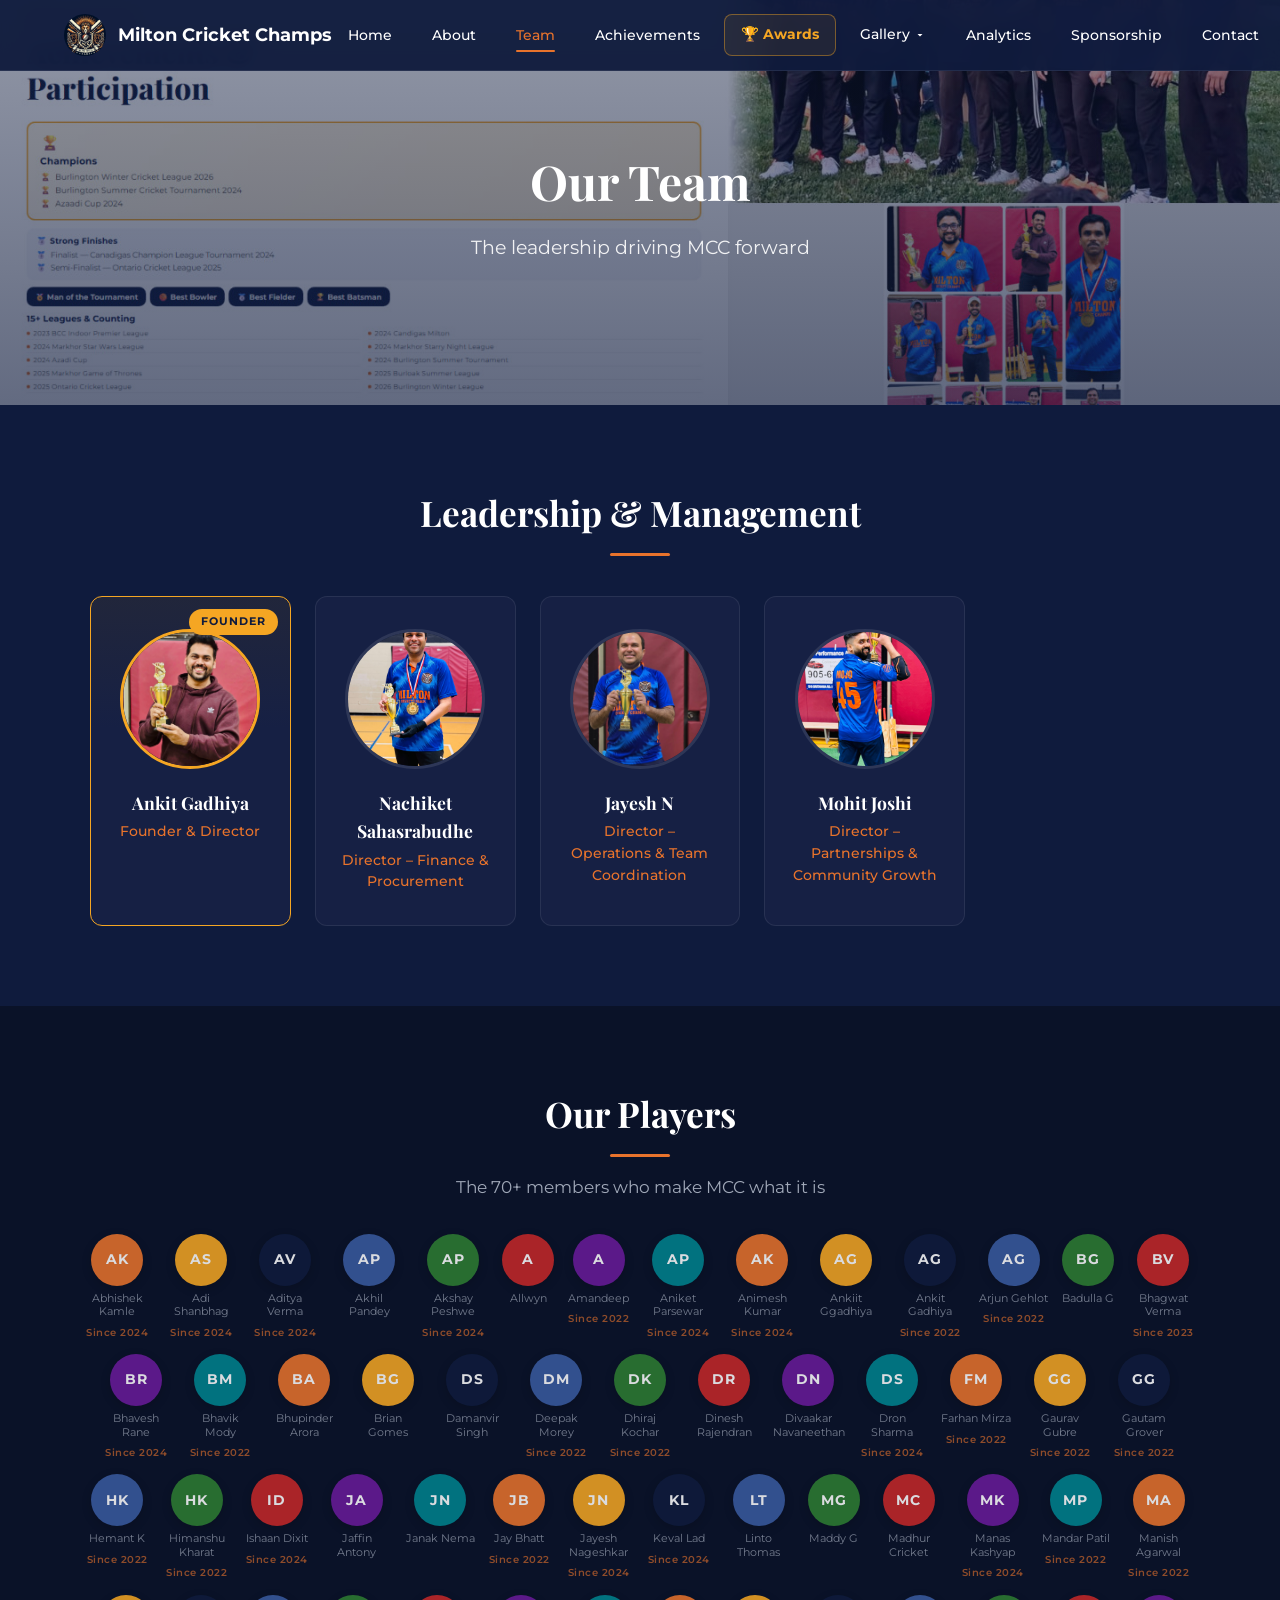
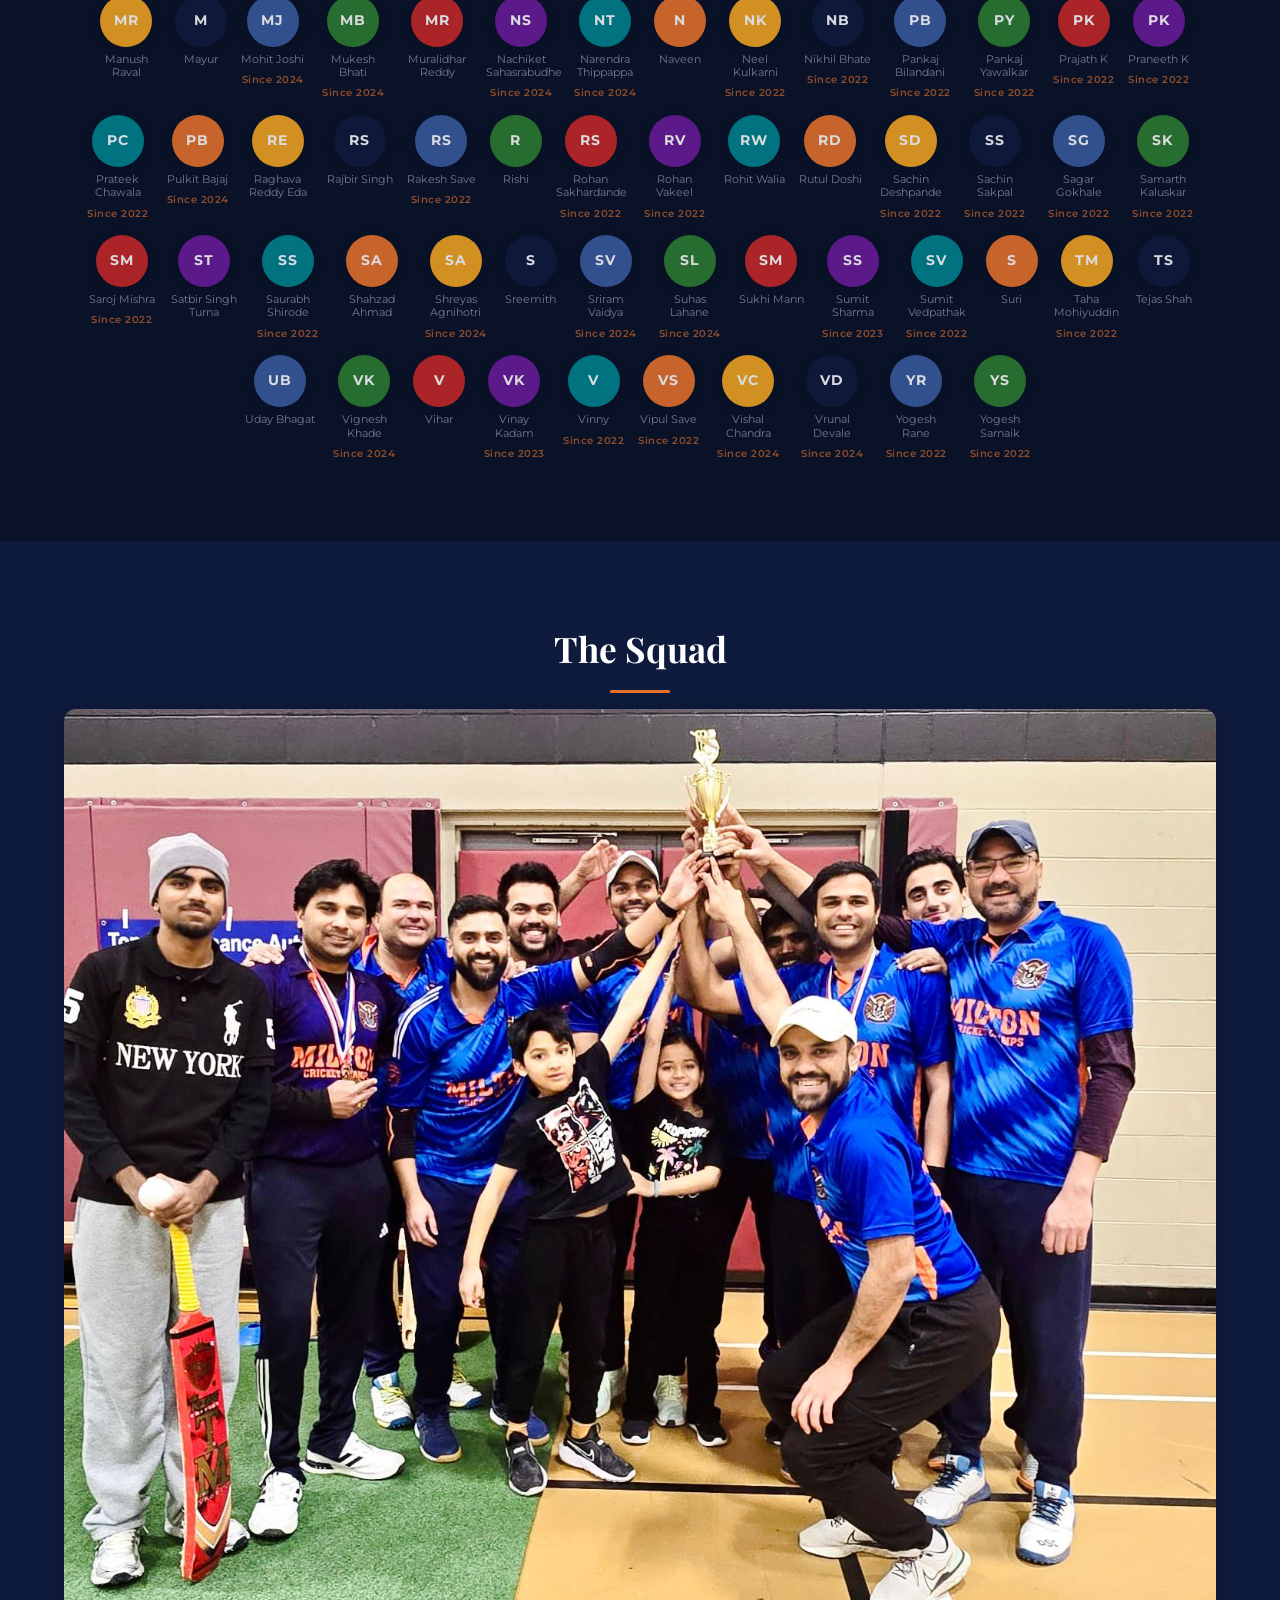
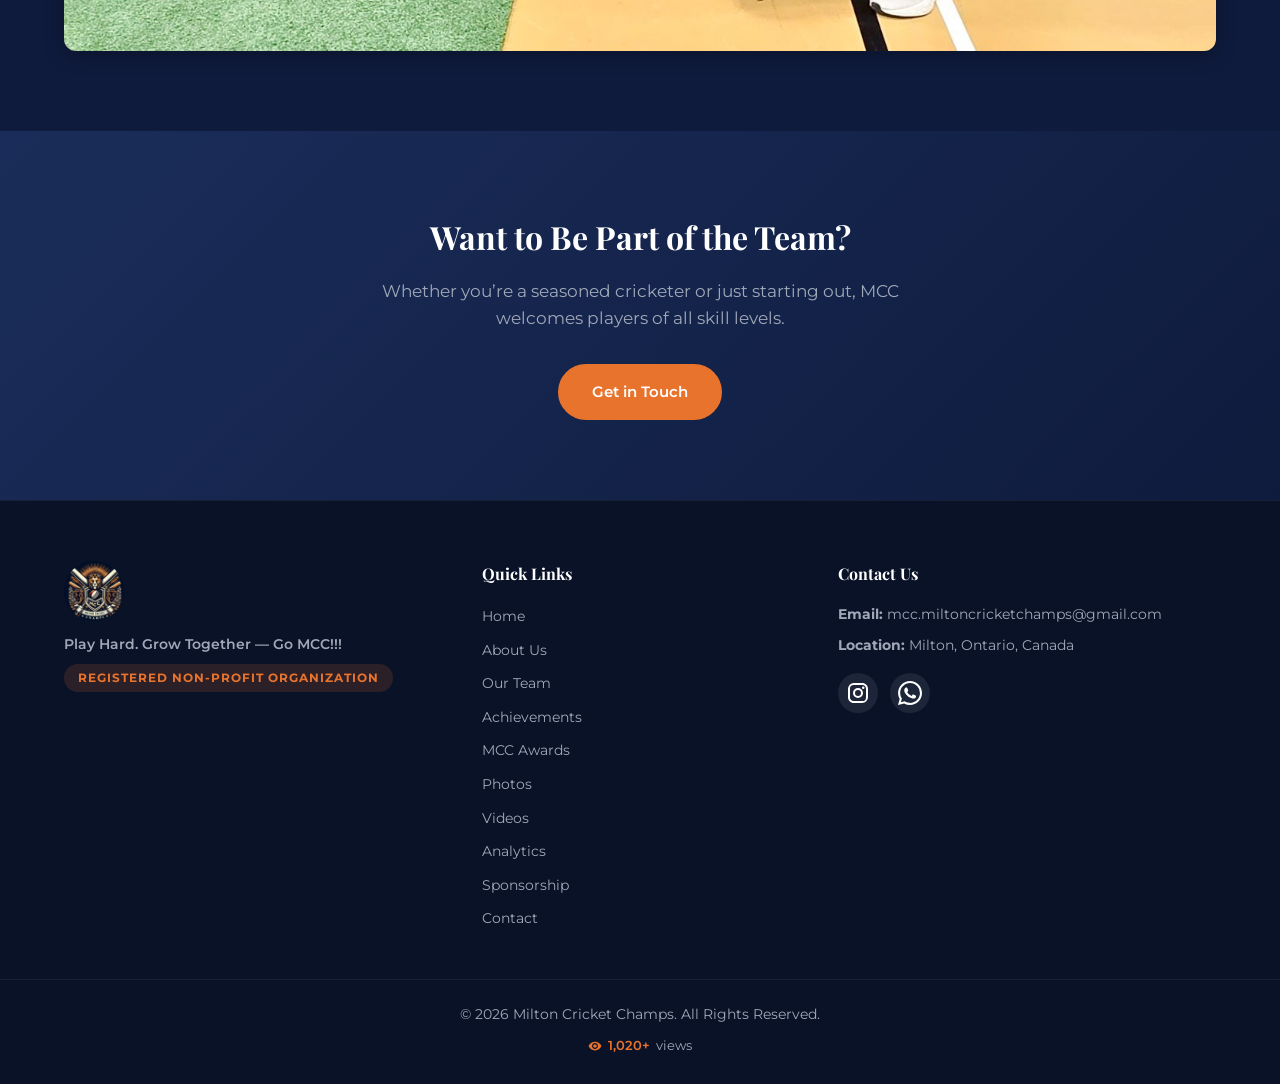
<file: team.html>
<!DOCTYPE html>
<html lang="en">
<head>
  <meta charset="UTF-8">
  <meta name="viewport" content="width=device-width, initial-scale=1.0">
  <meta name="description" content="Meet the leadership team behind Milton Cricket Champs.">
  <title>Team | Milton Cricket Champs</title>
  <link rel="icon" type="image/jpeg" href="img/logo.jpeg">
  <!-- Open Graph -->
  <meta property="og:title" content="Team | Milton Cricket Champs">
  <meta property="og:description" content="Meet the leadership team behind Milton Cricket Champs.">
  <meta property="og:image" content="https://mcc-miltoncricketchamps.github.io/img/logo.jpeg">
  <meta property="og:type" content="website">
  <link href="https://fonts.googleapis.com/css2?family=Montserrat:wght@400;500;600;700;800&family=Playfair+Display:wght@700;800&display=swap" rel="stylesheet">
  <link rel="stylesheet" href="css/style.css">
  <!-- Google tag (gtag.js) -->
  <script async src="https://www.googletagmanager.com/gtag/js?id=G-EQ4QYPNRT9"></script>
  <script>
    window.dataLayer = window.dataLayer || [];
    function gtag(){dataLayer.push(arguments);}
    gtag('js', new Date());
    gtag('config', 'G-EQ4QYPNRT9');
  </script>
  <script type="application/ld+json">{
    "@context": "https://schema.org",
    "@type": "SportsOrganization",
    "name": "Milton Cricket Champs",
    "alternateName": "MCC",
    "url": "https://mcc-miltoncricketchamps.github.io",
    "logo": "https://mcc-miltoncricketchamps.github.io/img/logo.jpeg",
    "description": "A registered non-profit cricket organization in Milton, Ontario — building a strong, inclusive cricket community in the GTA since 2022.",
    "sport": "Cricket",
    "location": {
      "@type": "Place",
      "name": "Milton, Ontario",
      "address": {
        "@type": "PostalAddress",
        "addressLocality": "Milton",
        "addressRegion": "Ontario",
        "addressCountry": "CA"
      }
    },
    "email": "mcc.miltoncricketchamps@gmail.com",
    "foundingDate": "2022",
    "nonprofitStatus": "NonprofitType"
  }</script>
</head>
<body>
<nav class="navbar" id="navbar">
  <div class="nav-container">
    <a href="index.html" class="nav-brand">
      <img src="img/logo.jpeg" alt="MCC Logo" class="nav-logo">
      <span>Milton Cricket Champs</span>
    </a>
    <button class="hamburger" id="hamburger" aria-label="Toggle menu">
      <span></span><span></span><span></span>
    </button>
    <ul class="nav-links" id="navLinks">
      <li><a href="index.html">Home</a></li>
<li><a href="about.html">About</a></li>
<li><a href="team.html" class="active">Team</a></li>
<li><a href="achievements.html">Achievements</a></li>
<li class="nav-awards"><a href="awards.html">🏆 Awards</a></li>
<li class="nav-dropdown">
  <a href="#" class="dropdown-toggle">Gallery <svg class="dropdown-arrow" viewBox="0 0 24 24" width="12" height="12"><path fill="currentColor" d="M7 10l5 5 5-5z"/></svg></a>
  <ul class="dropdown-menu">
    <li><a href="gallery.html">Photos</a></li>
    <li><a href="videos.html">Videos</a></li>
  </ul>
</li>
<li><a href="analytics.html">Analytics</a></li>
<li><a href="sponsorship.html">Sponsorship</a></li>
<li><a href="contact.html">Contact</a></li>

    </ul>
  </div>
</nav>
<main>

<!-- Hero Banner -->
<section class="page-hero">
  <div class="page-hero-bg">
    <img src="img/gallery/slide_5.jpg" alt="MCC Team">
  </div>
  <div class="hero-overlay"></div>
  <div class="page-hero-content">
    <h1>Our Team</h1>
    <p>The leadership driving MCC forward</p>
  </div>
</section>

<!-- Leadership -->
<section class="section">
  <div class="container">
    <h2 class="section-title">Leadership &amp; Management</h2>
    <div class="team-grid">
      
      <div class="team-card founder-card">
        <span class="founder-badge">Founder</span>
        <div class="team-photo">
          <img src="img/team/ankit.jpeg" alt="Ankit Gadhiya" loading="lazy">
        </div>
        <h3>Ankit Gadhiya</h3>
        <p class="team-role">Founder &amp; Director</p>
      </div>
      <div class="team-card">
        
        <div class="team-photo">
          <img src="img/team/nachiket.jpeg" alt="Nachiket Sahasrabudhe" loading="lazy">
        </div>
        <h3>Nachiket Sahasrabudhe</h3>
        <p class="team-role">Director &ndash; Finance &amp; Procurement</p>
      </div>
      <div class="team-card">
        
        <div class="team-photo">
          <img src="img/team/jayesh.jpeg" alt="Jayesh N" loading="lazy">
        </div>
        <h3>Jayesh N</h3>
        <p class="team-role">Director &ndash; Operations &amp; Team Coordination</p>
      </div>
      <div class="team-card">
        
        <div class="team-photo">
          <img src="img/team/mohit.jpeg" alt="Mohit Joshi" loading="lazy">
        </div>
        <h3>Mohit Joshi</h3>
        <p class="team-role">Director &ndash; Partnerships &amp; Community Growth</p>
      </div>
    </div>
  </div>
</section>

<!-- All Members Roster -->
<section class="section section-alt">
  <div class="container">
    <h2 class="section-title">Our Players</h2>
    <p class="section-subtitle" style="margin-bottom:32px;">The 70+ members who make MCC what it is</p>
    <div class="members-roster">
      <div class="member-bubble" style="--bubble-color:#E8732C" title="Abhishek Kamle"><span class="member-initials">AK</span><span class="member-name">Abhishek Kamle</span><span class="member-since">Since 2024</span></div>
<div class="member-bubble" style="--bubble-color:#F5A623" title="Adi Shanbhag"><span class="member-initials">AS</span><span class="member-name">Adi Shanbhag</span><span class="member-since">Since 2024</span></div>
<div class="member-bubble" style="--bubble-color:#0F1B3D" title="Aditya Verma"><span class="member-initials">AV</span><span class="member-name">Aditya Verma</span><span class="member-since">Since 2024</span></div>
<div class="member-bubble" style="--bubble-color:#3A5BA0" title="Akhil Pandey"><span class="member-initials">AP</span><span class="member-name">Akhil Pandey</span></div>
<div class="member-bubble" style="--bubble-color:#2E7D32" title="Akshay Peshwe"><span class="member-initials">AP</span><span class="member-name">Akshay Peshwe</span><span class="member-since">Since 2024</span></div>
<div class="member-bubble" style="--bubble-color:#C62828" title="Allwyn"><span class="member-initials">A</span><span class="member-name">Allwyn</span></div>
<div class="member-bubble" style="--bubble-color:#6A1B9A" title="Amandeep"><span class="member-initials">A</span><span class="member-name">Amandeep</span><span class="member-since">Since 2022</span></div>
<div class="member-bubble" style="--bubble-color:#00838F" title="Aniket Parsewar"><span class="member-initials">AP</span><span class="member-name">Aniket Parsewar</span><span class="member-since">Since 2024</span></div>
<div class="member-bubble" style="--bubble-color:#E8732C" title="Animesh Kumar"><span class="member-initials">AK</span><span class="member-name">Animesh Kumar</span><span class="member-since">Since 2024</span></div>
<div class="member-bubble" style="--bubble-color:#F5A623" title="Ankiit Ggadhiya"><span class="member-initials">AG</span><span class="member-name">Ankiit Ggadhiya</span></div>
<div class="member-bubble" style="--bubble-color:#0F1B3D" title="Ankit Gadhiya"><span class="member-initials">AG</span><span class="member-name">Ankit Gadhiya</span><span class="member-since">Since 2022</span></div>
<div class="member-bubble" style="--bubble-color:#3A5BA0" title="Arjun Gehlot"><span class="member-initials">AG</span><span class="member-name">Arjun Gehlot</span><span class="member-since">Since 2022</span></div>
<div class="member-bubble" style="--bubble-color:#2E7D32" title="Badulla G"><span class="member-initials">BG</span><span class="member-name">Badulla G</span></div>
<div class="member-bubble" style="--bubble-color:#C62828" title="Bhagwat Verma"><span class="member-initials">BV</span><span class="member-name">Bhagwat Verma</span><span class="member-since">Since 2023</span></div>
<div class="member-bubble" style="--bubble-color:#6A1B9A" title="Bhavesh Rane"><span class="member-initials">BR</span><span class="member-name">Bhavesh Rane</span><span class="member-since">Since 2024</span></div>
<div class="member-bubble" style="--bubble-color:#00838F" title="Bhavik Mody"><span class="member-initials">BM</span><span class="member-name">Bhavik Mody</span><span class="member-since">Since 2022</span></div>
<div class="member-bubble" style="--bubble-color:#E8732C" title="Bhupinder Arora"><span class="member-initials">BA</span><span class="member-name">Bhupinder Arora</span></div>
<div class="member-bubble" style="--bubble-color:#F5A623" title="Brian Gomes"><span class="member-initials">BG</span><span class="member-name">Brian Gomes</span></div>
<div class="member-bubble" style="--bubble-color:#0F1B3D" title="Damanvir Singh"><span class="member-initials">DS</span><span class="member-name">Damanvir Singh</span></div>
<div class="member-bubble" style="--bubble-color:#3A5BA0" title="Deepak Morey"><span class="member-initials">DM</span><span class="member-name">Deepak Morey</span><span class="member-since">Since 2022</span></div>
<div class="member-bubble" style="--bubble-color:#2E7D32" title="Dhiraj Kochar"><span class="member-initials">DK</span><span class="member-name">Dhiraj Kochar</span><span class="member-since">Since 2022</span></div>
<div class="member-bubble" style="--bubble-color:#C62828" title="Dinesh Rajendran"><span class="member-initials">DR</span><span class="member-name">Dinesh Rajendran</span></div>
<div class="member-bubble" style="--bubble-color:#6A1B9A" title="Divaakar Navaneethan"><span class="member-initials">DN</span><span class="member-name">Divaakar Navaneethan</span></div>
<div class="member-bubble" style="--bubble-color:#00838F" title="Dron Sharma"><span class="member-initials">DS</span><span class="member-name">Dron Sharma</span><span class="member-since">Since 2024</span></div>
<div class="member-bubble" style="--bubble-color:#E8732C" title="Farhan Mirza"><span class="member-initials">FM</span><span class="member-name">Farhan Mirza</span><span class="member-since">Since 2022</span></div>
<div class="member-bubble" style="--bubble-color:#F5A623" title="Gaurav Gubre"><span class="member-initials">GG</span><span class="member-name">Gaurav Gubre</span><span class="member-since">Since 2022</span></div>
<div class="member-bubble" style="--bubble-color:#0F1B3D" title="Gautam Grover"><span class="member-initials">GG</span><span class="member-name">Gautam Grover</span><span class="member-since">Since 2022</span></div>
<div class="member-bubble" style="--bubble-color:#3A5BA0" title="Hemant K"><span class="member-initials">HK</span><span class="member-name">Hemant K</span><span class="member-since">Since 2022</span></div>
<div class="member-bubble" style="--bubble-color:#2E7D32" title="Himanshu Kharat"><span class="member-initials">HK</span><span class="member-name">Himanshu Kharat</span><span class="member-since">Since 2022</span></div>
<div class="member-bubble" style="--bubble-color:#C62828" title="Ishaan Dixit"><span class="member-initials">ID</span><span class="member-name">Ishaan Dixit</span><span class="member-since">Since 2024</span></div>
<div class="member-bubble" style="--bubble-color:#6A1B9A" title="Jaffin Antony"><span class="member-initials">JA</span><span class="member-name">Jaffin Antony</span></div>
<div class="member-bubble" style="--bubble-color:#00838F" title="Janak Nema"><span class="member-initials">JN</span><span class="member-name">Janak Nema</span></div>
<div class="member-bubble" style="--bubble-color:#E8732C" title="Jay Bhatt"><span class="member-initials">JB</span><span class="member-name">Jay Bhatt</span><span class="member-since">Since 2022</span></div>
<div class="member-bubble" style="--bubble-color:#F5A623" title="Jayesh Nageshkar"><span class="member-initials">JN</span><span class="member-name">Jayesh Nageshkar</span><span class="member-since">Since 2024</span></div>
<div class="member-bubble" style="--bubble-color:#0F1B3D" title="Keval Lad"><span class="member-initials">KL</span><span class="member-name">Keval Lad</span><span class="member-since">Since 2024</span></div>
<div class="member-bubble" style="--bubble-color:#3A5BA0" title="Linto Thomas"><span class="member-initials">LT</span><span class="member-name">Linto Thomas</span></div>
<div class="member-bubble" style="--bubble-color:#2E7D32" title="Maddy G"><span class="member-initials">MG</span><span class="member-name">Maddy G</span></div>
<div class="member-bubble" style="--bubble-color:#C62828" title="Madhur Cricket"><span class="member-initials">MC</span><span class="member-name">Madhur Cricket</span></div>
<div class="member-bubble" style="--bubble-color:#6A1B9A" title="Manas Kashyap"><span class="member-initials">MK</span><span class="member-name">Manas Kashyap</span><span class="member-since">Since 2024</span></div>
<div class="member-bubble" style="--bubble-color:#00838F" title="Mandar Patil"><span class="member-initials">MP</span><span class="member-name">Mandar Patil</span><span class="member-since">Since 2022</span></div>
<div class="member-bubble" style="--bubble-color:#E8732C" title="Manish Agarwal"><span class="member-initials">MA</span><span class="member-name">Manish Agarwal</span><span class="member-since">Since 2022</span></div>
<div class="member-bubble" style="--bubble-color:#F5A623" title="Manush Raval"><span class="member-initials">MR</span><span class="member-name">Manush Raval</span></div>
<div class="member-bubble" style="--bubble-color:#0F1B3D" title="Mayur"><span class="member-initials">M</span><span class="member-name">Mayur</span></div>
<div class="member-bubble" style="--bubble-color:#3A5BA0" title="Mohit Joshi"><span class="member-initials">MJ</span><span class="member-name">Mohit Joshi</span><span class="member-since">Since 2024</span></div>
<div class="member-bubble" style="--bubble-color:#2E7D32" title="Mukesh Bhati"><span class="member-initials">MB</span><span class="member-name">Mukesh Bhati</span><span class="member-since">Since 2024</span></div>
<div class="member-bubble" style="--bubble-color:#C62828" title="Muralidhar Reddy"><span class="member-initials">MR</span><span class="member-name">Muralidhar Reddy</span></div>
<div class="member-bubble" style="--bubble-color:#6A1B9A" title="Nachiket Sahasrabudhe"><span class="member-initials">NS</span><span class="member-name">Nachiket Sahasrabudhe</span><span class="member-since">Since 2024</span></div>
<div class="member-bubble" style="--bubble-color:#00838F" title="Narendra Thippappa"><span class="member-initials">NT</span><span class="member-name">Narendra Thippappa</span><span class="member-since">Since 2024</span></div>
<div class="member-bubble" style="--bubble-color:#E8732C" title="Naveen"><span class="member-initials">N</span><span class="member-name">Naveen</span></div>
<div class="member-bubble" style="--bubble-color:#F5A623" title="Neel Kulkarni"><span class="member-initials">NK</span><span class="member-name">Neel Kulkarni</span><span class="member-since">Since 2022</span></div>
<div class="member-bubble" style="--bubble-color:#0F1B3D" title="Nikhil Bhate"><span class="member-initials">NB</span><span class="member-name">Nikhil Bhate</span><span class="member-since">Since 2022</span></div>
<div class="member-bubble" style="--bubble-color:#3A5BA0" title="Pankaj Bilandani"><span class="member-initials">PB</span><span class="member-name">Pankaj Bilandani</span><span class="member-since">Since 2022</span></div>
<div class="member-bubble" style="--bubble-color:#2E7D32" title="Pankaj Yawalkar"><span class="member-initials">PY</span><span class="member-name">Pankaj Yawalkar</span><span class="member-since">Since 2022</span></div>
<div class="member-bubble" style="--bubble-color:#C62828" title="Prajath K"><span class="member-initials">PK</span><span class="member-name">Prajath K</span><span class="member-since">Since 2022</span></div>
<div class="member-bubble" style="--bubble-color:#6A1B9A" title="Praneeth K"><span class="member-initials">PK</span><span class="member-name">Praneeth K</span><span class="member-since">Since 2022</span></div>
<div class="member-bubble" style="--bubble-color:#00838F" title="Prateek Chawala"><span class="member-initials">PC</span><span class="member-name">Prateek Chawala</span><span class="member-since">Since 2022</span></div>
<div class="member-bubble" style="--bubble-color:#E8732C" title="Pulkit Bajaj"><span class="member-initials">PB</span><span class="member-name">Pulkit Bajaj</span><span class="member-since">Since 2024</span></div>
<div class="member-bubble" style="--bubble-color:#F5A623" title="Raghava Reddy Eda"><span class="member-initials">RE</span><span class="member-name">Raghava Reddy Eda</span></div>
<div class="member-bubble" style="--bubble-color:#0F1B3D" title="Rajbir Singh"><span class="member-initials">RS</span><span class="member-name">Rajbir Singh</span></div>
<div class="member-bubble" style="--bubble-color:#3A5BA0" title="Rakesh Save"><span class="member-initials">RS</span><span class="member-name">Rakesh Save</span><span class="member-since">Since 2022</span></div>
<div class="member-bubble" style="--bubble-color:#2E7D32" title="Rishi"><span class="member-initials">R</span><span class="member-name">Rishi</span></div>
<div class="member-bubble" style="--bubble-color:#C62828" title="Rohan Sakhardande"><span class="member-initials">RS</span><span class="member-name">Rohan Sakhardande</span><span class="member-since">Since 2022</span></div>
<div class="member-bubble" style="--bubble-color:#6A1B9A" title="Rohan Vakeel"><span class="member-initials">RV</span><span class="member-name">Rohan Vakeel</span><span class="member-since">Since 2022</span></div>
<div class="member-bubble" style="--bubble-color:#00838F" title="Rohit Walia"><span class="member-initials">RW</span><span class="member-name">Rohit Walia</span></div>
<div class="member-bubble" style="--bubble-color:#E8732C" title="Rutul Doshi"><span class="member-initials">RD</span><span class="member-name">Rutul Doshi</span></div>
<div class="member-bubble" style="--bubble-color:#F5A623" title="Sachin Deshpande"><span class="member-initials">SD</span><span class="member-name">Sachin Deshpande</span><span class="member-since">Since 2022</span></div>
<div class="member-bubble" style="--bubble-color:#0F1B3D" title="Sachin Sakpal"><span class="member-initials">SS</span><span class="member-name">Sachin Sakpal</span><span class="member-since">Since 2022</span></div>
<div class="member-bubble" style="--bubble-color:#3A5BA0" title="Sagar Gokhale"><span class="member-initials">SG</span><span class="member-name">Sagar Gokhale</span><span class="member-since">Since 2022</span></div>
<div class="member-bubble" style="--bubble-color:#2E7D32" title="Samarth Kaluskar"><span class="member-initials">SK</span><span class="member-name">Samarth Kaluskar</span><span class="member-since">Since 2022</span></div>
<div class="member-bubble" style="--bubble-color:#C62828" title="Saroj Mishra"><span class="member-initials">SM</span><span class="member-name">Saroj Mishra</span><span class="member-since">Since 2022</span></div>
<div class="member-bubble" style="--bubble-color:#6A1B9A" title="Satbir Singh Turna"><span class="member-initials">ST</span><span class="member-name">Satbir Singh Turna</span></div>
<div class="member-bubble" style="--bubble-color:#00838F" title="Saurabh Shirode"><span class="member-initials">SS</span><span class="member-name">Saurabh Shirode</span><span class="member-since">Since 2022</span></div>
<div class="member-bubble" style="--bubble-color:#E8732C" title="Shahzad Ahmad"><span class="member-initials">SA</span><span class="member-name">Shahzad Ahmad</span></div>
<div class="member-bubble" style="--bubble-color:#F5A623" title="Shreyas Agnihotri"><span class="member-initials">SA</span><span class="member-name">Shreyas Agnihotri</span><span class="member-since">Since 2024</span></div>
<div class="member-bubble" style="--bubble-color:#0F1B3D" title="Sreemith"><span class="member-initials">S</span><span class="member-name">Sreemith</span></div>
<div class="member-bubble" style="--bubble-color:#3A5BA0" title="Sriram Vaidya"><span class="member-initials">SV</span><span class="member-name">Sriram Vaidya</span><span class="member-since">Since 2024</span></div>
<div class="member-bubble" style="--bubble-color:#2E7D32" title="Suhas Lahane"><span class="member-initials">SL</span><span class="member-name">Suhas Lahane</span><span class="member-since">Since 2024</span></div>
<div class="member-bubble" style="--bubble-color:#C62828" title="Sukhi Mann"><span class="member-initials">SM</span><span class="member-name">Sukhi Mann</span></div>
<div class="member-bubble" style="--bubble-color:#6A1B9A" title="Sumit Sharma"><span class="member-initials">SS</span><span class="member-name">Sumit Sharma</span><span class="member-since">Since 2023</span></div>
<div class="member-bubble" style="--bubble-color:#00838F" title="Sumit Vedpathak"><span class="member-initials">SV</span><span class="member-name">Sumit Vedpathak</span><span class="member-since">Since 2022</span></div>
<div class="member-bubble" style="--bubble-color:#E8732C" title="Suri"><span class="member-initials">S</span><span class="member-name">Suri</span></div>
<div class="member-bubble" style="--bubble-color:#F5A623" title="Taha Mohiyuddin"><span class="member-initials">TM</span><span class="member-name">Taha Mohiyuddin</span><span class="member-since">Since 2022</span></div>
<div class="member-bubble" style="--bubble-color:#0F1B3D" title="Tejas Shah"><span class="member-initials">TS</span><span class="member-name">Tejas Shah</span></div>
<div class="member-bubble" style="--bubble-color:#3A5BA0" title="Uday Bhagat"><span class="member-initials">UB</span><span class="member-name">Uday Bhagat</span></div>
<div class="member-bubble" style="--bubble-color:#2E7D32" title="Vignesh Khade"><span class="member-initials">VK</span><span class="member-name">Vignesh Khade</span><span class="member-since">Since 2024</span></div>
<div class="member-bubble" style="--bubble-color:#C62828" title="Vihar"><span class="member-initials">V</span><span class="member-name">Vihar</span></div>
<div class="member-bubble" style="--bubble-color:#6A1B9A" title="Vinay Kadam"><span class="member-initials">VK</span><span class="member-name">Vinay Kadam</span><span class="member-since">Since 2023</span></div>
<div class="member-bubble" style="--bubble-color:#00838F" title="Vinny"><span class="member-initials">V</span><span class="member-name">Vinny</span><span class="member-since">Since 2022</span></div>
<div class="member-bubble" style="--bubble-color:#E8732C" title="Vipul Save"><span class="member-initials">VS</span><span class="member-name">Vipul Save</span><span class="member-since">Since 2022</span></div>
<div class="member-bubble" style="--bubble-color:#F5A623" title="Vishal Chandra"><span class="member-initials">VC</span><span class="member-name">Vishal Chandra</span><span class="member-since">Since 2024</span></div>
<div class="member-bubble" style="--bubble-color:#0F1B3D" title="Vrunal Devale"><span class="member-initials">VD</span><span class="member-name">Vrunal Devale</span><span class="member-since">Since 2024</span></div>
<div class="member-bubble" style="--bubble-color:#3A5BA0" title="Yogesh Rane"><span class="member-initials">YR</span><span class="member-name">Yogesh Rane</span><span class="member-since">Since 2022</span></div>
<div class="member-bubble" style="--bubble-color:#2E7D32" title="Yogesh Sarnaik"><span class="member-initials">YS</span><span class="member-name">Yogesh Sarnaik</span><span class="member-since">Since 2022</span></div>

    </div>
  </div>
</section>

<!-- Team Photo -->
<section class="section">
  <div class="container">
    <h2 class="section-title">The Squad</h2>
    <div class="team-full-photo">
      <img src="img/hero.jpeg" alt="Full MCC Team" loading="lazy">
    </div>
  </div>
</section>

<!-- Join CTA -->
<section class="section cta-section">
  <div class="container">
    <h2>Want to Be Part of the Team?</h2>
    <p>Whether you&rsquo;re a seasoned cricketer or just starting out, MCC welcomes players of all skill levels.</p>
    <a href="contact.html" class="btn btn-primary">Get in Touch</a>
  </div>
</section>

</main>
<footer class="site-footer">
  <div class="footer-container">
    <div class="footer-col footer-brand">
      <img src="img/logo.jpeg" alt="MCC Logo" class="footer-logo">
      <p class="footer-tagline">Play Hard. Grow Together &mdash; Go MCC!!!</p>
      <span class="nfp-badge">Registered Non-Profit Organization</span>
    </div>
    <div class="footer-col">
      <h4>Quick Links</h4>
      <ul>
        <li><a href="index.html">Home</a></li>
        <li><a href="about.html">About Us</a></li>
        <li><a href="team.html">Our Team</a></li>
        <li><a href="achievements.html">Achievements</a></li>
        <li><a href="awards.html">MCC Awards</a></li>
        <li><a href="gallery.html">Photos</a></li>
        <li><a href="videos.html">Videos</a></li>
        <li><a href="analytics.html">Analytics</a></li>
        <li><a href="sponsorship.html">Sponsorship</a></li>
        <li><a href="contact.html">Contact</a></li>
      </ul>
    </div>
    <div class="footer-col">
      <h4>Contact Us</h4>
      <p><strong>Email:</strong> mcc.miltoncricketchamps@gmail.com</p>
      <p><strong>Location:</strong> Milton, Ontario, Canada</p>
      <div class="social-links">
        <a href="https://www.instagram.com/miltoncricketchamps/" target="_blank" rel="noopener" aria-label="Instagram">
          <svg viewBox="0 0 24 24" width="24" height="24"><path fill="currentColor" d="M7.8 2h8.4C19.4 2 22 4.6 22 7.8v8.4a5.8 5.8 0 0 1-5.8 5.8H7.8C4.6 22 2 19.4 2 16.2V7.8A5.8 5.8 0 0 1 7.8 2m-.2 2A3.6 3.6 0 0 0 4 7.6v8.8C4 18.39 5.61 20 7.6 20h8.8a3.6 3.6 0 0 0 3.6-3.6V7.6C20 5.61 18.39 4 16.4 4H7.6m9.65 1.5a1.25 1.25 0 0 1 1.25 1.25A1.25 1.25 0 0 1 17.25 8 1.25 1.25 0 0 1 16 6.75a1.25 1.25 0 0 1 1.25-1.25M12 7a5 5 0 0 1 5 5 5 5 0 0 1-5 5 5 5 0 0 1-5-5 5 5 0 0 1 5-5m0 2a3 3 0 0 0-3 3 3 3 0 0 0 3 3 3 3 0 0 0 3-3 3 3 0 0 0-3-3z"/></svg>
        </a>
        <a href="https://wa.me/16475231638" target="_blank" rel="noopener" class="whatsapp-link" aria-label="WhatsApp">
          <svg viewBox="0 0 24 24" width="24" height="24"><path fill="currentColor" d="M17.47 14.38c-.29-.15-1.72-.85-1.99-.95-.27-.1-.46-.15-.66.15-.2.29-.76.95-.93 1.14-.17.2-.34.22-.63.07-.29-.15-1.22-.45-2.32-1.43-.86-.76-1.44-1.71-1.61-2-.17-.29-.02-.44.13-.59.13-.13.29-.34.44-.51.15-.17.2-.29.29-.48.1-.2.05-.37-.02-.51-.07-.15-.66-1.58-.9-2.17-.24-.56-.48-.49-.66-.5h-.56c-.2 0-.51.07-.78.37-.27.29-1.02 1-1.02 2.44 0 1.44 1.05 2.83 1.19 3.02.15.2 2.06 3.14 4.99 4.41.7.3 1.24.48 1.66.61.7.22 1.34.19 1.84.12.56-.08 1.72-.7 1.96-1.38.24-.68.24-1.26.17-1.38-.07-.12-.27-.2-.56-.34m-5.42 7.4h-.03a9.87 9.87 0 0 1-5.03-1.38l-.36-.21-3.74.98 1-3.65-.24-.37a9.86 9.86 0 0 1-1.51-5.26c0-5.45 4.44-9.89 9.9-9.89 2.64 0 5.12 1.03 6.99 2.9a9.83 9.83 0 0 1 2.9 6.99c0 5.46-4.44 9.9-9.88 9.9m8.41-18.31A11.82 11.82 0 0 0 12.05 0C5.49 0 .09 5.4.09 12.04c0 2.12.56 4.19 1.61 6.01L0 24l6.1-1.6a12.04 12.04 0 0 0 5.95 1.56c6.56 0 11.94-5.4 11.94-12.04 0-3.22-1.24-6.24-3.52-8.52"/></svg>
        </a>
      </div>
    </div>
  </div>
  <div class="footer-bottom">
    <p>&copy; 2026 Milton Cricket Champs. All Rights Reserved.</p>
    <div class="site-views" id="siteViews">
      <svg viewBox="0 0 24 24"><path d="M12 4.5C7 4.5 2.73 7.61 1 12c1.73 4.39 6 7.5 11 7.5s9.27-3.11 11-7.5c-1.73-4.39-6-7.5-11-7.5zM12 17c-2.76 0-5-2.24-5-5s2.24-5 5-5 5 2.24 5 5-2.24 5-5 5zm0-8c-1.66 0-3 1.34-3 3s1.34 3 3 3 3-1.34 3-3-1.34-3-3-3z"/></svg>
      <span class="view-count">-</span> views
    </div>
  </div>
</footer>
<script src="js/main.js"></script>
</body>
</html>
</file>
<file: css/style.css>
/* ============================================================
   MCC Website — style.css
   Brand: Navy #0F1B3D, Orange #E8732C, Gold #F5A623
   ============================================================ */

/* --- Variables & Reset --- */
:root {
  --navy: #0F1B3D;
  --navy-light: #1A2D5A;
  --navy-dark: #0A1228;
  --orange: #E8732C;
  --orange-hover: #D4621E;
  --gold: #F5A623;
  --white: #FFFFFF;
  --light-gray: #F4F6FA;
  --text-gray: #A0A8B8;
  --text-dark: #333333;
  --card-bg: #162044;
  --shadow: 0 4px 20px rgba(0,0,0,0.3);
  --radius: 12px;
  --transition: 0.3s ease;
}

*, *::before, *::after { margin: 0; padding: 0; box-sizing: border-box; }

html { scroll-behavior: smooth; scroll-padding-top: 80px; }

body {
  font-family: 'Montserrat', sans-serif;
  background: var(--navy);
  color: var(--white);
  line-height: 1.6;
  overflow-x: hidden;
}

h1, h2, h3, h4 { font-family: 'Playfair Display', serif; font-weight: 700; }

a { color: var(--orange); text-decoration: none; transition: color var(--transition); }
a:hover { color: var(--gold); }

img { max-width: 100%; height: auto; display: block; }

.container { max-width: 1200px; margin: 0 auto; padding: 0 24px; }

/* --- Buttons --- */
.btn {
  display: inline-block;
  padding: 14px 32px;
  border-radius: 50px;
  font-family: 'Montserrat', sans-serif;
  font-weight: 600;
  font-size: 0.95rem;
  text-align: center;
  cursor: pointer;
  transition: all var(--transition);
  border: 2px solid transparent;
  text-decoration: none;
}
.btn-primary {
  background: var(--orange);
  color: var(--white);
  border-color: var(--orange);
}
.btn-primary:hover {
  background: var(--orange-hover);
  border-color: var(--orange-hover);
  color: var(--white);
  transform: translateY(-2px);
  box-shadow: 0 6px 20px rgba(232,115,44,0.4);
}
.btn-outline {
  background: transparent;
  color: var(--white);
  border-color: var(--white);
}
.btn-outline:hover {
  background: var(--white);
  color: var(--navy);
  transform: translateY(-2px);
}
.btn-full { width: 100%; }
.btn-whatsapp {
  background: #25D366;
  color: var(--white);
  border-color: #25D366;
  display: inline-flex;
  align-items: center;
  gap: 8px;
}
.btn-whatsapp:hover { background: #1DA851; border-color: #1DA851; color: var(--white); }

/* --- Navigation --- */
.navbar {
  position: fixed;
  top: 0; left: 0; right: 0;
  z-index: 1000;
  background: rgba(15, 27, 61, 0.95);
  backdrop-filter: blur(10px);
  -webkit-backdrop-filter: blur(10px);
  border-bottom: 1px solid rgba(255,255,255,0.08);
  transition: background var(--transition);
}
.navbar.scrolled { background: rgba(10, 18, 40, 0.98); box-shadow: 0 2px 20px rgba(0,0,0,0.3); }
.nav-container {
  max-width: 1200px;
  margin: 0 auto;
  padding: 0 24px;
  display: flex;
  align-items: center;
  justify-content: space-between;
  height: 70px;
}
.nav-brand {
  display: flex;
  align-items: center;
  gap: 12px;
  flex-shrink: 0;
  text-decoration: none;
  color: var(--white);
  font-weight: 700;
  font-size: 1.1rem;
  white-space: nowrap;
}
.nav-logo { width: 42px; height: 42px; border-radius: 50%; object-fit: cover; }
.nav-links {
  display: flex;
  align-items: center;
  list-style: none;
  gap: 8px;
  flex-wrap: nowrap;
}
.nav-links li a {
  color: var(--white);
  text-decoration: none;
  padding: 8px 16px;
  font-size: 0.9rem;
  font-weight: 500;
  border-radius: 8px;
  transition: all var(--transition);
  position: relative;
  white-space: nowrap;
}
.nav-links li a:hover { color: var(--orange); background: rgba(232,115,44,0.1); }
.nav-links li a.active {
  color: var(--orange);
}
.nav-links li a.active::after {
  content: '';
  position: absolute;
  bottom: 0; left: 16px; right: 16px;
  height: 2px;
  background: var(--orange);
  border-radius: 2px;
}
.nav-awards > a {
  display: inline-flex;
  align-items: center;
  gap: 4px;
  color: var(--gold) !important;
  border: 1px solid rgba(245,166,35,0.42);
  background: rgba(245,166,35,0.08);
  font-weight: 700 !important;
}
.nav-awards > a:hover,
.nav-awards > a.active {
  color: var(--navy-dark) !important;
  background: linear-gradient(135deg, var(--gold), #ffd979) !important;
}
.nav-awards > a.active::after { display: none; }

/* Hamburger */
.hamburger {
  display: none;
  background: none;
  border: none;
  cursor: pointer;
  padding: 8px;
  z-index: 1001;
}
.hamburger span {
  display: block;
  width: 24px;
  height: 2px;
  background: var(--white);
  margin: 5px 0;
  transition: all var(--transition);
  border-radius: 2px;
}
.hamburger.active span:nth-child(1) { transform: rotate(45deg) translate(5px, 5px); }
.hamburger.active span:nth-child(2) { opacity: 0; }
.hamburger.active span:nth-child(3) { transform: rotate(-45deg) translate(5px, -5px); }

/* Dropdown */
.nav-dropdown { position: relative; }
.dropdown-toggle { display: flex; align-items: center; gap: 4px; cursor: pointer; }
.dropdown-arrow { transition: transform var(--transition); }
.nav-dropdown:hover .dropdown-arrow,
.nav-dropdown.open .dropdown-arrow { transform: rotate(180deg); }
.dropdown-menu {
  position: absolute;
  top: 100%;
  left: 0;
  background: rgba(10, 18, 40, 0.98);
  border-radius: 8px;
  padding: 8px 0;
  min-width: 160px;
  box-shadow: 0 8px 24px rgba(0,0,0,0.4);
  opacity: 0;
  visibility: hidden;
  transform: translateY(8px);
  transition: all var(--transition);
  list-style: none;
  z-index: 1002;
}
.nav-dropdown:hover .dropdown-menu,
.nav-dropdown.open .dropdown-menu {
  opacity: 1;
  visibility: visible;
  transform: translateY(0);
}
.dropdown-menu li a {
  display: block;
  padding: 8px 20px;
  color: var(--white);
  text-decoration: none;
  font-size: 0.9rem;
  font-weight: 500;
  transition: all var(--transition);
  white-space: nowrap;
}
.dropdown-menu li a:hover { color: var(--orange); background: rgba(232,115,44,0.1); }
.dropdown-menu li a.active { color: var(--orange); }
.nav-dropdown.active > .dropdown-toggle { color: var(--orange); }

/* --- Hero (Home) --- */
.hero {
  position: relative;
  min-height: 480px;
  display: flex;
  align-items: center;
  justify-content: center;
  text-align: center;
  overflow: hidden;
}
.hero-bg {
  position: absolute;
  inset: 0;
}
.hero-bg img {
  width: 100%;
  height: 100%;
  object-fit: cover;
  object-position: center center;
}
.hero-overlay {
  position: absolute;
  inset: 0;
  background: linear-gradient(180deg, rgba(15,27,61,0.45) 0%, rgba(15,27,61,0.65) 100%);
}
.hero-content {
  position: relative;
  z-index: 2;
  max-width: 700px;
  padding: 100px 24px 50px;
}
.hero-logo {
  width: 120px;
  height: 120px;
  border-radius: 50%;
  margin: 0 auto 24px;
  border: 3px solid var(--gold);
  box-shadow: 0 0 30px rgba(245,166,35,0.3);
}
.hero-content h1 {
  font-size: 3.5rem;
  margin-bottom: 16px;
  line-height: 1.1;
}
.hero-motto {
  font-size: 1.3rem;
  color: var(--gold);
  margin-bottom: 36px;
  font-weight: 500;
}
.hero-cta {
  display: flex;
  gap: 16px;
  justify-content: center;
  flex-wrap: wrap;
}

/* --- Page Hero (inner pages) --- */
.page-hero {
  position: relative;
  height: 45vh;
  min-height: 320px;
  display: flex;
  align-items: center;
  justify-content: center;
  text-align: center;
  overflow: hidden;
}
.page-hero-bg {
  position: absolute;
  inset: 0;
}
.page-hero-bg img {
  width: 100%;
  height: 100%;
  object-fit: cover;
}
.page-hero-content {
  position: relative;
  z-index: 2;
}
.page-hero-content h1 {
  font-size: 3rem;
  margin-bottom: 12px;
}
.page-hero-content p {
  font-size: 1.2rem;
  opacity: 0.9;
}

/* --- Sections --- */
.section {
  padding: 80px 0;
}
.section-alt {
  background: var(--navy-dark);
}
.section-title {
  text-align: center;
  font-size: 2.2rem;
  margin-bottom: 16px;
  position: relative;
}
.section-title::after {
  content: '';
  display: block;
  width: 60px;
  height: 3px;
  background: var(--orange);
  margin: 12px auto 0;
  border-radius: 2px;
}
.section-subtitle {
  text-align: center;
  font-size: 1.05rem;
  color: var(--text-gray);
  max-width: 700px;
  margin: 0 auto 48px;
  line-height: 1.7;
}

/* --- Stats Bar --- */
.stats-bar {
  background: linear-gradient(135deg, var(--orange) 0%, #D4621E 100%);
  padding: 36px 0;
}
.stats-bar .container {
  display: flex;
  justify-content: space-around;
  flex-wrap: wrap;
  gap: 24px;
}
.stat-item {
  text-align: center;
}
.stat-number {
  display: block;
  font-family: 'Playfair Display', serif;
  font-size: 2.5rem;
  font-weight: 800;
  line-height: 1;
}
.stat-label {
  display: block;
  font-size: 0.85rem;
  text-transform: uppercase;
  letter-spacing: 1px;
  opacity: 0.9;
  margin-top: 4px;
}

/* --- Stats Recap (Achievements page) --- */
.stats-recap {
  display: flex;
  justify-content: space-around;
  flex-wrap: wrap;
  gap: 24px;
  background: linear-gradient(135deg, var(--orange) 0%, #D4621E 100%);
  padding: 48px 32px;
  border-radius: var(--radius);
}

/* --- About Preview --- */
.about-preview {
  text-align: center;
}
.about-preview .section-subtitle {
  margin-bottom: 32px;
}

/* --- Achievement Cards (Home) --- */
.achievement-cards {
  display: grid;
  grid-template-columns: repeat(auto-fit, minmax(300px, 1fr));
  gap: 24px;
  margin-top: 32px;
}
.achievement-card {
  background: var(--card-bg);
  border-radius: var(--radius);
  padding: 32px;
  border: 1px solid rgba(255,255,255,0.08);
  transition: transform var(--transition), box-shadow var(--transition);
}
.achievement-card:hover {
  transform: translateY(-4px);
  box-shadow: var(--shadow);
}
.achievement-year {
  display: inline-block;
  background: var(--orange);
  color: var(--white);
  padding: 4px 16px;
  border-radius: 20px;
  font-size: 0.85rem;
  font-weight: 700;
  margin-bottom: 16px;
}
.achievement-card h3 {
  font-size: 1.3rem;
  margin-bottom: 8px;
}
.achievement-card p {
  color: var(--text-gray);
  font-size: 0.95rem;
}

/* --- Instagram Grid (Home) --- */
.instagram-section { text-align: center; }
.ig-grid {
  display: grid;
  grid-template-columns: repeat(3, 1fr);
  gap: 16px;
  margin-top: 32px;
}
.ig-item {
  aspect-ratio: 1;
  overflow: hidden;
  border-radius: var(--radius);
  position: relative;
}
.ig-item img {
  width: 100%;
  height: 100%;
  object-fit: cover;
  object-position: center top;
  transition: transform var(--transition);
}
.ig-item:hover img { transform: scale(1.08); }

/* --- Values Grid (About) --- */
.values-grid {
  display: grid;
  grid-template-columns: repeat(auto-fit, minmax(240px, 1fr));
  gap: 24px;
  margin-top: 32px;
}
.value-card {
  background: var(--card-bg);
  border-radius: var(--radius);
  padding: 32px;
  text-align: center;
  border: 1px solid rgba(255,255,255,0.08);
  transition: transform var(--transition);
}
.value-card:hover { transform: translateY(-4px); }
.value-icon { font-size: 2.5rem; margin-bottom: 16px; }
.value-card h3 { font-size: 1.2rem; margin-bottom: 8px; color: var(--gold); }
.value-card p { color: var(--text-gray); font-size: 0.9rem; }

/* --- Formats Grid (About) --- */
.formats-grid {
  display: grid;
  grid-template-columns: repeat(auto-fit, minmax(150px, 1fr));
  gap: 20px;
  margin-top: 32px;
}
.format-card {
  background: var(--card-bg);
  border-radius: var(--radius);
  padding: 28px 16px;
  text-align: center;
  border: 1px solid rgba(255,255,255,0.08);
  transition: all var(--transition);
}
.format-card:hover {
  border-color: var(--orange);
  transform: translateY(-2px);
}
.format-icon {
  display: block;
  line-height: 1;
  margin-bottom: 4px;
}
.format-name {
  display: block;
  font-size: 0.85rem;
  color: var(--text-gray);
  margin-top: 8px;
  text-transform: uppercase;
  letter-spacing: 1px;
}

/* --- CricHeroes (About) --- */
.cricheroes-section { text-align: center; }
.cricheroes-btn { margin-bottom: 12px; }

/* --- Placeholder Note --- */
.placeholder-note {
  color: var(--text-gray);
  font-size: 0.85rem;
  font-style: italic;
  margin-top: 8px;
}

/* --- Team Grid --- */
.team-grid {
  display: grid;
  grid-template-columns: repeat(5, 1fr);
  gap: 24px;
  margin-top: 40px;
  max-width: 1100px;
  margin-left: auto;
  margin-right: auto;
}
.team-card {
  background: var(--card-bg);
  border-radius: var(--radius);
  padding: 32px 24px;
  text-align: center;
  border: 1px solid rgba(255,255,255,0.08);
  position: relative;
  transition: transform var(--transition), box-shadow var(--transition);
}
.team-card:hover {
  transform: translateY(-6px);
  box-shadow: var(--shadow);
}
.founder-card {
  border-color: var(--gold);
  background: linear-gradient(180deg, rgba(245,166,35,0.08) 0%, var(--card-bg) 40%);
}
.founder-badge {
  position: absolute;
  top: 12px;
  right: 12px;
  background: var(--gold);
  color: var(--navy);
  font-size: 0.7rem;
  font-weight: 700;
  padding: 4px 12px;
  border-radius: 20px;
  text-transform: uppercase;
  letter-spacing: 1px;
}
.team-photo {
  width: 140px;
  height: 140px;
  border-radius: 50%;
  overflow: hidden;
  margin: 0 auto 20px;
  border: 3px solid rgba(255,255,255,0.1);
}
.founder-card .team-photo {
  border-color: var(--gold);
}
.team-photo img {
  width: 100%;
  height: 100%;
  object-fit: cover;
}
.team-card h3 {
  font-size: 1.1rem;
  margin-bottom: 4px;
}
.team-role {
  color: var(--orange);
  font-size: 0.85rem;
  font-weight: 500;
}
.team-full-photo {
  border-radius: var(--radius);
  overflow: hidden;
  box-shadow: var(--shadow);
}

/* --- Members Roster Bubbles --- */
.members-roster {
  display: flex;
  flex-wrap: wrap;
  gap: 14px;
  justify-content: center;
}
.member-bubble {
  display: flex;
  flex-direction: column;
  align-items: center;
  gap: 6px;
  transition: transform 0.2s;
}
.member-bubble:hover {
  transform: translateY(-4px);
}
.member-initials {
  width: 52px;
  height: 52px;
  border-radius: 50%;
  background: var(--bubble-color);
  color: #fff;
  display: flex;
  align-items: center;
  justify-content: center;
  font-weight: 700;
  font-size: 0.85rem;
  letter-spacing: 1px;
  opacity: 0.85;
  box-shadow: 0 3px 12px rgba(0,0,0,0.2);
  transition: opacity 0.2s, box-shadow 0.2s;
}
.member-bubble:hover .member-initials {
  opacity: 1;
  box-shadow: 0 6px 20px rgba(0,0,0,0.3);
}
.member-name {
  font-size: 0.7rem;
  color: var(--text-gray);
  text-align: center;
  max-width: 70px;
  line-height: 1.2;
  opacity: 0.7;
  transition: opacity 0.2s;
}
.member-bubble:hover .member-name {
  opacity: 1;
  color: var(--white);
}
.member-since {
  font-size: 0.6rem;
  color: var(--orange);
  opacity: 0.6;
  font-weight: 600;
  letter-spacing: 0.5px;
}
.member-bubble:hover .member-since {
  opacity: 1;
}

/* --- CTA Section --- */
.cta-section {
  text-align: center;
  background: linear-gradient(135deg, var(--navy-light) 0%, var(--navy) 100%);
}
.cta-section h2 {
  font-size: 2rem;
  margin-bottom: 16px;
}
.cta-section p {
  color: var(--text-gray);
  max-width: 600px;
  margin: 0 auto 32px;
  font-size: 1.05rem;
}

/* --- Timeline (Achievements) --- */
.timeline {
  max-width: 800px;
  margin: 40px auto 0;
  position: relative;
}
.timeline::before {
  content: '';
  position: absolute;
  left: 60px;
  top: 0;
  bottom: 0;
  width: 2px;
  background: rgba(255,255,255,0.1);
}
.timeline-card {
  display: flex;
  gap: 24px;
  margin-bottom: 32px;
  position: relative;
}
.timeline-year {
  flex-shrink: 0;
  width: 60px;
  font-family: 'Playfair Display', serif;
  font-size: 1.2rem;
  font-weight: 800;
  color: var(--orange);
  text-align: right;
  padding-top: 20px;
}
.timeline-body {
  background: var(--card-bg);
  border-radius: var(--radius);
  padding: 24px 28px;
  flex: 1;
  border: 1px solid rgba(255,255,255,0.08);
  position: relative;
  transition: transform var(--transition);
}
.timeline-body:hover { transform: translateX(4px); }
.timeline-body::before {
  content: '';
  position: absolute;
  left: -8px;
  top: 24px;
  width: 14px;
  height: 14px;
  background: var(--orange);
  border-radius: 50%;
  border: 3px solid var(--navy);
}
.timeline-badge {
  display: inline-block;
  padding: 3px 12px;
  border-radius: 20px;
  font-size: 0.75rem;
  font-weight: 700;
  text-transform: uppercase;
  letter-spacing: 0.5px;
  margin-bottom: 8px;
}
.badge-champion { background: var(--gold); color: var(--navy); }
.badge-semifinal { background: #C0C0C0; color: var(--navy); }
.badge-finalist { background: #CD7F32; color: var(--white); }
.timeline-body h3 { font-size: 1.2rem; margin-bottom: 8px; }
.timeline-body p { color: var(--text-gray); font-size: 0.9rem; }

/* --- Trophy Gallery --- */
.trophy-gallery {
  display: grid;
  grid-template-columns: repeat(auto-fit, minmax(300px, 1fr));
  gap: 24px;
  margin-top: 32px;
}
.trophy-img {
  border-radius: var(--radius);
  overflow: hidden;
  aspect-ratio: 16/10;
}
.trophy-img img {
  width: 100%;
  height: 100%;
  object-fit: cover;
  object-position: center top;
  transition: transform var(--transition);
}
.trophy-img:hover img { transform: scale(1.04); }

/* --- Gallery --- */
.gallery-filters {
  display: flex;
  justify-content: center;
  gap: 12px;
  margin-bottom: 32px;
  flex-wrap: wrap;
}
.filter-btn {
  background: var(--card-bg);
  color: var(--white);
  border: 1px solid rgba(255,255,255,0.15);
  padding: 10px 24px;
  border-radius: 50px;
  font-family: 'Montserrat', sans-serif;
  font-size: 0.9rem;
  font-weight: 500;
  cursor: pointer;
  transition: all var(--transition);
}
.filter-btn:hover, .filter-btn.active {
  background: var(--orange);
  border-color: var(--orange);
}
.gallery-grid {
  display: grid;
  grid-template-columns: repeat(auto-fill, minmax(280px, 1fr));
  gap: 16px;
}
.gallery-item {
  position: relative;
  border-radius: var(--radius);
  overflow: hidden;
  aspect-ratio: 1;
  cursor: pointer;
  transition: opacity var(--transition);
}
.gallery-item.hidden {
  display: none;
}
.gallery-item img {
  width: 100%;
  height: 100%;
  object-fit: cover;
  transition: transform var(--transition);
}
.gallery-item:hover img { transform: scale(1.06); }
.gallery-item-overlay {
  position: absolute;
  inset: 0;
  background: linear-gradient(0deg, rgba(15,27,61,0.8) 0%, transparent 50%);
  display: flex;
  align-items: flex-end;
  padding: 16px;
  opacity: 0;
  transition: opacity var(--transition);
}
.gallery-item:hover .gallery-item-overlay { opacity: 1; }
.gallery-item-overlay span { font-weight: 600; font-size: 0.9rem; }

/* --- Video List --- */
.video-list {
  display: grid;
  grid-template-columns: repeat(auto-fill, minmax(280px, 1fr));
  gap: 20px;
  margin-top: 32px;
}
.video-card {
  background: var(--card-bg);
  border-radius: var(--radius);
  overflow: hidden;
  text-decoration: none;
  color: inherit;
  transition: transform 0.2s, box-shadow 0.2s;
  border: 1px solid rgba(255,255,255,0.06);
}
.video-card:hover {
  transform: translateY(-4px);
  box-shadow: 0 8px 24px rgba(0,0,0,0.3);
}
.video-thumb {
  position: relative;
  aspect-ratio: 16/9;
  overflow: hidden;
}
.video-thumb img {
  width: 100%;
  height: 100%;
  object-fit: cover;
}
.play-btn {
  position: absolute;
  top: 50%;
  left: 50%;
  transform: translate(-50%, -50%);
  width: 48px;
  height: 48px;
  background: rgba(232,115,44,0.9);
  border-radius: 50%;
  display: flex;
  align-items: center;
  justify-content: center;
  font-size: 20px;
  color: #fff;
  opacity: 0.8;
  transition: opacity 0.2s, transform 0.2s;
}
.video-card:hover .play-btn {
  opacity: 1;
  transform: translate(-50%, -50%) scale(1.1);
}
.video-info {
  padding: 12px 16px;
}
.video-badge {
  display: inline-block;
  font-size: 0.65rem;
  font-weight: 700;
  text-transform: uppercase;
  letter-spacing: 0.5px;
  padding: 2px 8px;
  border-radius: 4px;
  margin-bottom: 6px;
}
.badge-live {
  background: rgba(232, 115, 44, 0.2);
  color: var(--orange);
}
.badge-event {
  background: rgba(245, 166, 35, 0.2);
  color: var(--gold);
}
.video-date {
  display: block;
  font-size: 0.75rem;
  color: var(--orange);
  font-weight: 600;
  text-transform: uppercase;
  letter-spacing: 1px;
  margin-bottom: 4px;
}
.video-title {
  display: block;
  font-size: 0.85rem;
  color: var(--text-light);
  line-height: 1.3;
}
.video-filters {
  display: flex;
  gap: 8px;
  flex-wrap: wrap;
}
.video-card.hidden {
  display: none;
}
@media (max-width: 768px) {
  .video-list { grid-template-columns: repeat(auto-fill, minmax(240px, 1fr)); gap: 16px; }
}

/* --- Lightbox --- */
.lightbox {
  display: none;
  position: fixed;
  inset: 0;
  z-index: 2000;
  background: rgba(0,0,0,0.92);
  align-items: center;
  justify-content: center;
  padding: 40px;
}
.lightbox.active { display: flex; }
.lightbox img {
  max-width: 90vw;
  max-height: 85vh;
  border-radius: var(--radius);
  object-fit: contain;
}
.lightbox-close {
  position: absolute;
  top: 20px;
  right: 30px;
  background: none;
  border: none;
  color: var(--white);
  font-size: 2.5rem;
  cursor: pointer;
  transition: color var(--transition);
  line-height: 1;
}
.lightbox-close:hover { color: var(--orange); }

/* --- Sponsorship --- */
.sponsor-reasons {
  display: grid;
  grid-template-columns: repeat(auto-fit, minmax(250px, 1fr));
  gap: 24px;
  margin-top: 32px;
}
.reason-card {
  background: var(--card-bg);
  border-radius: var(--radius);
  padding: 32px;
  border: 1px solid rgba(255,255,255,0.08);
  transition: transform var(--transition);
}
.reason-card:hover { transform: translateY(-4px); }
.reason-card h3 {
  color: var(--orange);
  font-size: 1.1rem;
  margin-bottom: 8px;
}
.reason-card p { color: var(--text-gray); font-size: 0.9rem; }

/* --- Tier Grid --- */
/* --- Sponsor Benefits Layout --- */
.sponsor-layout {
  display: grid;
  grid-template-columns: 1fr 320px;
  gap: 40px;
  margin-top: 40px;
  align-items: start;
}
.sponsor-benefits {
  display: grid;
  grid-template-columns: repeat(auto-fit, minmax(260px, 1fr));
  gap: 20px;
}
.benefit-card {
  background: var(--card-bg);
  border-radius: var(--radius);
  padding: 24px;
  border: 1px solid rgba(255,255,255,0.08);
  transition: transform var(--transition);
}
.benefit-card:hover { transform: translateY(-4px); }
.benefit-icon {
  font-size: 2rem;
  margin-bottom: 12px;
}
.benefit-card h3 {
  font-size: 1.05rem;
  color: var(--orange);
  margin-bottom: 8px;
}
.benefit-card p {
  font-size: 0.9rem;
  color: var(--text-gray);
  line-height: 1.5;
}
.sponsor-poster {
  position: sticky;
  top: 100px;
}
.sponsor-poster img {
  width: 100%;
  border-radius: var(--radius);
  box-shadow: 0 8px 30px rgba(0,0,0,0.3);
}

/* --- Sponsors by Season --- */
.sponsors-by-season {
  max-width: 1000px;
  margin: 32px auto 0;
  display: flex;
  flex-direction: column;
  gap: 28px;
}
.sponsor-season {
  background: var(--card-bg);
  border-radius: var(--radius);
  padding: 32px 24px;
  border: 1px solid rgba(245,166,35,0.2);
}
.sponsor-row {
  display: flex;
  flex-wrap: wrap;
  justify-content: center;
  align-items: flex-start;
  gap: 24px;
  margin-top: 8px;
}
.sponsor-row + .sponsor-row {
  margin-top: 28px;
}
.sponsor-card {
  display: flex;
  flex-direction: column;
  align-items: center;
  min-width: 220px;
  max-width: 300px;
  flex: 0 1 260px;
  padding: 18px 14px 14px;
  border-radius: 14px;
  border: 1px solid rgba(255,255,255,0.08);
  background: rgba(255,255,255,0.02);
  position: relative;
}
.sponsor-card--gold {
  border: 2px solid rgba(245,166,35,0.75);
  background:
    radial-gradient(ellipse at top, rgba(245,166,35,0.14) 0%, rgba(245,166,35,0.03) 55%, transparent 85%),
    linear-gradient(180deg, rgba(255,255,255,0.02), rgba(255,255,255,0));
  flex: 0 1 300px;
  max-width: 340px;
  transform: translateY(-4px);
  animation: gold-glow 3.2s ease-in-out infinite;
}
@keyframes gold-glow {
  0%, 100% {
    box-shadow: 0 0 20px rgba(245,166,35,0.22), 0 14px 36px rgba(0,0,0,0.35);
  }
  50% {
    box-shadow: 0 0 42px rgba(245,166,35,0.55), 0 14px 36px rgba(0,0,0,0.35);
  }
}
.sponsor-card--silver {
  border-color: rgba(192,192,192,0.45);
}
.sponsor-card--bronze {
  border-color: rgba(176,127,73,0.45);
}
.sponsor-crown {
  font-size: 1.7rem;
  line-height: 1;
  margin: 4px 0 8px;
  filter: drop-shadow(0 2px 6px rgba(245,166,35,0.55));
}
.sponsor-tier {
  display: inline-block;
  font-size: 0.7rem;
  font-weight: 700;
  letter-spacing: 1.5px;
  text-transform: uppercase;
  padding: 4px 10px;
  border-radius: 999px;
  margin-bottom: 12px;
}
.sponsor-tier--gold {
  background: linear-gradient(135deg, #f5a623, #e0901a);
  color: #1a1a1a;
}
.sponsor-tier--silver {
  background: linear-gradient(135deg, #c0c0c0, #9a9a9a);
  color: #1a1a1a;
}
.sponsor-tier--bronze {
  background: linear-gradient(135deg, #cd7f32, #a66628);
  color: #fff;
}
.sponsor-logo {
  width: auto;
  max-width: 220px;
  height: 140px;
  object-fit: contain;
  border-radius: 16px;
  margin-bottom: 14px;
  background: #fff;
  padding: 10px;
  box-sizing: border-box;
}
.sponsor-logo--bleed {
  background: transparent;
  padding: 0;
  width: 100%;
  max-width: 280px;
  height: auto;
  border-radius: 10px;
}
.sponsor-card--gold .sponsor-logo {
  max-width: 260px;
  height: 180px;
}
.sponsor-card--gold .sponsor-name {
  font-size: 1.35rem;
  font-weight: 700;
  text-transform: uppercase;
  letter-spacing: 1.5px;
}
.sponsor-tagline {
  font-size: 0.82rem;
  color: var(--text-gray);
  margin: 8px 0 0;
  text-align: center;
  line-height: 1.5;
  font-style: italic;
}
.sponsor-card--gold .sponsor-tagline {
  color: rgba(255,255,255,0.75);
  font-size: 0.88rem;
}
.sponsor-year {
  font-size: 0.85rem;
  text-transform: uppercase;
  letter-spacing: 2px;
  color: var(--text-gray);
  margin-bottom: 8px;
  text-align: center;
}
.sponsor-name {
  font-size: 1.25rem;
  color: var(--gold);
  margin: 0;
  text-align: center;
}

/* --- Financial Transparency Note --- */
.transparency-note {
  max-width: 720px;
  margin: 32px auto 0;
  padding: 32px 28px;
  background: var(--card-bg);
  border: 1px solid rgba(245,166,35,0.2);
  border-radius: var(--radius);
  box-shadow: var(--shadow);
}
.transparency-note p {
  color: var(--text-gray);
  line-height: 1.7;
  margin: 0;
}
.transparency-note strong {
  color: var(--gold);
}

/* --- CricHeroes Section --- */
.cricheroes-aggregate {
  display: flex;
  justify-content: center;
  gap: 48px;
  margin: 32px 0;
  padding: 28px;
  background: rgba(232,115,44,0.1);
  border-radius: var(--radius);
  border: 1px solid rgba(232,115,44,0.2);
}
.cricheroes-grid {
  display: grid;
  grid-template-columns: repeat(auto-fill, minmax(260px, 1fr));
  gap: 16px;
  margin-top: 32px;
}
.ch-card {
  background: var(--card-bg);
  border-radius: var(--radius);
  padding: 24px;
  border: 1px solid rgba(255,255,255,0.08);
  transition: transform var(--transition);
}
.ch-card:hover { transform: translateY(-3px); }
.ch-card.ch-primary {
  border-color: var(--orange);
  background: linear-gradient(180deg, rgba(232,115,44,0.1) 0%, var(--card-bg) 50%);
}
.ch-card h3 { font-size: 1rem; margin-bottom: 4px; }
.ch-since { font-size: 0.8rem; color: var(--text-gray); margin-bottom: 12px; }
.ch-stats {
  display: flex;
  gap: 16px;
  font-size: 0.85rem;
  color: var(--text-gray);
}
.ch-stats strong { color: var(--white); }
.ch-win strong { color: #4CAF50; }
.ch-loss strong { color: #ef5350; }
.cricheroes-note {
  text-align: center;
  margin-top: 32px;
  color: var(--text-gray);
  font-size: 0.9rem;
}

/* --- Contact --- */
.contact-grid {
  display: grid;
  grid-template-columns: 1fr 1fr;
  gap: 48px;
  margin-top: 20px;
}
.contact-info h2, .contact-form-wrapper h2 {
  font-size: 1.6rem;
  margin-bottom: 24px;
}
.contact-item {
  display: flex;
  gap: 16px;
  align-items: flex-start;
  margin-bottom: 24px;
}
.contact-item svg { flex-shrink: 0; color: var(--orange); margin-top: 2px; }
.contact-item h4 { font-size: 0.95rem; margin-bottom: 4px; }
.contact-item a, .contact-item p { color: var(--text-gray); font-size: 0.9rem; }
.contact-item a:hover { color: var(--orange); }

/* WhatsApp CTA */
.whatsapp-cta {
  background: var(--card-bg);
  border-radius: var(--radius);
  padding: 28px;
  margin-top: 32px;
  border: 1px solid rgba(255,255,255,0.08);
}
.whatsapp-cta h3 { font-size: 1.1rem; margin-bottom: 8px; }
.whatsapp-cta p { color: var(--text-gray); font-size: 0.9rem; margin-bottom: 16px; }

/* WhatsApp Builder */
.wa-builder {
  background: var(--card-bg);
  border-radius: var(--radius);
  padding: 28px;
  border: 1px solid rgba(255,255,255,0.08);
}
.wa-step {
  margin-bottom: 20px;
}
.wa-hidden {
  display: none;
}
.wa-label {
  display: block;
  font-size: 0.9rem;
  font-weight: 600;
  margin-bottom: 10px;
  color: var(--white);
}
.wa-options {
  display: flex;
  flex-wrap: wrap;
  gap: 10px;
}
.wa-option {
  padding: 10px 18px;
  background: rgba(255,255,255,0.06);
  border: 1px solid rgba(255,255,255,0.15);
  border-radius: 24px;
  color: var(--text-gray);
  font-family: 'Montserrat', sans-serif;
  font-size: 0.85rem;
  cursor: pointer;
  transition: all var(--transition);
}
.wa-option:hover {
  border-color: var(--orange);
  color: var(--white);
}
.wa-option.selected {
  background: var(--orange);
  border-color: var(--orange);
  color: var(--white);
  font-weight: 600;
}
.wa-input {
  width: 100%;
  padding: 12px 16px;
  background: rgba(255,255,255,0.06);
  border: 1px solid rgba(255,255,255,0.15);
  border-radius: 8px;
  color: var(--white);
  font-family: 'Montserrat', sans-serif;
  font-size: 0.95rem;
  transition: border-color var(--transition);
}
.wa-input:focus {
  outline: none;
  border-color: var(--orange);
}
.wa-input::placeholder { color: rgba(255,255,255,0.3); }
.btn-full {
  display: flex;
  align-items: center;
  justify-content: center;
  gap: 8px;
  width: 100%;
  margin-top: 8px;
}

/* Map */
.map-container {
  border-radius: var(--radius);
  overflow: hidden;
  margin-top: 32px;
  box-shadow: var(--shadow);
}

/* --- Social Links --- */
.social-links {
  display: flex;
  gap: 12px;
  margin-top: 16px;
}
.social-links a {
  display: flex;
  align-items: center;
  justify-content: center;
  width: 40px;
  height: 40px;
  background: rgba(255,255,255,0.08);
  border-radius: 50%;
  color: var(--white);
  transition: all var(--transition);
}
.social-links a:hover {
  background: var(--orange);
  transform: translateY(-2px);
}

/* --- Footer --- */
.site-footer {
  background: var(--navy-dark);
  border-top: 1px solid rgba(255,255,255,0.06);
  padding: 60px 0 0;
}
.footer-container {
  max-width: 1200px;
  margin: 0 auto;
  padding: 0 24px;
  display: grid;
  grid-template-columns: 1.2fr 1fr 1.2fr;
  gap: 40px;
}
.footer-logo {
  width: 60px;
  height: 60px;
  border-radius: 50%;
  margin-bottom: 12px;
}
.footer-tagline {
  color: var(--gold);
  font-weight: 600;
  font-size: 0.95rem;
  margin-bottom: 12px;
}
.nfp-badge {
  display: inline-block;
  background: rgba(232,115,44,0.15);
  color: var(--orange);
  font-size: 0.75rem;
  font-weight: 700;
  padding: 4px 14px;
  border-radius: 20px;
  text-transform: uppercase;
  letter-spacing: 1px;
}
.footer-col h4 {
  font-size: 1rem;
  margin-bottom: 16px;
  color: var(--white);
}
.footer-col ul {
  list-style: none;
}
.footer-col ul li {
  margin-bottom: 8px;
}
.footer-col ul li a {
  color: var(--text-gray);
  font-size: 0.9rem;
  transition: color var(--transition);
}
.footer-col ul li a:hover { color: var(--orange); }
.footer-col p {
  color: var(--text-gray);
  font-size: 0.9rem;
  margin-bottom: 8px;
}
.footer-bottom {
  text-align: center;
  padding: 24px;
  margin-top: 40px;
  border-top: 1px solid rgba(255,255,255,0.06);
}
.footer-bottom p {
  color: var(--text-gray);
  font-size: 0.85rem;
}
.site-views {
  display: inline-flex;
  align-items: center;
  gap: 6px;
  margin-top: 10px;
  color: var(--text-gray);
  font-size: 0.8rem;
  opacity: 0;
  transition: opacity 0.5s ease;
}
.site-views.loaded { opacity: 1; }
.site-views svg { width: 14px; height: 14px; fill: var(--orange); }
.view-count {
  font-weight: 600;
  color: var(--orange);
}

/* --- Story Content (About) --- */
.story-content {
  max-width: 800px;
  margin: 32px auto 0;
}
.story-content p {
  color: var(--text-gray);
  margin-bottom: 16px;
  font-size: 1rem;
  line-height: 1.8;
}

/* --- Scroll Animations --- */
.reveal {
  opacity: 0;
  transform: translateY(30px);
  transition: opacity 0.6s ease, transform 0.6s ease;
}
.reveal.visible {
  opacity: 1;
  transform: translateY(0);
}

/* --- Analytics Page --- */
.analytics-stats {
  display: grid;
  grid-template-columns: repeat(6, 1fr);
  gap: 16px;
  margin-top: 32px;
}
.a-stat-card {
  background: var(--card-bg);
  border-radius: var(--radius);
  padding: 28px 20px;
  text-align: center;
  border: 1px solid rgba(255,255,255,0.08);
}
.a-stat-num {
  display: block;
  font-family: 'Playfair Display', serif;
  font-size: 2.4rem;
  font-weight: 800;
  color: var(--white);
  line-height: 1;
}
.a-stat-label {
  display: block;
  font-size: 0.8rem;
  text-transform: uppercase;
  letter-spacing: 1px;
  color: var(--text-gray);
  margin-top: 8px;
}
.a-stat-win .a-stat-num { color: #4CAF50; }
.a-stat-loss .a-stat-num { color: #ef5350; }
.a-stat-abandoned .a-stat-num { color: #90a4ae; }
.a-stat-pct .a-stat-num { color: var(--gold); }

/* Refresh Badge */
.refresh-badge {
  display: inline-block;
  margin-top: 16px;
  padding: 8px 20px;
  background: rgba(232, 115, 44, 0.15);
  border: 1px solid var(--orange);
  border-radius: 24px;
  font-size: 0.85rem;
  color: var(--gold);
  letter-spacing: 0.5px;
}

/* Win/Loss Bar */
.winloss-bar {
  display: flex;
  height: 40px;
  border-radius: 20px;
  overflow: hidden;
  margin-top: 24px;
}
.wl-wins {
  background: linear-gradient(135deg, #4CAF50, #2E7D32);
  display: flex;
  align-items: center;
  justify-content: center;
  font-weight: 700;
  font-size: 0.9rem;
  min-width: 40px;
}
.wl-losses {
  background: linear-gradient(135deg, #ef5350, #c62828);
  display: flex;
  align-items: center;
  justify-content: center;
  font-weight: 700;
  font-size: 0.9rem;
  min-width: 40px;
}
.wl-abandoned {
  background: linear-gradient(135deg, #90a4ae, #546e7a);
  display: flex;
  align-items: center;
  justify-content: center;
  font-weight: 700;
  font-size: 0.9rem;
  min-width: 40px;
}

/* Tables */
.opponents-table, .matches-table { margin-top: 32px; overflow-x: auto; }
.opponents-table table, .matches-table table {
  width: 100%;
  border-collapse: collapse;
  background: var(--card-bg);
  border-radius: var(--radius);
  overflow: hidden;
}
.opponents-table th, .matches-table th {
  background: rgba(232,115,44,0.15);
  color: var(--orange);
  text-align: left;
  padding: 14px 16px;
  font-size: 0.85rem;
  text-transform: uppercase;
  letter-spacing: 0.5px;
}
.opponents-table td, .matches-table td {
  padding: 12px 16px;
  border-bottom: 1px solid rgba(255,255,255,0.05);
  font-size: 0.9rem;
  color: var(--text-gray);
}
.opponents-table tr:hover, .matches-table tr:hover {
  background: rgba(255,255,255,0.03);
}
.opp-good { color: #4CAF50; font-weight: 700; }
.opp-bad { color: #ef5350; font-weight: 700; }
.match-win td:last-child { color: #4CAF50; font-weight: 600; }
.match-loss td:last-child { color: #ef5350; font-weight: 600; }
.match-abandoned td:last-child { color: #90a4ae; font-weight: 600; }

/* Upcoming Matches */
.upcoming-grid {
  display: grid;
  grid-template-columns: repeat(auto-fill, minmax(280px, 1fr));
  gap: 20px;
  margin-top: 24px;
}
.upcoming-card {
  background: var(--card-bg);
  border-radius: var(--radius);
  padding: 20px 24px;
  border-left: 4px solid var(--gold);
  transition: transform var(--transition);
}
.upcoming-card:hover { transform: translateY(-2px); }
.upcoming-date {
  font-size: 0.85rem;
  color: var(--gold);
  font-weight: 600;
  margin-bottom: 6px;
}
.upcoming-teams {
  font-size: 1.05rem;
  font-weight: 600;
  margin-bottom: 8px;
}
.upcoming-meta {
  font-size: 0.8rem;
  color: var(--text-gray);
}
/* Recent Results */
.recent-win { border-left-color: #4CAF50; }
.recent-loss { border-left-color: #ef5350; }
.recent-score {
  font-size: 0.9rem;
  color: var(--text-gray);
  margin-bottom: 6px;
}
.recent-result {
  font-size: 0.85rem;
  font-weight: 600;
  margin-bottom: 6px;
}
.recent-win .recent-result { color: #4CAF50; }
.recent-loss .recent-result { color: #ef5350; }
.recent-abandoned { border-left-color: #90a4ae; }
.recent-abandoned .recent-result { color: #90a4ae; }

.no-upcoming {
  text-align: center;
  color: var(--text-gray);
  font-size: 0.95rem;
  padding: 40px 0;
}

/* Year-by-Year Breakdown */
.year-breakdown { margin-top: 24px; }
.year-row {
  display: grid;
  grid-template-columns: 80px 160px 1fr 60px;
  align-items: center;
  gap: 16px;
  padding: 14px 0;
  border-bottom: 1px solid rgba(255,255,255,0.06);
}
.year-label { font-size: 1.1rem; font-weight: 700; color: var(--gold); }
.year-record { font-size: 0.85rem; color: var(--text-gray); }
.year-bar-wrap { background: rgba(255,255,255,0.08); border-radius: 8px; height: 12px; overflow: hidden; }
.year-bar { background: linear-gradient(90deg, #4CAF50, var(--gold)); height: 100%; border-radius: 8px; transition: width 0.6s ease; }
.year-pct { font-size: 0.9rem; font-weight: 700; text-align: right; }

/* Leaderboard Tabs */
.leaderboard-tabs { margin-top: 24px; }
.lb-tab-btns { display: flex; gap: 8px; margin-bottom: 24px; flex-wrap: wrap; }
.lb-tab-btn {
  padding: 10px 24px;
  background: var(--card-bg);
  border: 1px solid rgba(255,255,255,0.1);
  border-radius: 8px;
  color: var(--text-gray);
  cursor: pointer;
  font-family: 'Montserrat', sans-serif;
  font-size: 0.9rem;
  font-weight: 600;
  transition: all var(--transition);
}
.lb-tab-btn:hover { color: var(--white); border-color: var(--orange); }
.lb-tab-btn.active { background: var(--orange); color: var(--white); border-color: var(--orange); }
.lb-panel { display: none; }
.lb-panel.active { display: block; }
.lb-panel table a { color: var(--orange); font-weight: 500; }
.lb-panel table a:hover { color: var(--gold); }
.yearly-leaderboard {
  margin-top: 48px;
  padding-top: 32px;
  border-top: 1px solid rgba(255,255,255,0.1);
}
.yearly-leaderboard-heading {
  display: flex;
  align-items: center;
  justify-content: space-between;
  gap: 20px;
  margin-bottom: 24px;
}
.yearly-leaderboard-heading h3 { margin: 0; }
.yearly-leaderboard-heading label {
  color: var(--text-gray);
  font-size: 0.85rem;
  font-weight: 600;
}
.yearly-leaderboard-heading select {
  margin-left: 8px;
  padding: 8px 28px 8px 12px;
  border: 1px solid rgba(255,255,255,0.15);
  border-radius: 6px;
  background: var(--card-bg);
  color: var(--white);
  font-family: 'Montserrat', sans-serif;
}
.yearly-leaderboard-panel { display: none; }
.yearly-leaderboard-panel.active { display: block; }
.yearly-leaderboard-grid {
  display: grid;
  grid-template-columns: repeat(2, minmax(0, 1fr));
  gap: 20px;
}
.yearly-leaderboard-card {
  min-width: 0;
  padding: 20px;
  border-radius: var(--radius);
  background: var(--card-bg);
}
.yearly-leaderboard-card h4 { margin: 0 0 12px; color: var(--gold); }

/* Tournament column */
.tournament-col { font-size: 0.8rem; color: var(--text-gray); max-width: 180px; }

/* Roster Grid */
.roster-grid {
  display: grid;
  grid-template-columns: repeat(auto-fill, minmax(220px, 1fr));
  gap: 12px;
  margin-top: 32px;
}
.roster-card {
  background: var(--card-bg);
  border-radius: 8px;
  padding: 0;
  border: 1px solid rgba(255,255,255,0.06);
  transition: border-color var(--transition), transform var(--transition);
}
.roster-card:hover { border-color: var(--orange); transform: translateY(-2px); }
.roster-link {
  display: flex;
  justify-content: space-between;
  align-items: center;
  padding: 14px 18px;
  color: var(--white);
  text-decoration: none;
}
.roster-link:hover { color: var(--white); }
.roster-name { font-weight: 500; font-size: 0.9rem; }
.roster-view { font-size: 0.75rem; color: var(--orange); opacity: 0; transition: opacity var(--transition); }
.roster-card:hover .roster-view { opacity: 1; }

/* CricHeroes Links */
.ch-links-grid {
  display: flex;
  flex-wrap: wrap;
  gap: 12px;
  justify-content: center;
  margin-top: 24px;
}
.ch-link-btn {
  display: inline-block;
  padding: 10px 20px;
  background: var(--card-bg);
  border: 1px solid rgba(255,255,255,0.1);
  border-radius: 8px;
  color: var(--white);
  font-size: 0.85rem;
  font-weight: 500;
  transition: all var(--transition);
}
.ch-link-btn:hover { border-color: var(--orange); color: var(--orange); }

/* ============================================================
   RESPONSIVE
   ============================================================ */

@media (max-width: 1250px) and (min-width: 1101px) {
  .nav-container { padding: 0 16px; }
  .nav-brand { gap: 8px; font-size: 0.92rem; }
  .nav-logo { width: 38px; height: 38px; }
  .nav-links { gap: 2px; }
  .nav-links li a { padding: 8px 10px; font-size: 0.8rem; }
  .nav-links li a.active::after { left: 10px; right: 10px; }
}

@media (max-width: 1100px) {
  .hamburger { display: block; }
  .nav-links {
    position: fixed;
    top: 0; right: -100%;
    width: 280px;
    height: 100vh;
    background: var(--navy-dark);
    flex-direction: column;
    padding: 80px 32px 32px;
    gap: 4px;
    transition: right var(--transition);
    box-shadow: -4px 0 20px rgba(0,0,0,0.5);
  }
  .nav-links.active { right: 0; }
  .nav-links li a {
    display: block;
    padding: 12px 16px;
    font-size: 1rem;
  }
  .nav-links li a.active::after { display: none; }
  .nav-links li a.active { background: rgba(232,115,44,0.15); }
  .dropdown-menu {
    position: static;
    opacity: 1;
    visibility: visible;
    transform: none;
    box-shadow: none;
    background: transparent;
    padding: 0 0 0 16px;
    display: none;
  }
  .nav-dropdown.open .dropdown-menu { display: block; }
  .dropdown-menu li a { padding: 10px 16px; font-size: 0.95rem; }
}

@media (max-width: 1024px) {
  .footer-container { grid-template-columns: 1fr 1fr; }
  .sponsor-layout { grid-template-columns: 1fr; }
  .sponsor-poster { position: static; max-width: 360px; margin: 0 auto; }
}

@media (max-width: 768px) {
  /* Nav */
  .hamburger { display: block; }
  .nav-links {
    position: fixed;
    top: 0; right: -100%;
    width: 280px;
    height: 100vh;
    background: var(--navy-dark);
    flex-direction: column;
    padding: 80px 32px 32px;
    gap: 4px;
    transition: right var(--transition);
    box-shadow: -4px 0 20px rgba(0,0,0,0.5);
  }
  .nav-links.active { right: 0; }
  .nav-links li a {
    display: block;
    padding: 12px 16px;
    font-size: 1rem;
  }
  .nav-links li a.active::after { display: none; }
  .nav-links li a.active { background: rgba(232,115,44,0.15); }
  .dropdown-menu {
    position: static;
    opacity: 1;
    visibility: visible;
    transform: none;
    box-shadow: none;
    background: transparent;
    padding: 0 0 0 16px;
    display: none;
  }
  .nav-dropdown.open .dropdown-menu { display: block; }
  .dropdown-menu li a { padding: 10px 16px; font-size: 0.95rem; }

  /* Hero */
  .hero { min-height: 500px; }
  .hero-content h1 { font-size: 2.2rem; }
  .hero-motto { font-size: 1.05rem; }
  .hero-logo { width: 90px; height: 90px; }
  .page-hero { min-height: 250px; height: 35vh; }
  .page-hero-content h1 { font-size: 2rem; }

  /* Sections */
  .section { padding: 60px 0; }
  .section-title { font-size: 1.8rem; }

  /* Stats */
  .stats-bar .container { gap: 16px; }
  .stat-number { font-size: 2rem; }

  /* Grids */
  .ig-grid { grid-template-columns: repeat(2, 1fr); }
  .achievement-cards { grid-template-columns: 1fr; }
  .values-grid { grid-template-columns: 1fr 1fr; }
  .formats-grid { grid-template-columns: repeat(3, 1fr); }
  .team-grid { grid-template-columns: repeat(3, 1fr); gap: 20px; }
  .analytics-stats { grid-template-columns: repeat(3, 1fr); }
  .trophy-gallery { grid-template-columns: 1fr; }
  .gallery-grid { grid-template-columns: repeat(2, 1fr); }
  .sponsor-benefits { grid-template-columns: 1fr; }
  .sponsor-reasons { grid-template-columns: 1fr; }

  /* Contact */
  .contact-grid { grid-template-columns: 1fr; }

  /* Timeline */
  .timeline::before { left: 20px; }
  .timeline-year { width: 30px; font-size: 0.9rem; }

  /* Footer */
  .footer-container { grid-template-columns: 1fr; text-align: center; }
  .social-links { justify-content: center; }
}

@media (max-width: 480px) {
  .hero-content h1 { font-size: 1.8rem; }
  .hero-cta { flex-direction: column; align-items: center; }
  .btn { padding: 12px 28px; font-size: 0.9rem; }
  .ig-grid { grid-template-columns: repeat(2, 1fr); gap: 8px; }
  .values-grid { grid-template-columns: 1fr; }
  .formats-grid { grid-template-columns: repeat(2, 1fr); }
  .team-grid { grid-template-columns: repeat(2, 1fr); }
  .analytics-stats { grid-template-columns: repeat(2, 1fr); }
  .yearly-leaderboard-grid { grid-template-columns: 1fr; }
  .gallery-grid { grid-template-columns: 1fr; }
  .gallery-filters { gap: 8px; }
  .filter-btn { padding: 8px 16px; font-size: 0.8rem; }
  .stats-recap { padding: 32px 16px; }
  .section { padding: 48px 0; }
}
</file>
<file: css/awards.css>
/* MCC Awards event layer — loaded only by awards.html */
.awards-page {
  --awards-gold: #f5c451;
  --awards-gold-deep: #b97a16;
  --awards-night: #070d20;
  --awards-panel: rgba(16, 29, 62, 0.92);
  background: var(--awards-night);
}
.sr-only {
  position: absolute !important;
  width: 1px !important;
  height: 1px !important;
  padding: 0 !important;
  margin: -1px !important;
  overflow: hidden !important;
  clip: rect(0, 0, 0, 0) !important;
  white-space: nowrap !important;
  border: 0 !important;
}

.awards-hero {
  position: relative;
  min-height: min(860px, 92vh);
  padding: 130px 20px 90px;
  display: grid;
  place-items: center;
  overflow: hidden;
  isolation: isolate;
  text-align: center;
  background:
    radial-gradient(circle at 50% 16%, rgba(245, 196, 81, 0.19), transparent 24%),
    linear-gradient(180deg, #090f25 0%, #0f1b3d 58%, #080e21 100%);
}
.awards-hero::before,
.awards-hero::after {
  content: "";
  position: absolute;
  top: -20%;
  width: 24%;
  height: 105%;
  z-index: -1;
  opacity: 0.28;
  background: linear-gradient(180deg, rgba(255,255,255,0.78), rgba(245,196,81,0.08) 60%, transparent);
  filter: blur(12px);
  transform-origin: top;
}
.awards-hero::before { left: 3%; transform: rotate(-24deg); animation: spotlight-left 7s ease-in-out infinite alternate; }
.awards-hero::after { right: 3%; transform: rotate(24deg); animation: spotlight-right 8s ease-in-out infinite alternate; }
.awards-stadium {
  position: absolute;
  inset: auto 0 0;
  height: 40%;
  z-index: -1;
  opacity: 0.22;
  background:
    repeating-linear-gradient(100deg, transparent 0 45px, rgba(255,255,255,0.05) 46px 47px),
    linear-gradient(180deg, transparent, rgba(232,115,44,0.18));
  clip-path: polygon(0 22%, 18% 8%, 50% 20%, 82% 8%, 100% 22%, 100% 100%, 0 100%);
}
.awards-pitch {
  position: absolute;
  width: 200px;
  height: 520px;
  bottom: -375px;
  left: 50%;
  z-index: -1;
  opacity: 0.12;
  transform: translateX(-50%) perspective(280px) rotateX(52deg);
  border: 2px solid var(--awards-gold);
  background: repeating-linear-gradient(0deg, rgba(245,196,81,0.1) 0 28px, transparent 29px 58px);
}
.awards-confetti-field span {
  position: absolute;
  width: 7px;
  height: 13px;
  border-radius: 2px;
  opacity: 0.45;
  animation: awards-drift 8s linear infinite;
}
.awards-confetti-field span:nth-child(1) { left: 8%; top: 18%; background: var(--orange); animation-delay: -2s; }
.awards-confetti-field span:nth-child(2) { left: 18%; top: 68%; background: var(--awards-gold); animation-delay: -6s; }
.awards-confetti-field span:nth-child(3) { left: 77%; top: 18%; background: #fff; animation-delay: -4s; }
.awards-confetti-field span:nth-child(4) { left: 89%; top: 56%; background: var(--orange); animation-delay: -1s; }
.awards-confetti-field span:nth-child(5) { left: 66%; top: 79%; background: var(--awards-gold); animation-delay: -7s; }
.awards-confetti-field span:nth-child(6) { left: 34%; top: 12%; background: #fff; animation-delay: -3s; }
.awards-hero-inner { width: min(900px, 100%); }
.awards-hero-logo {
  width: 104px;
  height: 104px;
  margin: 0 auto 18px;
  border: 3px solid rgba(245,196,81,0.75);
  border-radius: 50%;
  object-fit: cover;
  box-shadow: 0 0 0 8px rgba(245,196,81,0.08), 0 0 45px rgba(245,196,81,0.26);
  animation: awards-logo-in 0.7s ease-out both;
}
.awards-trophy {
  display: block;
  margin: -3px auto 4px;
  font-size: clamp(2.4rem, 7vw, 4.2rem);
  filter: drop-shadow(0 0 20px rgba(245,196,81,0.45));
  animation: trophy-in 0.8s 0.15s cubic-bezier(.2,.8,.2,1) both;
}
.awards-eyebrow {
  margin-bottom: 10px;
  color: var(--awards-gold);
  font-size: 0.82rem;
  font-weight: 800;
  letter-spacing: 0.2em;
  text-transform: uppercase;
}
.awards-hero h1 {
  margin: 0;
  color: #fff;
  font-size: clamp(2.7rem, 8vw, 6rem);
  line-height: 0.98;
  letter-spacing: -0.035em;
  text-shadow: 0 8px 40px rgba(0,0,0,0.5);
  animation: awards-title-in 0.8s 0.25s ease-out both;
}
.awards-hero h1 span {
  display: block;
  margin-top: 8px;
  color: var(--awards-gold);
  font-size: 0.48em;
  letter-spacing: 0.08em;
}
.awards-hero-tagline {
  max-width: 710px;
  margin: 24px auto 16px;
  color: #fff;
  font-size: clamp(1.1rem, 3vw, 1.45rem);
  font-weight: 700;
}
.awards-hero-copy {
  max-width: 760px;
  margin: 0 auto;
  color: #cbd3e5;
  font-size: 0.98rem;
}
.awards-hero-copy strong { color: #fff; }
.awards-hero-actions {
  display: flex;
  justify-content: center;
  gap: 14px;
  flex-wrap: wrap;
  margin-top: 30px;
}
.awards-primary-btn {
  border: 1px solid #ffe6a8;
  background: linear-gradient(135deg, #f5a623, #f7d878);
  color: #0a1228;
  box-shadow: 0 10px 35px rgba(245,166,35,0.27);
}
.awards-primary-btn:hover {
  color: #0a1228;
  transform: translateY(-3px);
  box-shadow: 0 14px 42px rgba(245,166,35,0.4);
}
.awards-share-row {
  margin-top: 22px;
}
.awards-share {
  display: inline-flex;
  align-items: center;
  gap: 8px;
  border: 0;
  background: transparent;
  color: #aeb8cf;
  font: 700 0.84rem/1.2 'Montserrat', sans-serif;
  cursor: pointer;
}
.awards-share:hover { color: #25d366; }

.awards-intro {
  padding: 78px 0 58px;
  text-align: center;
  background: linear-gradient(180deg, #080e21, #0f1b3d);
}
.awards-intro h2,
.awards-section-heading h2 {
  color: #fff;
  font-size: clamp(2rem, 5vw, 3.35rem);
}
.awards-intro p {
  max-width: 680px;
  margin: 12px auto 0;
  color: #b9c3d8;
}
.awards-ceremony-line {
  display: flex;
  justify-content: center;
  gap: 12px;
  flex-wrap: wrap;
  margin: 34px auto 0;
  color: var(--awards-gold);
  font-weight: 800;
  text-transform: uppercase;
  letter-spacing: 0.08em;
}
.awards-ceremony-line span:not(:last-child)::after {
  content: "•";
  margin-left: 12px;
  color: var(--orange);
}

.awards-voting-shell {
  position: relative;
  padding: 32px 0 90px;
  background:
    radial-gradient(circle at 5% 30%, rgba(232,115,44,0.08), transparent 24%),
    radial-gradient(circle at 95% 70%, rgba(245,166,35,0.08), transparent 22%),
    #0f1b3d;
}
.awards-progress {
  position: sticky;
  top: 78px;
  z-index: 40;
  width: min(720px, calc(100% - 32px));
  margin: 0 auto 54px;
  padding: 13px 18px 12px;
  border: 1px solid rgba(245,196,81,0.32);
  border-radius: 16px;
  background: rgba(7,13,32,0.92);
  box-shadow: 0 12px 35px rgba(0,0,0,0.3);
  backdrop-filter: blur(14px);
}
.awards-progress-copy {
  display: flex;
  align-items: center;
  justify-content: space-between;
  margin-bottom: 8px;
  color: #fff;
  font-size: 0.78rem;
  font-weight: 800;
  letter-spacing: 0.08em;
  text-transform: uppercase;
}
.awards-progress-copy strong { color: var(--awards-gold); font-size: 0.94rem; }
.awards-progress-track {
  position: relative;
  height: 8px;
  overflow: hidden;
  border: 1px solid rgba(255,255,255,0.11);
  border-radius: 10px;
  background: #182b55;
}
.awards-progress-track::before,
.awards-progress-track::after {
  content: "";
  position: absolute;
  top: 1px;
  bottom: 1px;
  width: 1px;
  background: rgba(255,255,255,0.45);
}
.awards-progress-track::before { left: 12%; }
.awards-progress-track::after { right: 12%; }
.awards-progress-fill {
  width: 0;
  height: 100%;
  border-radius: inherit;
  background: linear-gradient(90deg, #4f8f43, #8ab85d, var(--awards-gold));
  transition: width 0.35s ease;
}

.awards-section-block + .awards-section-block { margin-top: 74px; }
.awards-section-heading {
  margin-bottom: 28px;
  text-align: center;
}
.awards-section-heading .awards-eyebrow { margin-bottom: 4px; }
.awards-section-heading p { margin-top: 8px; color: #aeb8cf; }
.awards-cards { display: grid; gap: 30px; }
.award-card {
  position: relative;
  overflow: hidden;
  padding: clamp(24px, 5vw, 46px);
  border: 1px solid rgba(255,255,255,0.1);
  border-radius: 24px;
  background: linear-gradient(145deg, rgba(26,45,90,0.96), rgba(13,24,55,0.96));
  box-shadow: 0 20px 55px rgba(0,0,0,0.25);
}
.award-card::before {
  content: "";
  position: absolute;
  width: 260px;
  height: 260px;
  top: -150px;
  right: -100px;
  border-radius: 50%;
  background: radial-gradient(circle, rgba(245,196,81,0.2), transparent 68%);
}
.award-card[data-tone="fun"] { border-left: 3px solid var(--orange); }
.award-card[data-tone="recognition"] { border-left: 3px solid var(--awards-gold); }
.award-card-head {
  display: grid;
  grid-template-columns: auto 1fr;
  gap: 18px;
  align-items: start;
}
.award-card-icon {
  display: grid;
  place-items: center;
  width: 66px;
  height: 66px;
  border: 1px solid rgba(245,196,81,0.38);
  border-radius: 18px;
  background: rgba(245,196,81,0.08);
  font-size: 2rem;
}
.award-number {
  color: var(--awards-gold);
  font-size: 0.72rem;
  font-weight: 800;
  letter-spacing: 0.16em;
  text-transform: uppercase;
}
.award-card h3 {
  margin-top: 3px;
  color: #fff;
  font-size: clamp(1.65rem, 4vw, 2.35rem);
  line-height: 1.1;
}
.award-subtitle {
  margin-top: 7px;
  color: #c9d2e4;
  font-weight: 700;
}
.award-description {
  max-width: 850px;
  margin: 20px 0 0;
  color: #aeb8cf;
}
.award-highlight {
  display: inline-block;
  margin-top: 15px;
  padding: 9px 14px;
  border-radius: 10px;
  background: rgba(232,115,44,0.12);
  color: #ffd3b8;
  font-size: 0.88rem;
  font-weight: 700;
}
.award-question {
  margin: 30px 0 12px;
  color: #fff;
  font-size: 1rem;
  font-weight: 800;
}
.award-search-wrap { position: relative; }
.award-search-icon {
  position: absolute;
  left: 17px;
  top: 50%;
  transform: translateY(-50%);
  pointer-events: none;
}
.award-search {
  width: 100%;
  min-height: 52px;
  padding: 13px 48px;
  border: 1px solid rgba(255,255,255,0.14);
  border-radius: 14px;
  outline: none;
  background: rgba(5,11,29,0.65);
  color: #fff;
  font: 600 0.96rem 'Montserrat', sans-serif;
}
.award-search:focus {
  border-color: var(--awards-gold);
  box-shadow: 0 0 0 3px rgba(245,196,81,0.12);
}
.award-search::placeholder { color: #8792aa; }
.award-clear-search {
  position: absolute;
  right: 8px;
  top: 50%;
  width: 36px;
  height: 36px;
  transform: translateY(-50%);
  border: 0;
  border-radius: 50%;
  background: transparent;
  color: #aeb8cf;
  cursor: pointer;
}
.award-clear-search:hover { background: rgba(255,255,255,0.08); color: #fff; }
.nominee-grid {
  display: grid;
  grid-template-columns: repeat(auto-fill, minmax(185px, 1fr));
  gap: 10px;
  max-height: 316px;
  margin-top: 14px;
  padding: 2px 5px 2px 2px;
  overflow-y: auto;
  scrollbar-color: var(--awards-gold-deep) rgba(255,255,255,0.05);
  scrollbar-width: thin;
}
.nominee-card {
  position: relative;
  min-height: 58px;
  padding: 12px 40px 12px 14px;
  border: 1px solid rgba(255,255,255,0.09);
  border-radius: 12px;
  background: rgba(255,255,255,0.045);
  color: #e8ecf5;
  font: 650 0.86rem/1.25 'Montserrat', sans-serif;
  text-align: left;
  cursor: pointer;
  transition: border-color 0.2s ease, background 0.2s ease, transform 0.2s ease;
}
.nominee-card:hover { border-color: rgba(245,196,81,0.6); background: rgba(245,196,81,0.07); transform: translateY(-1px); }
.nominee-card.selected {
  border-color: var(--awards-gold);
  background: linear-gradient(135deg, rgba(245,166,35,0.22), rgba(232,115,44,0.14));
  color: #fff;
  box-shadow: inset 0 0 0 1px rgba(245,196,81,0.25), 0 7px 18px rgba(0,0,0,0.2);
}
.nominee-card-check {
  position: absolute;
  right: 12px;
  top: 50%;
  display: grid;
  place-items: center;
  width: 23px;
  height: 23px;
  transform: translateY(-50%) scale(0.7);
  border-radius: 50%;
  background: var(--awards-gold);
  color: #0a1228;
  font-size: 0.72rem;
  opacity: 0;
  transition: 0.2s ease;
}
.nominee-card.selected .nominee-card-check { opacity: 1; transform: translateY(-50%) scale(1); }
.nominee-empty {
  grid-column: 1 / -1;
  padding: 22px;
  color: #99a5bc;
  text-align: center;
}
.award-selected-summary {
  min-height: 24px;
  margin-top: 12px;
  color: var(--awards-gold);
  font-size: 0.86rem;
  font-weight: 700;
}

.voting-closed .awards-progress,
.voting-closed .award-question,
.voting-closed .award-search-wrap,
.voting-closed .nominee-grid,
.voting-closed .award-selected-summary,
.voting-closed .voter-contact-group {
  display: none;
}
.voting-closed .awards-submit-btn { display: none; }
.voting-closed .awards-final-card { border-color: rgba(245,196,81,0.35); }

.results-published .awards-progress,
.results-published .awards-countdown,
.results-published .awards-submit-section {
  display: none !important;
}
.results-published .awards-voting-shell {
  padding-top: 76px;
  background:
    radial-gradient(circle at 50% 0, rgba(245,196,81,0.13), transparent 28%),
    #080e21;
}
.results-opening {
  max-width: 900px;
  margin: 0 auto 72px;
  padding: clamp(30px, 6vw, 54px);
  border: 1px solid rgba(245,196,81,0.34);
  border-radius: 26px;
  background:
    linear-gradient(145deg, rgba(245,196,81,0.11), rgba(16,29,62,0.92) 48%),
    var(--awards-panel);
  box-shadow: 0 24px 65px rgba(0,0,0,0.32);
  text-align: center;
}
.results-opening h2 {
  margin-top: 8px;
  color: #fff;
  font-size: clamp(2.1rem, 5vw, 3.7rem);
}
.results-opening > p:last-of-type {
  max-width: 720px;
  margin: 18px auto 0;
  color: #c6cede;
  line-height: 1.75;
}
.results-summary {
  display: grid;
  grid-template-columns: repeat(3, 1fr);
  gap: 12px;
  margin-top: 30px;
}
.results-summary span {
  padding: 16px 10px;
  border: 1px solid rgba(245,196,81,0.2);
  border-radius: 14px;
  background: rgba(7,13,32,0.58);
  color: #b8c2d5;
  font-size: 0.75rem;
  font-weight: 700;
  text-transform: uppercase;
}
.results-summary strong {
  display: block;
  margin-bottom: 3px;
  color: var(--awards-gold);
  font-size: 1.65rem;
}
.results-section + .results-section { margin-top: 90px; }
.results-section-heading {
  max-width: 760px;
  margin: 0 auto 34px;
  text-align: center;
}
.results-section-heading h2 {
  margin-top: 7px;
  color: #fff;
  font-size: clamp(2rem, 4vw, 3.15rem);
}
.results-section-heading > p:last-child {
  margin-top: 10px;
  color: #aeb8cf;
}
.results-grid {
  display: grid;
  grid-template-columns: repeat(2, minmax(0, 1fr));
  gap: 24px;
}
.result-card {
  overflow: hidden;
  border: 1px solid rgba(255,255,255,0.11);
  border-radius: 22px;
  background:
    radial-gradient(circle at 100% 0, rgba(245,196,81,0.09), transparent 34%),
    rgba(16,29,62,0.91);
  box-shadow: 0 18px 44px rgba(0,0,0,0.24);
}
.result-card-head {
  display: grid;
  grid-template-columns: 54px 1fr;
  gap: 13px;
  padding: 22px 22px 16px;
  align-items: center;
}
.result-card-icon {
  display: grid;
  width: 54px;
  height: 54px;
  border: 1px solid rgba(245,196,81,0.28);
  border-radius: 15px;
  place-items: center;
  background: rgba(245,196,81,0.08);
  font-size: 1.55rem;
}
.result-card h3 {
  margin-top: 4px;
  color: #fff;
  font-size: 1.18rem;
  line-height: 1.25;
}
.result-winner {
  padding: 18px 22px 20px;
  border-top: 1px solid rgba(245,196,81,0.16);
  border-bottom: 1px solid rgba(245,196,81,0.16);
  background: linear-gradient(90deg, rgba(245,166,35,0.16), rgba(245,196,81,0.06));
}
.result-winner-label {
  display: block;
  color: var(--awards-gold);
  font-size: 0.67rem;
  font-weight: 800;
  letter-spacing: 1.5px;
  text-transform: uppercase;
}
.result-winner strong {
  display: block;
  margin-top: 5px;
  color: #fff;
  font-family: 'Bebas Neue', 'Montserrat', sans-serif;
  font-size: 1.72rem;
  line-height: 1.15;
  letter-spacing: 0.02em;
}
.result-winner > span:last-child {
  display: block;
  margin-top: 4px;
  color: #f4cc73;
  font-size: 0.79rem;
  font-weight: 700;
}
.result-standings {
  display: grid;
  gap: 8px;
  padding: 19px 22px 23px;
}
.result-standing {
  display: grid;
  grid-template-columns: 22px minmax(105px, 1fr) minmax(55px, 120px) 24px;
  align-items: center;
  gap: 8px;
  min-width: 0;
  color: #b9c3d6;
  font-size: 0.76rem;
}
.result-rank {
  color: #758198;
  font-size: 0.68rem;
  font-weight: 800;
  text-align: center;
}
.result-player {
  overflow: hidden;
  text-overflow: ellipsis;
  white-space: nowrap;
}
.result-bar {
  height: 6px;
  overflow: hidden;
  border-radius: 99px;
  background: rgba(255,255,255,0.08);
}
.result-bar span {
  display: block;
  height: 100%;
  border-radius: inherit;
  background: #53617f;
}
.result-standing > strong {
  color: #e4e8f1;
  text-align: right;
}
.result-standing.winner {
  color: #fff;
  font-weight: 750;
}
.result-standing.winner .result-rank,
.result-standing.winner > strong {
  color: var(--awards-gold);
}
.result-standing.winner .result-bar span {
  background: linear-gradient(90deg, #d98b19, var(--awards-gold));
}
.performance-results-grid {
  display: grid;
  grid-template-columns: repeat(2, minmax(0, 1fr));
  gap: 24px;
}
.performance-result-card {
  position: relative;
  min-height: 310px;
  padding: 34px;
  overflow: hidden;
  border: 1px solid rgba(245,196,81,0.24);
  border-radius: 22px;
  background:
    radial-gradient(circle at 85% 18%, rgba(245,196,81,0.14), transparent 28%),
    linear-gradient(145deg, #13244d, #0b1531);
  box-shadow: 0 18px 44px rgba(0,0,0,0.24);
}
.performance-result-icon {
  position: absolute;
  top: 23px;
  right: 26px;
  font-size: 3rem;
  opacity: 0.34;
}
.performance-result-label {
  color: var(--awards-gold);
  font-size: 0.68rem;
  font-weight: 800;
  letter-spacing: 1.5px;
  text-transform: uppercase;
}
.performance-result-card h3 {
  max-width: 78%;
  margin-top: 8px;
  color: #fff;
  font-size: 1.45rem;
}
.performance-result-winner {
  display: block;
  margin-top: 29px;
  color: #fff;
  font-family: 'Bebas Neue', 'Montserrat', sans-serif;
  font-size: clamp(2rem, 4vw, 3rem);
  line-height: 1.05;
  letter-spacing: 0.02em;
}
.performance-result-stat {
  display: inline-block;
  margin-top: 14px;
  padding: 7px 13px;
  border: 1px solid rgba(245,196,81,0.42);
  border-radius: 99px;
  background: rgba(245,196,81,0.09);
  color: #f6d487;
  font-size: 0.78rem;
  font-weight: 800;
  letter-spacing: 0.5px;
  text-transform: uppercase;
}
.performance-result-card > p:last-child {
  max-width: 88%;
  margin-top: 15px;
  color: #aeb8cf;
  font-size: 0.84rem;
  line-height: 1.55;
}

.awards-countdown {
  display: none;
  padding: 65px 0;
  background: #080e21;
  text-align: center;
}
.awards-countdown.visible { display: block; }
.awards-countdown.closed .countdown-grid { display: none; }
.awards-countdown.closed #countdown-title { color: var(--awards-gold); }
.countdown-grid {
  display: grid;
  grid-template-columns: repeat(4, minmax(70px, 125px));
  justify-content: center;
  gap: 12px;
  margin-top: 26px;
}
.countdown-unit {
  padding: 18px 10px;
  border: 1px solid rgba(245,196,81,0.2);
  border-radius: 14px;
  background: rgba(245,196,81,0.06);
}
.countdown-unit strong { display: block; color: var(--awards-gold); font-size: 1.75rem; }
.countdown-unit span { color: #aeb8cf; font-size: 0.7rem; font-weight: 700; text-transform: uppercase; }

.awards-submit-section {
  padding: 82px 0;
  background:
    radial-gradient(circle at 50% 0, rgba(245,196,81,0.12), transparent 34%),
    #080e21;
}
.awards-rules,
.awards-final-card {
  width: min(820px, 100%);
  margin: 0 auto;
  border: 1px solid rgba(255,255,255,0.1);
  border-radius: 22px;
  background: rgba(16,29,62,0.85);
}
.awards-rules { padding: 26px clamp(22px, 5vw, 38px); }
.awards-rules h3 { color: var(--awards-gold); }
.awards-rules ul {
  display: grid;
  gap: 8px;
  margin: 14px 0 0 20px;
  color: #c0c9da;
}
.awards-final-card {
  margin-top: 24px;
  padding: clamp(28px, 6vw, 52px);
  text-align: center;
}
.awards-final-card h2 { color: #fff; font-size: clamp(2rem, 5vw, 3.2rem); }
.awards-final-card > p { max-width: 600px; margin: 10px auto 25px; color: #b9c3d8; }
.voter-contact-group {
  max-width: 540px;
  margin: 0 auto 18px;
  text-align: left;
}
.voter-contact-group label { display: block; margin-bottom: 8px; color: #fff; font-size: 0.87rem; font-weight: 700; }
.voter-contact-group input {
  width: 100%;
  min-height: 54px;
  padding: 14px 16px;
  border: 1px solid rgba(255,255,255,0.16);
  border-radius: 13px;
  outline: 0;
  background: #09132f;
  color: #fff;
  font: 600 1rem 'Montserrat', sans-serif;
}
.voter-contact-group input:focus { border-color: var(--awards-gold); box-shadow: 0 0 0 3px rgba(245,196,81,0.12); }
.voter-privacy { display: block; margin-top: 7px; color: #8995ad; font-size: 0.74rem; }
.awards-submit-btn {
  width: min(540px, 100%);
  min-height: 58px;
  border: 1px solid #ffe3a0;
  border-radius: 50px;
  background: linear-gradient(135deg, #f5a623, #f8d87b);
  color: #081127;
  font: 800 1rem 'Montserrat', sans-serif;
  cursor: pointer;
  box-shadow: 0 12px 35px rgba(245,166,35,0.22);
}
.awards-submit-btn:hover:not(:disabled) { transform: translateY(-2px); box-shadow: 0 16px 42px rgba(245,166,35,0.34); }
.awards-submit-btn:disabled { opacity: 0.55; cursor: not-allowed; }
.awards-form-message { min-height: 24px; margin-top: 14px; color: #ffbd92; font-size: 0.86rem; font-weight: 600; }
.awards-form-message.success { color: #8fe0a3; }
.awards-preview-note {
  margin: 12px auto 0;
  color: #f2c879;
  font-size: 0.78rem;
}

.awards-success {
  display: none;
  min-height: 72vh;
  padding: 130px 20px 90px;
  place-items: center;
  overflow: hidden;
  background:
    radial-gradient(circle at 50% 30%, rgba(245,196,81,0.18), transparent 30%),
    #080e21;
  text-align: center;
}
.awards-success.visible { display: grid; }
.awards-success-card { width: min(760px, 100%); }
.awards-success-icon { font-size: 4.5rem; filter: drop-shadow(0 0 22px rgba(245,196,81,0.4)); }
.awards-success h1 { margin-top: 10px; color: var(--awards-gold); font-size: clamp(2.6rem, 8vw, 5rem); }
.awards-success h2 { margin-top: 4px; color: #fff; font-size: clamp(1.3rem, 4vw, 2rem); }
.awards-success p { margin: 22px auto 0; color: #bec7d8; }
.awards-success-list { margin: 24px auto; color: #fff; line-height: 1.9; }

.awards-brand-finale {
  padding: 60px 20px;
  border-top: 1px solid rgba(245,196,81,0.15);
  background: #050a18;
  text-align: center;
}
.awards-brand-finale img {
  width: 75px;
  height: 75px;
  margin: 0 auto 15px;
  border-radius: 50%;
  object-fit: cover;
}
.awards-brand-finale h2 { color: #fff; letter-spacing: 0.06em; }
.awards-brand-finale p { margin-top: 5px; color: #aeb8cf; }
.awards-brand-finale strong { display: block; margin-top: 14px; color: var(--awards-gold); }

#awardsConfetti {
  position: fixed;
  inset: 0;
  z-index: 5000;
  pointer-events: none;
  overflow: hidden;
}
.confetti-piece {
  position: absolute;
  top: -20px;
  width: 9px;
  height: 17px;
  animation: confetti-fall 2.8s cubic-bezier(.2,.7,.4,1) forwards;
}

@keyframes awards-logo-in { from { opacity: 0; transform: scale(.72); } to { opacity: 1; transform: scale(1); } }
@keyframes trophy-in { from { opacity: 0; transform: translateY(-18px) scale(.7) rotate(-8deg); } to { opacity: 1; transform: none; } }
@keyframes awards-title-in { from { opacity: 0; transform: translateY(18px); } to { opacity: 1; transform: none; } }
@keyframes spotlight-left { to { transform: rotate(-15deg); opacity: .4; } }
@keyframes spotlight-right { to { transform: rotate(15deg); opacity: .4; } }
@keyframes awards-drift { 0% { transform: translateY(-20px) rotate(0); } 50% { transform: translateY(35px) rotate(160deg); } 100% { transform: translateY(-20px) rotate(320deg); } }
@keyframes confetti-fall { to { transform: translate3d(var(--drift), 110vh, 0) rotate(780deg); opacity: .2; } }

@media (max-width: 768px) {
  .awards-hero { min-height: auto; padding: 112px 18px 70px; }
  .awards-hero::before, .awards-hero::after { opacity: 0.17; }
  .awards-hero-logo { width: 82px; height: 82px; }
  .awards-hero-copy { font-size: 0.9rem; }
  .awards-hero-actions { flex-direction: column; align-items: stretch; width: min(360px, 100%); margin-left: auto; margin-right: auto; }
  .awards-hero-actions .btn { width: 100%; }
  .awards-ceremony-line { display: grid; gap: 5px; }
  .awards-ceremony-line span::after { display: none; }
  .awards-progress { top: 76px; margin-bottom: 38px; }
  .award-card { padding: 24px 18px; border-radius: 18px; }
  .award-card-head { grid-template-columns: 52px 1fr; gap: 13px; }
  .award-card-icon { width: 52px; height: 52px; border-radius: 14px; font-size: 1.5rem; }
  .results-published .awards-voting-shell { padding-top: 50px; }
  .results-opening { margin-bottom: 58px; padding: 30px 20px; }
  .results-summary { grid-template-columns: 1fr; }
  .results-grid,
  .performance-results-grid { grid-template-columns: 1fr; }
  .result-card-head { padding-right: 18px; padding-left: 18px; }
  .result-winner,
  .result-standings { padding-right: 18px; padding-left: 18px; }
  .performance-result-card { min-height: 0; padding: 28px 24px; }
  .nominee-grid { grid-template-columns: 1fr 1fr; max-height: 340px; }
  .nominee-card { min-height: 62px; padding-left: 12px; font-size: 0.8rem; }
  .countdown-grid { grid-template-columns: repeat(4, 1fr); gap: 6px; }
  .countdown-unit { padding: 14px 4px; }
  .countdown-unit strong { font-size: 1.35rem; }
  .awards-submit-section { padding: 58px 0; }
}

@media (max-width: 420px) {
  .awards-hero h1 { font-size: 2.45rem; }
  .awards-progress-copy { font-size: 0.68rem; }
  .nominee-grid { grid-template-columns: 1fr; max-height: 330px; }
}

@media (prefers-reduced-motion: reduce) {
  .awards-page *, .awards-page *::before, .awards-page *::after {
    scroll-behavior: auto !important;
    animation-duration: 0.01ms !important;
    animation-iteration-count: 1 !important;
  }
}
</file>
